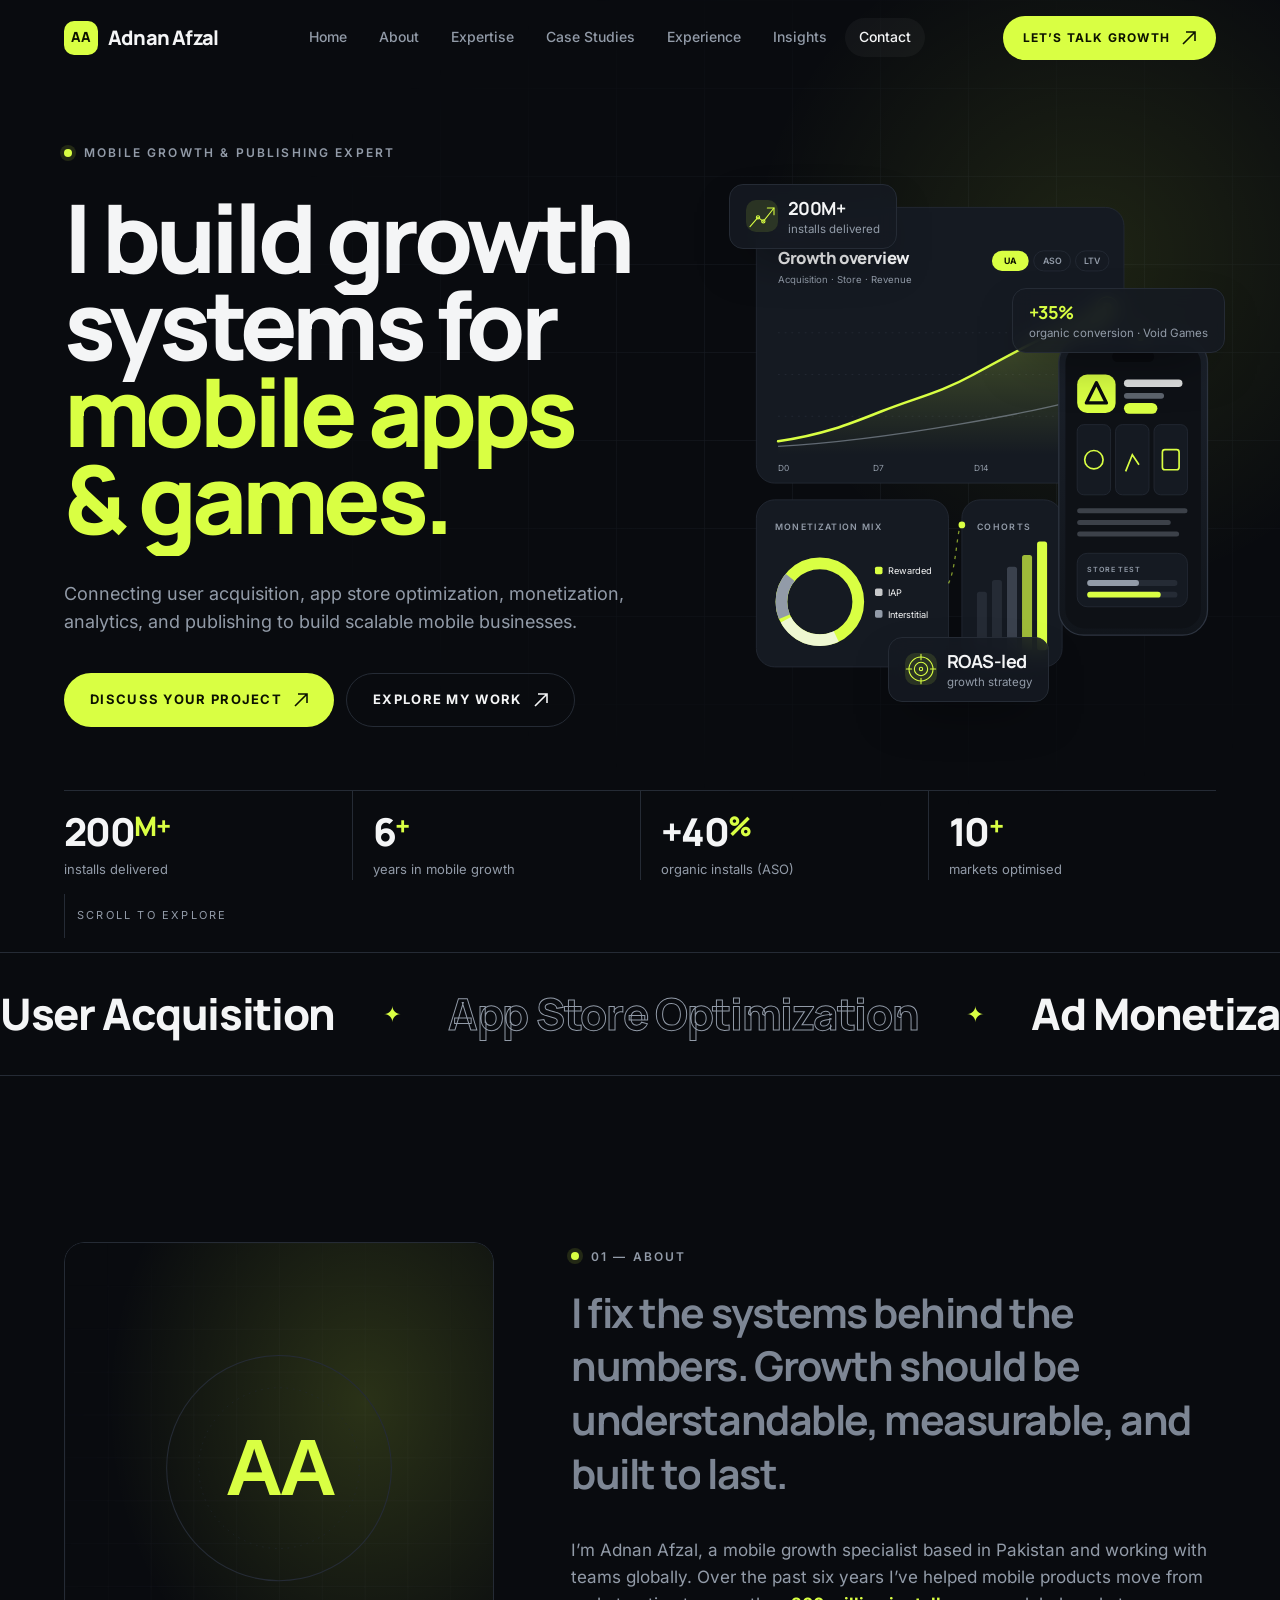
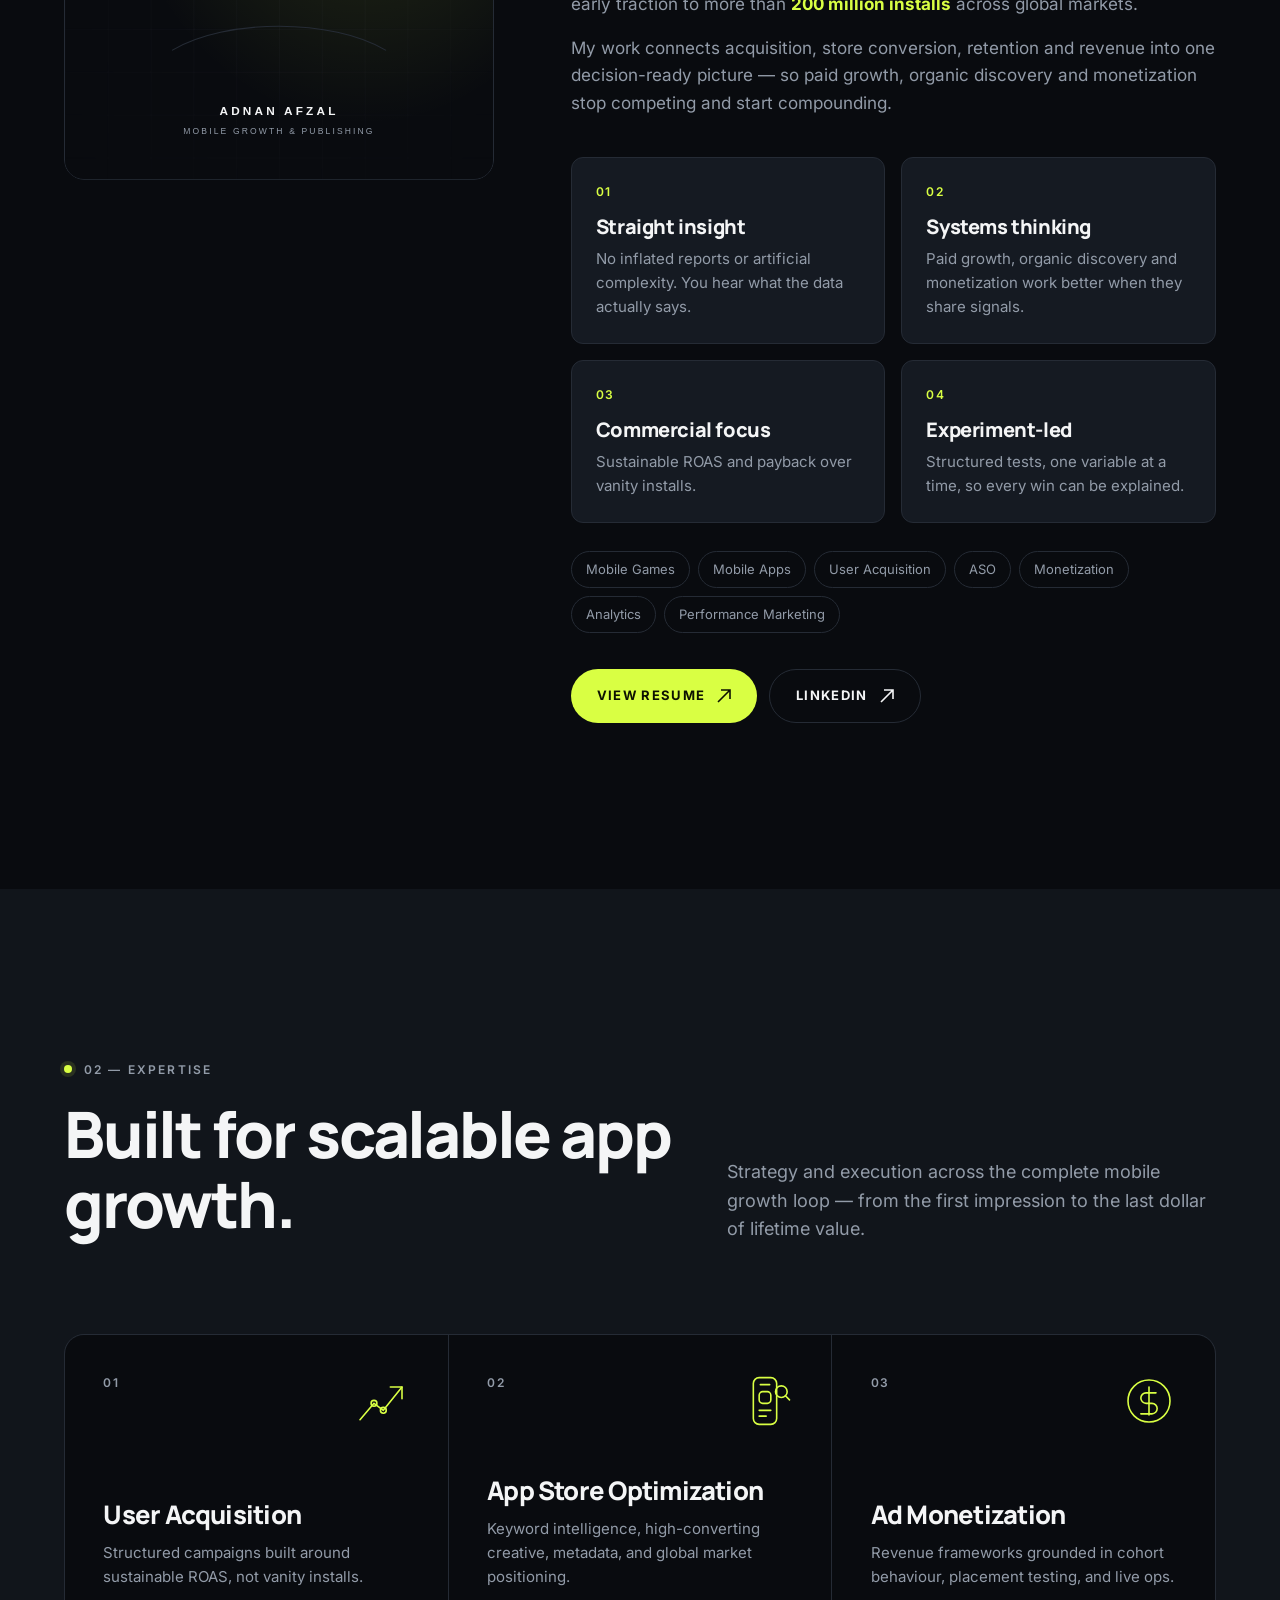
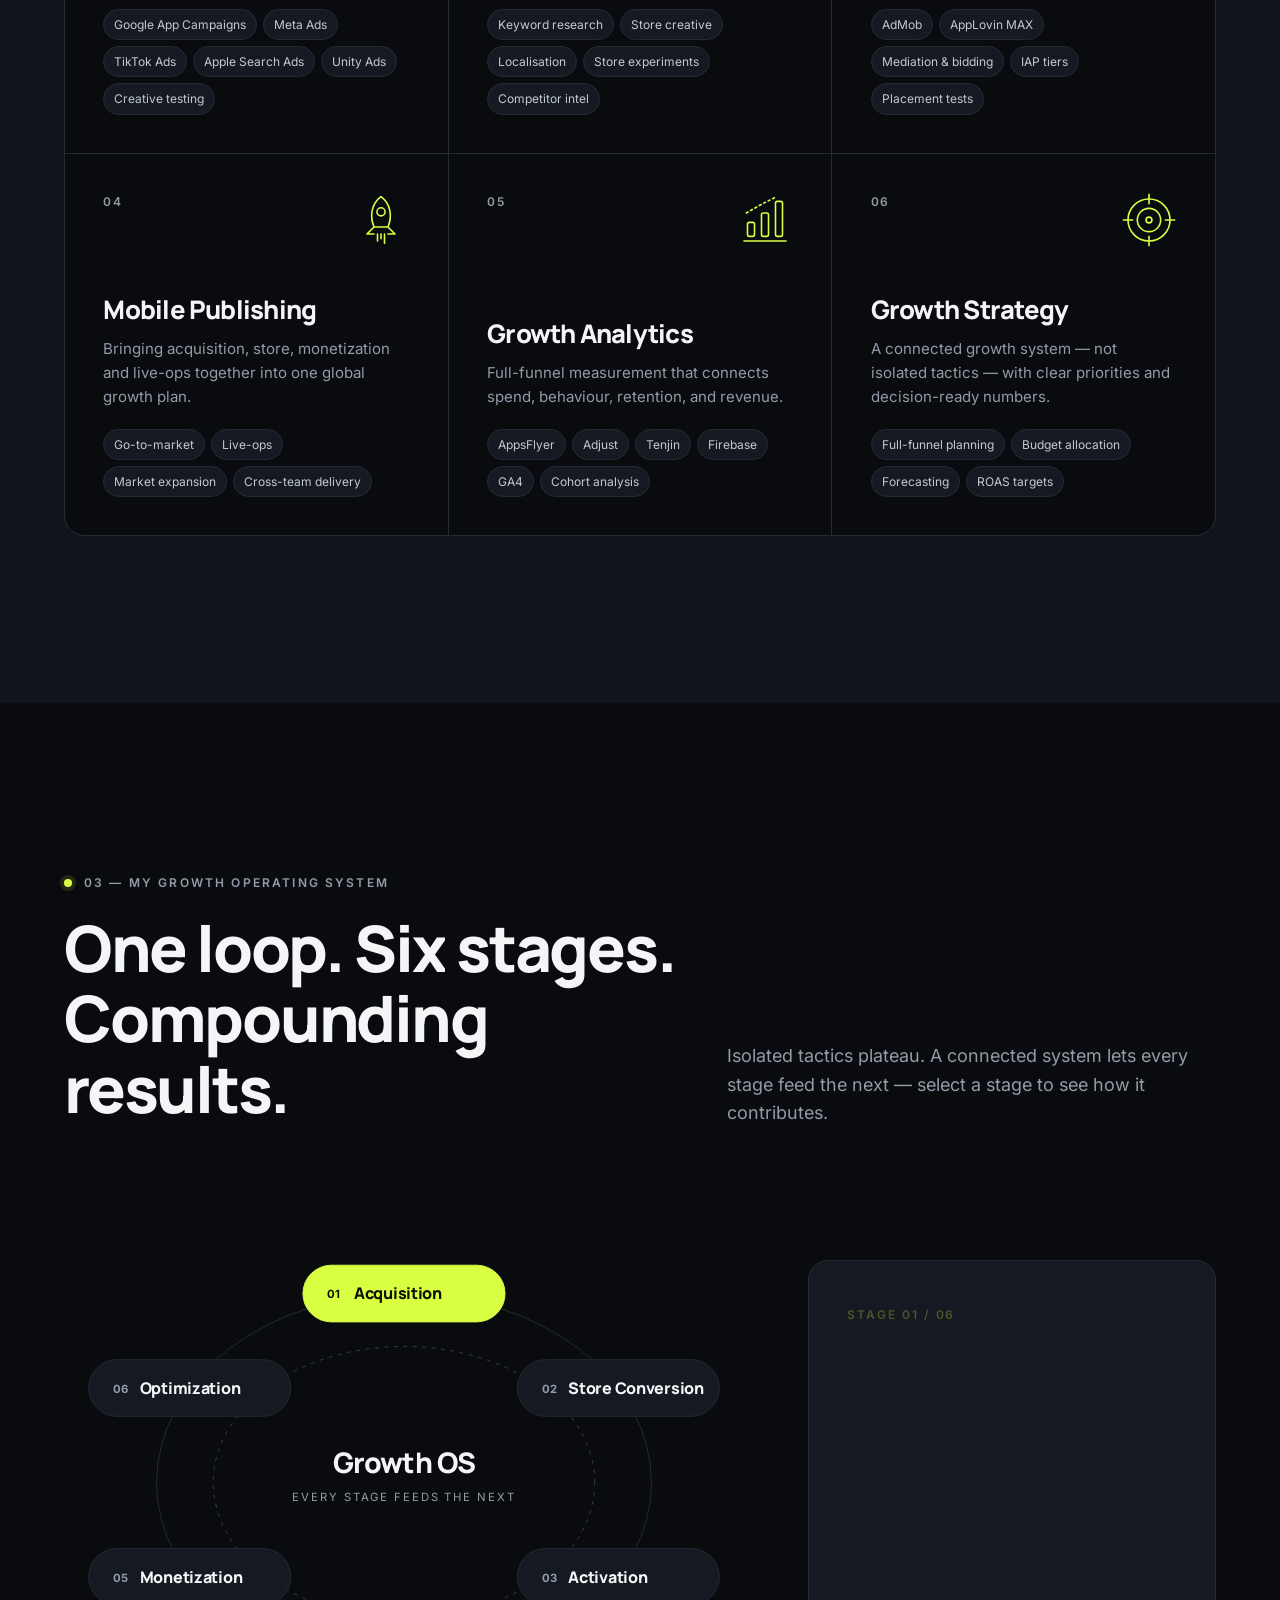
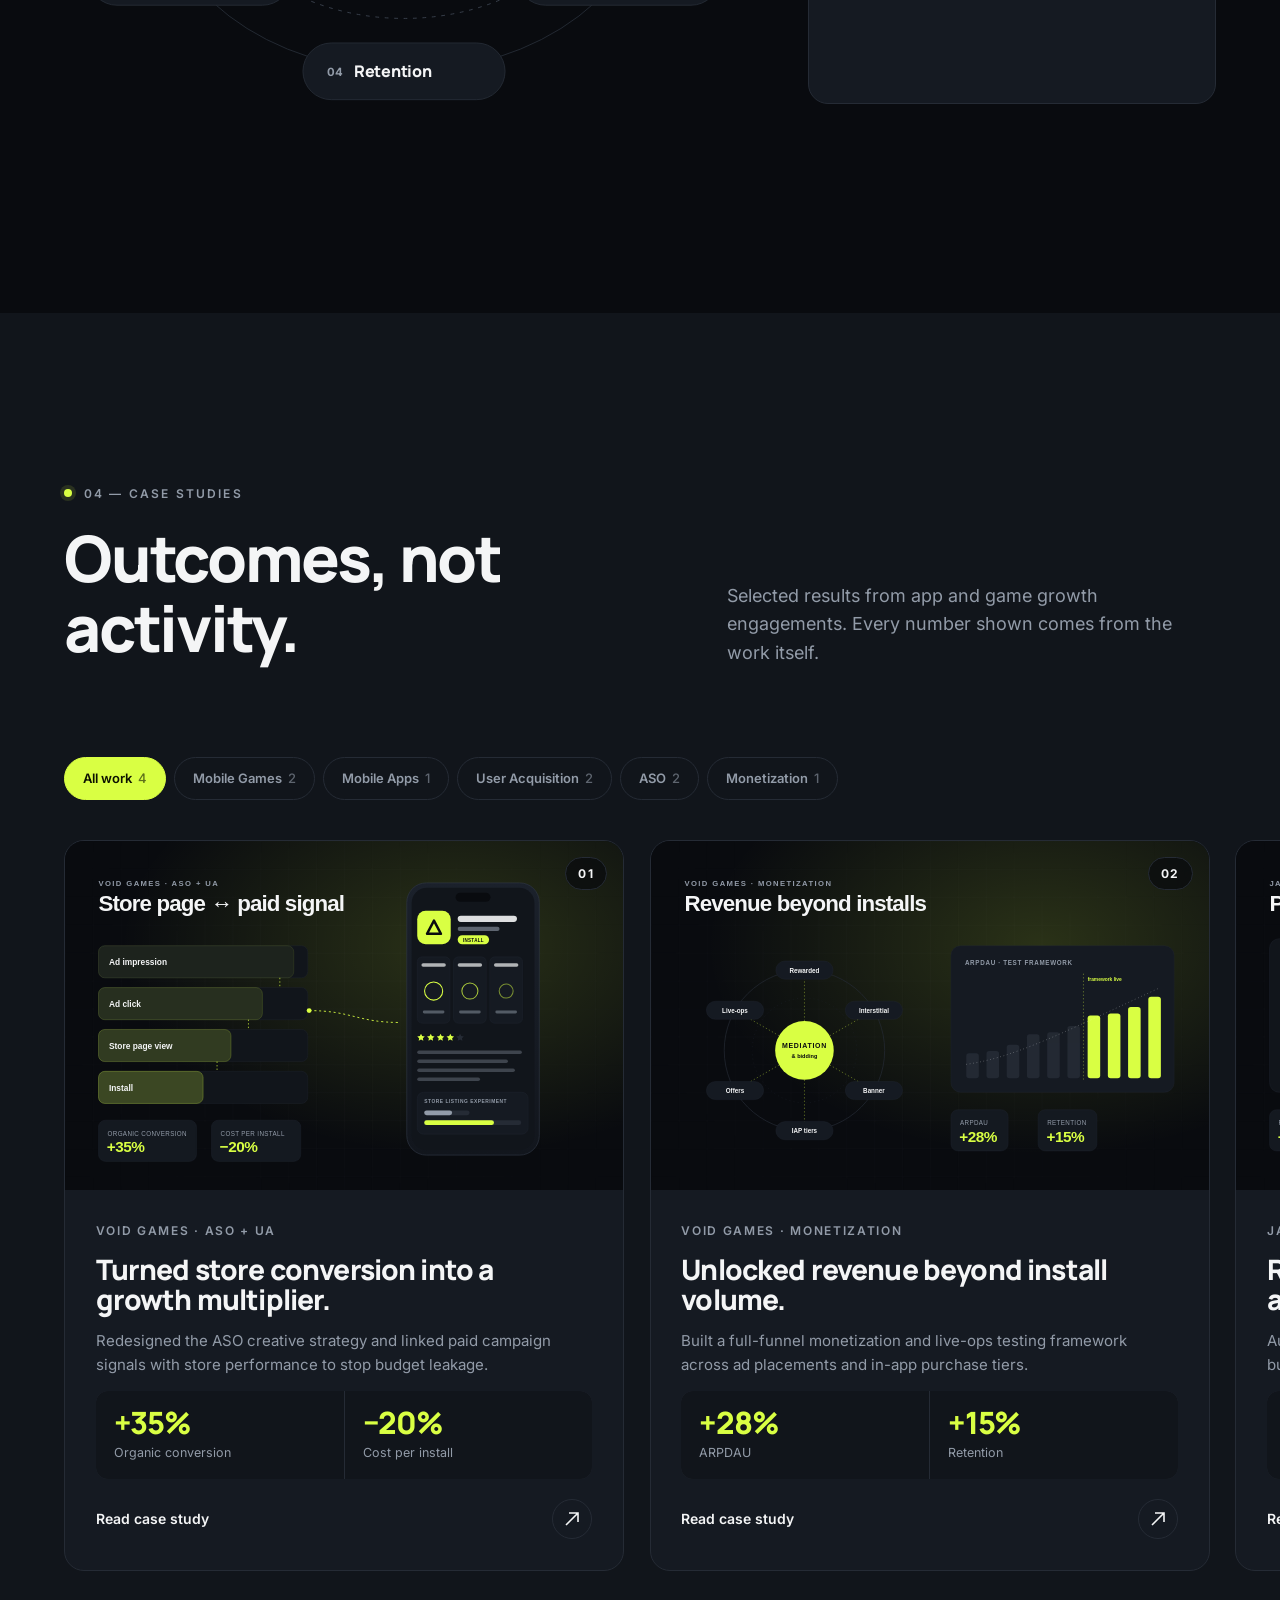
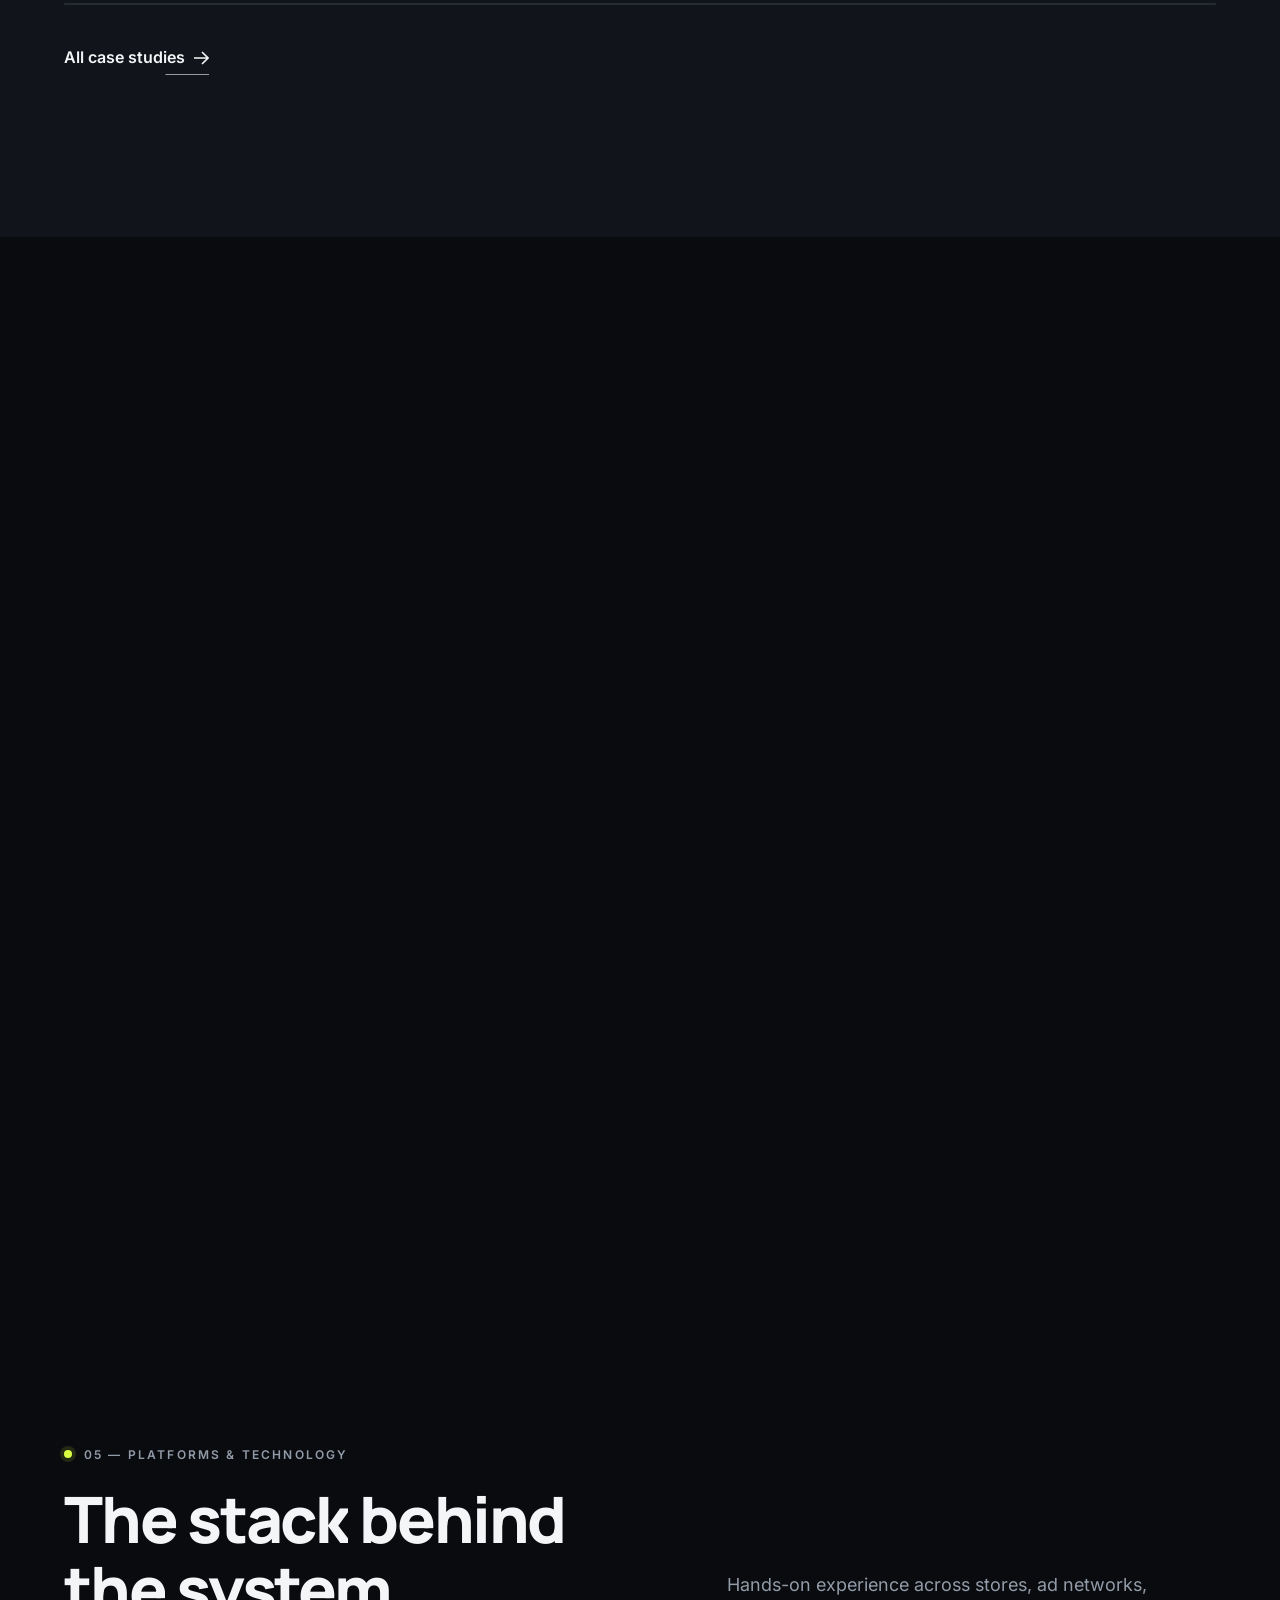
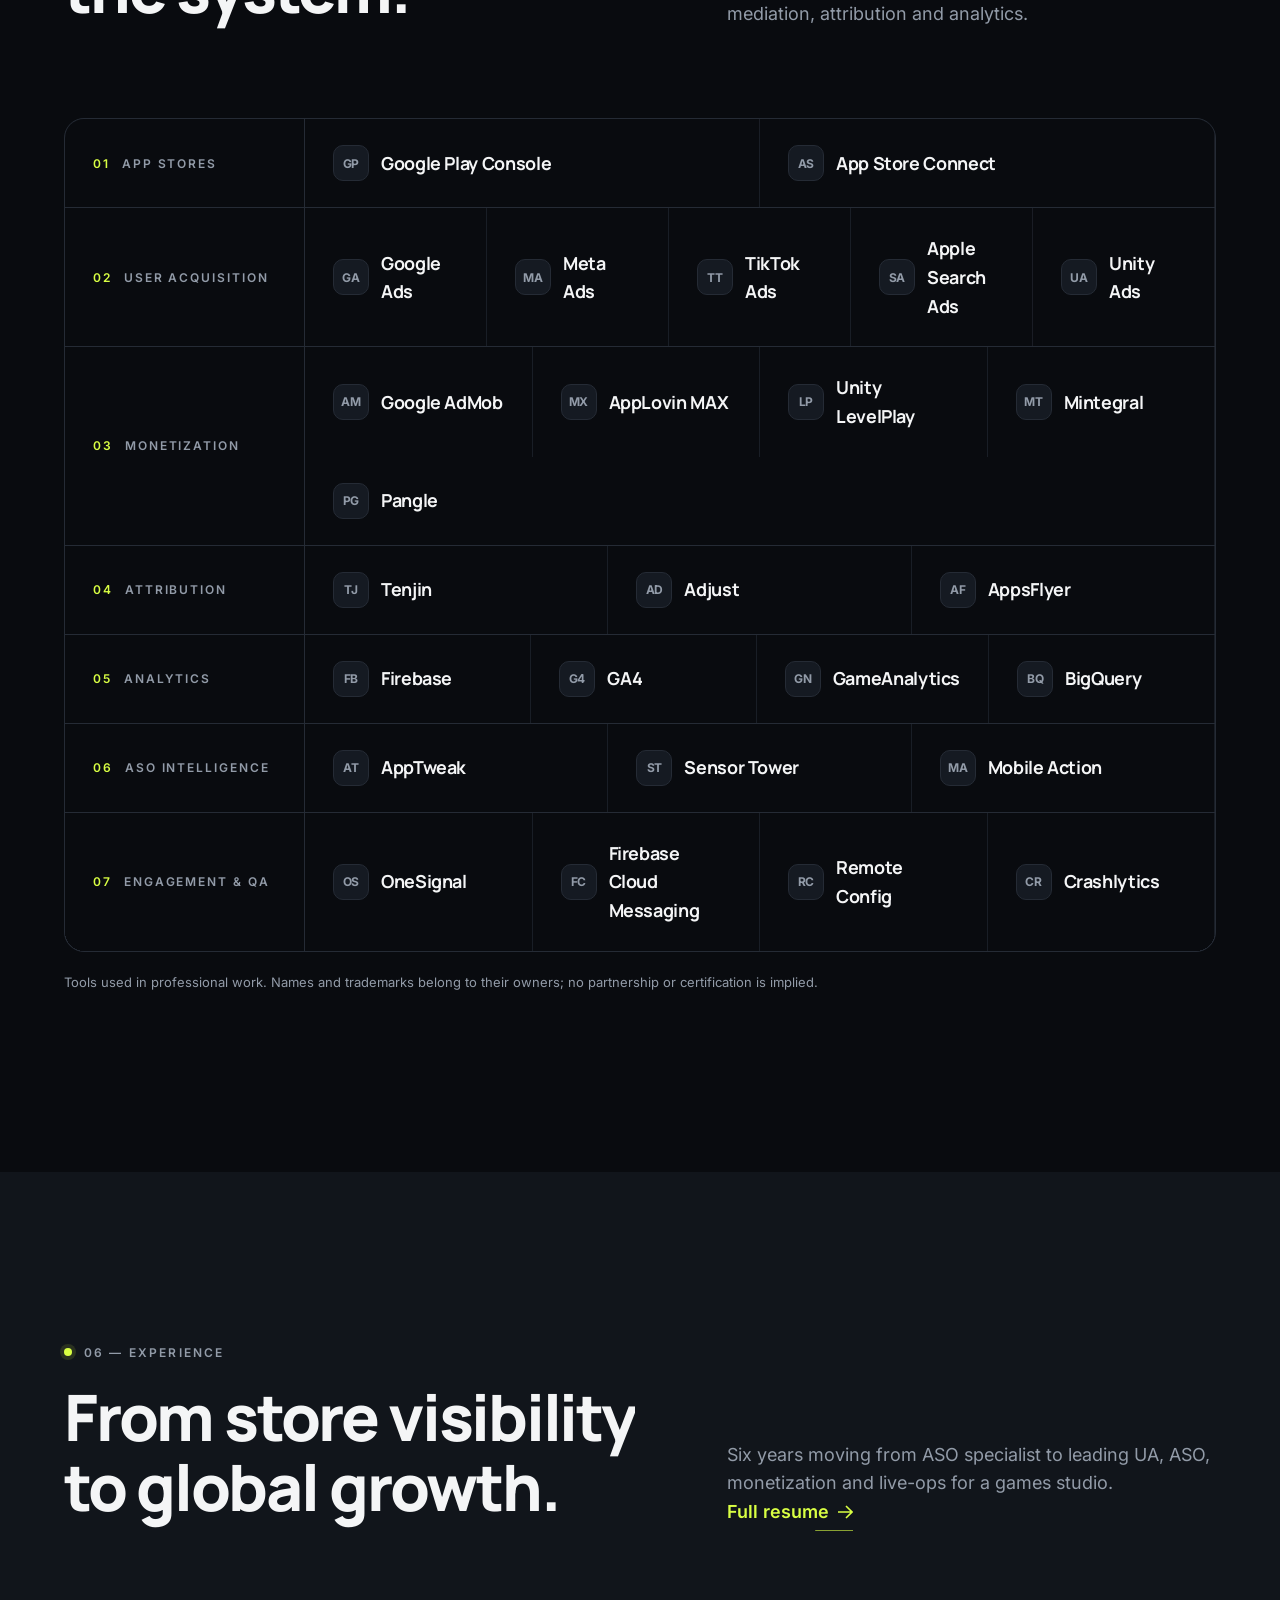
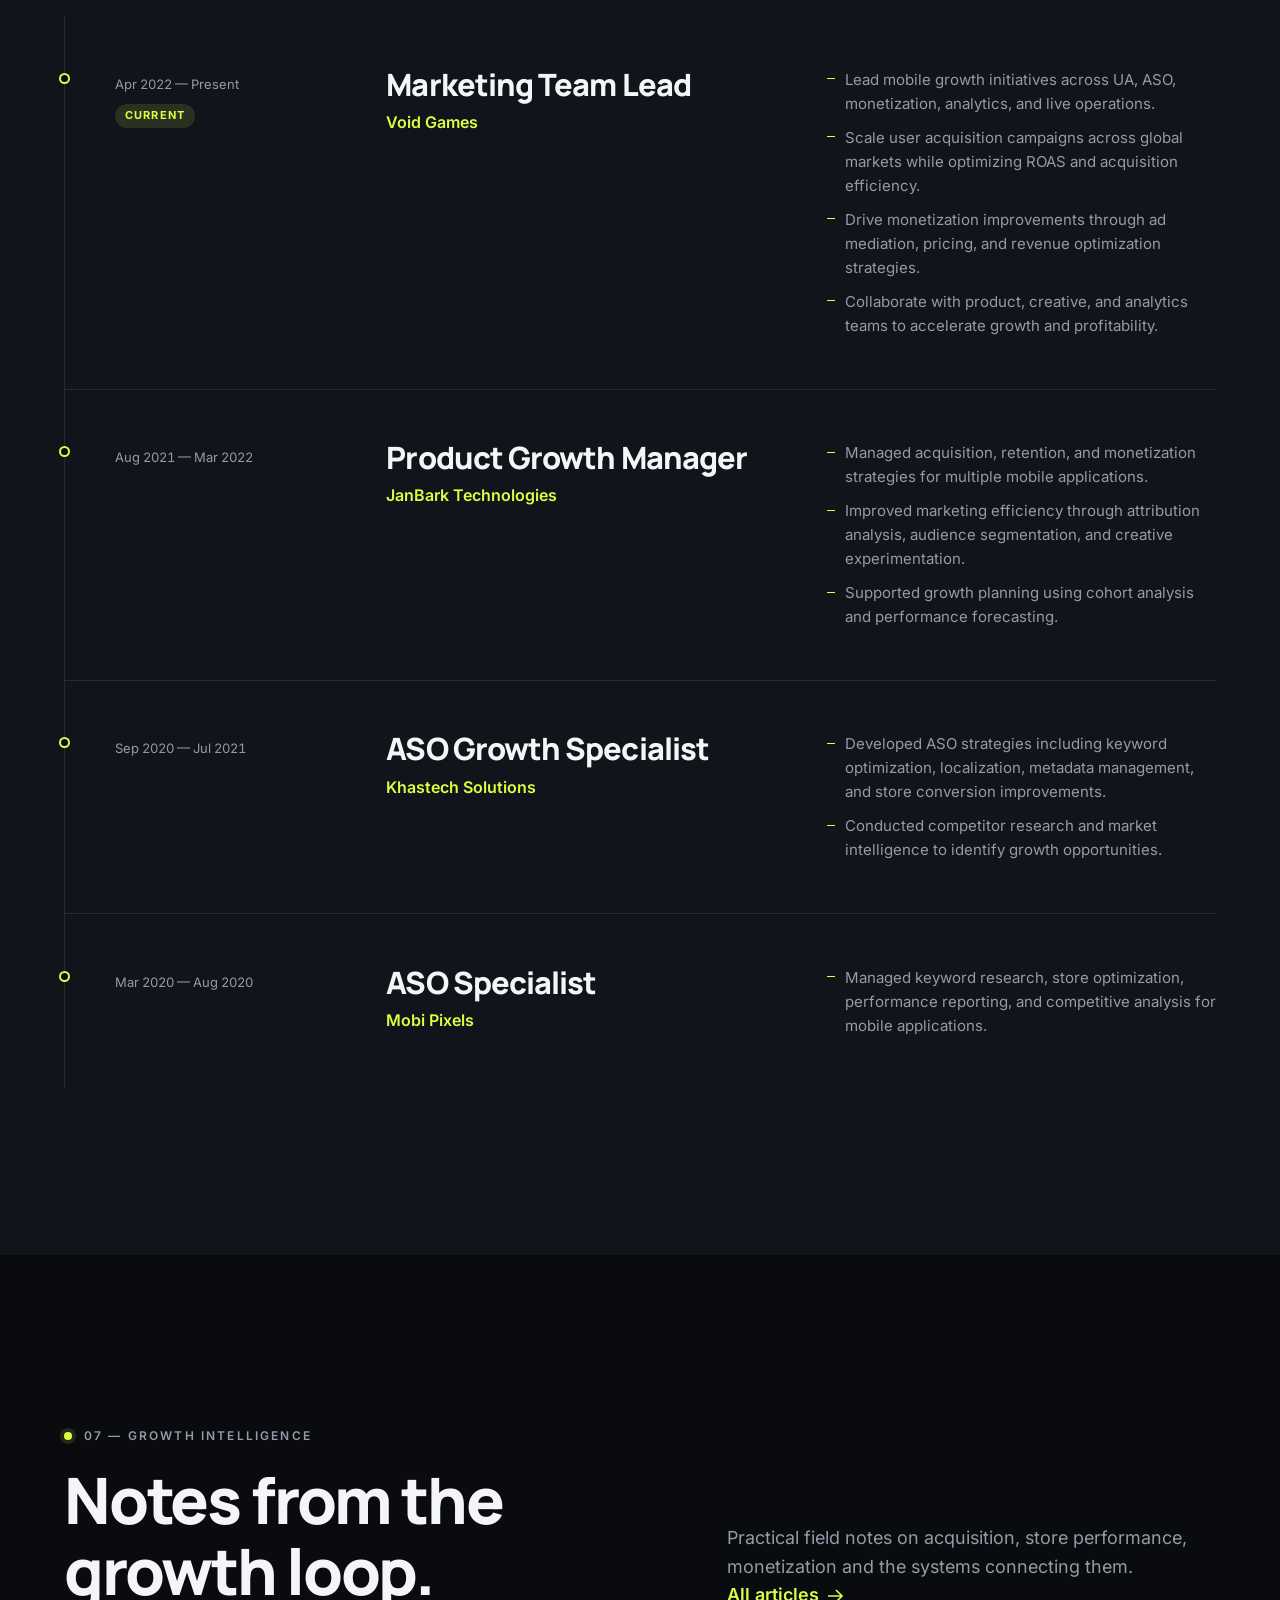
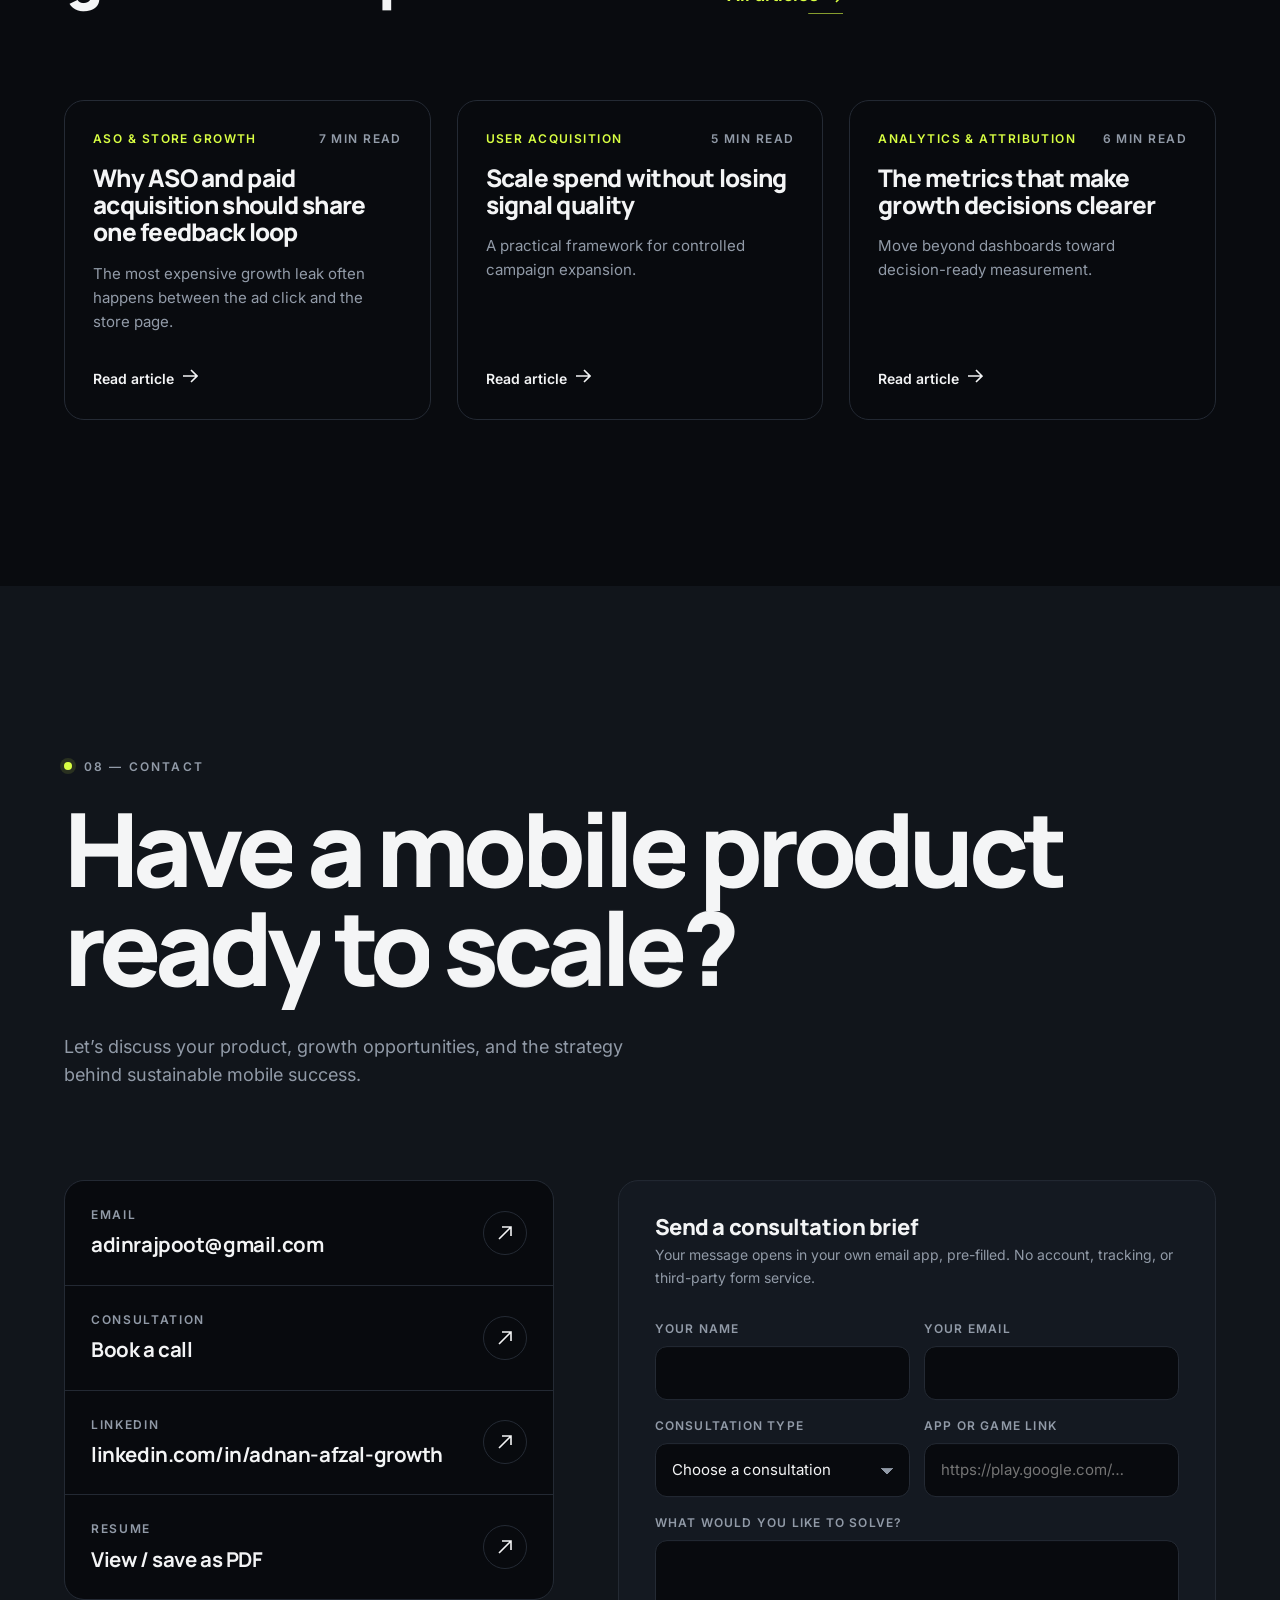
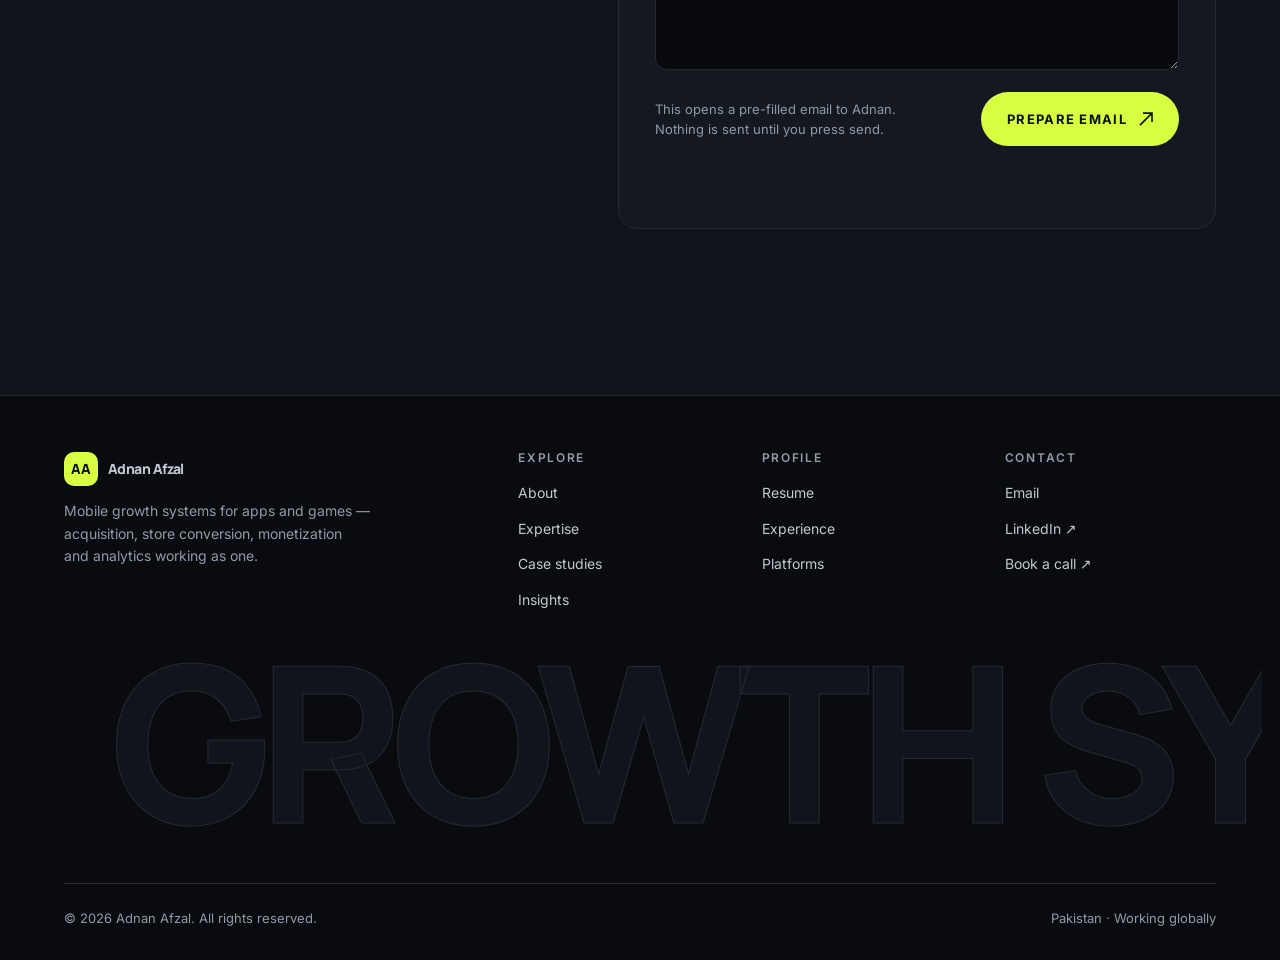
<file: index.html>
<!DOCTYPE html>
<html lang="en">
<head>
<meta charset="utf-8">
<meta name="viewport" content="width=device-width, initial-scale=1, viewport-fit=cover">
<title>Adnan Afzal — Mobile Growth &amp; Publishing Expert for Apps &amp; Games</title>
<meta name="description" content="Adnan Afzal builds growth systems for mobile apps and games — user acquisition, ASO, ad monetization, analytics and publishing. 200M+ installs delivered.">
<link rel="canonical" href="https://growthbyadnan.site/">
<meta name="author" content="Adnan Afzal">
<meta name="theme-color" content="#090B0F">
<meta name="color-scheme" content="dark">
<meta property="og:type" content="website">
<meta property="og:site_name" content="Adnan Afzal — Mobile Growth">
<meta property="og:title" content="Adnan Afzal — Mobile Growth &amp; Publishing Expert for Apps &amp; Games">
<meta property="og:description" content="Adnan Afzal builds growth systems for mobile apps and games — user acquisition, ASO, ad monetization, analytics and publishing. 200M+ installs delivered.">
<meta property="og:url" content="https://growthbyadnan.site/">
<meta property="og:image" content="https://growthbyadnan.site/assets/img/og-image.png">
<meta property="og:image:width" content="1200">
<meta property="og:image:height" content="630">
<meta name="twitter:card" content="summary_large_image">
<meta name="twitter:title" content="Adnan Afzal — Mobile Growth &amp; Publishing Expert for Apps &amp; Games">
<meta name="twitter:description" content="Adnan Afzal builds growth systems for mobile apps and games — user acquisition, ASO, ad monetization, analytics and publishing. 200M+ installs delivered.">
<meta name="twitter:image" content="https://growthbyadnan.site/assets/img/og-image.png">
<link rel="icon" href="favicon.svg" type="image/svg+xml">
<link rel="apple-touch-icon" href="apple-touch-icon.png">
<link rel="preload" href="assets/fonts/manrope-var.woff2" as="font" type="font/woff2" crossorigin>
<link rel="preload" href="assets/fonts/inter-var.woff2" as="font" type="font/woff2" crossorigin>
<link rel="stylesheet" href="assets/css/main.css">
<script>document.documentElement.classList.add('js');if(!window.matchMedia('(prefers-reduced-motion: reduce)').matches)document.documentElement.classList.add('motion');setTimeout(function(){document.documentElement.classList.add('ready-fallback')},4000);</script>
<script type="application/ld+json">{"@context": "https://schema.org", "@type": "Person", "name": "Adnan Afzal", "jobTitle": "Mobile Growth & Publishing Expert", "url": "https://growthbyadnan.site/", "email": "mailto:adinrajpoot@gmail.com", "image": "https://growthbyadnan.site/assets/img/og-image.png", "sameAs": ["https://www.linkedin.com/in/adnan-afzal-growth"], "address": {"@type": "PostalAddress", "addressCountry": "PK"}, "worksFor": {"@type": "Organization", "name": "Void Games"}, "knowsAbout": ["Mobile Growth", "User Acquisition", "App Store Optimization", "Ad Monetization", "Mobile Game Publishing", "Mobile Analytics", "ROAS Optimization"]}</script>
<script type="application/ld+json">{"@context": "https://schema.org", "@type": "WebSite", "name": "Adnan Afzal — Mobile Growth", "url": "https://growthbyadnan.site/"}</script>
</head>
<body>
<a class="skip" href="#main">Skip to content</a>
<div class="ptrans" aria-hidden="true"></div>
<header class="nav" id="top">
  <div class="wrap nav__in">
    <a class="logo" href="#top" ><span class="logo__mark" aria-hidden="true">AA</span><span>Adnan Afzal</span></a>
    <nav class="nav__links" aria-label="Primary"><a href="#top" aria-current="page">Home</a><a href="#about">About</a><a href="#expertise">Expertise</a><a href="#work">Case Studies</a><a href="#experience">Experience</a><a href="#insights">Insights</a><a href="#contact">Contact</a></nav>
    <div class="nav__cta">
      <a class="btn btn--primary btn--sm" href="#contact">Let’s talk growth <span class="arrow"><svg width="14" height="14" viewBox="0 0 14 14" fill="none" aria-hidden="true"><path d="M1 13 L13 1 M4 1 H13 V10" stroke="currentColor" stroke-width="1.6"/></svg></span></a>
      <button class="burger" type="button" aria-label="Open menu" aria-expanded="false" aria-controls="mmenu"><span></span><span></span></button>
    </div>
  </div>
  <div class="nav__progress" aria-hidden="true"></div>
</header>
<div class="mmenu" id="mmenu" aria-hidden="true">
  <nav aria-label="Mobile"><ol><li><a href="#top">Home</a></li><li><a href="#about">About</a></li><li><a href="#expertise">Expertise</a></li><li><a href="#work">Case Studies</a></li><li><a href="#experience">Experience</a></li><li><a href="#insights">Insights</a></li><li><a href="#contact">Contact</a></li></ol></nav>
  <div class="mmenu__foot">
    <a class="btn btn--primary" href="#contact">Let’s talk growth <span class="arrow"><svg width="14" height="14" viewBox="0 0 14 14" fill="none" aria-hidden="true"><path d="M1 13 L13 1 M4 1 H13 V10" stroke="currentColor" stroke-width="1.6"/></svg></span></a>
    <a href="mailto:adinrajpoot@gmail.com">adinrajpoot@gmail.com</a>
  </div>
</div>
<main id="main">
<section class="hero" aria-labelledby="hero-title">
  <div class="hero__grid-bg" aria-hidden="true"></div><div class="hero__glow" aria-hidden="true"></div>
  <div class="wrap">
    <div class="hero__layout">
      <div>
        <span class="eyebrow" data-hero="eyebrow">Mobile Growth &amp; Publishing Expert</span>
        <h1 id="hero-title" data-hero="h1"><span class="line"><span>I build growth</span></span><span class="line"><span>systems for</span></span><span class="line"><span><span class="accent">mobile apps</span></span></span><span class="line"><span><span class="accent">&amp; games.</span></span></span></h1>
        <p class="hero__lead" data-hero="fade">Connecting user acquisition, app store optimization, monetization, analytics, and publishing to build scalable mobile businesses.</p>
        <div class="hero__ctas" data-hero="fade">
          <a class="btn btn--primary" href="#contact">Discuss your project <span class="arrow"><svg width="14" height="14" viewBox="0 0 14 14" fill="none" aria-hidden="true"><path d="M1 13 L13 1 M4 1 H13 V10" stroke="currentColor" stroke-width="1.6"/></svg></span></a>
          <a class="btn btn--ghost" href="#work">Explore my work <span class="arrow"><svg width="14" height="14" viewBox="0 0 14 14" fill="none" aria-hidden="true"><path d="M1 13 L13 1 M4 1 H13 V10" stroke="currentColor" stroke-width="1.6"/></svg></span></a>
        </div>
      </div>
      <div class="hero__visual">
        <svg viewBox="0 0 560 620" role="img" aria-labelledby="hv-t" data-hero="visual">
<title id="hv-t">Illustrative mobile growth dashboard connecting acquisition, store, and monetization views</title>
<defs>
  <linearGradient id="hvA" x1="0" y1="0" x2="0" y2="1"><stop offset="0" stop-color="#D9FF43" stop-opacity=".28"/><stop offset="1" stop-color="#D9FF43" stop-opacity="0"/></linearGradient>
  <linearGradient id="hvP" x1="0" y1="0" x2="0" y2="1"><stop offset="0" stop-color="#1B212B"/><stop offset="1" stop-color="#11151B"/></linearGradient>
</defs>
<!-- main dashboard -->
<rect x="10" y="40" width="440" height="330" rx="22" fill="#151A22" stroke="#252B35"/>
<circle cx="36" cy="66" r="4.5" fill="#252B35"/><circle cx="52" cy="66" r="4.5" fill="#252B35"/><circle cx="68" cy="66" r="4.5" fill="#252B35"/>
<text x="36" y="108" font-family="Manrope, Inter, sans-serif" font-weight="800" font-size="20" fill="#F4F5F6" letter-spacing="-.5">Growth overview</text>
<text x="36" y="130" font-family="Inter, sans-serif" font-size="11.5" fill="#929BA8">Acquisition · Store · Revenue</text>
<rect x="292" y="92" width="44" height="24" rx="12" fill="#D9FF43"/><text x="314" y="108" text-anchor="middle" font-family="Inter, sans-serif" font-weight="700" font-size="10.5" fill="#0D1200">UA</text>
<rect x="342" y="92" width="44" height="24" rx="12" fill="none" stroke="#252B35"/><text x="364" y="108" text-anchor="middle" font-family="Inter, sans-serif" font-weight="600" font-size="10.5" fill="#929BA8">ASO</text>
<rect x="392" y="92" width="40" height="24" rx="12" fill="none" stroke="#252B35"/><text x="412" y="108" text-anchor="middle" font-family="Inter, sans-serif" font-weight="600" font-size="10.5" fill="#929BA8">LTV</text>
<g stroke="#252B35" stroke-dasharray="2 6"><path d="M36 190 H430"/><path d="M36 240 H430"/><path d="M36 290 H430"/></g>
<path d="M36 320 C 90 312, 120 300, 160 284 S 230 262, 270 240 S 350 196, 430 160 V 336 H 36 Z" fill="url(#hvA)"/>
<path class="hv-line" d="M36 320 C 90 312, 120 300, 160 284 S 230 262, 270 240 S 350 196, 430 160" fill="none" stroke="#D9FF43" stroke-width="3" stroke-linecap="round"/>
<path class="hv-line" d="M36 326 C 110 322, 180 312, 250 300 S 360 280, 430 262" fill="none" stroke="#929BA8" stroke-width="1.6" stroke-dasharray="3 6" opacity=".6"/>
<circle cx="430" cy="160" r="6" fill="#D9FF43"/><circle class="pulse" cx="430" cy="160" r="13" fill="none" stroke="#D9FF43"/>
<g font-family="Inter, sans-serif" font-size="10" fill="#929BA8"><text x="36" y="356">D0</text><text x="150" y="356">D7</text><text x="270" y="356">D14</text><text x="410" y="356">D30</text></g>
<!-- monetization mix card -->
<rect x="10" y="390" width="230" height="200" rx="22" fill="#151A22" stroke="#252B35"/>
<text x="32" y="426" font-family="Inter, sans-serif" font-weight="600" font-size="10.5" fill="#929BA8" letter-spacing="1.6">MONETIZATION MIX</text>
<g transform="translate(86 512) rotate(-90)">
  <circle r="46" fill="none" stroke="#252B35" stroke-width="14"/>
  <circle class="hv-line" r="46" fill="none" stroke="#D9FF43" stroke-width="14" stroke-dasharray="120 300"/>
  <circle r="46" fill="none" stroke="#F4F5F6" stroke-opacity=".8" stroke-width="14" stroke-dasharray="70 300" stroke-dashoffset="-124"/>
  <circle r="46" fill="none" stroke="#929BA8" stroke-width="14" stroke-dasharray="50 300" stroke-dashoffset="-198"/>
</g>
<g font-family="Inter, sans-serif" font-size="11" fill="#F4F5F6">
  <rect x="152" y="470" width="9" height="9" rx="2" fill="#D9FF43"/><text x="168" y="479">Rewarded</text>
  <rect x="152" y="496" width="9" height="9" rx="2" fill="#F4F5F6" fill-opacity=".8"/><text x="168" y="505">IAP</text>
  <rect x="152" y="522" width="9" height="9" rx="2" fill="#929BA8"/><text x="168" y="531">Interstitial</text>
</g>
<!-- bars card -->
<rect x="256" y="390" width="120" height="200" rx="22" fill="#151A22" stroke="#252B35"/>
<text x="274" y="426" font-family="Inter, sans-serif" font-weight="600" font-size="10.5" fill="#929BA8" letter-spacing="1.6">COHORTS</text>
<g>
  <rect class="hv-bar" x="274" y="500" width="12" height="70" rx="3" fill="#252B35"/>
  <rect class="hv-bar" x="292" y="486" width="12" height="84" rx="3" fill="#252B35"/>
  <rect class="hv-bar" x="310" y="470" width="12" height="100" rx="3" fill="#3A414D"/>
  <rect class="hv-bar" x="328" y="456" width="12" height="114" rx="3" fill="#D9FF43" fill-opacity=".7"/>
  <rect class="hv-bar" x="346" y="440" width="12" height="130" rx="3" fill="#D9FF43"/>
</g>
<!-- phone -->
<g transform="translate(372 196)">
  <rect width="178" height="356" rx="30" fill="url(#hvP)" stroke="#2E3541" stroke-width="1.5"/>
  <rect x="8" y="8" width="162" height="340" rx="23" fill="#0E1116"/>
  <rect x="64" y="16" width="50" height="13" rx="6.5" fill="#090B0F"/>
  <rect x="22" y="44" width="46" height="46" rx="12" fill="#D9FF43"/>
  <path d="M33 78 L45 54 L57 78 Z" fill="none" stroke="#090B0F" stroke-width="4" stroke-linejoin="round"/>
  <rect x="78" y="50" width="70" height="9" rx="4.5" fill="#F4F5F6" opacity=".9"/>
  <rect x="78" y="66" width="48" height="7" rx="3.5" fill="#929BA8" opacity=".6"/>
  <rect x="78" y="78" width="40" height="13" rx="6.5" fill="#D9FF43"/>
  <rect x="22" y="104" width="40" height="84" rx="8" fill="#151A22" stroke="#252B35"/>
  <rect x="68" y="104" width="40" height="84" rx="8" fill="#151A22" stroke="#252B35"/>
  <rect x="114" y="104" width="40" height="84" rx="8" fill="#151A22" stroke="#252B35"/>
  <circle cx="42" cy="146" r="11" fill="none" stroke="#D9FF43" stroke-width="2"/>
  <path d="M80 160 L88 140 L96 152" fill="none" stroke="#D9FF43" stroke-width="2"/>
  <rect x="124" y="134" width="20" height="24" rx="3" fill="none" stroke="#D9FF43" stroke-width="2"/>
  <rect x="22" y="204" width="132" height="6" rx="3" fill="#929BA8" opacity=".35"/>
  <rect x="22" y="218" width="112" height="6" rx="3" fill="#929BA8" opacity=".35"/>
  <rect x="22" y="232" width="122" height="6" rx="3" fill="#929BA8" opacity=".35"/>
  <rect x="22" y="258" width="132" height="64" rx="12" fill="#151A22" stroke="#252B35"/>
  <text x="34" y="280" font-family="Inter, sans-serif" font-size="8.5" font-weight="600" fill="#929BA8" letter-spacing="1">STORE TEST</text>
  <rect x="34" y="290" width="108" height="7" rx="3.5" fill="#252B35"/><rect x="34" y="290" width="62" height="7" rx="3.5" fill="#929BA8"/>
  <rect x="34" y="304" width="108" height="7" rx="3.5" fill="#252B35"/><rect x="34" y="304" width="88" height="7" rx="3.5" fill="#D9FF43"/>
</g>
<!-- data connections -->
<path class="flow-dash" d="M240 490 C 250 470, 250 420, 256 420" fill="none" stroke="#D9FF43" stroke-opacity=".6" stroke-width="1.5"/>
<path class="flow-dash" d="M430 160 C 470 160, 470 190, 470 196" fill="none" stroke="#D9FF43" stroke-opacity=".6" stroke-width="1.5"/>
<circle class="pulse" cx="470" cy="196" r="4" fill="#D9FF43"/>
<circle class="pulse" cx="256" cy="420" r="4" fill="#D9FF43"/>
</svg>
        <div class="hv-float" data-depth="1.4" style="left:-4%;top:2%"><div class="chip"><span class="chip__dot"><svg class="" viewBox="0 0 48 48" fill="none" stroke="currentColor" stroke-width="1.6" stroke-linecap="round" stroke-linejoin="round" aria-hidden="true"><path d="M6 40 L18 26 L26 32 L42 12"/><path d="M32 12 H42 V22"/><circle cx="18" cy="26" r="2.5"/><circle cx="26" cy="32" r="2.5"/></svg></span><div><strong>200M+</strong><small>installs delivered</small></div></div></div>
        <div class="hv-float" data-depth="-1" style="right:-2%;top:22%"><div class="chip"><div><strong class="accent">+35%</strong><small>organic conversion · Void Games</small></div></div></div>
        <div class="hv-float" data-depth="0.8" style="left:30%;bottom:-2%"><div class="chip"><span class="chip__dot"><svg class="" viewBox="0 0 48 48" fill="none" stroke="currentColor" stroke-width="1.6" stroke-linecap="round" stroke-linejoin="round" aria-hidden="true"><circle cx="24" cy="24" r="18"/><circle cx="24" cy="24" r="10"/><circle cx="24" cy="24" r="2.5"/><path d="M24 2 V10 M24 38 V46 M2 24 H10 M38 24 H46"/></svg></span><div><strong>ROAS-led</strong><small>growth strategy</small></div></div></div>
      </div>
    </div>
    <div class="hero__meta" data-hero="fade"><div class="stat"><div class="stat__num" data-count="200"><span class="n">200</span><span class="accent">M+</span></div><div class="stat__label">installs delivered</div></div><div class="stat"><div class="stat__num" data-count="6"><span class="n">6</span><span class="accent">+</span></div><div class="stat__label">years in mobile growth</div></div><div class="stat"><div class="stat__num" data-count="40">+<span class="n">40</span><span class="accent">%</span></div><div class="stat__label">organic installs (ASO)</div></div><div class="stat"><div class="stat__num" data-count="10"><span class="n">10</span><span class="accent">+</span></div><div class="stat__label">markets optimised</div></div></div>
  </div>
  <div class="scroll-cue" aria-hidden="true"><span class="scroll-cue__bar"></span>Scroll to explore</div>
</section>

<div class="marquee" aria-hidden="true"><div class="marquee__track"><span class="marquee__item">User Acquisition</span><span class="marquee__item">App Store Optimization</span><span class="marquee__item">Ad Monetization</span><span class="marquee__item">Mobile Publishing</span><span class="marquee__item">Growth Analytics</span><span class="marquee__item">ROAS Optimization</span><span class="marquee__item">Live-ops</span></div><div class="marquee__track"><span class="marquee__item">User Acquisition</span><span class="marquee__item">App Store Optimization</span><span class="marquee__item">Ad Monetization</span><span class="marquee__item">Mobile Publishing</span><span class="marquee__item">Growth Analytics</span><span class="marquee__item">ROAS Optimization</span><span class="marquee__item">Live-ops</span></div></div>

<section class="section" id="about" aria-labelledby="about-title">
  <div class="wrap about">
    <div>
      <div class="portrait" data-clip>
        <img src="assets/img/portrait-placeholder.svg" alt="Portrait placeholder for Adnan Afzal" width="800" height="1000" loading="lazy" decoding="async">
      </div>
    </div>
    <div>
      <span class="eyebrow">01 — About</span>
      <h2 id="about-title" class="about__statement" data-scrub-words>I fix the systems behind the numbers. Growth should be understandable, measurable, and built to last.</h2>
      <div class="about__body" data-reveal>
        <p>I’m Adnan Afzal, a mobile growth specialist based in Pakistan and working with teams globally. Over the past six years I’ve helped mobile products move from early traction to more than <strong class="accent">200 million installs</strong> across global markets.</p>
        <p>My work connects acquisition, store conversion, retention and revenue into one decision-ready picture — so paid growth, organic discovery and monetization stop competing and start compounding.</p>
      </div>
      <div class="principles">
        <div class="principle" data-reveal><div class="principle__n">01</div><h3>Straight insight</h3><p>No inflated reports or artificial complexity. You hear what the data actually says.</p></div>
        <div class="principle" data-reveal><div class="principle__n">02</div><h3>Systems thinking</h3><p>Paid growth, organic discovery and monetization work better when they share signals.</p></div>
        <div class="principle" data-reveal><div class="principle__n">03</div><h3>Commercial focus</h3><p>Sustainable ROAS and payback over vanity installs.</p></div>
        <div class="principle" data-reveal><div class="principle__n">04</div><h3>Experiment-led</h3><p>Structured tests, one variable at a time, so every win can be explained.</p></div>
      </div>
      <div class="tags" data-reveal><span class="tag">Mobile Games</span><span class="tag">Mobile Apps</span><span class="tag">User Acquisition</span><span class="tag">ASO</span><span class="tag">Monetization</span><span class="tag">Analytics</span><span class="tag">Performance Marketing</span></div>
      <div class="about__actions" data-reveal>
        <a class="btn btn--primary" href="resume.html">View resume <span class="arrow"><svg width="14" height="14" viewBox="0 0 14 14" fill="none" aria-hidden="true"><path d="M1 13 L13 1 M4 1 H13 V10" stroke="currentColor" stroke-width="1.6"/></svg></span></a>
        <a class="btn btn--ghost" href="https://www.linkedin.com/in/adnan-afzal-growth" target="_blank" rel="noopener">LinkedIn <span class="arrow"><svg width="14" height="14" viewBox="0 0 14 14" fill="none" aria-hidden="true"><path d="M1 13 L13 1 M4 1 H13 V10" stroke="currentColor" stroke-width="1.6"/></svg></span></a>
      </div>
    </div>
  </div>
</section>

<section class="section section--alt" id="expertise" aria-labelledby="exp-title">
  <div class="wrap">
    <div class="sec-head">
      <div><span class="eyebrow">02 — Expertise</span><h2 id="exp-title" data-split>Built for scalable app growth.</h2></div>
      <p data-reveal>Strategy and execution across the complete mobile growth loop — from the first impression to the last dollar of lifetime value.</p>
    </div>
    <div class="xgrid"><article class="xcard" data-reveal><div class="xcard__top"><span class="xcard__n">01</span><svg class="xicon" viewBox="0 0 48 48" fill="none" stroke="currentColor" stroke-width="1.6" stroke-linecap="round" stroke-linejoin="round" aria-hidden="true"><path d="M6 40 L18 26 L26 32 L42 12"/><path d="M32 12 H42 V22"/><circle cx="18" cy="26" r="2.5"/><circle cx="26" cy="32" r="2.5"/></svg></div>
<h3>User Acquisition</h3><p>Structured campaigns built around sustainable ROAS, not vanity installs.</p><ul><li>Google App Campaigns</li><li>Meta Ads</li><li>TikTok Ads</li><li>Apple Search Ads</li><li>Unity Ads</li><li>Creative testing</li></ul></article><article class="xcard" data-reveal><div class="xcard__top"><span class="xcard__n">02</span><svg class="xicon" viewBox="0 0 48 48" fill="none" stroke="currentColor" stroke-width="1.6" stroke-linecap="round" stroke-linejoin="round" aria-hidden="true"><rect x="14" y="4" width="20" height="40" rx="5"/><path d="M20 10 H28"/><rect x="19" y="16" width="10" height="10" rx="3"/><path d="M19 32 H29 M19 37 H25"/><circle cx="38" cy="16" r="5"/><path d="M41.5 19.5 L45 23"/></svg></div>
<h3>App Store Optimization</h3><p>Keyword intelligence, high-converting creative, metadata, and global market positioning.</p><ul><li>Keyword research</li><li>Store creative</li><li>Localisation</li><li>Store experiments</li><li>Competitor intel</li></ul></article><article class="xcard" data-reveal><div class="xcard__top"><span class="xcard__n">03</span><svg class="xicon" viewBox="0 0 48 48" fill="none" stroke="currentColor" stroke-width="1.6" stroke-linecap="round" stroke-linejoin="round" aria-hidden="true"><circle cx="24" cy="24" r="18"/><path d="M24 12 V36"/><path d="M30 17 H21.5 a4.5 4.5 0 0 0 0 9 h5 a4.5 4.5 0 0 1 0 9 H17"/></svg></div>
<h3>Ad Monetization</h3><p>Revenue frameworks grounded in cohort behaviour, placement testing, and live ops.</p><ul><li>AdMob</li><li>AppLovin MAX</li><li>Mediation & bidding</li><li>IAP tiers</li><li>Placement tests</li></ul></article><article class="xcard" data-reveal><div class="xcard__top"><span class="xcard__n">04</span><svg class="xicon" viewBox="0 0 48 48" fill="none" stroke="currentColor" stroke-width="1.6" stroke-linecap="round" stroke-linejoin="round" aria-hidden="true"><path d="M24 4 C32 10 34 20 30 30 H18 C14 20 16 10 24 4 Z"/><circle cx="24" cy="17" r="3.5"/><path d="M18 30 L12 36 L18 36 M30 30 L36 36 L30 36"/><path d="M21 36 V42 M27 36 V44 M24 36 V40"/></svg></div>
<h3>Mobile Publishing</h3><p>Bringing acquisition, store, monetization and live-ops together into one global growth plan.</p><ul><li>Go-to-market</li><li>Live-ops</li><li>Market expansion</li><li>Cross-team delivery</li></ul></article><article class="xcard" data-reveal><div class="xcard__top"><span class="xcard__n">05</span><svg class="xicon" viewBox="0 0 48 48" fill="none" stroke="currentColor" stroke-width="1.6" stroke-linecap="round" stroke-linejoin="round" aria-hidden="true"><path d="M6 42 H42"/><rect x="9" y="26" width="6" height="12" rx="1.5"/><rect x="21" y="18" width="6" height="20" rx="1.5"/><rect x="33" y="8" width="6" height="30" rx="1.5"/><path d="M8 18 L22 10 L34 4" stroke-dasharray="2 3"/></svg></div>
<h3>Growth Analytics</h3><p>Full-funnel measurement that connects spend, behaviour, retention, and revenue.</p><ul><li>AppsFlyer</li><li>Adjust</li><li>Tenjin</li><li>Firebase</li><li>GA4</li><li>Cohort analysis</li></ul></article><article class="xcard" data-reveal><div class="xcard__top"><span class="xcard__n">06</span><svg class="xicon" viewBox="0 0 48 48" fill="none" stroke="currentColor" stroke-width="1.6" stroke-linecap="round" stroke-linejoin="round" aria-hidden="true"><circle cx="24" cy="24" r="18"/><circle cx="24" cy="24" r="10"/><circle cx="24" cy="24" r="2.5"/><path d="M24 2 V10 M24 38 V46 M2 24 H10 M38 24 H46"/></svg></div>
<h3>Growth Strategy</h3><p>A connected growth system — not isolated tactics — with clear priorities and decision-ready numbers.</p><ul><li>Full-funnel planning</li><li>Budget allocation</li><li>Forecasting</li><li>ROAS targets</li></ul></article></div>
  </div>
</section>

<section class="section" id="system" aria-labelledby="gos-title">
  <div class="wrap">
    <div class="sec-head">
      <div><span class="eyebrow">03 — My Growth Operating System</span><h2 id="gos-title" data-split>One loop. Six stages. Compounding results.</h2></div>
      <p data-reveal>Isolated tactics plateau. A connected system lets every stage feed the next — select a stage to see how it contributes.</p>
    </div>
    <div class="gos">
      <div><svg class="gos__svg" viewBox="0 0 720 560" role="group" aria-label="Growth operating system: six connected stages">
<defs><marker id="arr" viewBox="0 0 10 10" refX="5" refY="5" markerWidth="7" markerHeight="7" orient="auto-start-reverse"><path d="M0 0 L10 5 L0 10 z" fill="#D9FF43"/></marker></defs>
<ellipse cx="360" cy="280" rx="262" ry="200" fill="none" stroke="#252B35" stroke-width="1"/>
<path class="gos__path" d="M 360 80 A 262 200 0 1 1 359 80" fill="none" stroke="#D9FF43" stroke-width="2"/>
<ellipse class="flow-dash" cx="360" cy="280" rx="202" ry="144" fill="none" stroke="#3A414D"/>
<text x="360" y="270" text-anchor="middle" font-family="Manrope, Inter, sans-serif" font-size="30" font-weight="800" fill="#F4F5F6" letter-spacing="-1">Growth OS</text>
<text x="360" y="300" text-anchor="middle" font-family="Inter, sans-serif" font-size="12" fill="#929BA8" letter-spacing="2">EVERY STAGE FEEDS THE NEXT</text>
<g class="gos__node is-active" data-stage="acquisition" tabindex="0" role="button" aria-pressed="true" aria-label="Stage 1: Acquisition">
  <rect class="n-bg" x="253.0" y="50.0" width="214" height="60" rx="30" fill="#151A22" stroke="#252B35"/>
  <text x="279.0" y="85.0" font-family="Inter, sans-serif" font-size="12" font-weight="700" fill="#929BA8">01</text>
  <text x="307.0" y="86.0" font-family="Manrope, Inter, sans-serif" font-size="17" font-weight="800" fill="#F4F5F6" letter-spacing="-.3">Acquisition</text>
</g><g class="gos__node" data-stage="conversion" tabindex="0" role="button" aria-pressed="false" aria-label="Stage 2: Store Conversion">
  <rect class="n-bg" x="479.9" y="150.0" width="214" height="60" rx="30" fill="#151A22" stroke="#252B35"/>
  <text x="505.9" y="185.0" font-family="Inter, sans-serif" font-size="12" font-weight="700" fill="#929BA8">02</text>
  <text x="533.9" y="186.0" font-family="Manrope, Inter, sans-serif" font-size="17" font-weight="800" fill="#F4F5F6" letter-spacing="-.3">Store Conversion</text>
</g><g class="gos__node" data-stage="activation" tabindex="0" role="button" aria-pressed="false" aria-label="Stage 3: Activation">
  <rect class="n-bg" x="479.9" y="350.0" width="214" height="60" rx="30" fill="#151A22" stroke="#252B35"/>
  <text x="505.9" y="385.0" font-family="Inter, sans-serif" font-size="12" font-weight="700" fill="#929BA8">03</text>
  <text x="533.9" y="386.0" font-family="Manrope, Inter, sans-serif" font-size="17" font-weight="800" fill="#F4F5F6" letter-spacing="-.3">Activation</text>
</g><g class="gos__node" data-stage="retention" tabindex="0" role="button" aria-pressed="false" aria-label="Stage 4: Retention">
  <rect class="n-bg" x="253.0" y="450.0" width="214" height="60" rx="30" fill="#151A22" stroke="#252B35"/>
  <text x="279.0" y="485.0" font-family="Inter, sans-serif" font-size="12" font-weight="700" fill="#929BA8">04</text>
  <text x="307.0" y="486.0" font-family="Manrope, Inter, sans-serif" font-size="17" font-weight="800" fill="#F4F5F6" letter-spacing="-.3">Retention</text>
</g><g class="gos__node" data-stage="monetization" tabindex="0" role="button" aria-pressed="false" aria-label="Stage 5: Monetization">
  <rect class="n-bg" x="26.1" y="350.0" width="214" height="60" rx="30" fill="#151A22" stroke="#252B35"/>
  <text x="52.1" y="385.0" font-family="Inter, sans-serif" font-size="12" font-weight="700" fill="#929BA8">05</text>
  <text x="80.1" y="386.0" font-family="Manrope, Inter, sans-serif" font-size="17" font-weight="800" fill="#F4F5F6" letter-spacing="-.3">Monetization</text>
</g><g class="gos__node" data-stage="optimization" tabindex="0" role="button" aria-pressed="false" aria-label="Stage 6: Optimization">
  <rect class="n-bg" x="26.1" y="150.0" width="214" height="60" rx="30" fill="#151A22" stroke="#252B35"/>
  <text x="52.1" y="185.0" font-family="Inter, sans-serif" font-size="12" font-weight="700" fill="#929BA8">06</text>
  <text x="80.1" y="186.0" font-family="Manrope, Inter, sans-serif" font-size="17" font-weight="800" fill="#F4F5F6" letter-spacing="-.3">Optimization</text>
</g>
</svg><div class="gos__list" role="group" aria-label="Growth stages"><button type="button" class="gos__node is-active" data-stage="acquisition" aria-pressed="true"><span>01</span>Acquisition</button><button type="button" class="gos__node" data-stage="conversion" aria-pressed="false"><span>02</span>Store Conversion</button><button type="button" class="gos__node" data-stage="activation" aria-pressed="false"><span>03</span>Activation</button><button type="button" class="gos__node" data-stage="retention" aria-pressed="false"><span>04</span>Retention</button><button type="button" class="gos__node" data-stage="monetization" aria-pressed="false"><span>05</span>Monetization</button><button type="button" class="gos__node" data-stage="optimization" aria-pressed="false"><span>06</span>Optimization</button></div></div>
      <div class="gos__panel" aria-live="polite">
        <div class="gos__step">STAGE 01 / 06</div>
        <h3>Acquisition</h3>
        <p>Buy and earn the right users, not just the cheapest installs. Campaign structure, bidding and creative are judged on downstream value — retention and revenue — so spend scales without diluting quality.</p>
        <dl><div><dt>Levers</dt><dd data-lever>Campaign structure, bid strategy, creative testing, channel mix</dd></div>
        <div><dt>Signals I watch</dt><dd data-signal>CPI, install-to-D1 quality, cohort ROAS</dd></div></dl>
      </div>
    </div>
  </div>
</section>

<section class="section section--alt" id="work" aria-labelledby="work-title" data-filter-scope>
  <div class="wrap">
    <div class="sec-head">
      <div><span class="eyebrow">04 — Case Studies</span><h2 id="work-title" data-split>Outcomes, not activity.</h2></div>
      <p data-reveal>Selected results from app and game growth engagements. Every number shown comes from the work itself.</p>
    </div>
    <div class="filters" role="group" aria-label="Filter case studies"><button type="button" class="filter" data-filter="all" aria-pressed="true">All work<span class="filter__count"></span></button><button type="button" class="filter" data-filter="games" aria-pressed="false">Mobile Games<span class="filter__count"></span></button><button type="button" class="filter" data-filter="apps" aria-pressed="false">Mobile Apps<span class="filter__count"></span></button><button type="button" class="filter" data-filter="ua" aria-pressed="false">User Acquisition<span class="filter__count"></span></button><button type="button" class="filter" data-filter="aso" aria-pressed="false">ASO<span class="filter__count"></span></button><button type="button" class="filter" data-filter="monetization" aria-pressed="false">Monetization<span class="filter__count"></span></button></div><p class="sr-only" aria-live="polite" data-filter-live></p>
  </div>
  <div class="hscroll" data-pin>
    <div class="wrap"><div class="hscroll__track"><article class="case" data-cats="games aso ua" data-cursor="View">
  <div class="case__media"><span class="case__idx">01</span><img src="assets/img/cases/void-games-aso-ua.svg" alt="Illustration for the Void Games ASO + UA case study" width="1600" height="1000" loading="lazy" decoding="async"></div>
  <div class="case__body">
    <div class="case__client">Void Games · ASO + UA</div>
    <h3><a class="case__stretch" href="case-studies/void-games-aso-ua.html">Turned store conversion into a growth multiplier.</a></h3>
    <p class="case__summary">Redesigned the ASO creative strategy and linked paid campaign signals with store performance to stop budget leakage.</p>
    <div class="case__metrics"><div class="metric"><div class="metric__v">+35%</div><div class="metric__l">Organic conversion</div></div><div class="metric"><div class="metric__v">−20%</div><div class="metric__l">Cost per install</div></div></div>
    <div class="case__link" aria-hidden="true"><span>Read case study</span><span class="circ"><svg width="14" height="14" viewBox="0 0 14 14" fill="none" aria-hidden="true"><path d="M1 13 L13 1 M4 1 H13 V10" stroke="currentColor" stroke-width="1.6"/></svg></span></div>
  </div>
</article><article class="case" data-cats="games monetization" data-cursor="View">
  <div class="case__media"><span class="case__idx">02</span><img src="assets/img/cases/void-games-monetization.svg" alt="Illustration for the Void Games Monetization case study" width="1600" height="1000" loading="lazy" decoding="async"></div>
  <div class="case__body">
    <div class="case__client">Void Games · Monetization</div>
    <h3><a class="case__stretch" href="case-studies/void-games-monetization.html">Unlocked revenue beyond install volume.</a></h3>
    <p class="case__summary">Built a full-funnel monetization and live-ops testing framework across ad placements and in-app purchase tiers.</p>
    <div class="case__metrics"><div class="metric"><div class="metric__v">+28%</div><div class="metric__l">ARPDAU</div></div><div class="metric"><div class="metric__v">+15%</div><div class="metric__l">Retention</div></div></div>
    <div class="case__link" aria-hidden="true"><span>Read case study</span><span class="circ"><svg width="14" height="14" viewBox="0 0 14 14" fill="none" aria-hidden="true"><path d="M1 13 L13 1 M4 1 H13 V10" stroke="currentColor" stroke-width="1.6"/></svg></span></div>
  </div>
</article><article class="case" data-cats="apps ua" data-cursor="View">
  <div class="case__media"><span class="case__idx">03</span><img src="assets/img/cases/janbark-uac.svg" alt="Illustration for the JanBark Technologies UAC case study" width="1600" height="1000" loading="lazy" decoding="async"></div>
  <div class="case__body">
    <div class="case__client">JanBark Technologies · UAC</div>
    <h3><a class="case__stretch" href="case-studies/janbark-uac.html">Recovered ROAS while scaling three apps.</a></h3>
    <p class="case__summary">Audited campaign structure, introduced phased scaling, and aligned budgets with stronger store performance signals.</p>
    <div class="case__metrics"><div class="metric"><div class="metric__v">+12%</div><div class="metric__l">ROAS recovery</div></div><div class="metric"><div class="metric__v">Stable</div><div class="metric__l">CPI control</div></div></div>
    <div class="case__link" aria-hidden="true"><span>Read case study</span><span class="circ"><svg width="14" height="14" viewBox="0 0 14 14" fill="none" aria-hidden="true"><path d="M1 13 L13 1 M4 1 H13 V10" stroke="currentColor" stroke-width="1.6"/></svg></span></div>
  </div>
</article><article class="case" data-cats="aso" data-cursor="View">
  <div class="case__media"><span class="case__idx">04</span><img src="assets/img/cases/khastech-aso.svg" alt="Illustration for the Khastech Solutions ASO case study" width="1600" height="1000" loading="lazy" decoding="async"></div>
  <div class="case__body">
    <div class="case__client">Khastech Solutions · ASO</div>
    <h3><a class="case__stretch" href="case-studies/khastech-aso.html">Rebuilt organic discovery across 10+ markets.</a></h3>
    <p class="case__summary">Overhauled keyword architecture, metadata, icons, screenshots, and copy through structured experimentation.</p>
    <div class="case__metrics"><div class="metric"><div class="metric__v">+40%</div><div class="metric__l">Organic installs</div></div><div class="metric"><div class="metric__v">10+</div><div class="metric__l">Markets improved</div></div></div>
    <div class="case__link" aria-hidden="true"><span>Read case study</span><span class="circ"><svg width="14" height="14" viewBox="0 0 14 14" fill="none" aria-hidden="true"><path d="M1 13 L13 1 M4 1 H13 V10" stroke="currentColor" stroke-width="1.6"/></svg></span></div>
  </div>
</article></div><div class="hs-progress" aria-hidden="true"><span></span></div></div>
  </div>
  <div class="wrap" style="margin-top:40px"><a class="link-u" href="case-studies/">All case studies <svg width="16" height="16" viewBox="0 0 16 16" fill="none" aria-hidden="true"><path d="M1 8 H15 M9 2 L15 8 L9 14" stroke="currentColor" stroke-width="1.6"/></svg></a></div>
</section>

<section class="section" id="platforms" aria-labelledby="plat-title">
  <div class="wrap">
    <div class="sec-head">
      <div><span class="eyebrow">05 — Platforms &amp; Technology</span><h2 id="plat-title" data-split>The stack behind the system.</h2></div>
      <p data-reveal>Hands-on experience across stores, ad networks, mediation, attribution and analytics.</p>
    </div>
    <div class="pgroups"><div class="pgroup" data-reveal><div class="pgroup__name"><span>01</span>App Stores</div><div class="pgroup__items"><div class="ptile"><span class="ptile__mono" aria-hidden="true">GP</span>Google Play Console</div><div class="ptile"><span class="ptile__mono" aria-hidden="true">AS</span>App Store Connect</div></div></div><div class="pgroup" data-reveal><div class="pgroup__name"><span>02</span>User Acquisition</div><div class="pgroup__items"><div class="ptile"><span class="ptile__mono" aria-hidden="true">GA</span>Google Ads</div><div class="ptile"><span class="ptile__mono" aria-hidden="true">MA</span>Meta Ads</div><div class="ptile"><span class="ptile__mono" aria-hidden="true">TT</span>TikTok Ads</div><div class="ptile"><span class="ptile__mono" aria-hidden="true">SA</span>Apple Search Ads</div><div class="ptile"><span class="ptile__mono" aria-hidden="true">UA</span>Unity Ads</div></div></div><div class="pgroup" data-reveal><div class="pgroup__name"><span>03</span>Monetization</div><div class="pgroup__items"><div class="ptile"><span class="ptile__mono" aria-hidden="true">AM</span>Google AdMob</div><div class="ptile"><span class="ptile__mono" aria-hidden="true">MX</span>AppLovin MAX</div><div class="ptile"><span class="ptile__mono" aria-hidden="true">LP</span>Unity LevelPlay</div><div class="ptile"><span class="ptile__mono" aria-hidden="true">MT</span>Mintegral</div><div class="ptile"><span class="ptile__mono" aria-hidden="true">PG</span>Pangle</div></div></div><div class="pgroup" data-reveal><div class="pgroup__name"><span>04</span>Attribution</div><div class="pgroup__items"><div class="ptile"><span class="ptile__mono" aria-hidden="true">TJ</span>Tenjin</div><div class="ptile"><span class="ptile__mono" aria-hidden="true">AD</span>Adjust</div><div class="ptile"><span class="ptile__mono" aria-hidden="true">AF</span>AppsFlyer</div></div></div><div class="pgroup" data-reveal><div class="pgroup__name"><span>05</span>Analytics</div><div class="pgroup__items"><div class="ptile"><span class="ptile__mono" aria-hidden="true">FB</span>Firebase</div><div class="ptile"><span class="ptile__mono" aria-hidden="true">G4</span>GA4</div><div class="ptile"><span class="ptile__mono" aria-hidden="true">GN</span>GameAnalytics</div><div class="ptile"><span class="ptile__mono" aria-hidden="true">BQ</span>BigQuery</div></div></div><div class="pgroup" data-reveal><div class="pgroup__name"><span>06</span>ASO Intelligence</div><div class="pgroup__items"><div class="ptile"><span class="ptile__mono" aria-hidden="true">AT</span>AppTweak</div><div class="ptile"><span class="ptile__mono" aria-hidden="true">ST</span>Sensor Tower</div><div class="ptile"><span class="ptile__mono" aria-hidden="true">MA</span>Mobile Action</div></div></div><div class="pgroup" data-reveal><div class="pgroup__name"><span>07</span>Engagement & QA</div><div class="pgroup__items"><div class="ptile"><span class="ptile__mono" aria-hidden="true">OS</span>OneSignal</div><div class="ptile"><span class="ptile__mono" aria-hidden="true">FC</span>Firebase Cloud Messaging</div><div class="ptile"><span class="ptile__mono" aria-hidden="true">RC</span>Remote Config</div><div class="ptile"><span class="ptile__mono" aria-hidden="true">CR</span>Crashlytics</div></div></div></div>
    <p class="pnote">Tools used in professional work. Names and trademarks belong to their owners; no partnership or certification is implied.</p>
  </div>
</section>

<section class="section section--alt" id="experience" aria-labelledby="xp-title">
  <div class="wrap">
    <div class="sec-head">
      <div><span class="eyebrow">06 — Experience</span><h2 id="xp-title" data-split>From store visibility to global growth.</h2></div>
      <p data-reveal>Six years moving from ASO specialist to leading UA, ASO, monetization and live-ops for a games studio. <a class="link-u accent" href="resume.html">Full resume <svg width="16" height="16" viewBox="0 0 16 16" fill="none" aria-hidden="true"><path d="M1 8 H15 M9 2 L15 8 L9 14" stroke="currentColor" stroke-width="1.6"/></svg></a></p>
    </div>
    <div class="timeline"><div class="timeline__rail" aria-hidden="true"><div class="timeline__fill"></div></div><article class="job" data-reveal>
  <div class="job__when">Apr 2022 — Present<br><span class="now">Current</span></div>
  <div><h3>Marketing Team Lead</h3><div class="job__co">Void Games</div></div>
  <ul><li>Lead mobile growth initiatives across UA, ASO, monetization, analytics, and live operations.</li><li>Scale user acquisition campaigns across global markets while optimizing ROAS and acquisition efficiency.</li><li>Drive monetization improvements through ad mediation, pricing, and revenue optimization strategies.</li><li>Collaborate with product, creative, and analytics teams to accelerate growth and profitability.</li></ul>
</article><article class="job" data-reveal>
  <div class="job__when">Aug 2021 — Mar 2022</div>
  <div><h3>Product Growth Manager</h3><div class="job__co">JanBark Technologies</div></div>
  <ul><li>Managed acquisition, retention, and monetization strategies for multiple mobile applications.</li><li>Improved marketing efficiency through attribution analysis, audience segmentation, and creative experimentation.</li><li>Supported growth planning using cohort analysis and performance forecasting.</li></ul>
</article><article class="job" data-reveal>
  <div class="job__when">Sep 2020 — Jul 2021</div>
  <div><h3>ASO Growth Specialist</h3><div class="job__co">Khastech Solutions</div></div>
  <ul><li>Developed ASO strategies including keyword optimization, localization, metadata management, and store conversion improvements.</li><li>Conducted competitor research and market intelligence to identify growth opportunities.</li></ul>
</article><article class="job" data-reveal>
  <div class="job__when">Mar 2020 — Aug 2020</div>
  <div><h3>ASO Specialist</h3><div class="job__co">Mobi Pixels</div></div>
  <ul><li>Managed keyword research, store optimization, performance reporting, and competitive analysis for mobile applications.</li></ul>
</article></div>
  </div>
</section>

<section class="section" id="insights" aria-labelledby="ins-title">
  <div class="wrap">
    <div class="sec-head">
      <div><span class="eyebrow">07 — Growth Intelligence</span><h2 id="ins-title" data-split>Notes from the growth loop.</h2></div>
      <p data-reveal>Practical field notes on acquisition, store performance, monetization and the systems connecting them. <a class="link-u accent" href="blog.html">All articles <svg width="16" height="16" viewBox="0 0 16 16" fill="none" aria-hidden="true"><path d="M1 8 H15 M9 2 L15 8 L9 14" stroke="currentColor" stroke-width="1.6"/></svg></a></p>
    </div>
    <div class="igrid"><a class="icard" href="insights/aso-ua-feedback-loop.html" data-reveal>
  <div class="icard__meta"><span class="cat">ASO & Store Growth</span><span>7 min read</span></div>
  <h3>Why ASO and paid acquisition should share one feedback loop</h3><p>The most expensive growth leak often happens between the ad click and the store page.</p>
  <span class="icard__more">Read article <span><svg width="16" height="16" viewBox="0 0 16 16" fill="none" aria-hidden="true"><path d="M1 8 H15 M9 2 L15 8 L9 14" stroke="currentColor" stroke-width="1.6"/></svg></span></span>
</a><a class="icard" href="insights/scale-without-losing-signal.html" data-reveal>
  <div class="icard__meta"><span class="cat">User Acquisition</span><span>5 min read</span></div>
  <h3>Scale spend without losing signal quality</h3><p>A practical framework for controlled campaign expansion.</p>
  <span class="icard__more">Read article <span><svg width="16" height="16" viewBox="0 0 16 16" fill="none" aria-hidden="true"><path d="M1 8 H15 M9 2 L15 8 L9 14" stroke="currentColor" stroke-width="1.6"/></svg></span></span>
</a><a class="icard" href="insights/metrics-for-growth-decisions.html" data-reveal>
  <div class="icard__meta"><span class="cat">Analytics & Attribution</span><span>6 min read</span></div>
  <h3>The metrics that make growth decisions clearer</h3><p>Move beyond dashboards toward decision-ready measurement.</p>
  <span class="icard__more">Read article <span><svg width="16" height="16" viewBox="0 0 16 16" fill="none" aria-hidden="true"><path d="M1 8 H15 M9 2 L15 8 L9 14" stroke="currentColor" stroke-width="1.6"/></svg></span></span>
</a></div>
  </div>
</section>

<section class="section contact section--alt" id="contact" aria-labelledby="contact-title">
  <div class="wrap">
    <span class="eyebrow">08 — Contact</span>
    <h2 id="contact-title" class="contact__big" style="margin-top:24px" data-split>Have a mobile product ready to scale?</h2>
    <p class="contact__lead" data-reveal>Let’s discuss your product, growth opportunities, and the strategy behind sustainable mobile success.</p>
    <div class="contact__grid">
      <div class="cmethods" data-reveal>
        <a class="cmethod" href="mailto:adinrajpoot@gmail.com"><div><div class="cmethod__k">Email</div><div class="cmethod__v">adinrajpoot@gmail.com</div></div><span class="circ"><svg width="14" height="14" viewBox="0 0 14 14" fill="none" aria-hidden="true"><path d="M1 13 L13 1 M4 1 H13 V10" stroke="currentColor" stroke-width="1.6"/></svg></span></a>
        <a class="cmethod" href="https://calendly.com/scalewithadnan/new-meeting" target="_blank" rel="noopener"><div><div class="cmethod__k">Consultation</div><div class="cmethod__v">Book a call</div></div><span class="circ"><svg width="14" height="14" viewBox="0 0 14 14" fill="none" aria-hidden="true"><path d="M1 13 L13 1 M4 1 H13 V10" stroke="currentColor" stroke-width="1.6"/></svg></span></a>
        <a class="cmethod" href="https://www.linkedin.com/in/adnan-afzal-growth" target="_blank" rel="noopener"><div><div class="cmethod__k">LinkedIn</div><div class="cmethod__v">linkedin.com/in/adnan-afzal-growth</div></div><span class="circ"><svg width="14" height="14" viewBox="0 0 14 14" fill="none" aria-hidden="true"><path d="M1 13 L13 1 M4 1 H13 V10" stroke="currentColor" stroke-width="1.6"/></svg></span></a>
        <a class="cmethod" href="resume.html"><div><div class="cmethod__k">Resume</div><div class="cmethod__v">View / save as PDF</div></div><span class="circ"><svg width="14" height="14" viewBox="0 0 14 14" fill="none" aria-hidden="true"><path d="M1 13 L13 1 M4 1 H13 V10" stroke="currentColor" stroke-width="1.6"/></svg></span></a>
      </div>
      <form class="form" id="brief" data-to="adinrajpoot@gmail.com" novalidate data-reveal>
        <h3>Send a consultation brief</h3>
        <p>Your message opens in your own email app, pre-filled. No account, tracking, or third-party form service.</p>
        <div class="frow">
          <div class="field"><label for="f-name">Your name</label><input id="f-name" name="name" autocomplete="name" required></div>
          <div class="field"><label for="f-email">Your email</label><input id="f-email" name="email" type="email" autocomplete="email" required></div>
        </div>
        <div class="frow">
          <div class="field"><label for="f-type">Consultation type</label>
            <select id="f-type" name="type" required><option value="">Choose a consultation</option><option>ASO Consultation</option><option>UAC &amp; Paid Growth</option><option>Monetization Review</option><option>Overall Growth Audit</option></select></div>
          <div class="field"><label for="f-link">App or game link</label><input id="f-link" name="link" type="url" inputmode="url" placeholder="https://play.google.com/…"></div>
        </div>
        <div class="field"><label for="f-msg">What would you like to solve?</label><textarea id="f-msg" name="message" required></textarea></div>
        <div class="form__foot">
          <p class="form__note">This opens a pre-filled email to Adnan. Nothing is sent until you press send.</p>
          <button class="btn btn--primary" type="submit">Prepare email <span class="arrow"><svg width="14" height="14" viewBox="0 0 14 14" fill="none" aria-hidden="true"><path d="M1 13 L13 1 M4 1 H13 V10" stroke="currentColor" stroke-width="1.6"/></svg></span></button>
        </div>
        <p class="form__status" role="status"></p>
      </form>
    </div>
  </div>
</section>
</main>
<footer class="footer">
  <div class="wrap">
    <div class="footer__top">
      <div>
        <a class="logo" href="./"><span class="logo__mark" aria-hidden="true">AA</span><span>Adnan Afzal</span></a>
        <p class="footer__tag">Mobile growth systems for apps and games — acquisition, store conversion, monetization and analytics working as one.</p>
      </div>
      <div><h4>Explore</h4><ul>
        <li><a href="./#about">About</a></li><li><a href="./#expertise">Expertise</a></li>
        <li><a href="case-studies/">Case studies</a></li><li><a href="blog.html">Insights</a></li></ul></div>
      <div><h4>Profile</h4><ul>
        <li><a href="resume.html">Resume</a></li><li><a href="./#experience">Experience</a></li>
        <li><a href="./#platforms">Platforms</a></li></ul></div>
      <div><h4>Contact</h4><ul>
        <li><a href="mailto:adinrajpoot@gmail.com">Email</a></li>
        <li><a href="https://www.linkedin.com/in/adnan-afzal-growth" target="_blank" rel="noopener">LinkedIn ↗</a></li>
        <li><a href="https://calendly.com/scalewithadnan/new-meeting" target="_blank" rel="noopener">Book a call ↗</a></li></ul></div>
    </div>
    <div class="footer__word" aria-hidden="true" data-word="GROWTH SYSTEMS"></div>
    <div class="footer__bottom"><span>© <span data-year>2026</span> Adnan Afzal. All rights reserved.</span><span>Pakistan · Working globally</span></div>
  </div>
</footer>
<script src="assets/js/vendor/gsap.min.js" defer></script>
<script src="assets/js/vendor/ScrollTrigger.min.js" defer></script>
<script src="assets/js/main.js" defer></script>
</body>
</html>
</file>
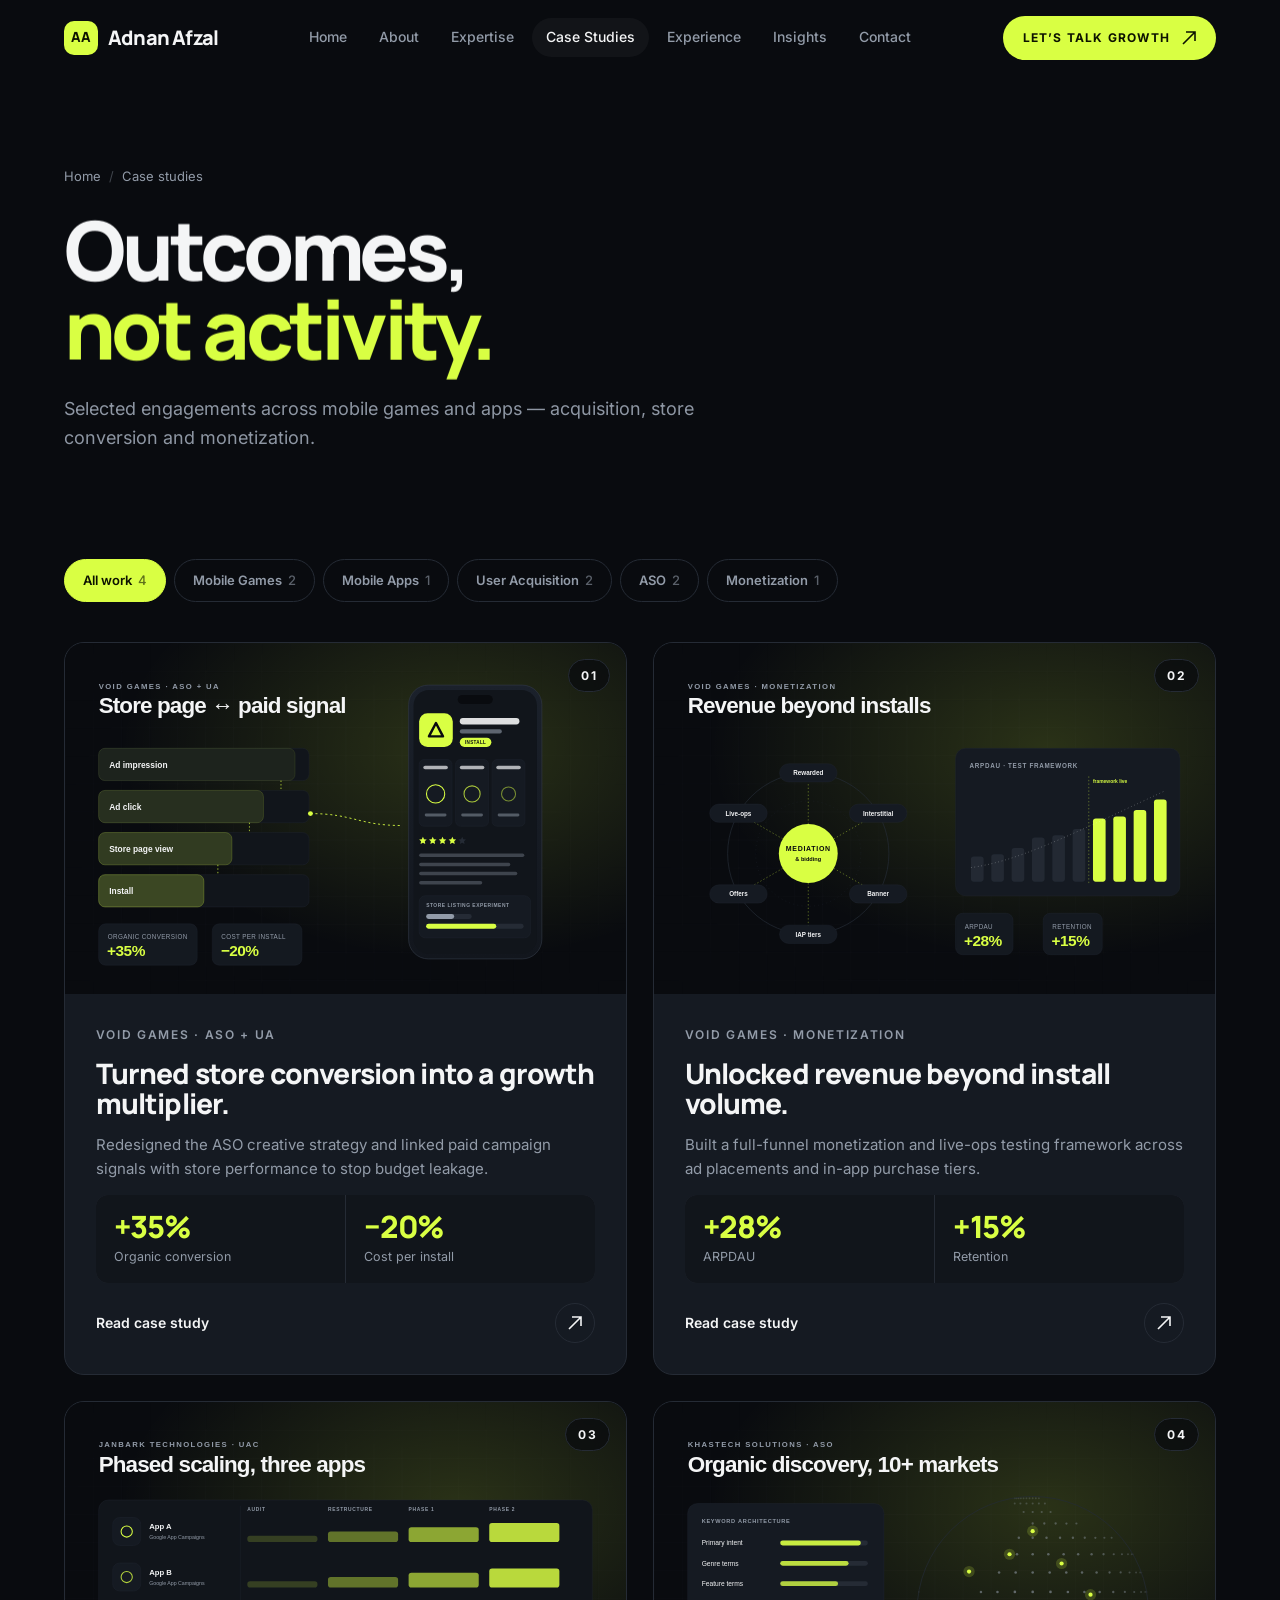
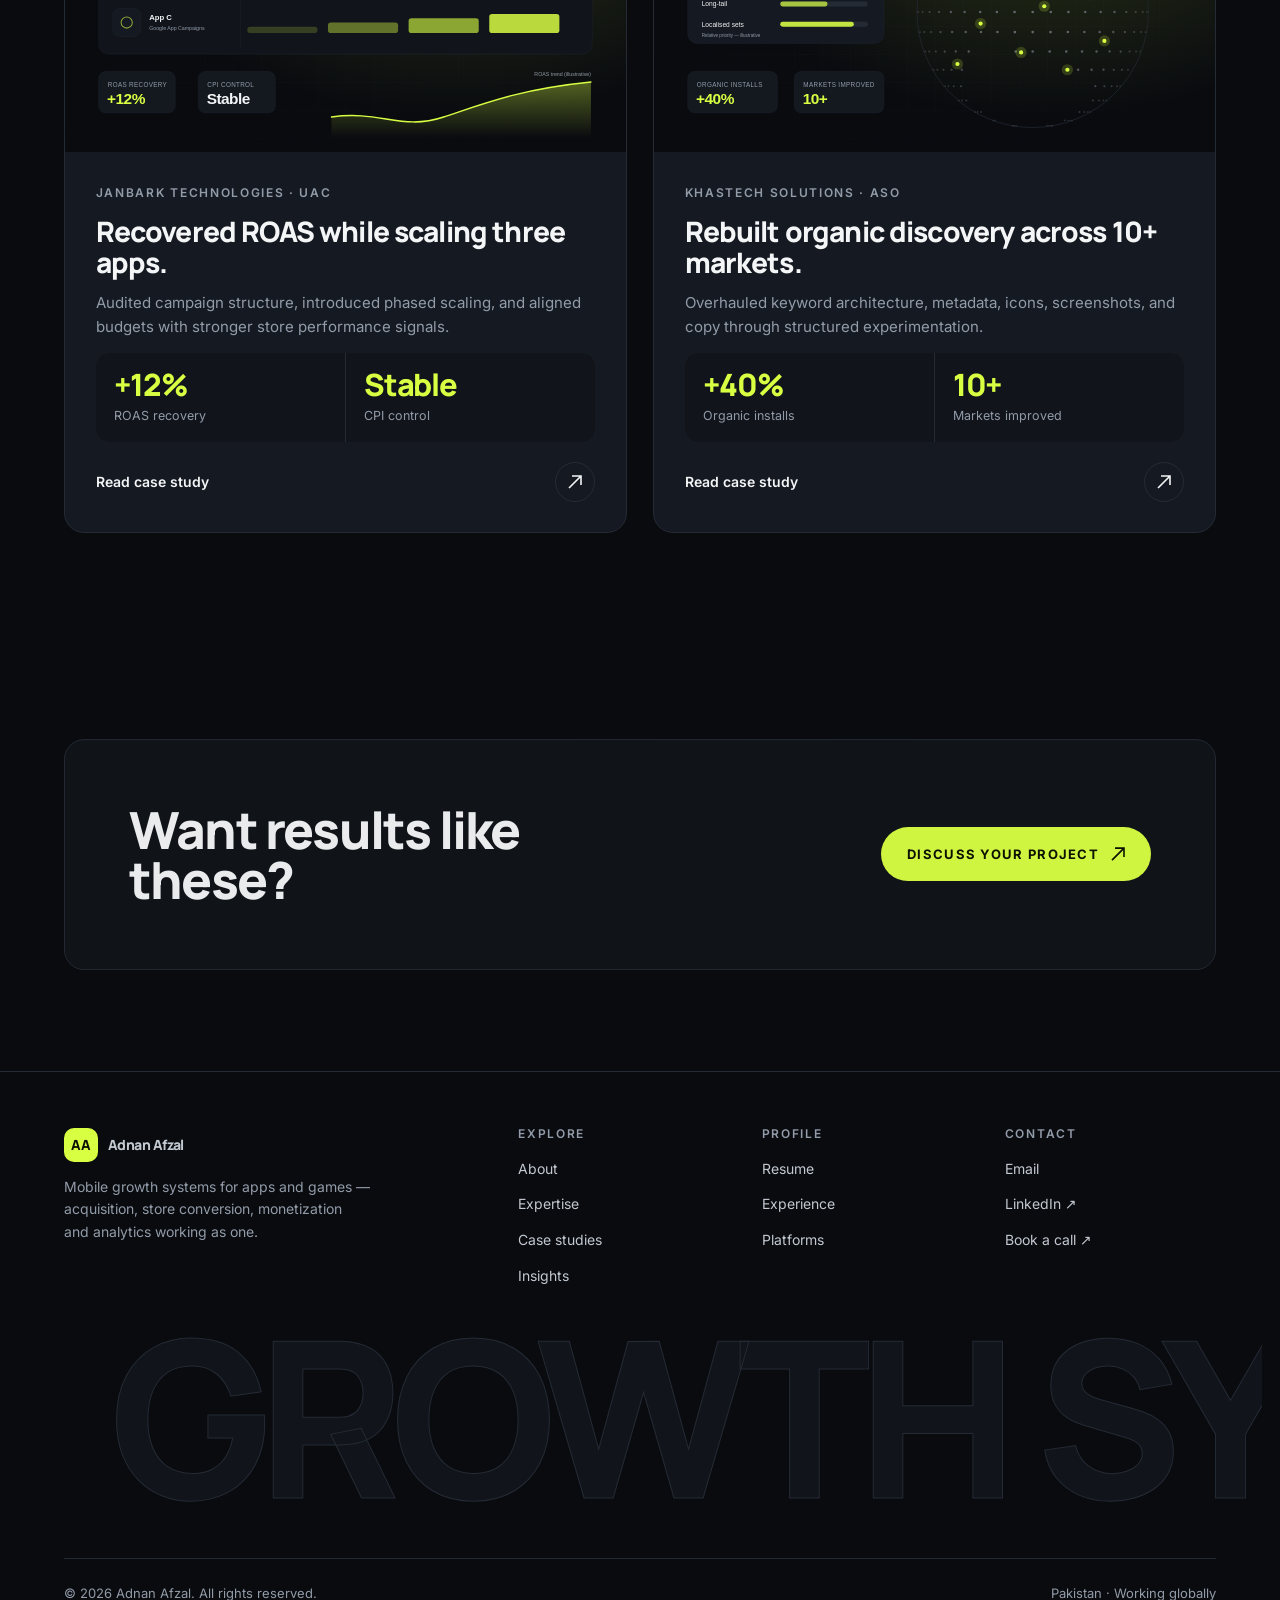
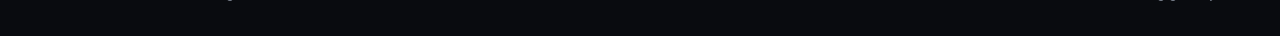
<file: case-studies/index.html>
<!DOCTYPE html>
<html lang="en">
<head>
<meta charset="utf-8">
<meta name="viewport" content="width=device-width, initial-scale=1, viewport-fit=cover">
<title>Case Studies — Adnan Afzal | Mobile Growth</title>
<meta name="description" content="Mobile growth case studies: ASO, user acquisition, app campaigns and monetization for mobile games and apps.">
<link rel="canonical" href="https://growthbyadnan.site/case-studies/">
<meta name="author" content="Adnan Afzal">
<meta name="theme-color" content="#090B0F">
<meta name="color-scheme" content="dark">
<meta property="og:type" content="website">
<meta property="og:site_name" content="Adnan Afzal — Mobile Growth">
<meta property="og:title" content="Case Studies — Adnan Afzal | Mobile Growth">
<meta property="og:description" content="Mobile growth case studies: ASO, user acquisition, app campaigns and monetization for mobile games and apps.">
<meta property="og:url" content="https://growthbyadnan.site/case-studies/">
<meta property="og:image" content="https://growthbyadnan.site/assets/img/og-image.png">
<meta property="og:image:width" content="1200">
<meta property="og:image:height" content="630">
<meta name="twitter:card" content="summary_large_image">
<meta name="twitter:title" content="Case Studies — Adnan Afzal | Mobile Growth">
<meta name="twitter:description" content="Mobile growth case studies: ASO, user acquisition, app campaigns and monetization for mobile games and apps.">
<meta name="twitter:image" content="https://growthbyadnan.site/assets/img/og-image.png">
<link rel="icon" href="../favicon.svg" type="image/svg+xml">
<link rel="apple-touch-icon" href="../apple-touch-icon.png">
<link rel="preload" href="../assets/fonts/manrope-var.woff2" as="font" type="font/woff2" crossorigin>
<link rel="preload" href="../assets/fonts/inter-var.woff2" as="font" type="font/woff2" crossorigin>
<link rel="stylesheet" href="../assets/css/main.css">
<script>document.documentElement.classList.add('js');if(!window.matchMedia('(prefers-reduced-motion: reduce)').matches)document.documentElement.classList.add('motion');setTimeout(function(){document.documentElement.classList.add('ready-fallback')},4000);</script>
<script type="application/ld+json">{"@context": "https://schema.org", "@type": "CollectionPage", "name": "Case studies", "url": "https://growthbyadnan.site/case-studies/"}</script>
</head>
<body>
<a class="skip" href="#main">Skip to content</a>
<div class="ptrans" aria-hidden="true"></div>
<header class="nav" id="top">
  <div class="wrap nav__in">
    <a class="logo" href="../" ><span class="logo__mark" aria-hidden="true">AA</span><span>Adnan Afzal</span></a>
    <nav class="nav__links" aria-label="Primary"><a href="../">Home</a><a href="../#about">About</a><a href="../#expertise">Expertise</a><a href="../case-studies/" aria-current="page">Case Studies</a><a href="../resume.html">Experience</a><a href="../blog.html">Insights</a><a href="../#contact">Contact</a></nav>
    <div class="nav__cta">
      <a class="btn btn--primary btn--sm" href="../#contact">Let’s talk growth <span class="arrow"><svg width="14" height="14" viewBox="0 0 14 14" fill="none" aria-hidden="true"><path d="M1 13 L13 1 M4 1 H13 V10" stroke="currentColor" stroke-width="1.6"/></svg></span></a>
      <button class="burger" type="button" aria-label="Open menu" aria-expanded="false" aria-controls="mmenu"><span></span><span></span></button>
    </div>
  </div>
  <div class="nav__progress" aria-hidden="true"></div>
</header>
<div class="mmenu" id="mmenu" aria-hidden="true">
  <nav aria-label="Mobile"><ol><li><a href="../">Home</a></li><li><a href="../#about">About</a></li><li><a href="../#expertise">Expertise</a></li><li><a href="../case-studies/">Case Studies</a></li><li><a href="../resume.html">Experience</a></li><li><a href="../blog.html">Insights</a></li><li><a href="../#contact">Contact</a></li></ol></nav>
  <div class="mmenu__foot">
    <a class="btn btn--primary" href="../#contact">Let’s talk growth <span class="arrow"><svg width="14" height="14" viewBox="0 0 14 14" fill="none" aria-hidden="true"><path d="M1 13 L13 1 M4 1 H13 V10" stroke="currentColor" stroke-width="1.6"/></svg></span></a>
    <a href="mailto:adinrajpoot@gmail.com">adinrajpoot@gmail.com</a>
  </div>
</div>
<main id="main">
<section class="phero"><div class="wrap">
  <nav class="crumbs" aria-label="Breadcrumb" data-hero="eyebrow"><a href="../">Home</a><span aria-hidden="true">/</span><span>Case studies</span></nav>
  <h1 data-hero="h1"><span class="line"><span>Outcomes,</span></span><span class="line"><span><span class="accent">not activity.</span></span></span></h1>
  <p class="phero__lead" data-hero="fade">Selected engagements across mobile games and apps — acquisition, store conversion and monetization.</p>
</div></section>
<section class="section--tight" data-filter-scope style="padding-top:0"><div class="wrap">
  <div class="filters" role="group" aria-label="Filter case studies"><button type="button" class="filter" data-filter="all" aria-pressed="true">All work<span class="filter__count"></span></button><button type="button" class="filter" data-filter="games" aria-pressed="false">Mobile Games<span class="filter__count"></span></button><button type="button" class="filter" data-filter="apps" aria-pressed="false">Mobile Apps<span class="filter__count"></span></button><button type="button" class="filter" data-filter="ua" aria-pressed="false">User Acquisition<span class="filter__count"></span></button><button type="button" class="filter" data-filter="aso" aria-pressed="false">ASO<span class="filter__count"></span></button><button type="button" class="filter" data-filter="monetization" aria-pressed="false">Monetization<span class="filter__count"></span></button></div><p class="sr-only" aria-live="polite" data-filter-live></p>
  <div class="hscroll"><div class="hscroll__track"><article class="case" data-cats="games aso ua" data-cursor="View">
  <div class="case__media"><span class="case__idx">01</span><img src="../assets/img/cases/void-games-aso-ua.svg" alt="Illustration for the Void Games ASO + UA case study" width="1600" height="1000" loading="lazy" decoding="async"></div>
  <div class="case__body">
    <div class="case__client">Void Games · ASO + UA</div>
    <h3><a class="case__stretch" href="../case-studies/void-games-aso-ua.html">Turned store conversion into a growth multiplier.</a></h3>
    <p class="case__summary">Redesigned the ASO creative strategy and linked paid campaign signals with store performance to stop budget leakage.</p>
    <div class="case__metrics"><div class="metric"><div class="metric__v">+35%</div><div class="metric__l">Organic conversion</div></div><div class="metric"><div class="metric__v">−20%</div><div class="metric__l">Cost per install</div></div></div>
    <div class="case__link" aria-hidden="true"><span>Read case study</span><span class="circ"><svg width="14" height="14" viewBox="0 0 14 14" fill="none" aria-hidden="true"><path d="M1 13 L13 1 M4 1 H13 V10" stroke="currentColor" stroke-width="1.6"/></svg></span></div>
  </div>
</article><article class="case" data-cats="games monetization" data-cursor="View">
  <div class="case__media"><span class="case__idx">02</span><img src="../assets/img/cases/void-games-monetization.svg" alt="Illustration for the Void Games Monetization case study" width="1600" height="1000" loading="lazy" decoding="async"></div>
  <div class="case__body">
    <div class="case__client">Void Games · Monetization</div>
    <h3><a class="case__stretch" href="../case-studies/void-games-monetization.html">Unlocked revenue beyond install volume.</a></h3>
    <p class="case__summary">Built a full-funnel monetization and live-ops testing framework across ad placements and in-app purchase tiers.</p>
    <div class="case__metrics"><div class="metric"><div class="metric__v">+28%</div><div class="metric__l">ARPDAU</div></div><div class="metric"><div class="metric__v">+15%</div><div class="metric__l">Retention</div></div></div>
    <div class="case__link" aria-hidden="true"><span>Read case study</span><span class="circ"><svg width="14" height="14" viewBox="0 0 14 14" fill="none" aria-hidden="true"><path d="M1 13 L13 1 M4 1 H13 V10" stroke="currentColor" stroke-width="1.6"/></svg></span></div>
  </div>
</article><article class="case" data-cats="apps ua" data-cursor="View">
  <div class="case__media"><span class="case__idx">03</span><img src="../assets/img/cases/janbark-uac.svg" alt="Illustration for the JanBark Technologies UAC case study" width="1600" height="1000" loading="lazy" decoding="async"></div>
  <div class="case__body">
    <div class="case__client">JanBark Technologies · UAC</div>
    <h3><a class="case__stretch" href="../case-studies/janbark-uac.html">Recovered ROAS while scaling three apps.</a></h3>
    <p class="case__summary">Audited campaign structure, introduced phased scaling, and aligned budgets with stronger store performance signals.</p>
    <div class="case__metrics"><div class="metric"><div class="metric__v">+12%</div><div class="metric__l">ROAS recovery</div></div><div class="metric"><div class="metric__v">Stable</div><div class="metric__l">CPI control</div></div></div>
    <div class="case__link" aria-hidden="true"><span>Read case study</span><span class="circ"><svg width="14" height="14" viewBox="0 0 14 14" fill="none" aria-hidden="true"><path d="M1 13 L13 1 M4 1 H13 V10" stroke="currentColor" stroke-width="1.6"/></svg></span></div>
  </div>
</article><article class="case" data-cats="aso" data-cursor="View">
  <div class="case__media"><span class="case__idx">04</span><img src="../assets/img/cases/khastech-aso.svg" alt="Illustration for the Khastech Solutions ASO case study" width="1600" height="1000" loading="lazy" decoding="async"></div>
  <div class="case__body">
    <div class="case__client">Khastech Solutions · ASO</div>
    <h3><a class="case__stretch" href="../case-studies/khastech-aso.html">Rebuilt organic discovery across 10+ markets.</a></h3>
    <p class="case__summary">Overhauled keyword architecture, metadata, icons, screenshots, and copy through structured experimentation.</p>
    <div class="case__metrics"><div class="metric"><div class="metric__v">+40%</div><div class="metric__l">Organic installs</div></div><div class="metric"><div class="metric__v">10+</div><div class="metric__l">Markets improved</div></div></div>
    <div class="case__link" aria-hidden="true"><span>Read case study</span><span class="circ"><svg width="14" height="14" viewBox="0 0 14 14" fill="none" aria-hidden="true"><path d="M1 13 L13 1 M4 1 H13 V10" stroke="currentColor" stroke-width="1.6"/></svg></span></div>
  </div>
</article></div></div>
</div></section>
<section class="section--tight"><div class="wrap"><div class="cta-band" data-reveal><h2>Want results like these?</h2><a class="btn btn--primary" href="../#contact">Discuss your project <span class="arrow"><svg width="14" height="14" viewBox="0 0 14 14" fill="none" aria-hidden="true"><path d="M1 13 L13 1 M4 1 H13 V10" stroke="currentColor" stroke-width="1.6"/></svg></span></a></div></div></section>
</main>
<footer class="footer">
  <div class="wrap">
    <div class="footer__top">
      <div>
        <a class="logo" href="../"><span class="logo__mark" aria-hidden="true">AA</span><span>Adnan Afzal</span></a>
        <p class="footer__tag">Mobile growth systems for apps and games — acquisition, store conversion, monetization and analytics working as one.</p>
      </div>
      <div><h4>Explore</h4><ul>
        <li><a href="../#about">About</a></li><li><a href="../#expertise">Expertise</a></li>
        <li><a href="../case-studies/">Case studies</a></li><li><a href="../blog.html">Insights</a></li></ul></div>
      <div><h4>Profile</h4><ul>
        <li><a href="../resume.html">Resume</a></li><li><a href="../#experience">Experience</a></li>
        <li><a href="../#platforms">Platforms</a></li></ul></div>
      <div><h4>Contact</h4><ul>
        <li><a href="mailto:adinrajpoot@gmail.com">Email</a></li>
        <li><a href="https://www.linkedin.com/in/adnan-afzal-growth" target="_blank" rel="noopener">LinkedIn ↗</a></li>
        <li><a href="https://calendly.com/scalewithadnan/new-meeting" target="_blank" rel="noopener">Book a call ↗</a></li></ul></div>
    </div>
    <div class="footer__word" aria-hidden="true" data-word="GROWTH SYSTEMS"></div>
    <div class="footer__bottom"><span>© <span data-year>2026</span> Adnan Afzal. All rights reserved.</span><span>Pakistan · Working globally</span></div>
  </div>
</footer>
<script src="../assets/js/vendor/gsap.min.js" defer></script>
<script src="../assets/js/vendor/ScrollTrigger.min.js" defer></script>
<script src="../assets/js/main.js" defer></script>
</body>
</html>
</file>
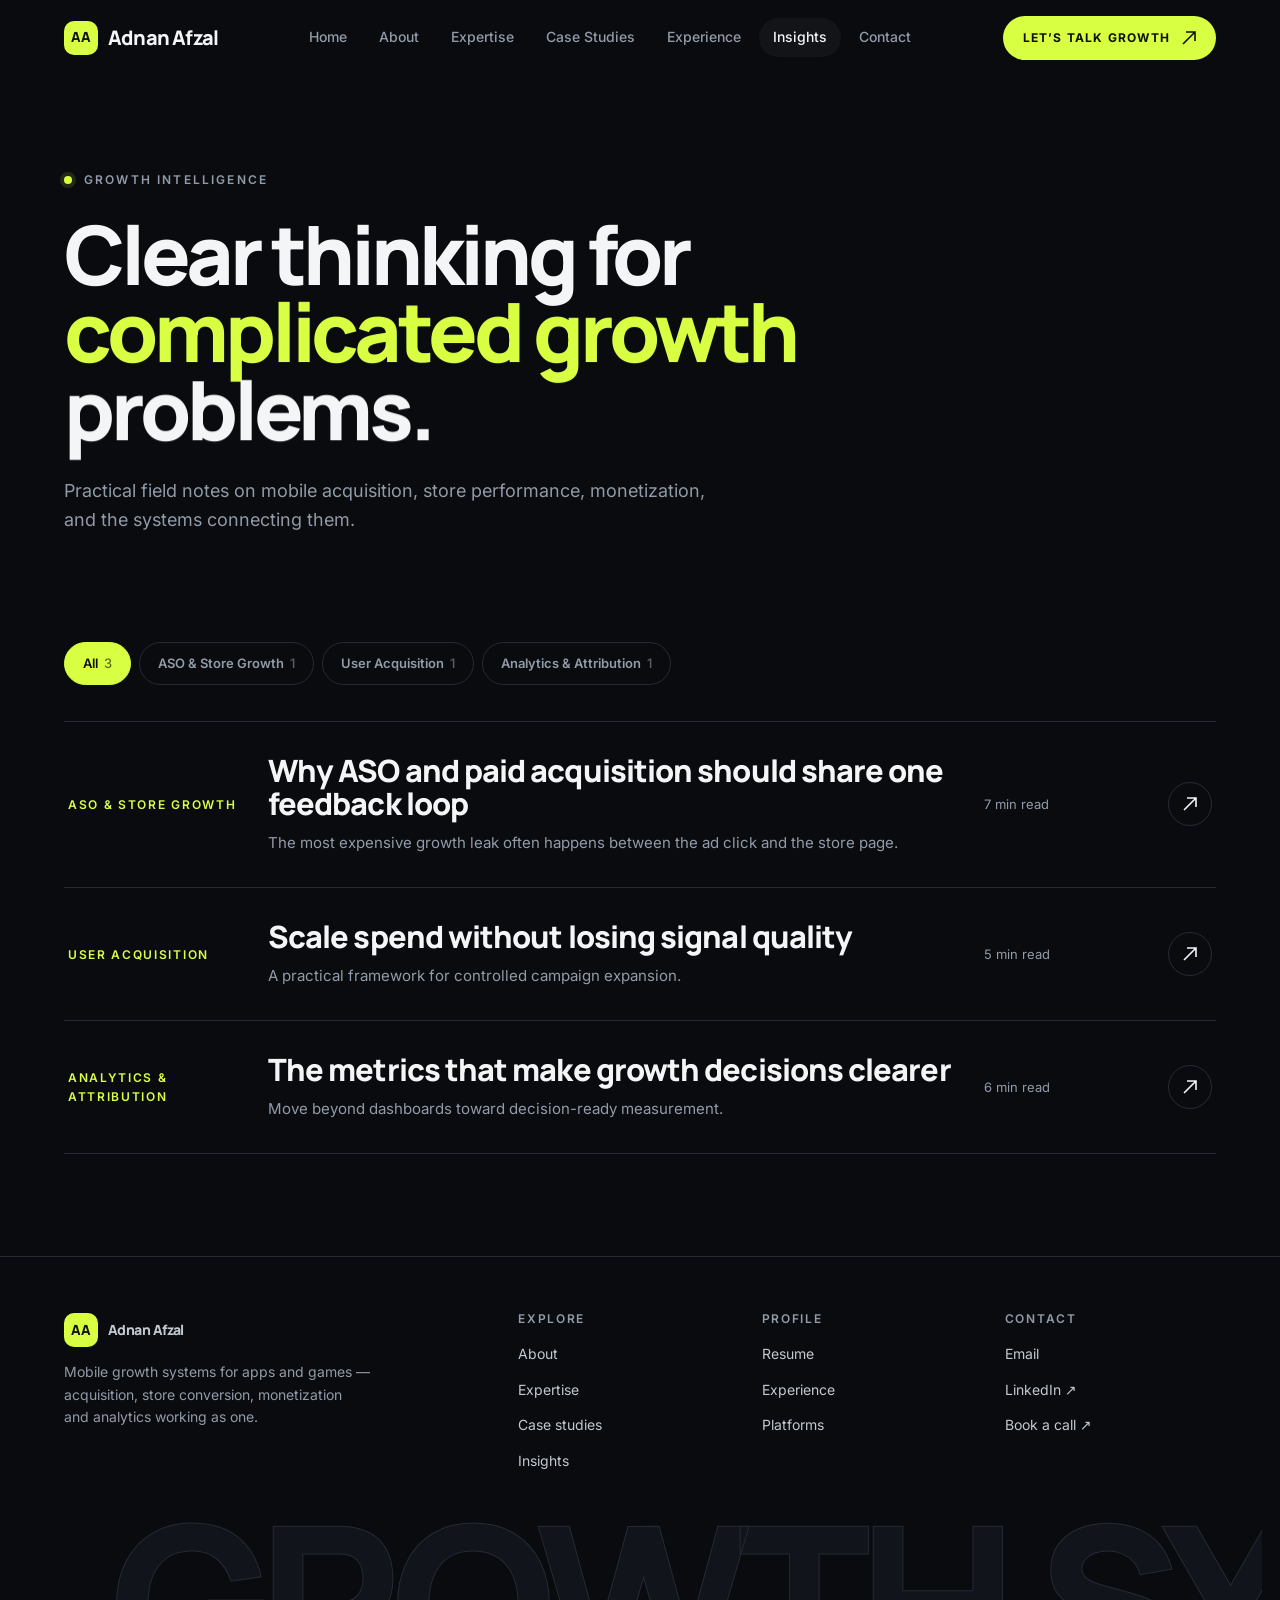
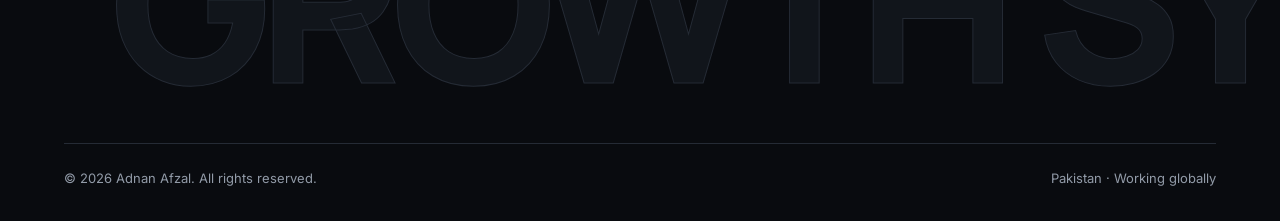
<file: blog.html>
<!DOCTYPE html>
<html lang="en">
<head>
<meta charset="utf-8">
<meta name="viewport" content="width=device-width, initial-scale=1, viewport-fit=cover">
<title>Growth Notes — Adnan Afzal | Mobile Growth Insights</title>
<meta name="description" content="Practical field notes on mobile user acquisition, ASO, monetization, analytics and attribution.">
<link rel="canonical" href="https://growthbyadnan.site/blog.html">
<meta name="author" content="Adnan Afzal">
<meta name="theme-color" content="#090B0F">
<meta name="color-scheme" content="dark">
<meta property="og:type" content="website">
<meta property="og:site_name" content="Adnan Afzal — Mobile Growth">
<meta property="og:title" content="Growth Notes — Adnan Afzal | Mobile Growth Insights">
<meta property="og:description" content="Practical field notes on mobile user acquisition, ASO, monetization, analytics and attribution.">
<meta property="og:url" content="https://growthbyadnan.site/blog.html">
<meta property="og:image" content="https://growthbyadnan.site/assets/img/og-image.png">
<meta property="og:image:width" content="1200">
<meta property="og:image:height" content="630">
<meta name="twitter:card" content="summary_large_image">
<meta name="twitter:title" content="Growth Notes — Adnan Afzal | Mobile Growth Insights">
<meta name="twitter:description" content="Practical field notes on mobile user acquisition, ASO, monetization, analytics and attribution.">
<meta name="twitter:image" content="https://growthbyadnan.site/assets/img/og-image.png">
<link rel="icon" href="favicon.svg" type="image/svg+xml">
<link rel="apple-touch-icon" href="apple-touch-icon.png">
<link rel="preload" href="assets/fonts/manrope-var.woff2" as="font" type="font/woff2" crossorigin>
<link rel="preload" href="assets/fonts/inter-var.woff2" as="font" type="font/woff2" crossorigin>
<link rel="stylesheet" href="assets/css/main.css">
<script>document.documentElement.classList.add('js');if(!window.matchMedia('(prefers-reduced-motion: reduce)').matches)document.documentElement.classList.add('motion');setTimeout(function(){document.documentElement.classList.add('ready-fallback')},4000);</script>
<script type="application/ld+json">{"@context": "https://schema.org", "@type": "Blog", "name": "Growth Notes", "url": "https://growthbyadnan.site/blog.html", "author": {"@type": "Person", "name": "Adnan Afzal"}}</script>
</head>
<body>
<a class="skip" href="#main">Skip to content</a>
<div class="ptrans" aria-hidden="true"></div>
<header class="nav" id="top">
  <div class="wrap nav__in">
    <a class="logo" href="#top" ><span class="logo__mark" aria-hidden="true">AA</span><span>Adnan Afzal</span></a>
    <nav class="nav__links" aria-label="Primary"><a href="#top">Home</a><a href="#about">About</a><a href="#expertise">Expertise</a><a href="#work">Case Studies</a><a href="#experience">Experience</a><a href="#insights" aria-current="page">Insights</a><a href="#contact">Contact</a></nav>
    <div class="nav__cta">
      <a class="btn btn--primary btn--sm" href="#contact">Let’s talk growth <span class="arrow"><svg width="14" height="14" viewBox="0 0 14 14" fill="none" aria-hidden="true"><path d="M1 13 L13 1 M4 1 H13 V10" stroke="currentColor" stroke-width="1.6"/></svg></span></a>
      <button class="burger" type="button" aria-label="Open menu" aria-expanded="false" aria-controls="mmenu"><span></span><span></span></button>
    </div>
  </div>
  <div class="nav__progress" aria-hidden="true"></div>
</header>
<div class="mmenu" id="mmenu" aria-hidden="true">
  <nav aria-label="Mobile"><ol><li><a href="#top">Home</a></li><li><a href="#about">About</a></li><li><a href="#expertise">Expertise</a></li><li><a href="#work">Case Studies</a></li><li><a href="#experience">Experience</a></li><li><a href="#insights">Insights</a></li><li><a href="#contact">Contact</a></li></ol></nav>
  <div class="mmenu__foot">
    <a class="btn btn--primary" href="#contact">Let’s talk growth <span class="arrow"><svg width="14" height="14" viewBox="0 0 14 14" fill="none" aria-hidden="true"><path d="M1 13 L13 1 M4 1 H13 V10" stroke="currentColor" stroke-width="1.6"/></svg></span></a>
    <a href="mailto:adinrajpoot@gmail.com">adinrajpoot@gmail.com</a>
  </div>
</div>
<main id="main">
<section class="phero"><div class="wrap">
  <span class="eyebrow" data-hero="eyebrow">Growth Intelligence</span>
  <h1 data-hero="h1"><span class="line"><span>Clear thinking for</span></span><span class="line"><span><span class="accent">complicated growth</span></span></span><span class="line"><span>problems.</span></span></h1>
  <p class="phero__lead" data-hero="fade">Practical field notes on mobile acquisition, store performance, monetization, and the systems connecting them.</p>
</div></section>
<section class="section--tight" style="padding-top:0" data-filter-scope><div class="wrap"><div class="filters bfilters" role="group" aria-label="Filter articles"><button type="button" class="filter" data-filter="all" aria-pressed="true">All<span class="filter__count"></span></button><button type="button" class="filter" data-filter="aso" aria-pressed="false">ASO & Store Growth<span class="filter__count"></span></button><button type="button" class="filter" data-filter="ua" aria-pressed="false">User Acquisition<span class="filter__count"></span></button><button type="button" class="filter" data-filter="analytics" aria-pressed="false">Analytics & Attribution<span class="filter__count"></span></button></div><p class="sr-only" aria-live="polite" data-filter-live></p><div class="blist"><a class="bitem" id="aso-ua" data-cats="aso" href="insights/aso-ua-feedback-loop.html">
  <span class="bitem__cat">ASO & Store Growth</span>
  <div><h2>Why ASO and paid acquisition should share one feedback loop</h2><p>The most expensive growth leak often happens between the ad click and the store page.</p></div>
  <span class="bitem__time">7 min read</span>
  <span class="circ" aria-hidden="true"><svg width="14" height="14" viewBox="0 0 14 14" fill="none" aria-hidden="true"><path d="M1 13 L13 1 M4 1 H13 V10" stroke="currentColor" stroke-width="1.6"/></svg></span>
</a><a class="bitem" id="scale" data-cats="ua" href="insights/scale-without-losing-signal.html">
  <span class="bitem__cat">User Acquisition</span>
  <div><h2>Scale spend without losing signal quality</h2><p>A practical framework for controlled campaign expansion.</p></div>
  <span class="bitem__time">5 min read</span>
  <span class="circ" aria-hidden="true"><svg width="14" height="14" viewBox="0 0 14 14" fill="none" aria-hidden="true"><path d="M1 13 L13 1 M4 1 H13 V10" stroke="currentColor" stroke-width="1.6"/></svg></span>
</a><a class="bitem" id="metrics" data-cats="analytics" href="insights/metrics-for-growth-decisions.html">
  <span class="bitem__cat">Analytics & Attribution</span>
  <div><h2>The metrics that make growth decisions clearer</h2><p>Move beyond dashboards toward decision-ready measurement.</p></div>
  <span class="bitem__time">6 min read</span>
  <span class="circ" aria-hidden="true"><svg width="14" height="14" viewBox="0 0 14 14" fill="none" aria-hidden="true"><path d="M1 13 L13 1 M4 1 H13 V10" stroke="currentColor" stroke-width="1.6"/></svg></span>
</a></div></div></section>
</main>
<footer class="footer">
  <div class="wrap">
    <div class="footer__top">
      <div>
        <a class="logo" href="./"><span class="logo__mark" aria-hidden="true">AA</span><span>Adnan Afzal</span></a>
        <p class="footer__tag">Mobile growth systems for apps and games — acquisition, store conversion, monetization and analytics working as one.</p>
      </div>
      <div><h4>Explore</h4><ul>
        <li><a href="./#about">About</a></li><li><a href="./#expertise">Expertise</a></li>
        <li><a href="case-studies/">Case studies</a></li><li><a href="blog.html">Insights</a></li></ul></div>
      <div><h4>Profile</h4><ul>
        <li><a href="resume.html">Resume</a></li><li><a href="./#experience">Experience</a></li>
        <li><a href="./#platforms">Platforms</a></li></ul></div>
      <div><h4>Contact</h4><ul>
        <li><a href="mailto:adinrajpoot@gmail.com">Email</a></li>
        <li><a href="https://www.linkedin.com/in/adnan-afzal-growth" target="_blank" rel="noopener">LinkedIn ↗</a></li>
        <li><a href="https://calendly.com/scalewithadnan/new-meeting" target="_blank" rel="noopener">Book a call ↗</a></li></ul></div>
    </div>
    <div class="footer__word" aria-hidden="true" data-word="GROWTH SYSTEMS"></div>
    <div class="footer__bottom"><span>© <span data-year>2026</span> Adnan Afzal. All rights reserved.</span><span>Pakistan · Working globally</span></div>
  </div>
</footer>
<script src="assets/js/vendor/gsap.min.js" defer></script>
<script src="assets/js/vendor/ScrollTrigger.min.js" defer></script>
<script src="assets/js/main.js" defer></script>
</body>
</html>
</file>
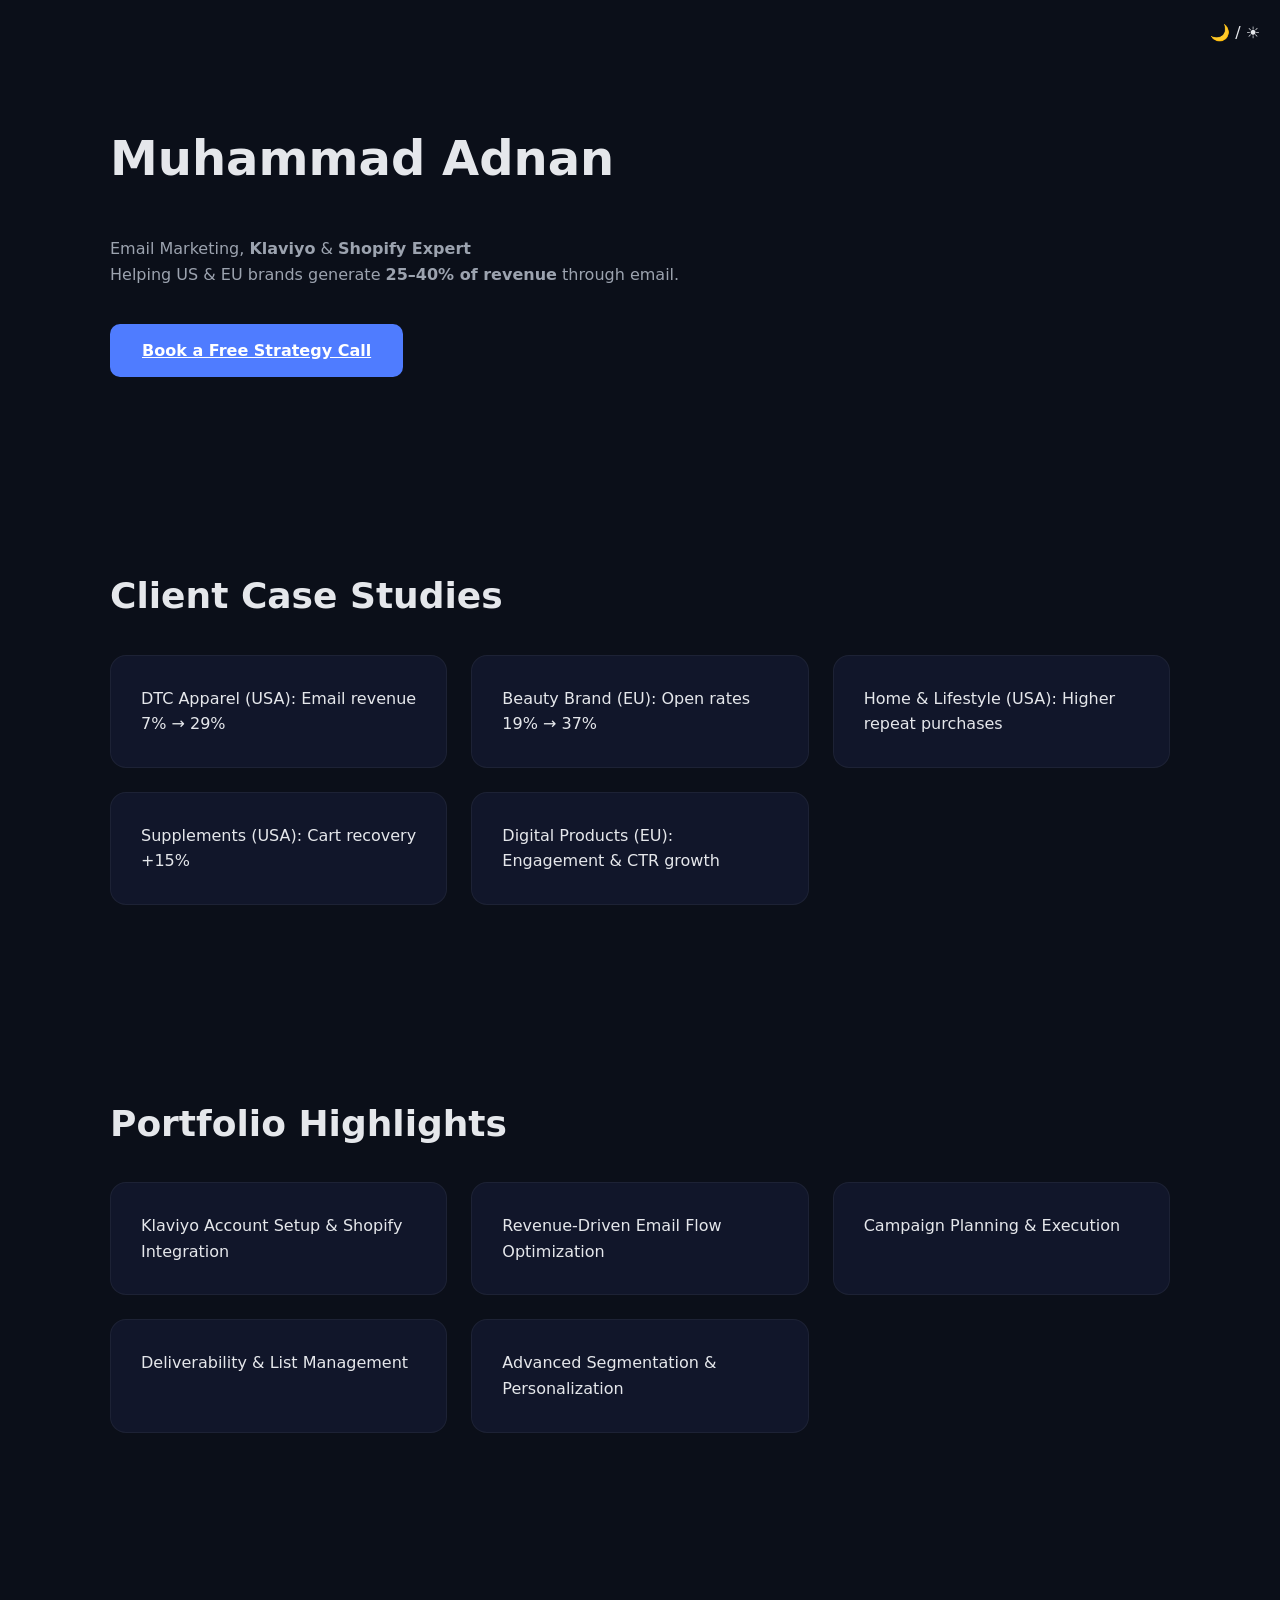
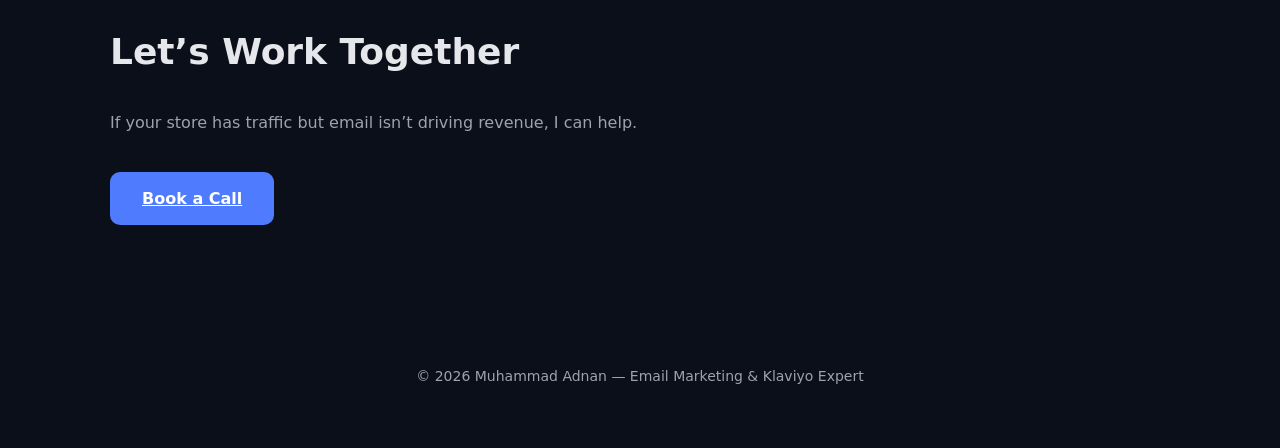
<file: index.html.html>
<!DOCTYPE html>
<html lang="en">
<head>
<meta charset="UTF-8">
<meta name="viewport" content="width=device-width, initial-scale=1.0">

<title>Muhammad Adnan | Email Marketing & Klaviyo Expert for Shopify</title>

<meta name="description" content="Muhammad Adnan helps US & EU Shopify brands generate predictable revenue through Email Marketing & Klaviyo." />

<style>
:root {
  --bg:#0b0f19;
  --card:#11162a;
  --text:#e5e7eb;
  --muted:#9ca3af;
  --accent:#4f7cff;
}

[data-theme="light"] {
  --bg:#f9fafb;
  --card:#ffffff;
  --text:#111827;
  --muted:#6b7280;
  --accent:#2563eb;
}

*{box-sizing:border-box;font-family:system-ui,-apple-system;}

body{
  margin:0;
  background:var(--bg);
  color:var(--text);
  line-height:1.6;
}

.container{
  max-width:1100px;
  margin:auto;
  padding:80px 20px;
}

h1{font-size:48px;}
h2{font-size:36px;}
p{color:var(--muted);}

.grid{
  display:grid;
  grid-template-columns:repeat(auto-fit,minmax(260px,1fr));
  gap:24px;
}

.card{
  background:var(--card);
  padding:30px;
  border-radius:16px;
  border:1px solid rgba(255,255,255,0.05);
}

a.button{
  display:inline-block;
  background:var(--accent);
  color:#fff;
  padding:14px 32px;
  border-radius:10px;
  font-weight:600;
  margin-top:20px;
}

.toggle{
  position:fixed;
  top:20px;
  right:20px;
  cursor:pointer;
}

footer{
  text-align:center;
  padding:60px 20px;
  color:var(--muted);
  font-size:14px;
}
</style>
</head>

<body>

<div class="toggle" onclick="toggleTheme()">🌙 / ☀️</div>

<section class="container">
  <h1>Muhammad Adnan</h1>
  <p>
    Email Marketing, <strong>Klaviyo</strong> & <strong>Shopify Expert</strong><br>
    Helping US & EU brands generate <strong>25–40% of revenue</strong> through email.
  </p>

  <a class="button" href="https://calendly.com/YOUR-CALENDLY" target="_blank">
    Book a Free Strategy Call
  </a>
</section>

<section class="container">
  <h2>Client Case Studies</h2>
  <div class="grid">
    <div class="card">DTC Apparel (USA): Email revenue 7% → 29%</div>
    <div class="card">Beauty Brand (EU): Open rates 19% → 37%</div>
    <div class="card">Home & Lifestyle (USA): Higher repeat purchases</div>
    <div class="card">Supplements (USA): Cart recovery +15%</div>
    <div class="card">Digital Products (EU): Engagement & CTR growth</div>
  </div>
</section>

<section class="container">
  <h2>Portfolio Highlights</h2>
  <div class="grid">
    <div class="card">Klaviyo Account Setup & Shopify Integration</div>
    <div class="card">Revenue-Driven Email Flow Optimization</div>
    <div class="card">Campaign Planning & Execution</div>
    <div class="card">Deliverability & List Management</div>
    <div class="card">Advanced Segmentation & Personalization</div>
  </div>
</section>

<section class="container">
  <h2>Let’s Work Together</h2>
  <p>If your store has traffic but email isn’t driving revenue, I can help.</p>

  <a class="button" href="https://calendly.com/YOUR-CALENDLY" target="_blank">
    Book a Call
  </a>
</section>

<footer>
© 2026 Muhammad Adnan — Email Marketing & Klaviyo Expert
</footer>

<script>
function toggleTheme(){
  document.body.dataset.theme =
    document.body.dataset.theme === "light" ? "" : "light";
}
</script>

</body>
</html>
</file>
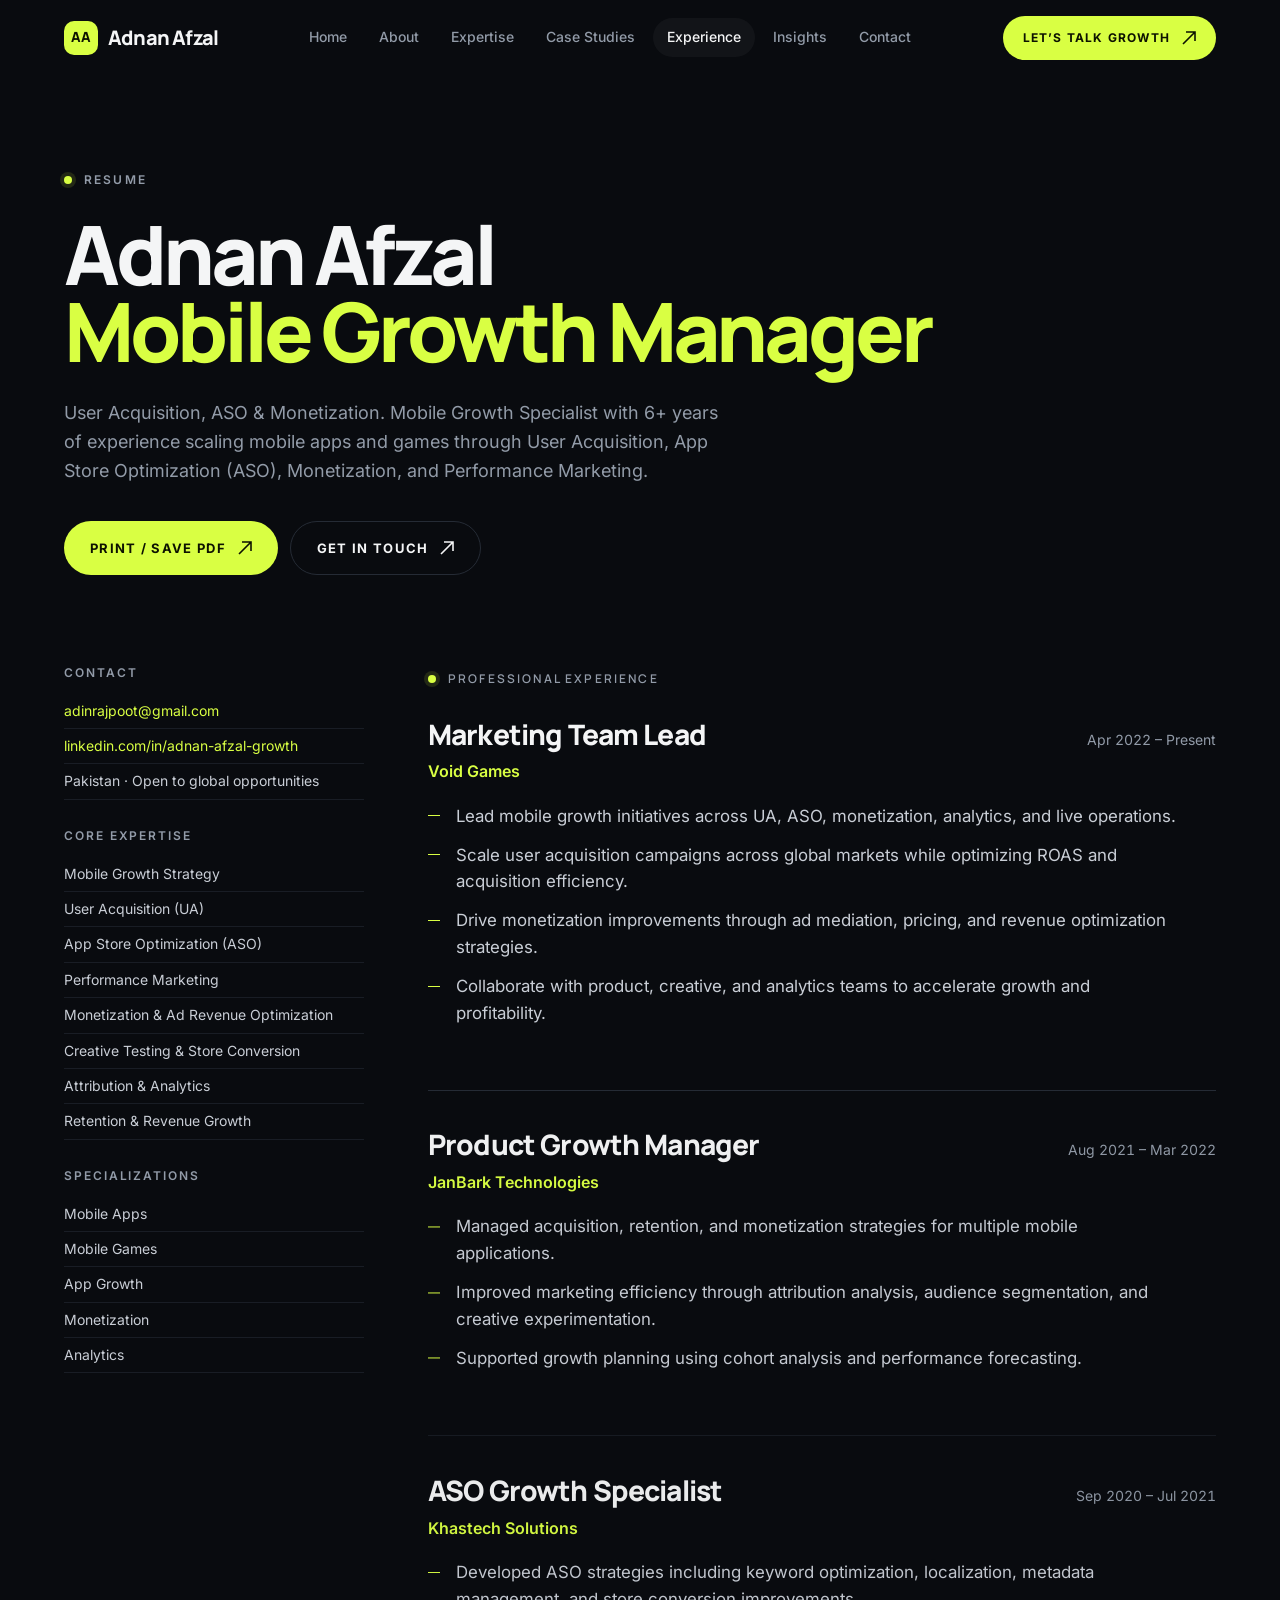
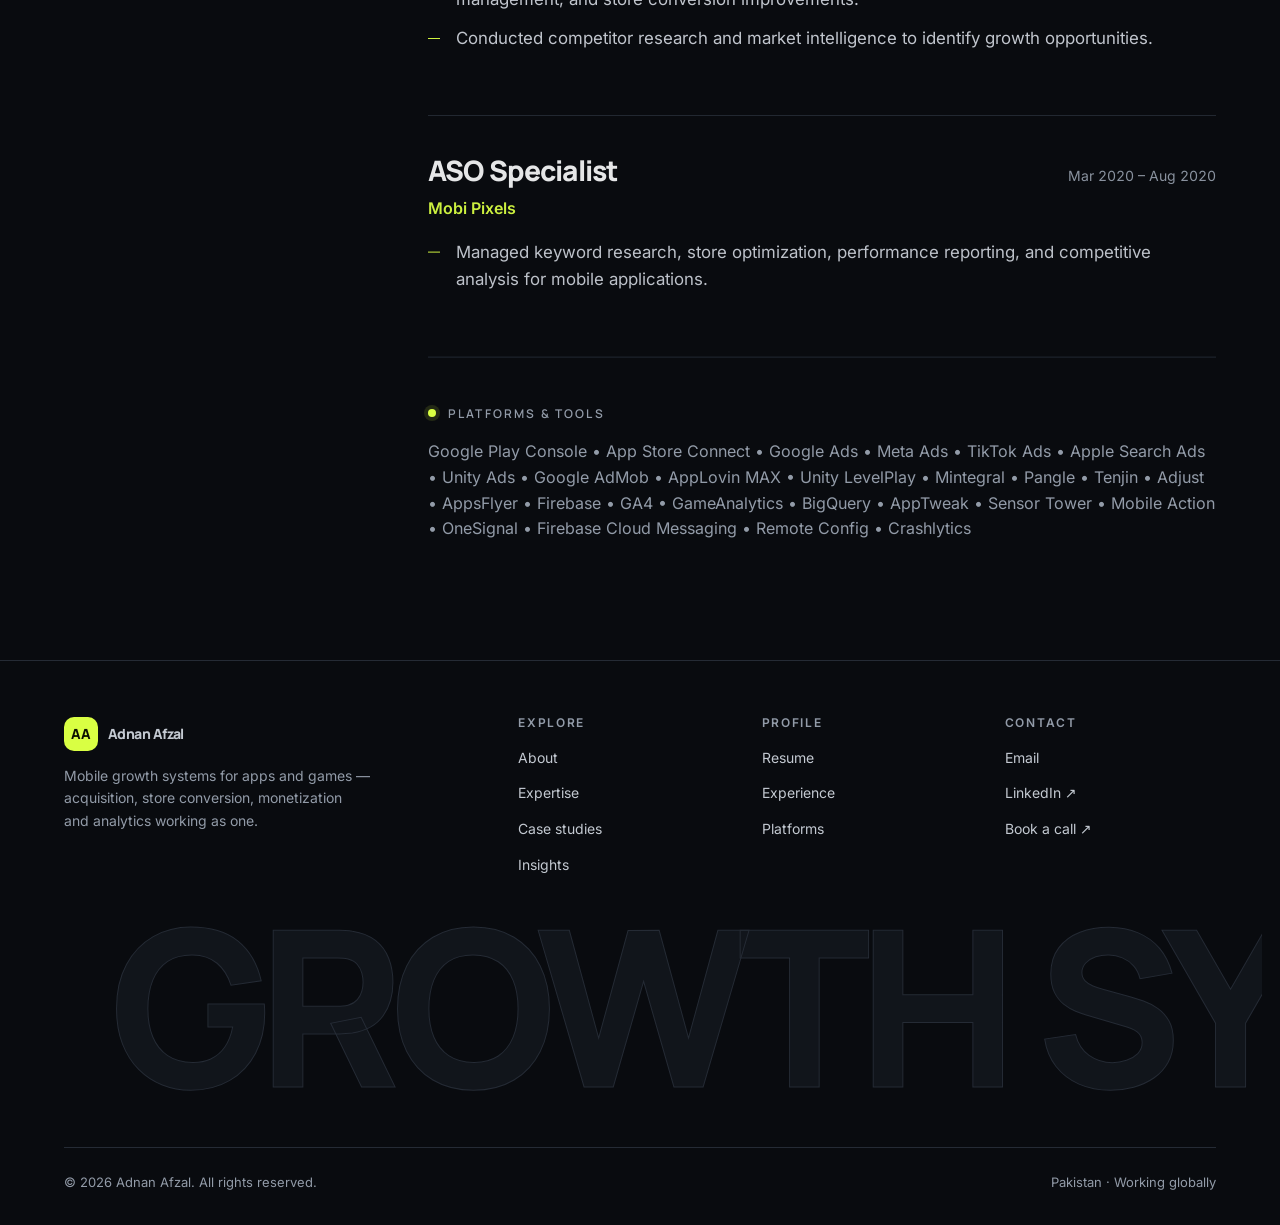
<file: resume.html>
<!DOCTYPE html>
<html lang="en">
<head>
<meta charset="utf-8">
<meta name="viewport" content="width=device-width, initial-scale=1, viewport-fit=cover">
<title>Resume — Adnan Afzal | Mobile Growth Manager</title>
<meta name="description" content="Resume of Adnan Afzal, Mobile Growth Manager: user acquisition, ASO and monetization for mobile apps and games.">
<link rel="canonical" href="https://growthbyadnan.site/resume.html">
<meta name="author" content="Adnan Afzal">
<meta name="theme-color" content="#090B0F">
<meta name="color-scheme" content="dark">
<meta property="og:type" content="website">
<meta property="og:site_name" content="Adnan Afzal — Mobile Growth">
<meta property="og:title" content="Resume — Adnan Afzal | Mobile Growth Manager">
<meta property="og:description" content="Resume of Adnan Afzal, Mobile Growth Manager: user acquisition, ASO and monetization for mobile apps and games.">
<meta property="og:url" content="https://growthbyadnan.site/resume.html">
<meta property="og:image" content="https://growthbyadnan.site/assets/img/og-image.png">
<meta property="og:image:width" content="1200">
<meta property="og:image:height" content="630">
<meta name="twitter:card" content="summary_large_image">
<meta name="twitter:title" content="Resume — Adnan Afzal | Mobile Growth Manager">
<meta name="twitter:description" content="Resume of Adnan Afzal, Mobile Growth Manager: user acquisition, ASO and monetization for mobile apps and games.">
<meta name="twitter:image" content="https://growthbyadnan.site/assets/img/og-image.png">
<link rel="icon" href="favicon.svg" type="image/svg+xml">
<link rel="apple-touch-icon" href="apple-touch-icon.png">
<link rel="preload" href="assets/fonts/manrope-var.woff2" as="font" type="font/woff2" crossorigin>
<link rel="preload" href="assets/fonts/inter-var.woff2" as="font" type="font/woff2" crossorigin>
<link rel="stylesheet" href="assets/css/main.css">
<script>document.documentElement.classList.add('js');if(!window.matchMedia('(prefers-reduced-motion: reduce)').matches)document.documentElement.classList.add('motion');setTimeout(function(){document.documentElement.classList.add('ready-fallback')},4000);</script>
<script type="application/ld+json">{"@context": "https://schema.org", "@type": "Person", "name": "Adnan Afzal", "jobTitle": "Mobile Growth & Publishing Expert", "url": "https://growthbyadnan.site/", "email": "mailto:adinrajpoot@gmail.com", "image": "https://growthbyadnan.site/assets/img/og-image.png", "sameAs": ["https://www.linkedin.com/in/adnan-afzal-growth"], "address": {"@type": "PostalAddress", "addressCountry": "PK"}, "worksFor": {"@type": "Organization", "name": "Void Games"}, "knowsAbout": ["Mobile Growth", "User Acquisition", "App Store Optimization", "Ad Monetization", "Mobile Game Publishing", "Mobile Analytics", "ROAS Optimization"]}</script>
</head>
<body>
<a class="skip" href="#main">Skip to content</a>
<div class="ptrans" aria-hidden="true"></div>
<header class="nav" id="top">
  <div class="wrap nav__in">
    <a class="logo" href="#top" ><span class="logo__mark" aria-hidden="true">AA</span><span>Adnan Afzal</span></a>
    <nav class="nav__links" aria-label="Primary"><a href="#top">Home</a><a href="#about">About</a><a href="#expertise">Expertise</a><a href="#work">Case Studies</a><a href="#experience" aria-current="page">Experience</a><a href="#insights">Insights</a><a href="#contact">Contact</a></nav>
    <div class="nav__cta">
      <a class="btn btn--primary btn--sm" href="#contact">Let’s talk growth <span class="arrow"><svg width="14" height="14" viewBox="0 0 14 14" fill="none" aria-hidden="true"><path d="M1 13 L13 1 M4 1 H13 V10" stroke="currentColor" stroke-width="1.6"/></svg></span></a>
      <button class="burger" type="button" aria-label="Open menu" aria-expanded="false" aria-controls="mmenu"><span></span><span></span></button>
    </div>
  </div>
  <div class="nav__progress" aria-hidden="true"></div>
</header>
<div class="mmenu" id="mmenu" aria-hidden="true">
  <nav aria-label="Mobile"><ol><li><a href="#top">Home</a></li><li><a href="#about">About</a></li><li><a href="#expertise">Expertise</a></li><li><a href="#work">Case Studies</a></li><li><a href="#experience">Experience</a></li><li><a href="#insights">Insights</a></li><li><a href="#contact">Contact</a></li></ol></nav>
  <div class="mmenu__foot">
    <a class="btn btn--primary" href="#contact">Let’s talk growth <span class="arrow"><svg width="14" height="14" viewBox="0 0 14 14" fill="none" aria-hidden="true"><path d="M1 13 L13 1 M4 1 H13 V10" stroke="currentColor" stroke-width="1.6"/></svg></span></a>
    <a href="mailto:adinrajpoot@gmail.com">adinrajpoot@gmail.com</a>
  </div>
</div>
<main id="main">
<section class="phero"><div class="wrap">
  <span class="eyebrow" data-hero="eyebrow">Resume</span>
  <h1 data-hero="h1"><span class="line"><span>Adnan Afzal</span></span><span class="line"><span><span class="accent">Mobile Growth Manager</span></span></span></h1>
  <p class="phero__lead" data-hero="fade">User Acquisition, ASO &amp; Monetization. Mobile Growth Specialist with 6+ years of experience scaling mobile apps and games through User Acquisition, App Store Optimization (ASO), Monetization, and Performance Marketing.</p>
  <div class="hero__ctas no-print" data-hero="fade">
    <button class="btn btn--primary" type="button" onclick="window.print()">Print / Save PDF <span class="arrow"><svg width="14" height="14" viewBox="0 0 14 14" fill="none" aria-hidden="true"><path d="M1 13 L13 1 M4 1 H13 V10" stroke="currentColor" stroke-width="1.6"/></svg></span></button>
    <a class="btn btn--ghost" href="./#contact">Get in touch <span class="arrow"><svg width="14" height="14" viewBox="0 0 14 14" fill="none" aria-hidden="true"><path d="M1 13 L13 1 M4 1 H13 V10" stroke="currentColor" stroke-width="1.6"/></svg></span></a>
  </div>
</div></section>
<section class="section--tight" style="padding-top:0"><div class="wrap resume">
  <aside>
    <div><h2>Contact</h2><ul>
      <li><a href="mailto:adinrajpoot@gmail.com">adinrajpoot@gmail.com</a></li>
      <li><a href="https://www.linkedin.com/in/adnan-afzal-growth" target="_blank" rel="noopener">linkedin.com/in/adnan-afzal-growth</a></li>
      <li>Pakistan · Open to global opportunities</li></ul></div>
    <div><h2>Core expertise</h2><ul><li>Mobile Growth Strategy</li><li>User Acquisition (UA)</li><li>App Store Optimization (ASO)</li><li>Performance Marketing</li><li>Monetization &amp; Ad Revenue Optimization</li><li>Creative Testing &amp; Store Conversion</li><li>Attribution &amp; Analytics</li><li>Retention &amp; Revenue Growth</li></ul></div>
    <div><h2>Specializations</h2><ul><li>Mobile Apps</li><li>Mobile Games</li><li>App Growth</li><li>Monetization</li><li>Analytics</li></ul></div>
  </aside>
  <div>
    <h2 class="eyebrow" style="margin-bottom:36px">Professional experience</h2>
    <article class="rjob" data-reveal>
  <div class="rjob__h"><h3>Marketing Team Lead</h3><span class="rjob__d">Apr 2022 – Present</span></div>
  <div class="rjob__co">Void Games</div>
  <div class="prose"><ul><li>Lead mobile growth initiatives across UA, ASO, monetization, analytics, and live operations.</li><li>Scale user acquisition campaigns across global markets while optimizing ROAS and acquisition efficiency.</li><li>Drive monetization improvements through ad mediation, pricing, and revenue optimization strategies.</li><li>Collaborate with product, creative, and analytics teams to accelerate growth and profitability.</li></ul></div>
</article><article class="rjob" data-reveal>
  <div class="rjob__h"><h3>Product Growth Manager</h3><span class="rjob__d">Aug 2021 – Mar 2022</span></div>
  <div class="rjob__co">JanBark Technologies</div>
  <div class="prose"><ul><li>Managed acquisition, retention, and monetization strategies for multiple mobile applications.</li><li>Improved marketing efficiency through attribution analysis, audience segmentation, and creative experimentation.</li><li>Supported growth planning using cohort analysis and performance forecasting.</li></ul></div>
</article><article class="rjob" data-reveal>
  <div class="rjob__h"><h3>ASO Growth Specialist</h3><span class="rjob__d">Sep 2020 – Jul 2021</span></div>
  <div class="rjob__co">Khastech Solutions</div>
  <div class="prose"><ul><li>Developed ASO strategies including keyword optimization, localization, metadata management, and store conversion improvements.</li><li>Conducted competitor research and market intelligence to identify growth opportunities.</li></ul></div>
</article><article class="rjob" data-reveal>
  <div class="rjob__h"><h3>ASO Specialist</h3><span class="rjob__d">Mar 2020 – Aug 2020</span></div>
  <div class="rjob__co">Mobi Pixels</div>
  <div class="prose"><ul><li>Managed keyword research, store optimization, performance reporting, and competitive analysis for mobile applications.</li></ul></div>
</article>
    <h2 class="eyebrow" style="margin:12px 0 20px">Platforms &amp; tools</h2>
    <p class="muted">Google Play Console • App Store Connect • Google Ads • Meta Ads • TikTok Ads • Apple Search Ads • Unity Ads • Google AdMob • AppLovin MAX • Unity LevelPlay • Mintegral • Pangle • Tenjin • Adjust • AppsFlyer • Firebase • GA4 • GameAnalytics • BigQuery • AppTweak • Sensor Tower • Mobile Action • OneSignal • Firebase Cloud Messaging • Remote Config • Crashlytics</p>
  </div>
</div></section>
</main>
<footer class="footer">
  <div class="wrap">
    <div class="footer__top">
      <div>
        <a class="logo" href="./"><span class="logo__mark" aria-hidden="true">AA</span><span>Adnan Afzal</span></a>
        <p class="footer__tag">Mobile growth systems for apps and games — acquisition, store conversion, monetization and analytics working as one.</p>
      </div>
      <div><h4>Explore</h4><ul>
        <li><a href="./#about">About</a></li><li><a href="./#expertise">Expertise</a></li>
        <li><a href="case-studies/">Case studies</a></li><li><a href="blog.html">Insights</a></li></ul></div>
      <div><h4>Profile</h4><ul>
        <li><a href="resume.html">Resume</a></li><li><a href="./#experience">Experience</a></li>
        <li><a href="./#platforms">Platforms</a></li></ul></div>
      <div><h4>Contact</h4><ul>
        <li><a href="mailto:adinrajpoot@gmail.com">Email</a></li>
        <li><a href="https://www.linkedin.com/in/adnan-afzal-growth" target="_blank" rel="noopener">LinkedIn ↗</a></li>
        <li><a href="https://calendly.com/scalewithadnan/new-meeting" target="_blank" rel="noopener">Book a call ↗</a></li></ul></div>
    </div>
    <div class="footer__word" aria-hidden="true" data-word="GROWTH SYSTEMS"></div>
    <div class="footer__bottom"><span>© <span data-year>2026</span> Adnan Afzal. All rights reserved.</span><span>Pakistan · Working globally</span></div>
  </div>
</footer>
<script src="assets/js/vendor/gsap.min.js" defer></script>
<script src="assets/js/vendor/ScrollTrigger.min.js" defer></script>
<script src="assets/js/main.js" defer></script>
</body>
</html>
</file>
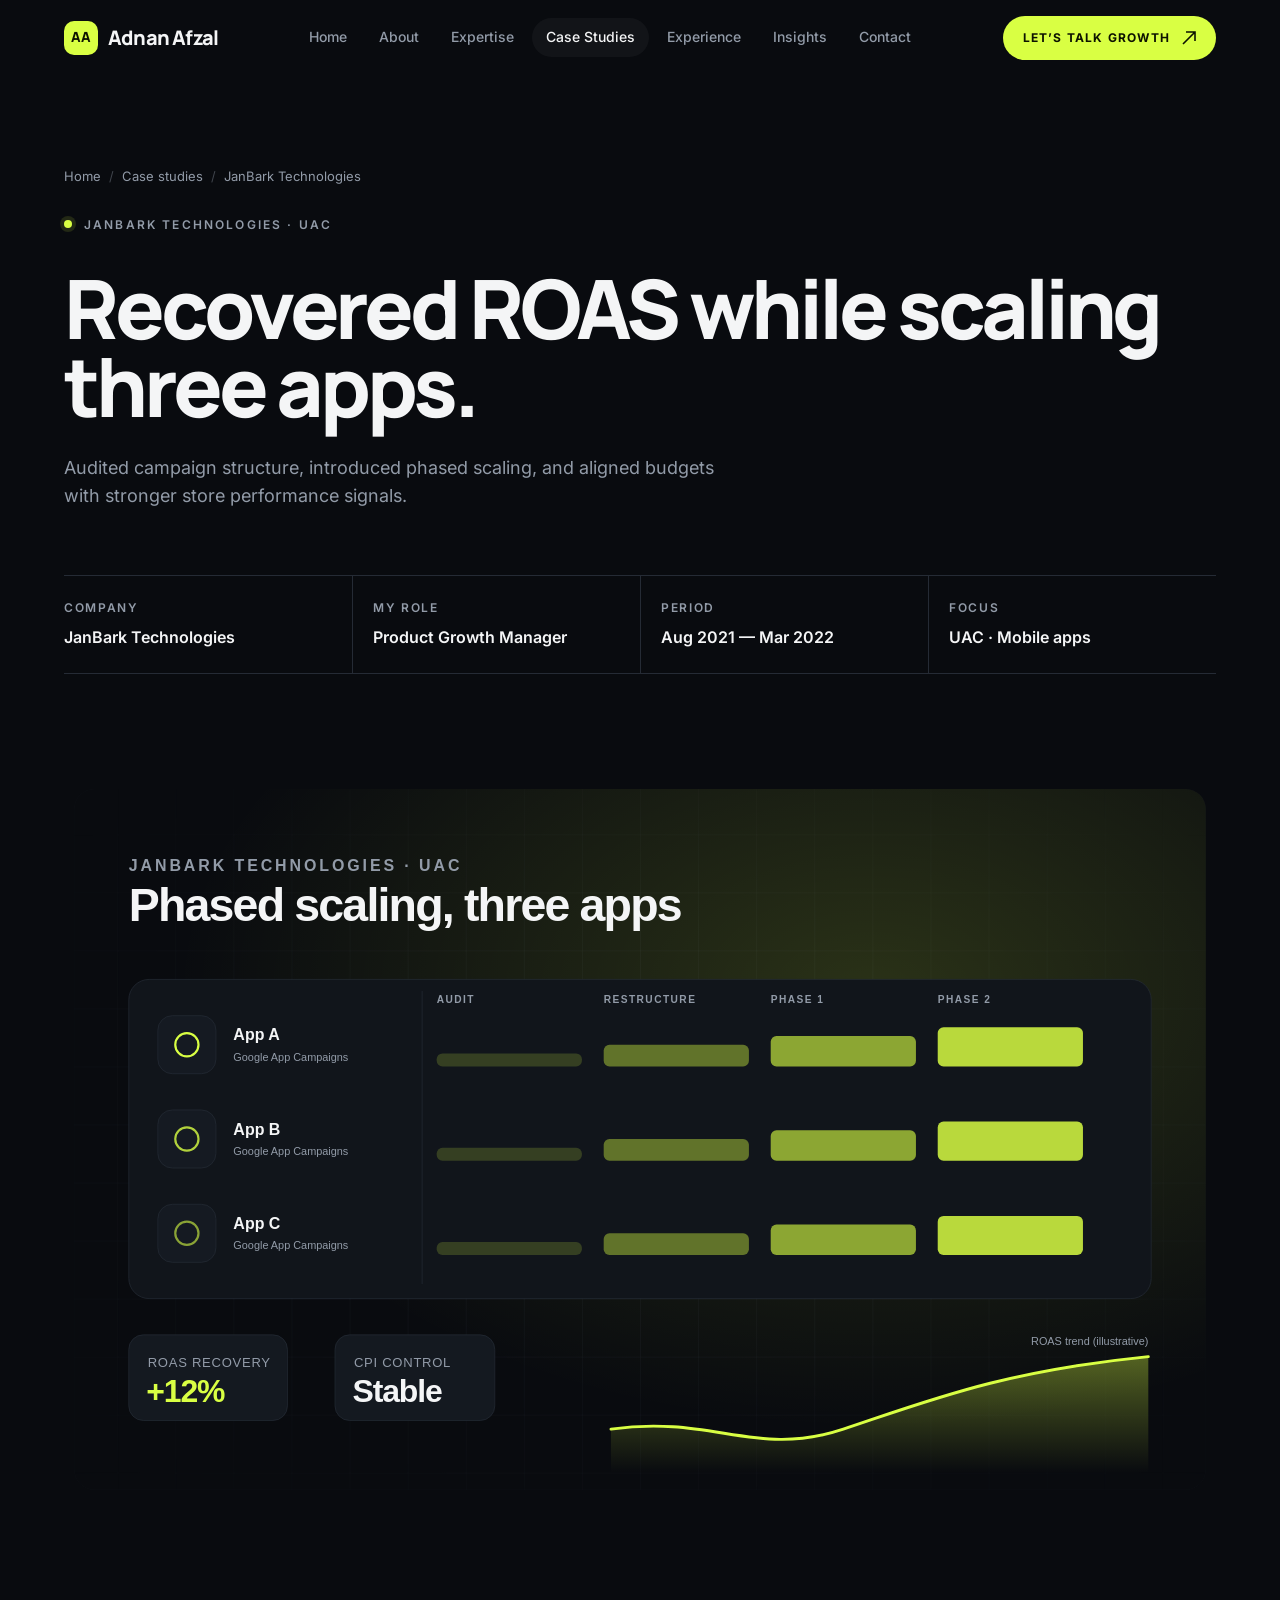
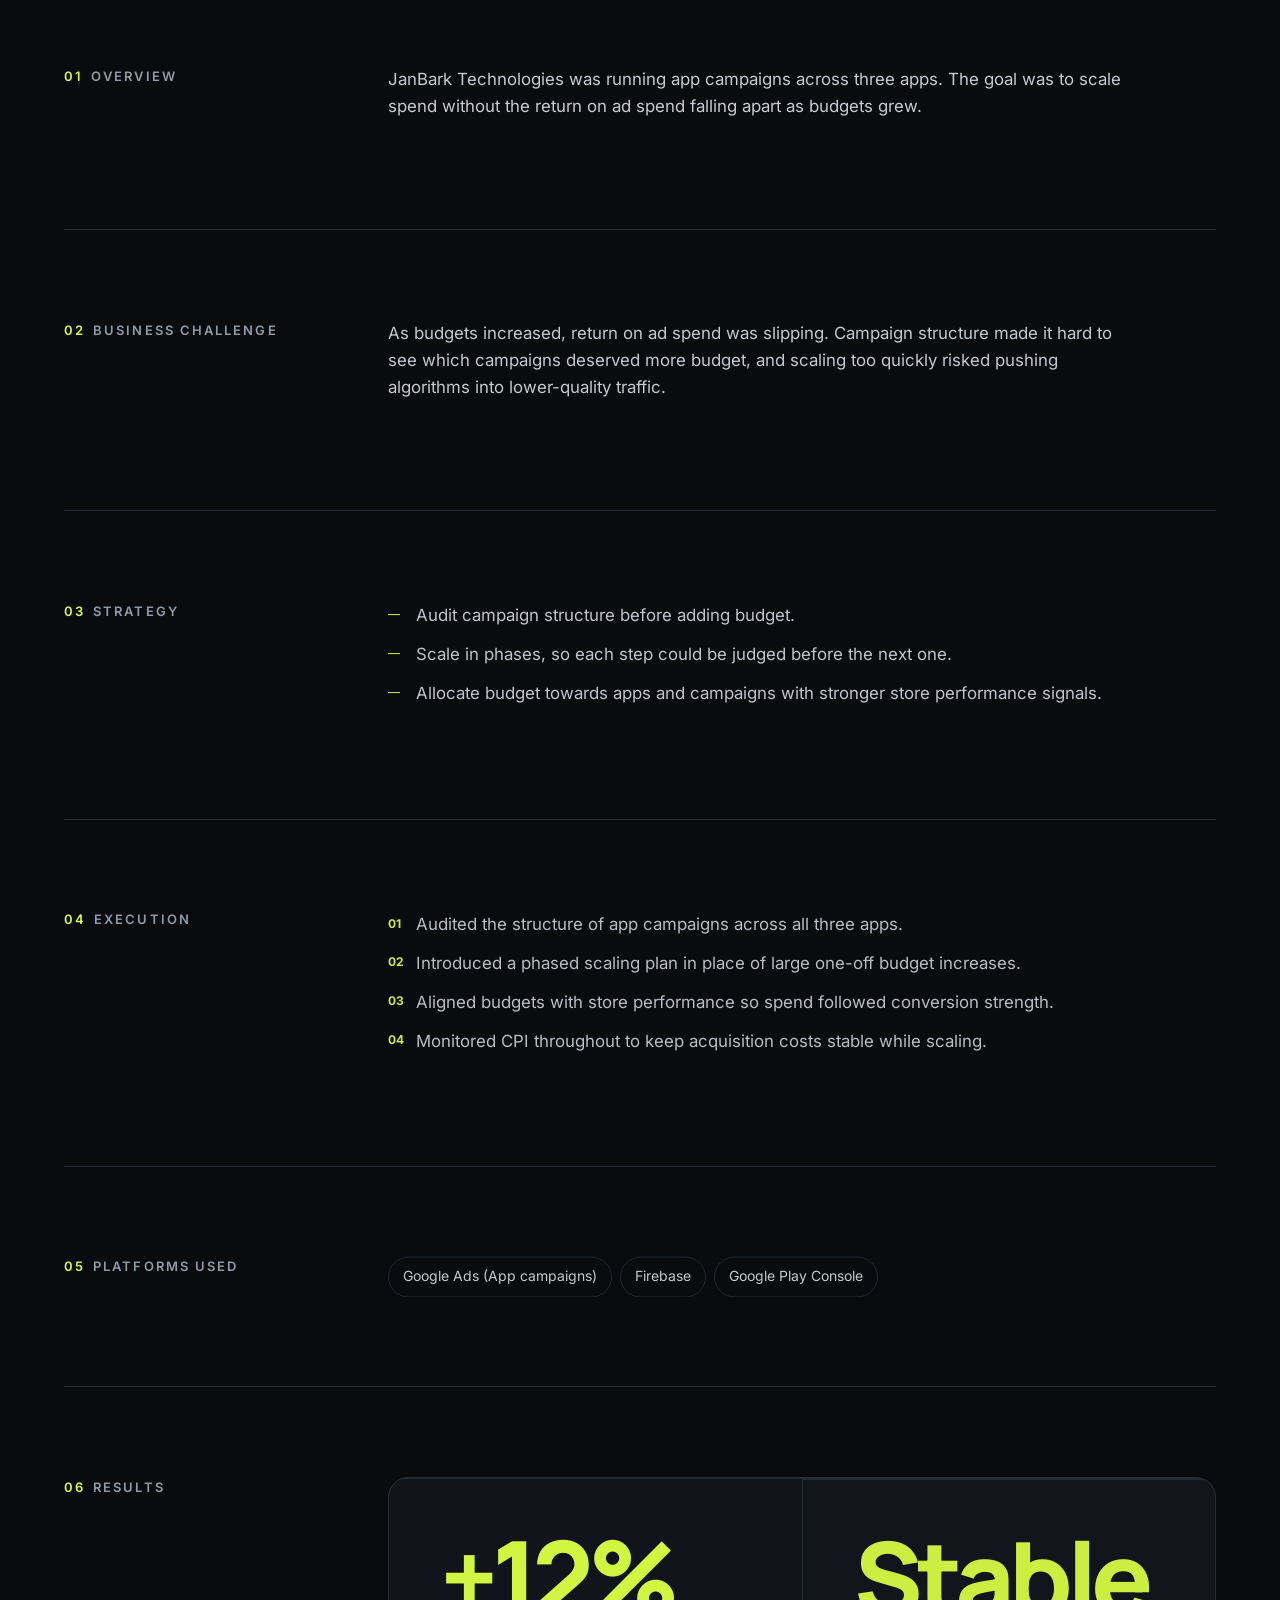
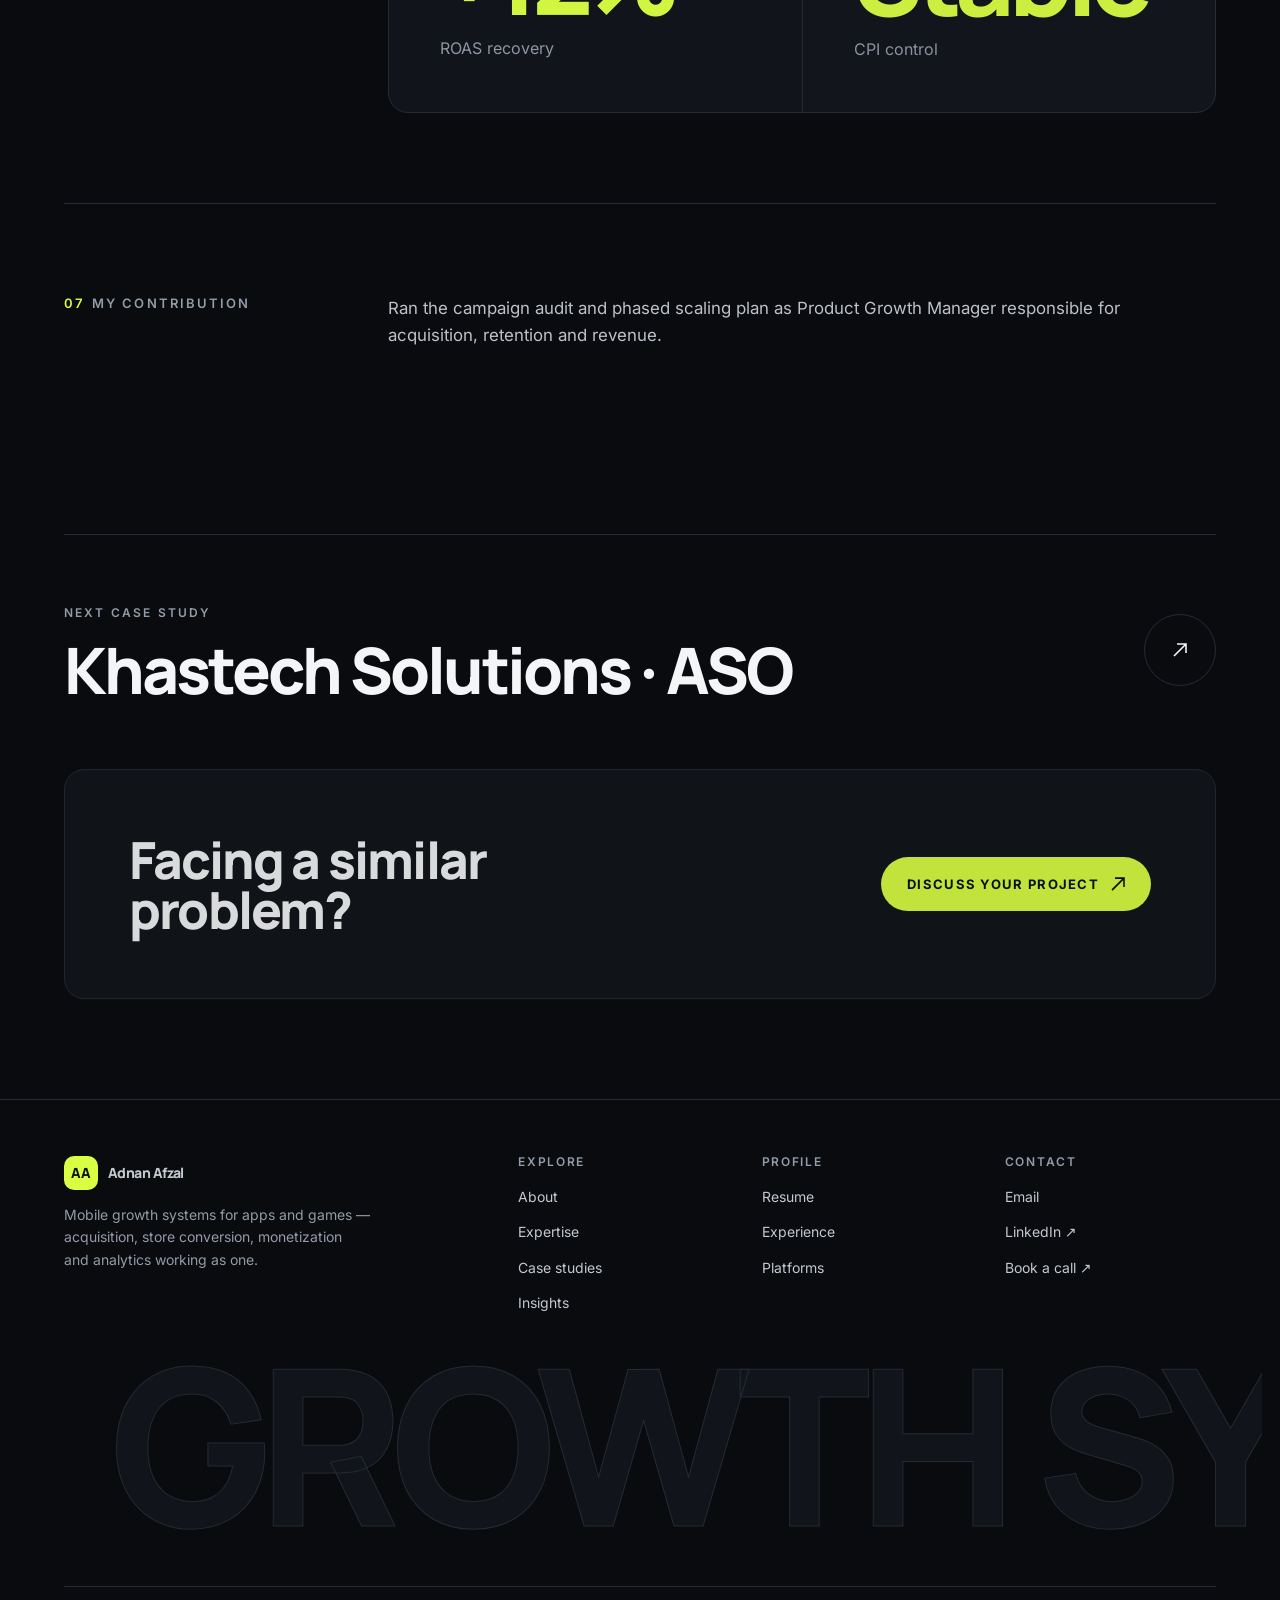
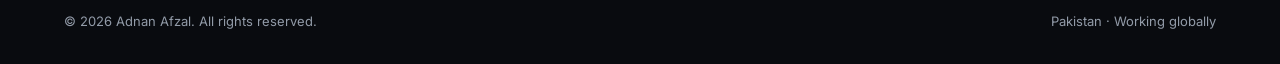
<file: case-studies/janbark-uac.html>
<!DOCTYPE html>
<html lang="en">
<head>
<meta charset="utf-8">
<meta name="viewport" content="width=device-width, initial-scale=1, viewport-fit=cover">
<title>JanBark Technologies · UAC — Case Study | Adnan Afzal</title>
<meta name="description" content="Recovered ROAS while scaling three apps. Audited campaign structure, introduced phased scaling, and aligned budgets with stronger store performance signals.">
<link rel="canonical" href="https://growthbyadnan.site/case-studies/janbark-uac.html">
<meta name="author" content="Adnan Afzal">
<meta name="theme-color" content="#090B0F">
<meta name="color-scheme" content="dark">
<meta property="og:type" content="article">
<meta property="og:site_name" content="Adnan Afzal — Mobile Growth">
<meta property="og:title" content="JanBark Technologies · UAC — Case Study | Adnan Afzal">
<meta property="og:description" content="Recovered ROAS while scaling three apps. Audited campaign structure, introduced phased scaling, and aligned budgets with stronger store performance signals.">
<meta property="og:url" content="https://growthbyadnan.site/case-studies/janbark-uac.html">
<meta property="og:image" content="https://growthbyadnan.site/assets/img/og-image.png">
<meta property="og:image:width" content="1200">
<meta property="og:image:height" content="630">
<meta name="twitter:card" content="summary_large_image">
<meta name="twitter:title" content="JanBark Technologies · UAC — Case Study | Adnan Afzal">
<meta name="twitter:description" content="Recovered ROAS while scaling three apps. Audited campaign structure, introduced phased scaling, and aligned budgets with stronger store performance signals.">
<meta name="twitter:image" content="https://growthbyadnan.site/assets/img/og-image.png">
<link rel="icon" href="../favicon.svg" type="image/svg+xml">
<link rel="apple-touch-icon" href="../apple-touch-icon.png">
<link rel="preload" href="../assets/fonts/manrope-var.woff2" as="font" type="font/woff2" crossorigin>
<link rel="preload" href="../assets/fonts/inter-var.woff2" as="font" type="font/woff2" crossorigin>
<link rel="stylesheet" href="../assets/css/main.css">
<script>document.documentElement.classList.add('js');if(!window.matchMedia('(prefers-reduced-motion: reduce)').matches)document.documentElement.classList.add('motion');setTimeout(function(){document.documentElement.classList.add('ready-fallback')},4000);</script>
<script type="application/ld+json">{"@context": "https://schema.org", "@type": "Article", "headline": "Recovered ROAS while scaling three apps.", "description": "Audited campaign structure, introduced phased scaling, and aligned budgets with stronger store performance signals.", "author": {"@type": "Person", "name": "Adnan Afzal", "url": "https://growthbyadnan.site/"}, "image": "https://growthbyadnan.site/assets/img/og-image.png", "url": "https://growthbyadnan.site/case-studies/janbark-uac.html", "about": "JanBark Technologies — UAC"}</script>
</head>
<body>
<a class="skip" href="#main">Skip to content</a>
<div class="ptrans" aria-hidden="true"></div>
<header class="nav" id="top">
  <div class="wrap nav__in">
    <a class="logo" href="../" ><span class="logo__mark" aria-hidden="true">AA</span><span>Adnan Afzal</span></a>
    <nav class="nav__links" aria-label="Primary"><a href="../">Home</a><a href="../#about">About</a><a href="../#expertise">Expertise</a><a href="../case-studies/" aria-current="page">Case Studies</a><a href="../resume.html">Experience</a><a href="../blog.html">Insights</a><a href="../#contact">Contact</a></nav>
    <div class="nav__cta">
      <a class="btn btn--primary btn--sm" href="../#contact">Let’s talk growth <span class="arrow"><svg width="14" height="14" viewBox="0 0 14 14" fill="none" aria-hidden="true"><path d="M1 13 L13 1 M4 1 H13 V10" stroke="currentColor" stroke-width="1.6"/></svg></span></a>
      <button class="burger" type="button" aria-label="Open menu" aria-expanded="false" aria-controls="mmenu"><span></span><span></span></button>
    </div>
  </div>
  <div class="nav__progress" aria-hidden="true"></div>
</header>
<div class="mmenu" id="mmenu" aria-hidden="true">
  <nav aria-label="Mobile"><ol><li><a href="../">Home</a></li><li><a href="../#about">About</a></li><li><a href="../#expertise">Expertise</a></li><li><a href="../case-studies/">Case Studies</a></li><li><a href="../resume.html">Experience</a></li><li><a href="../blog.html">Insights</a></li><li><a href="../#contact">Contact</a></li></ol></nav>
  <div class="mmenu__foot">
    <a class="btn btn--primary" href="../#contact">Let’s talk growth <span class="arrow"><svg width="14" height="14" viewBox="0 0 14 14" fill="none" aria-hidden="true"><path d="M1 13 L13 1 M4 1 H13 V10" stroke="currentColor" stroke-width="1.6"/></svg></span></a>
    <a href="mailto:adinrajpoot@gmail.com">adinrajpoot@gmail.com</a>
  </div>
</div>
<main id="main">
<article>
<section class="phero"><div class="wrap">
  <nav class="crumbs" aria-label="Breadcrumb" data-hero="eyebrow"><a href="../">Home</a><span aria-hidden="true">/</span><a href="./">Case studies</a><span aria-hidden="true">/</span><span>JanBark Technologies</span></nav>
  <p class="eyebrow" style="margin-top:28px" data-hero="fade">JanBark Technologies · UAC</p>
  <h1 data-hero="h1" style="max-width:20ch"><span class="line"><span>Recovered ROAS while scaling three apps.</span></span></h1>
  <p class="phero__lead" data-hero="fade">Audited campaign structure, introduced phased scaling, and aligned budgets with stronger store performance signals.</p>
  <dl class="facts" data-hero="fade">
    <div class="fact"><dt>Company</dt><dd>JanBark Technologies</dd></div>
    <div class="fact"><dt>My role</dt><dd>Product Growth Manager</dd></div>
    <div class="fact"><dt>Period</dt><dd>Aug 2021 — Mar 2022</dd></div>
    <div class="fact"><dt>Focus</dt><dd>UAC · Mobile apps</dd></div>
  </dl>
</div></section>
<section><div class="wrap"><div class="cover" data-clip><img src="../assets/img/cases/janbark-uac.svg" alt="Illustration for the JanBark Technologies UAC case study" width="1600" height="1000" decoding="async"></div></div></section>
<section class="section"><div class="wrap">
  <div class="prose-grid"><h2><span>01</span>Overview</h2><div class="prose" data-reveal><p>JanBark Technologies was running app campaigns across three apps. The goal was to scale spend without the return on ad spend falling apart as budgets grew.</p></div></div>
  <div class="prose-grid"><h2><span>02</span>Business challenge</h2><div class="prose" data-reveal><p>As budgets increased, return on ad spend was slipping. Campaign structure made it hard to see which campaigns deserved more budget, and scaling too quickly risked pushing algorithms into lower-quality traffic.</p></div></div>
  <div class="prose-grid"><h2><span>03</span>Strategy</h2><div class="prose" data-reveal><ul><li>Audit campaign structure before adding budget.</li><li>Scale in phases, so each step could be judged before the next one.</li><li>Allocate budget towards apps and campaigns with stronger store performance signals.</li></ul></div></div>
  <div class="prose-grid"><h2><span>04</span>Execution</h2><div class="prose" data-reveal><ol><li>Audited the structure of app campaigns across all three apps.</li><li>Introduced a phased scaling plan in place of large one-off budget increases.</li><li>Aligned budgets with store performance so spend followed conversion strength.</li><li>Monitored CPI throughout to keep acquisition costs stable while scaling.</li></ol></div></div>
  <div class="prose-grid"><h2><span>05</span>Platforms used</h2><div data-reveal><ul class="pill-list"><li>Google Ads (App campaigns)</li><li>Firebase</li><li>Google Play Console</li></ul></div></div>
  <div class="prose-grid"><h2><span>06</span>Results</h2><div><div class="results"><div class="result" data-reveal><div class="result__v">+12%</div><div class="result__l">ROAS recovery</div></div><div class="result" data-reveal><div class="result__v">Stable</div><div class="result__l">CPI control</div></div></div></div></div>
  <div class="prose-grid"><h2><span>07</span>My contribution</h2><div class="prose" data-reveal><p>Ran the campaign audit and phased scaling plan as Product Growth Manager responsible for acquisition, retention and revenue.</p></div></div>
</div></section>
</article>
<section><div class="wrap">
  <a class="next-case" href="khastech-aso.html"><div><span class="eyebrow eyebrow--plain">Next case study</span><div class="next-case__t" style="margin-top:14px">Khastech Solutions · ASO</div></div><span class="circ"><svg width="14" height="14" viewBox="0 0 14 14" fill="none" aria-hidden="true"><path d="M1 13 L13 1 M4 1 H13 V10" stroke="currentColor" stroke-width="1.6"/></svg></span></a>
</div></section>
<section class="section--tight" style="padding-top:0"><div class="wrap"><div class="cta-band" data-reveal><h2>Facing a similar problem?</h2><a class="btn btn--primary" href="../#contact">Discuss your project <span class="arrow"><svg width="14" height="14" viewBox="0 0 14 14" fill="none" aria-hidden="true"><path d="M1 13 L13 1 M4 1 H13 V10" stroke="currentColor" stroke-width="1.6"/></svg></span></a></div></div></section>
</main>
<footer class="footer">
  <div class="wrap">
    <div class="footer__top">
      <div>
        <a class="logo" href="../"><span class="logo__mark" aria-hidden="true">AA</span><span>Adnan Afzal</span></a>
        <p class="footer__tag">Mobile growth systems for apps and games — acquisition, store conversion, monetization and analytics working as one.</p>
      </div>
      <div><h4>Explore</h4><ul>
        <li><a href="../#about">About</a></li><li><a href="../#expertise">Expertise</a></li>
        <li><a href="../case-studies/">Case studies</a></li><li><a href="../blog.html">Insights</a></li></ul></div>
      <div><h4>Profile</h4><ul>
        <li><a href="../resume.html">Resume</a></li><li><a href="../#experience">Experience</a></li>
        <li><a href="../#platforms">Platforms</a></li></ul></div>
      <div><h4>Contact</h4><ul>
        <li><a href="mailto:adinrajpoot@gmail.com">Email</a></li>
        <li><a href="https://www.linkedin.com/in/adnan-afzal-growth" target="_blank" rel="noopener">LinkedIn ↗</a></li>
        <li><a href="https://calendly.com/scalewithadnan/new-meeting" target="_blank" rel="noopener">Book a call ↗</a></li></ul></div>
    </div>
    <div class="footer__word" aria-hidden="true" data-word="GROWTH SYSTEMS"></div>
    <div class="footer__bottom"><span>© <span data-year>2026</span> Adnan Afzal. All rights reserved.</span><span>Pakistan · Working globally</span></div>
  </div>
</footer>
<script src="../assets/js/vendor/gsap.min.js" defer></script>
<script src="../assets/js/vendor/ScrollTrigger.min.js" defer></script>
<script src="../assets/js/main.js" defer></script>
</body>
</html>
</file>
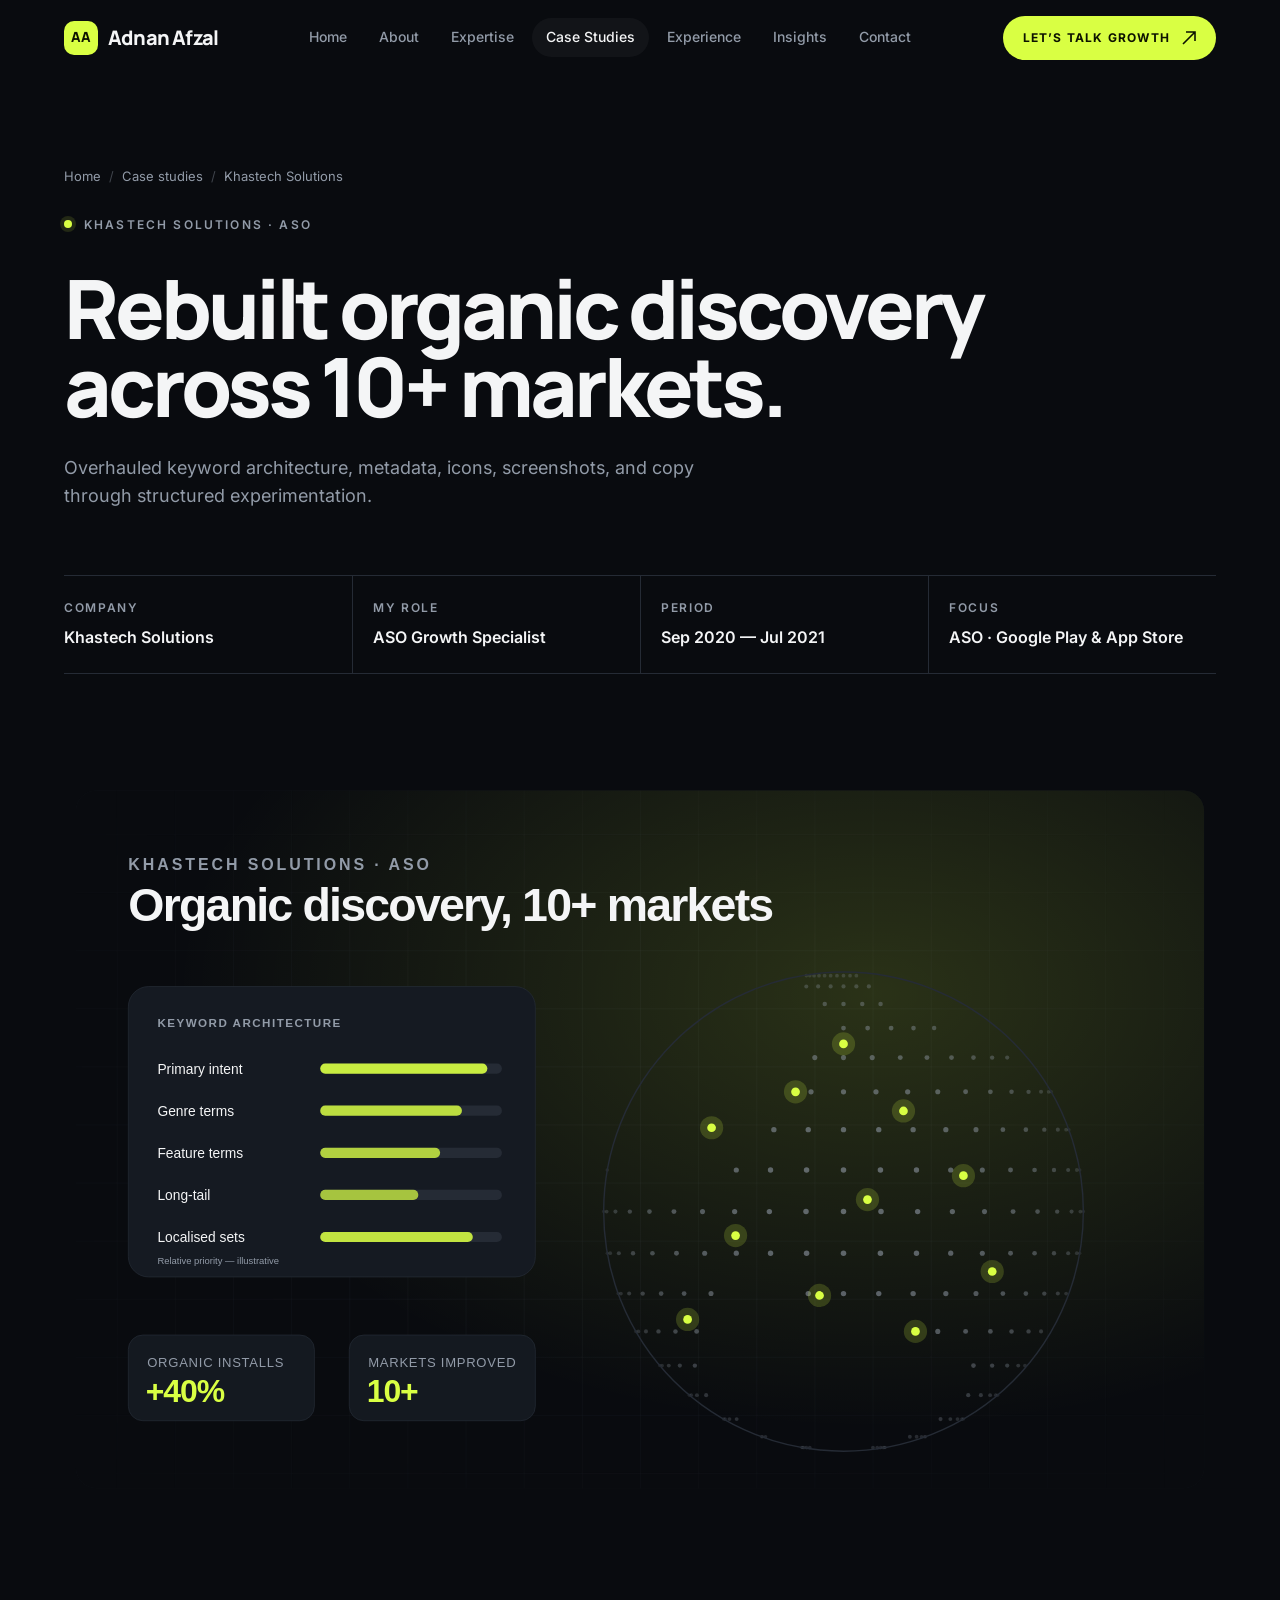
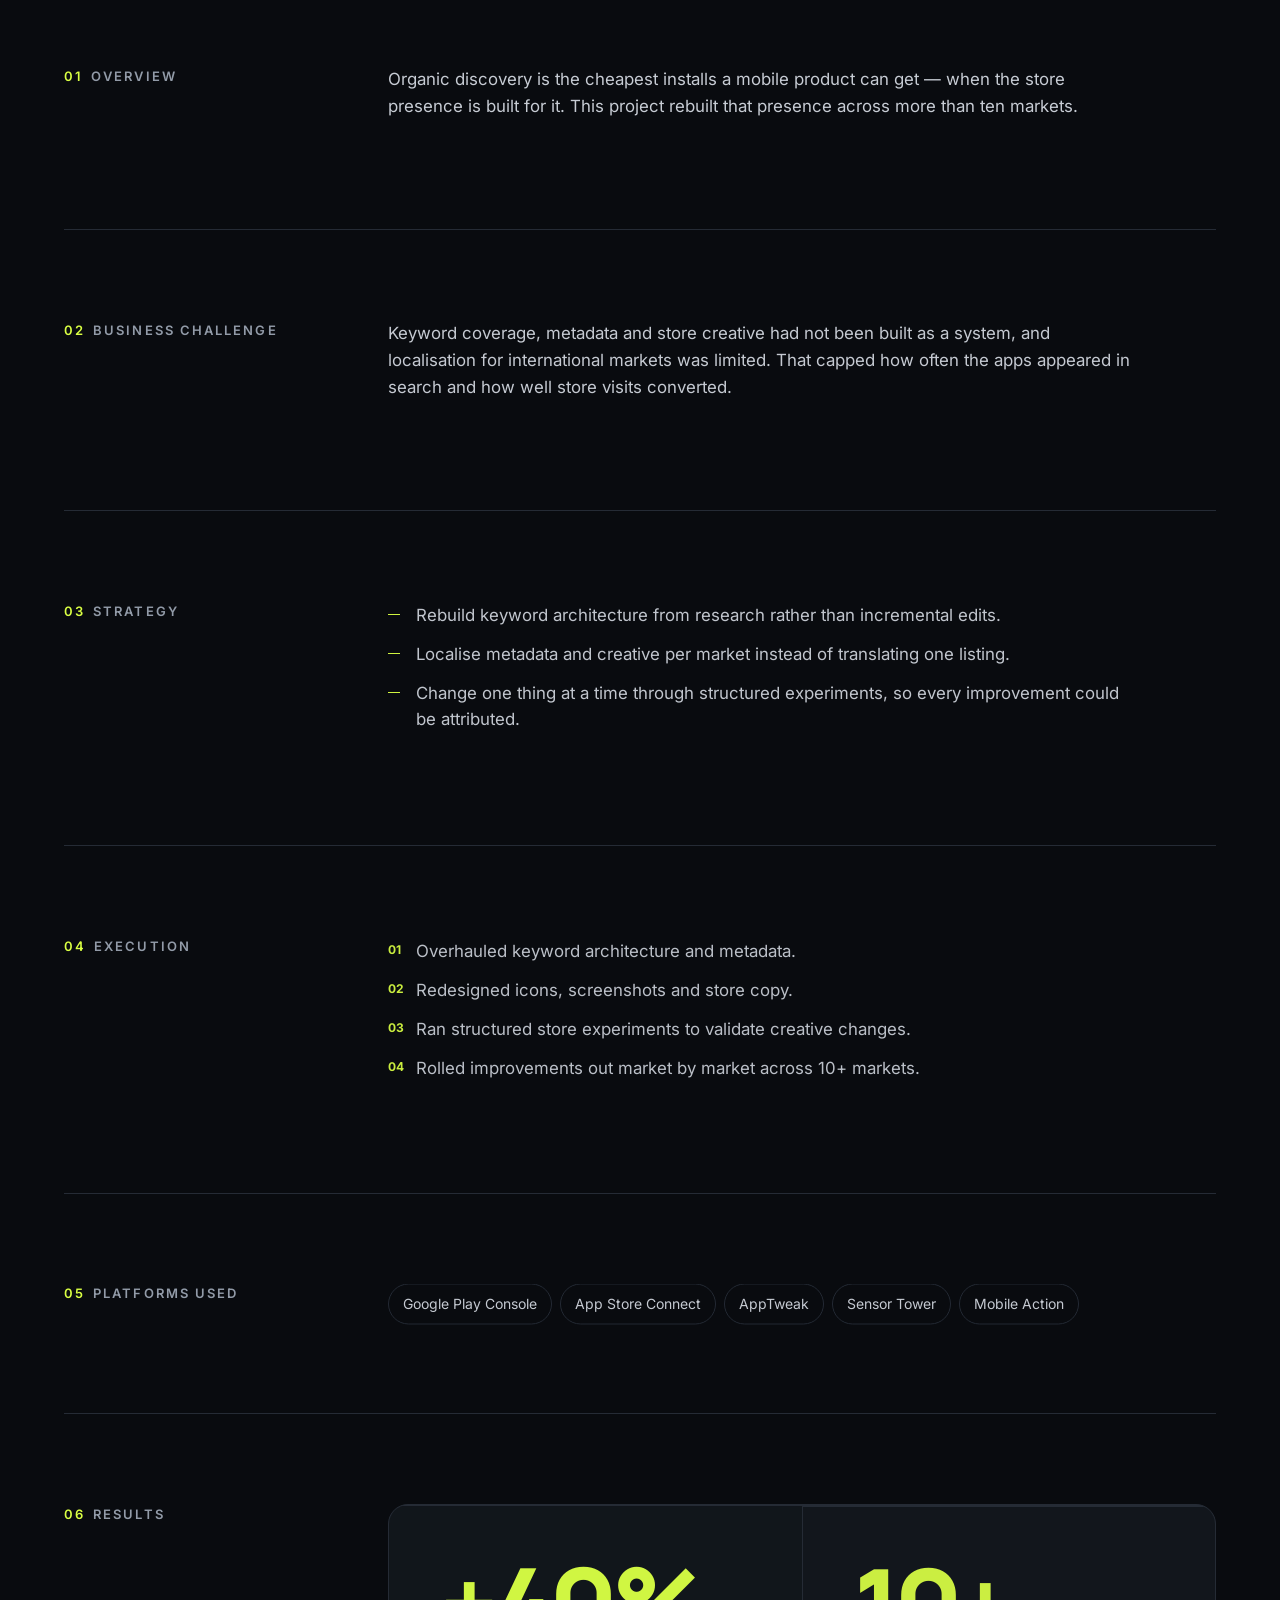
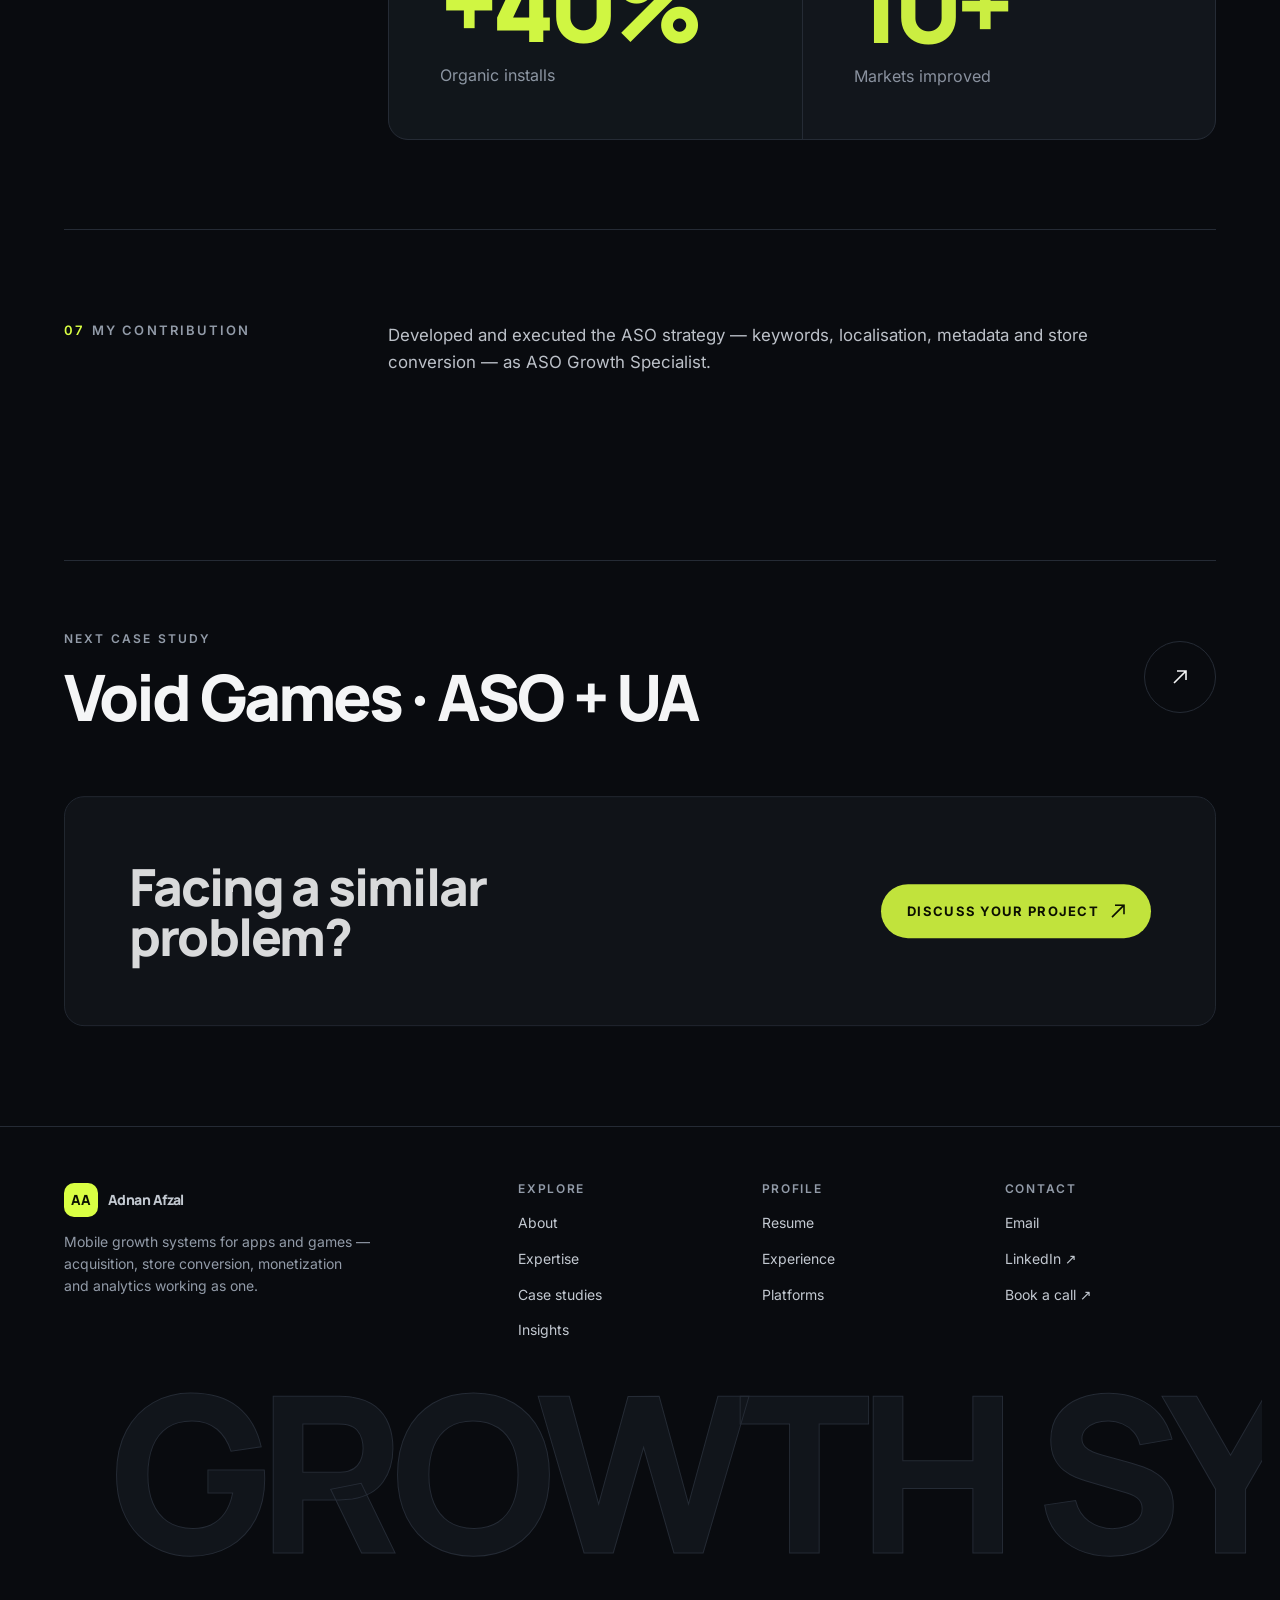
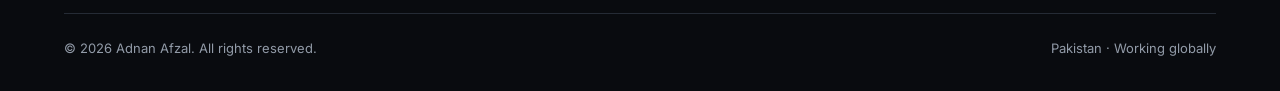
<file: case-studies/khastech-aso.html>
<!DOCTYPE html>
<html lang="en">
<head>
<meta charset="utf-8">
<meta name="viewport" content="width=device-width, initial-scale=1, viewport-fit=cover">
<title>Khastech Solutions · ASO — Case Study | Adnan Afzal</title>
<meta name="description" content="Rebuilt organic discovery across 10+ markets. Overhauled keyword architecture, metadata, icons, screenshots, and copy through structured experimentation.">
<link rel="canonical" href="https://growthbyadnan.site/case-studies/khastech-aso.html">
<meta name="author" content="Adnan Afzal">
<meta name="theme-color" content="#090B0F">
<meta name="color-scheme" content="dark">
<meta property="og:type" content="article">
<meta property="og:site_name" content="Adnan Afzal — Mobile Growth">
<meta property="og:title" content="Khastech Solutions · ASO — Case Study | Adnan Afzal">
<meta property="og:description" content="Rebuilt organic discovery across 10+ markets. Overhauled keyword architecture, metadata, icons, screenshots, and copy through structured experimentation.">
<meta property="og:url" content="https://growthbyadnan.site/case-studies/khastech-aso.html">
<meta property="og:image" content="https://growthbyadnan.site/assets/img/og-image.png">
<meta property="og:image:width" content="1200">
<meta property="og:image:height" content="630">
<meta name="twitter:card" content="summary_large_image">
<meta name="twitter:title" content="Khastech Solutions · ASO — Case Study | Adnan Afzal">
<meta name="twitter:description" content="Rebuilt organic discovery across 10+ markets. Overhauled keyword architecture, metadata, icons, screenshots, and copy through structured experimentation.">
<meta name="twitter:image" content="https://growthbyadnan.site/assets/img/og-image.png">
<link rel="icon" href="../favicon.svg" type="image/svg+xml">
<link rel="apple-touch-icon" href="../apple-touch-icon.png">
<link rel="preload" href="../assets/fonts/manrope-var.woff2" as="font" type="font/woff2" crossorigin>
<link rel="preload" href="../assets/fonts/inter-var.woff2" as="font" type="font/woff2" crossorigin>
<link rel="stylesheet" href="../assets/css/main.css">
<script>document.documentElement.classList.add('js');if(!window.matchMedia('(prefers-reduced-motion: reduce)').matches)document.documentElement.classList.add('motion');setTimeout(function(){document.documentElement.classList.add('ready-fallback')},4000);</script>
<script type="application/ld+json">{"@context": "https://schema.org", "@type": "Article", "headline": "Rebuilt organic discovery across 10+ markets.", "description": "Overhauled keyword architecture, metadata, icons, screenshots, and copy through structured experimentation.", "author": {"@type": "Person", "name": "Adnan Afzal", "url": "https://growthbyadnan.site/"}, "image": "https://growthbyadnan.site/assets/img/og-image.png", "url": "https://growthbyadnan.site/case-studies/khastech-aso.html", "about": "Khastech Solutions — ASO"}</script>
</head>
<body>
<a class="skip" href="#main">Skip to content</a>
<div class="ptrans" aria-hidden="true"></div>
<header class="nav" id="top">
  <div class="wrap nav__in">
    <a class="logo" href="../" ><span class="logo__mark" aria-hidden="true">AA</span><span>Adnan Afzal</span></a>
    <nav class="nav__links" aria-label="Primary"><a href="../">Home</a><a href="../#about">About</a><a href="../#expertise">Expertise</a><a href="../case-studies/" aria-current="page">Case Studies</a><a href="../resume.html">Experience</a><a href="../blog.html">Insights</a><a href="../#contact">Contact</a></nav>
    <div class="nav__cta">
      <a class="btn btn--primary btn--sm" href="../#contact">Let’s talk growth <span class="arrow"><svg width="14" height="14" viewBox="0 0 14 14" fill="none" aria-hidden="true"><path d="M1 13 L13 1 M4 1 H13 V10" stroke="currentColor" stroke-width="1.6"/></svg></span></a>
      <button class="burger" type="button" aria-label="Open menu" aria-expanded="false" aria-controls="mmenu"><span></span><span></span></button>
    </div>
  </div>
  <div class="nav__progress" aria-hidden="true"></div>
</header>
<div class="mmenu" id="mmenu" aria-hidden="true">
  <nav aria-label="Mobile"><ol><li><a href="../">Home</a></li><li><a href="../#about">About</a></li><li><a href="../#expertise">Expertise</a></li><li><a href="../case-studies/">Case Studies</a></li><li><a href="../resume.html">Experience</a></li><li><a href="../blog.html">Insights</a></li><li><a href="../#contact">Contact</a></li></ol></nav>
  <div class="mmenu__foot">
    <a class="btn btn--primary" href="../#contact">Let’s talk growth <span class="arrow"><svg width="14" height="14" viewBox="0 0 14 14" fill="none" aria-hidden="true"><path d="M1 13 L13 1 M4 1 H13 V10" stroke="currentColor" stroke-width="1.6"/></svg></span></a>
    <a href="mailto:adinrajpoot@gmail.com">adinrajpoot@gmail.com</a>
  </div>
</div>
<main id="main">
<article>
<section class="phero"><div class="wrap">
  <nav class="crumbs" aria-label="Breadcrumb" data-hero="eyebrow"><a href="../">Home</a><span aria-hidden="true">/</span><a href="./">Case studies</a><span aria-hidden="true">/</span><span>Khastech Solutions</span></nav>
  <p class="eyebrow" style="margin-top:28px" data-hero="fade">Khastech Solutions · ASO</p>
  <h1 data-hero="h1" style="max-width:20ch"><span class="line"><span>Rebuilt organic discovery across 10+ markets.</span></span></h1>
  <p class="phero__lead" data-hero="fade">Overhauled keyword architecture, metadata, icons, screenshots, and copy through structured experimentation.</p>
  <dl class="facts" data-hero="fade">
    <div class="fact"><dt>Company</dt><dd>Khastech Solutions</dd></div>
    <div class="fact"><dt>My role</dt><dd>ASO Growth Specialist</dd></div>
    <div class="fact"><dt>Period</dt><dd>Sep 2020 — Jul 2021</dd></div>
    <div class="fact"><dt>Focus</dt><dd>ASO · Google Play &amp; App Store</dd></div>
  </dl>
</div></section>
<section><div class="wrap"><div class="cover" data-clip><img src="../assets/img/cases/khastech-aso.svg" alt="Illustration for the Khastech Solutions ASO case study" width="1600" height="1000" decoding="async"></div></div></section>
<section class="section"><div class="wrap">
  <div class="prose-grid"><h2><span>01</span>Overview</h2><div class="prose" data-reveal><p>Organic discovery is the cheapest installs a mobile product can get — when the store presence is built for it. This project rebuilt that presence across more than ten markets.</p></div></div>
  <div class="prose-grid"><h2><span>02</span>Business challenge</h2><div class="prose" data-reveal><p>Keyword coverage, metadata and store creative had not been built as a system, and localisation for international markets was limited. That capped how often the apps appeared in search and how well store visits converted.</p></div></div>
  <div class="prose-grid"><h2><span>03</span>Strategy</h2><div class="prose" data-reveal><ul><li>Rebuild keyword architecture from research rather than incremental edits.</li><li>Localise metadata and creative per market instead of translating one listing.</li><li>Change one thing at a time through structured experiments, so every improvement could be attributed.</li></ul></div></div>
  <div class="prose-grid"><h2><span>04</span>Execution</h2><div class="prose" data-reveal><ol><li>Overhauled keyword architecture and metadata.</li><li>Redesigned icons, screenshots and store copy.</li><li>Ran structured store experiments to validate creative changes.</li><li>Rolled improvements out market by market across 10+ markets.</li></ol></div></div>
  <div class="prose-grid"><h2><span>05</span>Platforms used</h2><div data-reveal><ul class="pill-list"><li>Google Play Console</li><li>App Store Connect</li><li>AppTweak</li><li>Sensor Tower</li><li>Mobile Action</li></ul></div></div>
  <div class="prose-grid"><h2><span>06</span>Results</h2><div><div class="results"><div class="result" data-reveal><div class="result__v">+40%</div><div class="result__l">Organic installs</div></div><div class="result" data-reveal><div class="result__v">10+</div><div class="result__l">Markets improved</div></div></div></div></div>
  <div class="prose-grid"><h2><span>07</span>My contribution</h2><div class="prose" data-reveal><p>Developed and executed the ASO strategy — keywords, localisation, metadata and store conversion — as ASO Growth Specialist.</p></div></div>
</div></section>
</article>
<section><div class="wrap">
  <a class="next-case" href="void-games-aso-ua.html"><div><span class="eyebrow eyebrow--plain">Next case study</span><div class="next-case__t" style="margin-top:14px">Void Games · ASO + UA</div></div><span class="circ"><svg width="14" height="14" viewBox="0 0 14 14" fill="none" aria-hidden="true"><path d="M1 13 L13 1 M4 1 H13 V10" stroke="currentColor" stroke-width="1.6"/></svg></span></a>
</div></section>
<section class="section--tight" style="padding-top:0"><div class="wrap"><div class="cta-band" data-reveal><h2>Facing a similar problem?</h2><a class="btn btn--primary" href="../#contact">Discuss your project <span class="arrow"><svg width="14" height="14" viewBox="0 0 14 14" fill="none" aria-hidden="true"><path d="M1 13 L13 1 M4 1 H13 V10" stroke="currentColor" stroke-width="1.6"/></svg></span></a></div></div></section>
</main>
<footer class="footer">
  <div class="wrap">
    <div class="footer__top">
      <div>
        <a class="logo" href="../"><span class="logo__mark" aria-hidden="true">AA</span><span>Adnan Afzal</span></a>
        <p class="footer__tag">Mobile growth systems for apps and games — acquisition, store conversion, monetization and analytics working as one.</p>
      </div>
      <div><h4>Explore</h4><ul>
        <li><a href="../#about">About</a></li><li><a href="../#expertise">Expertise</a></li>
        <li><a href="../case-studies/">Case studies</a></li><li><a href="../blog.html">Insights</a></li></ul></div>
      <div><h4>Profile</h4><ul>
        <li><a href="../resume.html">Resume</a></li><li><a href="../#experience">Experience</a></li>
        <li><a href="../#platforms">Platforms</a></li></ul></div>
      <div><h4>Contact</h4><ul>
        <li><a href="mailto:adinrajpoot@gmail.com">Email</a></li>
        <li><a href="https://www.linkedin.com/in/adnan-afzal-growth" target="_blank" rel="noopener">LinkedIn ↗</a></li>
        <li><a href="https://calendly.com/scalewithadnan/new-meeting" target="_blank" rel="noopener">Book a call ↗</a></li></ul></div>
    </div>
    <div class="footer__word" aria-hidden="true" data-word="GROWTH SYSTEMS"></div>
    <div class="footer__bottom"><span>© <span data-year>2026</span> Adnan Afzal. All rights reserved.</span><span>Pakistan · Working globally</span></div>
  </div>
</footer>
<script src="../assets/js/vendor/gsap.min.js" defer></script>
<script src="../assets/js/vendor/ScrollTrigger.min.js" defer></script>
<script src="../assets/js/main.js" defer></script>
</body>
</html>
</file>
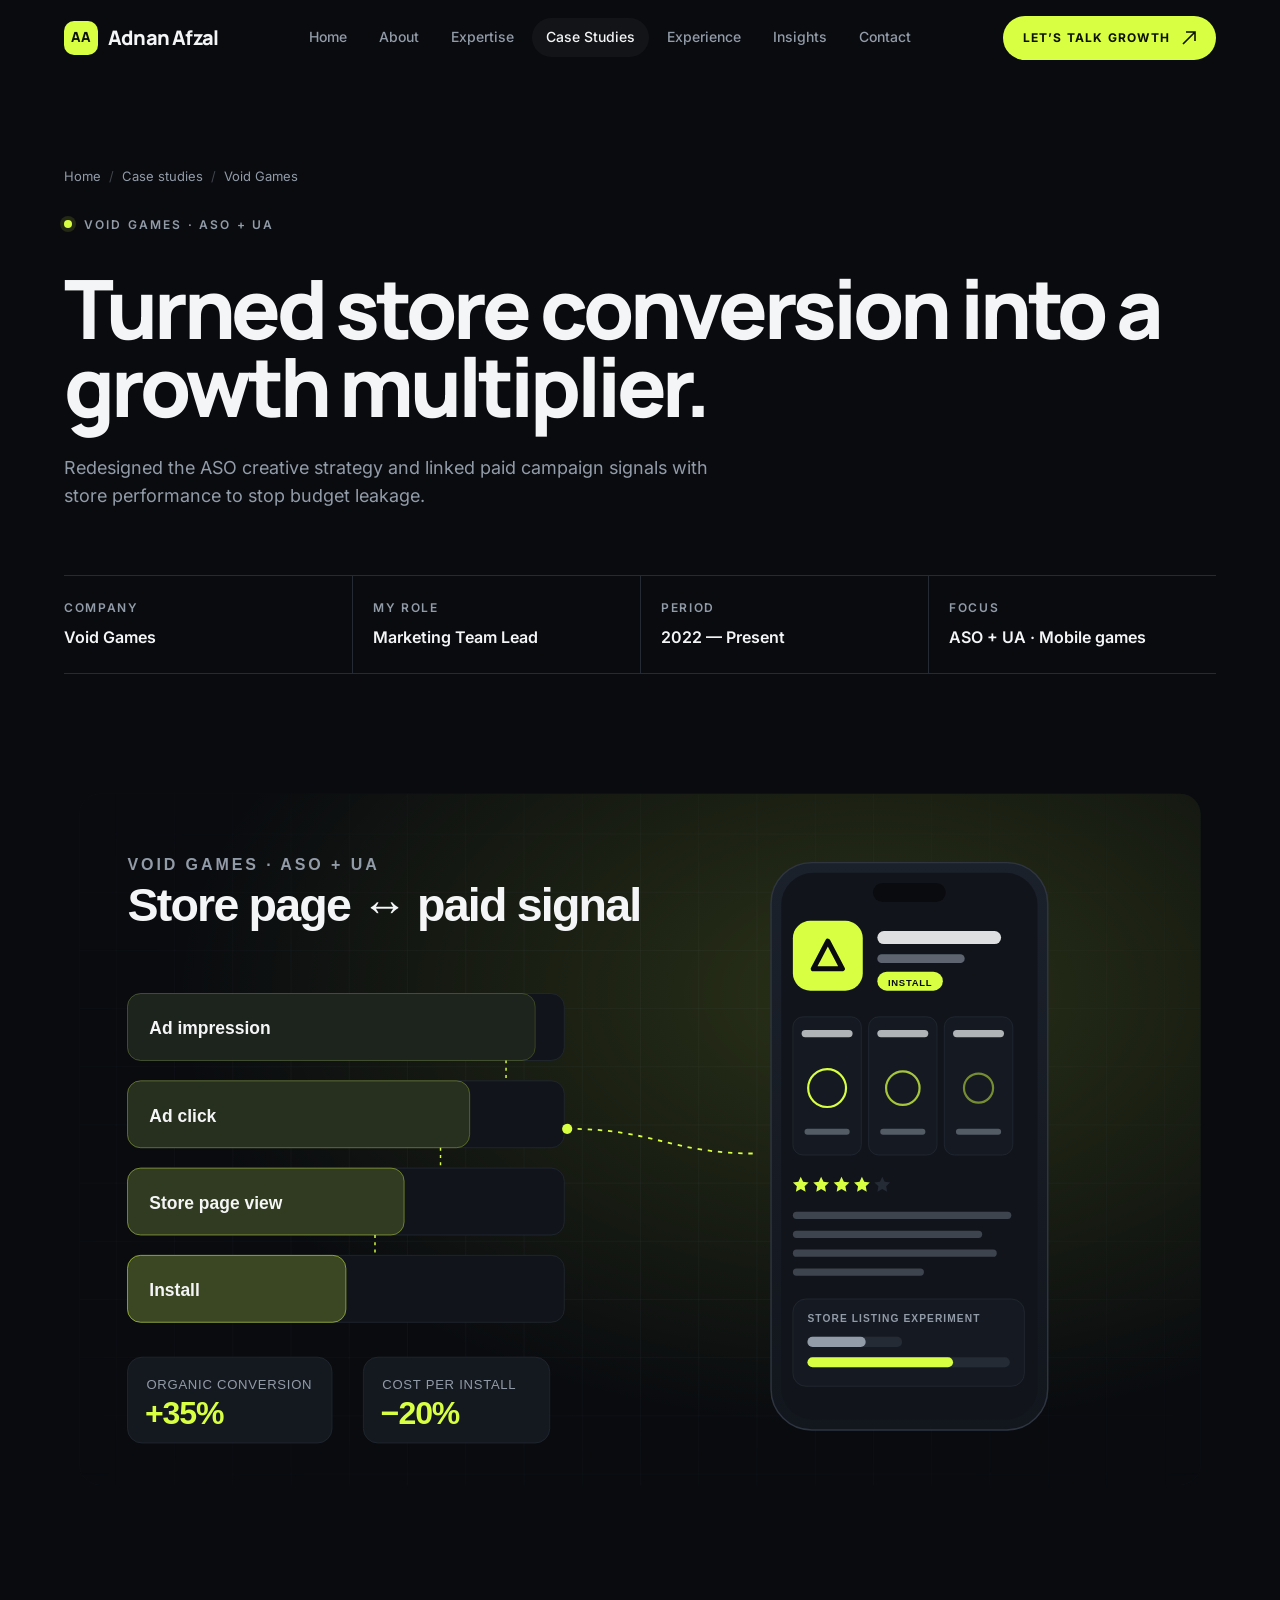
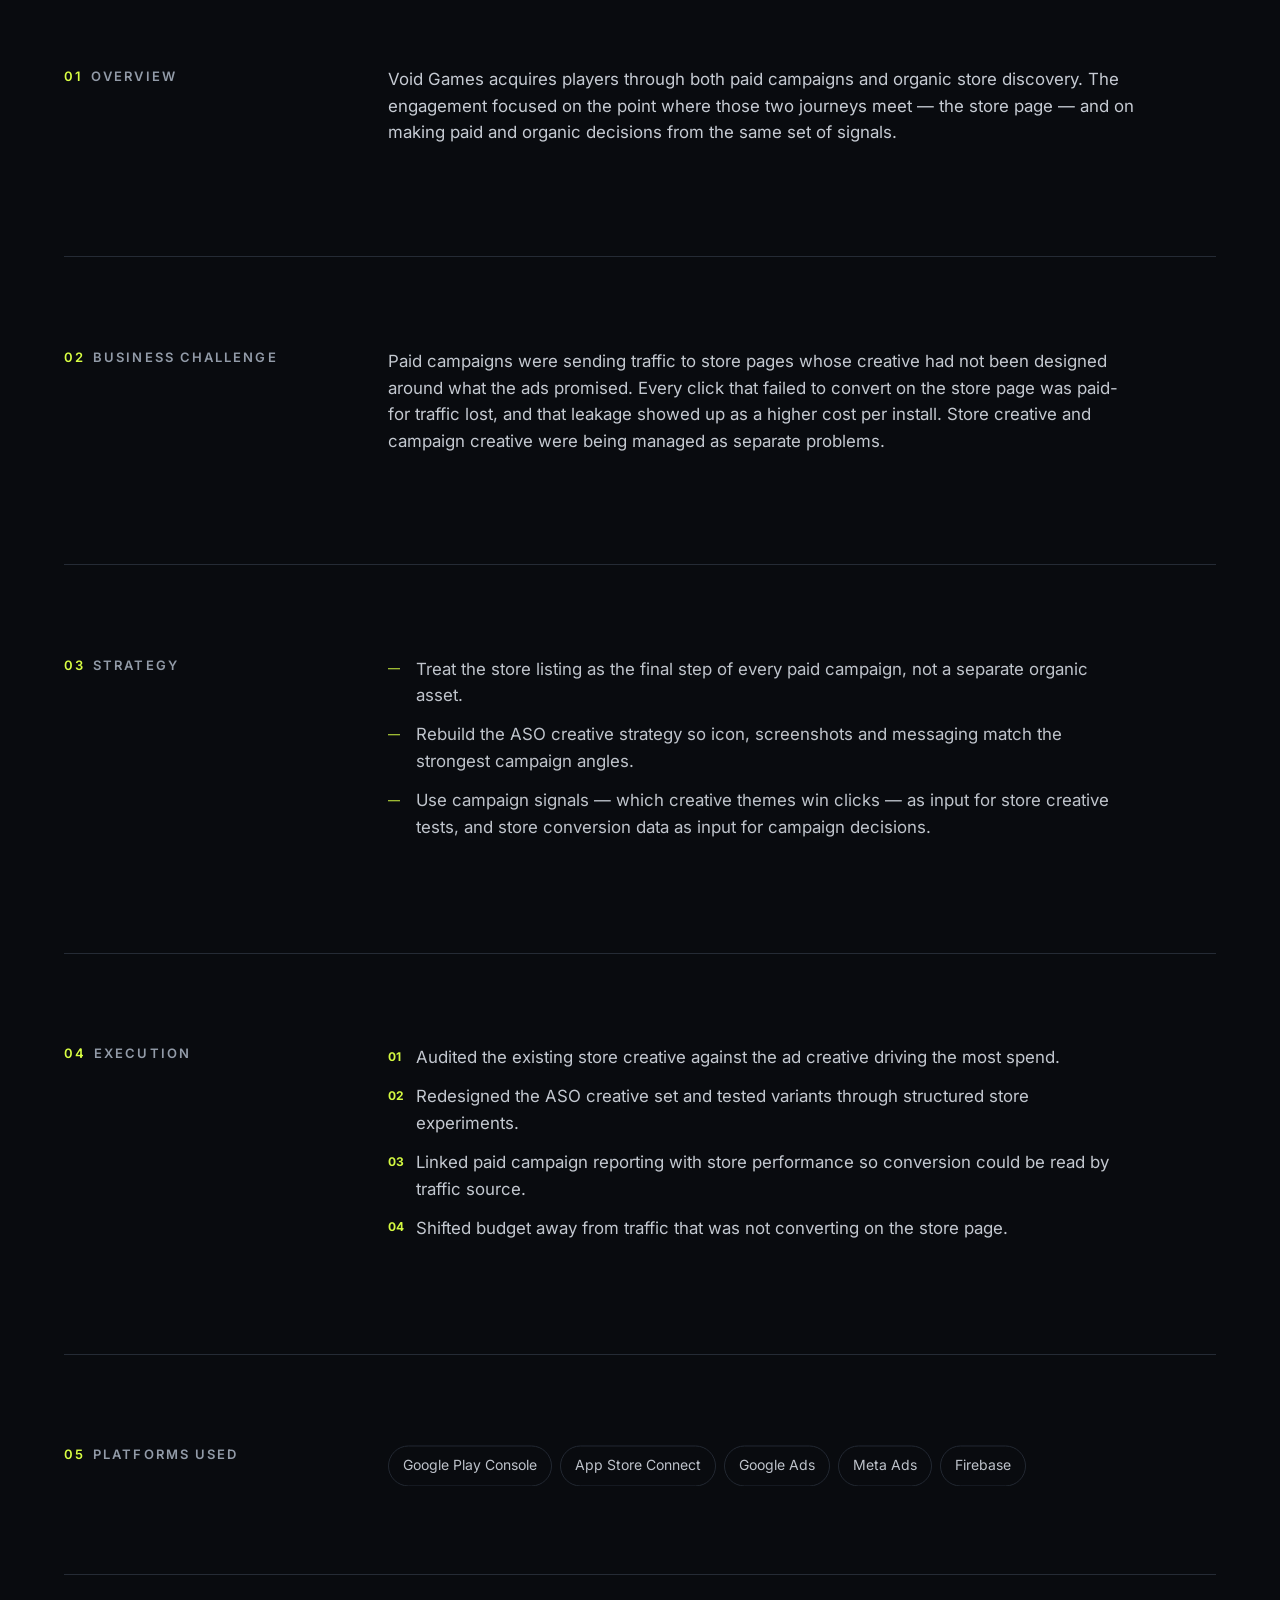
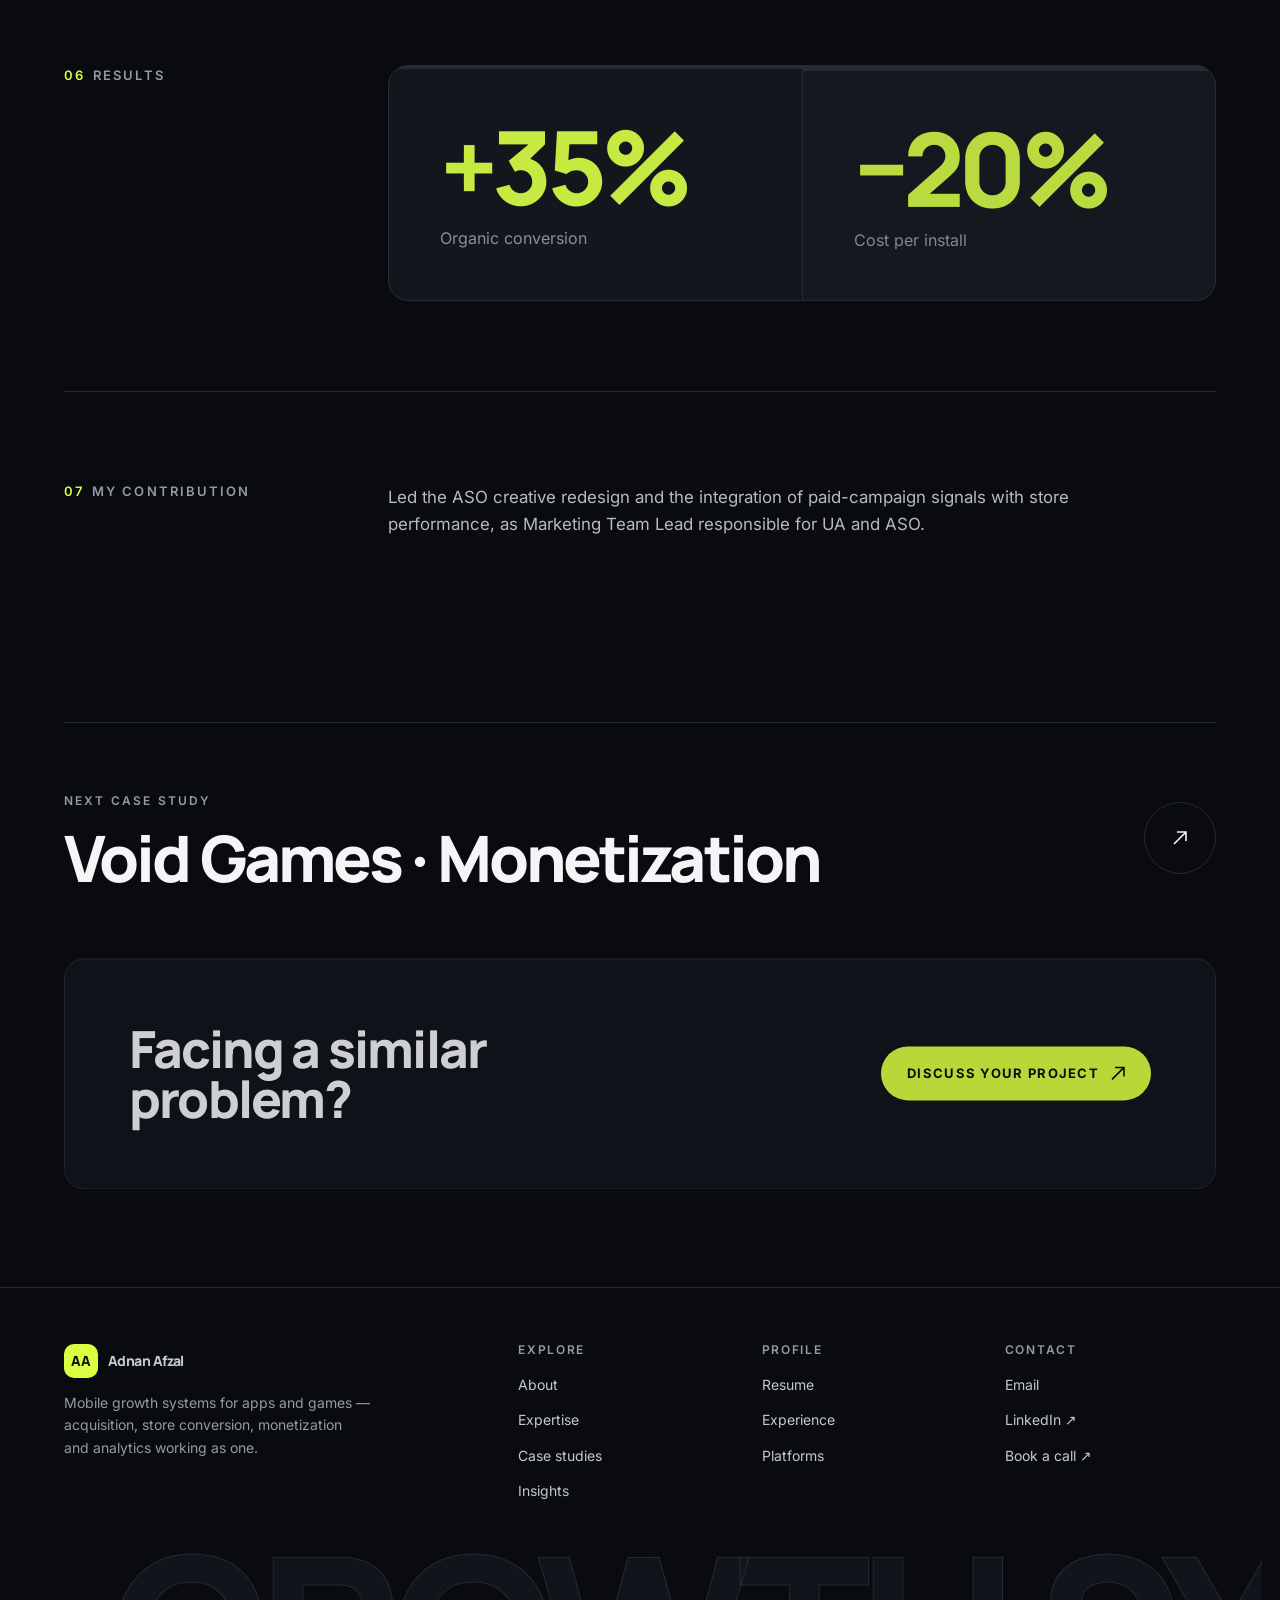
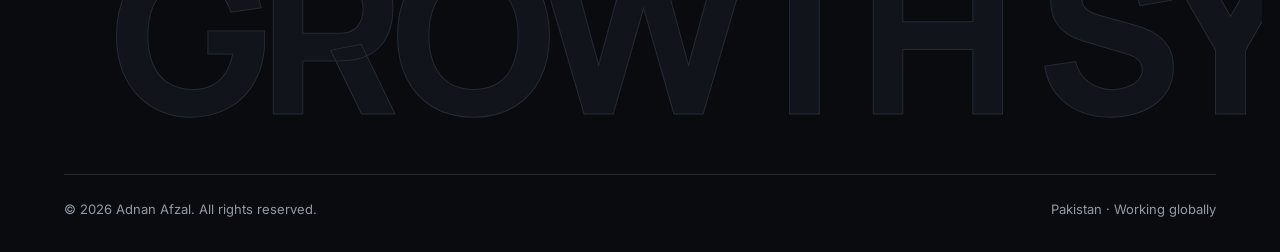
<file: case-studies/void-games-aso-ua.html>
<!DOCTYPE html>
<html lang="en">
<head>
<meta charset="utf-8">
<meta name="viewport" content="width=device-width, initial-scale=1, viewport-fit=cover">
<title>Void Games · ASO + UA — Case Study | Adnan Afzal</title>
<meta name="description" content="Turned store conversion into a growth multiplier. Redesigned the ASO creative strategy and linked paid campaign signals with store performance to stop budget leakage.">
<link rel="canonical" href="https://growthbyadnan.site/case-studies/void-games-aso-ua.html">
<meta name="author" content="Adnan Afzal">
<meta name="theme-color" content="#090B0F">
<meta name="color-scheme" content="dark">
<meta property="og:type" content="article">
<meta property="og:site_name" content="Adnan Afzal — Mobile Growth">
<meta property="og:title" content="Void Games · ASO + UA — Case Study | Adnan Afzal">
<meta property="og:description" content="Turned store conversion into a growth multiplier. Redesigned the ASO creative strategy and linked paid campaign signals with store performance to stop budget leakage.">
<meta property="og:url" content="https://growthbyadnan.site/case-studies/void-games-aso-ua.html">
<meta property="og:image" content="https://growthbyadnan.site/assets/img/og-image.png">
<meta property="og:image:width" content="1200">
<meta property="og:image:height" content="630">
<meta name="twitter:card" content="summary_large_image">
<meta name="twitter:title" content="Void Games · ASO + UA — Case Study | Adnan Afzal">
<meta name="twitter:description" content="Turned store conversion into a growth multiplier. Redesigned the ASO creative strategy and linked paid campaign signals with store performance to stop budget leakage.">
<meta name="twitter:image" content="https://growthbyadnan.site/assets/img/og-image.png">
<link rel="icon" href="../favicon.svg" type="image/svg+xml">
<link rel="apple-touch-icon" href="../apple-touch-icon.png">
<link rel="preload" href="../assets/fonts/manrope-var.woff2" as="font" type="font/woff2" crossorigin>
<link rel="preload" href="../assets/fonts/inter-var.woff2" as="font" type="font/woff2" crossorigin>
<link rel="stylesheet" href="../assets/css/main.css">
<script>document.documentElement.classList.add('js');if(!window.matchMedia('(prefers-reduced-motion: reduce)').matches)document.documentElement.classList.add('motion');setTimeout(function(){document.documentElement.classList.add('ready-fallback')},4000);</script>
<script type="application/ld+json">{"@context": "https://schema.org", "@type": "Article", "headline": "Turned store conversion into a growth multiplier.", "description": "Redesigned the ASO creative strategy and linked paid campaign signals with store performance to stop budget leakage.", "author": {"@type": "Person", "name": "Adnan Afzal", "url": "https://growthbyadnan.site/"}, "image": "https://growthbyadnan.site/assets/img/og-image.png", "url": "https://growthbyadnan.site/case-studies/void-games-aso-ua.html", "about": "Void Games — ASO + UA"}</script>
</head>
<body>
<a class="skip" href="#main">Skip to content</a>
<div class="ptrans" aria-hidden="true"></div>
<header class="nav" id="top">
  <div class="wrap nav__in">
    <a class="logo" href="../" ><span class="logo__mark" aria-hidden="true">AA</span><span>Adnan Afzal</span></a>
    <nav class="nav__links" aria-label="Primary"><a href="../">Home</a><a href="../#about">About</a><a href="../#expertise">Expertise</a><a href="../case-studies/" aria-current="page">Case Studies</a><a href="../resume.html">Experience</a><a href="../blog.html">Insights</a><a href="../#contact">Contact</a></nav>
    <div class="nav__cta">
      <a class="btn btn--primary btn--sm" href="../#contact">Let’s talk growth <span class="arrow"><svg width="14" height="14" viewBox="0 0 14 14" fill="none" aria-hidden="true"><path d="M1 13 L13 1 M4 1 H13 V10" stroke="currentColor" stroke-width="1.6"/></svg></span></a>
      <button class="burger" type="button" aria-label="Open menu" aria-expanded="false" aria-controls="mmenu"><span></span><span></span></button>
    </div>
  </div>
  <div class="nav__progress" aria-hidden="true"></div>
</header>
<div class="mmenu" id="mmenu" aria-hidden="true">
  <nav aria-label="Mobile"><ol><li><a href="../">Home</a></li><li><a href="../#about">About</a></li><li><a href="../#expertise">Expertise</a></li><li><a href="../case-studies/">Case Studies</a></li><li><a href="../resume.html">Experience</a></li><li><a href="../blog.html">Insights</a></li><li><a href="../#contact">Contact</a></li></ol></nav>
  <div class="mmenu__foot">
    <a class="btn btn--primary" href="../#contact">Let’s talk growth <span class="arrow"><svg width="14" height="14" viewBox="0 0 14 14" fill="none" aria-hidden="true"><path d="M1 13 L13 1 M4 1 H13 V10" stroke="currentColor" stroke-width="1.6"/></svg></span></a>
    <a href="mailto:adinrajpoot@gmail.com">adinrajpoot@gmail.com</a>
  </div>
</div>
<main id="main">
<article>
<section class="phero"><div class="wrap">
  <nav class="crumbs" aria-label="Breadcrumb" data-hero="eyebrow"><a href="../">Home</a><span aria-hidden="true">/</span><a href="./">Case studies</a><span aria-hidden="true">/</span><span>Void Games</span></nav>
  <p class="eyebrow" style="margin-top:28px" data-hero="fade">Void Games · ASO + UA</p>
  <h1 data-hero="h1" style="max-width:20ch"><span class="line"><span>Turned store conversion into a growth multiplier.</span></span></h1>
  <p class="phero__lead" data-hero="fade">Redesigned the ASO creative strategy and linked paid campaign signals with store performance to stop budget leakage.</p>
  <dl class="facts" data-hero="fade">
    <div class="fact"><dt>Company</dt><dd>Void Games</dd></div>
    <div class="fact"><dt>My role</dt><dd>Marketing Team Lead</dd></div>
    <div class="fact"><dt>Period</dt><dd>2022 — Present</dd></div>
    <div class="fact"><dt>Focus</dt><dd>ASO + UA · Mobile games</dd></div>
  </dl>
</div></section>
<section><div class="wrap"><div class="cover" data-clip><img src="../assets/img/cases/void-games-aso-ua.svg" alt="Illustration for the Void Games ASO + UA case study" width="1600" height="1000" decoding="async"></div></div></section>
<section class="section"><div class="wrap">
  <div class="prose-grid"><h2><span>01</span>Overview</h2><div class="prose" data-reveal><p>Void Games acquires players through both paid campaigns and organic store discovery. The engagement focused on the point where those two journeys meet — the store page — and on making paid and organic decisions from the same set of signals.</p></div></div>
  <div class="prose-grid"><h2><span>02</span>Business challenge</h2><div class="prose" data-reveal><p>Paid campaigns were sending traffic to store pages whose creative had not been designed around what the ads promised. Every click that failed to convert on the store page was paid-for traffic lost, and that leakage showed up as a higher cost per install. Store creative and campaign creative were being managed as separate problems.</p></div></div>
  <div class="prose-grid"><h2><span>03</span>Strategy</h2><div class="prose" data-reveal><ul><li>Treat the store listing as the final step of every paid campaign, not a separate organic asset.</li><li>Rebuild the ASO creative strategy so icon, screenshots and messaging match the strongest campaign angles.</li><li>Use campaign signals — which creative themes win clicks — as input for store creative tests, and store conversion data as input for campaign decisions.</li></ul></div></div>
  <div class="prose-grid"><h2><span>04</span>Execution</h2><div class="prose" data-reveal><ol><li>Audited the existing store creative against the ad creative driving the most spend.</li><li>Redesigned the ASO creative set and tested variants through structured store experiments.</li><li>Linked paid campaign reporting with store performance so conversion could be read by traffic source.</li><li>Shifted budget away from traffic that was not converting on the store page.</li></ol></div></div>
  <div class="prose-grid"><h2><span>05</span>Platforms used</h2><div data-reveal><ul class="pill-list"><li>Google Play Console</li><li>App Store Connect</li><li>Google Ads</li><li>Meta Ads</li><li>Firebase</li></ul></div></div>
  <div class="prose-grid"><h2><span>06</span>Results</h2><div><div class="results"><div class="result" data-reveal><div class="result__v">+35%</div><div class="result__l">Organic conversion</div></div><div class="result" data-reveal><div class="result__v">−20%</div><div class="result__l">Cost per install</div></div></div></div></div>
  <div class="prose-grid"><h2><span>07</span>My contribution</h2><div class="prose" data-reveal><p>Led the ASO creative redesign and the integration of paid-campaign signals with store performance, as Marketing Team Lead responsible for UA and ASO.</p></div></div>
</div></section>
</article>
<section><div class="wrap">
  <a class="next-case" href="void-games-monetization.html"><div><span class="eyebrow eyebrow--plain">Next case study</span><div class="next-case__t" style="margin-top:14px">Void Games · Monetization</div></div><span class="circ"><svg width="14" height="14" viewBox="0 0 14 14" fill="none" aria-hidden="true"><path d="M1 13 L13 1 M4 1 H13 V10" stroke="currentColor" stroke-width="1.6"/></svg></span></a>
</div></section>
<section class="section--tight" style="padding-top:0"><div class="wrap"><div class="cta-band" data-reveal><h2>Facing a similar problem?</h2><a class="btn btn--primary" href="../#contact">Discuss your project <span class="arrow"><svg width="14" height="14" viewBox="0 0 14 14" fill="none" aria-hidden="true"><path d="M1 13 L13 1 M4 1 H13 V10" stroke="currentColor" stroke-width="1.6"/></svg></span></a></div></div></section>
</main>
<footer class="footer">
  <div class="wrap">
    <div class="footer__top">
      <div>
        <a class="logo" href="../"><span class="logo__mark" aria-hidden="true">AA</span><span>Adnan Afzal</span></a>
        <p class="footer__tag">Mobile growth systems for apps and games — acquisition, store conversion, monetization and analytics working as one.</p>
      </div>
      <div><h4>Explore</h4><ul>
        <li><a href="../#about">About</a></li><li><a href="../#expertise">Expertise</a></li>
        <li><a href="../case-studies/">Case studies</a></li><li><a href="../blog.html">Insights</a></li></ul></div>
      <div><h4>Profile</h4><ul>
        <li><a href="../resume.html">Resume</a></li><li><a href="../#experience">Experience</a></li>
        <li><a href="../#platforms">Platforms</a></li></ul></div>
      <div><h4>Contact</h4><ul>
        <li><a href="mailto:adinrajpoot@gmail.com">Email</a></li>
        <li><a href="https://www.linkedin.com/in/adnan-afzal-growth" target="_blank" rel="noopener">LinkedIn ↗</a></li>
        <li><a href="https://calendly.com/scalewithadnan/new-meeting" target="_blank" rel="noopener">Book a call ↗</a></li></ul></div>
    </div>
    <div class="footer__word" aria-hidden="true" data-word="GROWTH SYSTEMS"></div>
    <div class="footer__bottom"><span>© <span data-year>2026</span> Adnan Afzal. All rights reserved.</span><span>Pakistan · Working globally</span></div>
  </div>
</footer>
<script src="../assets/js/vendor/gsap.min.js" defer></script>
<script src="../assets/js/vendor/ScrollTrigger.min.js" defer></script>
<script src="../assets/js/main.js" defer></script>
</body>
</html>
</file>
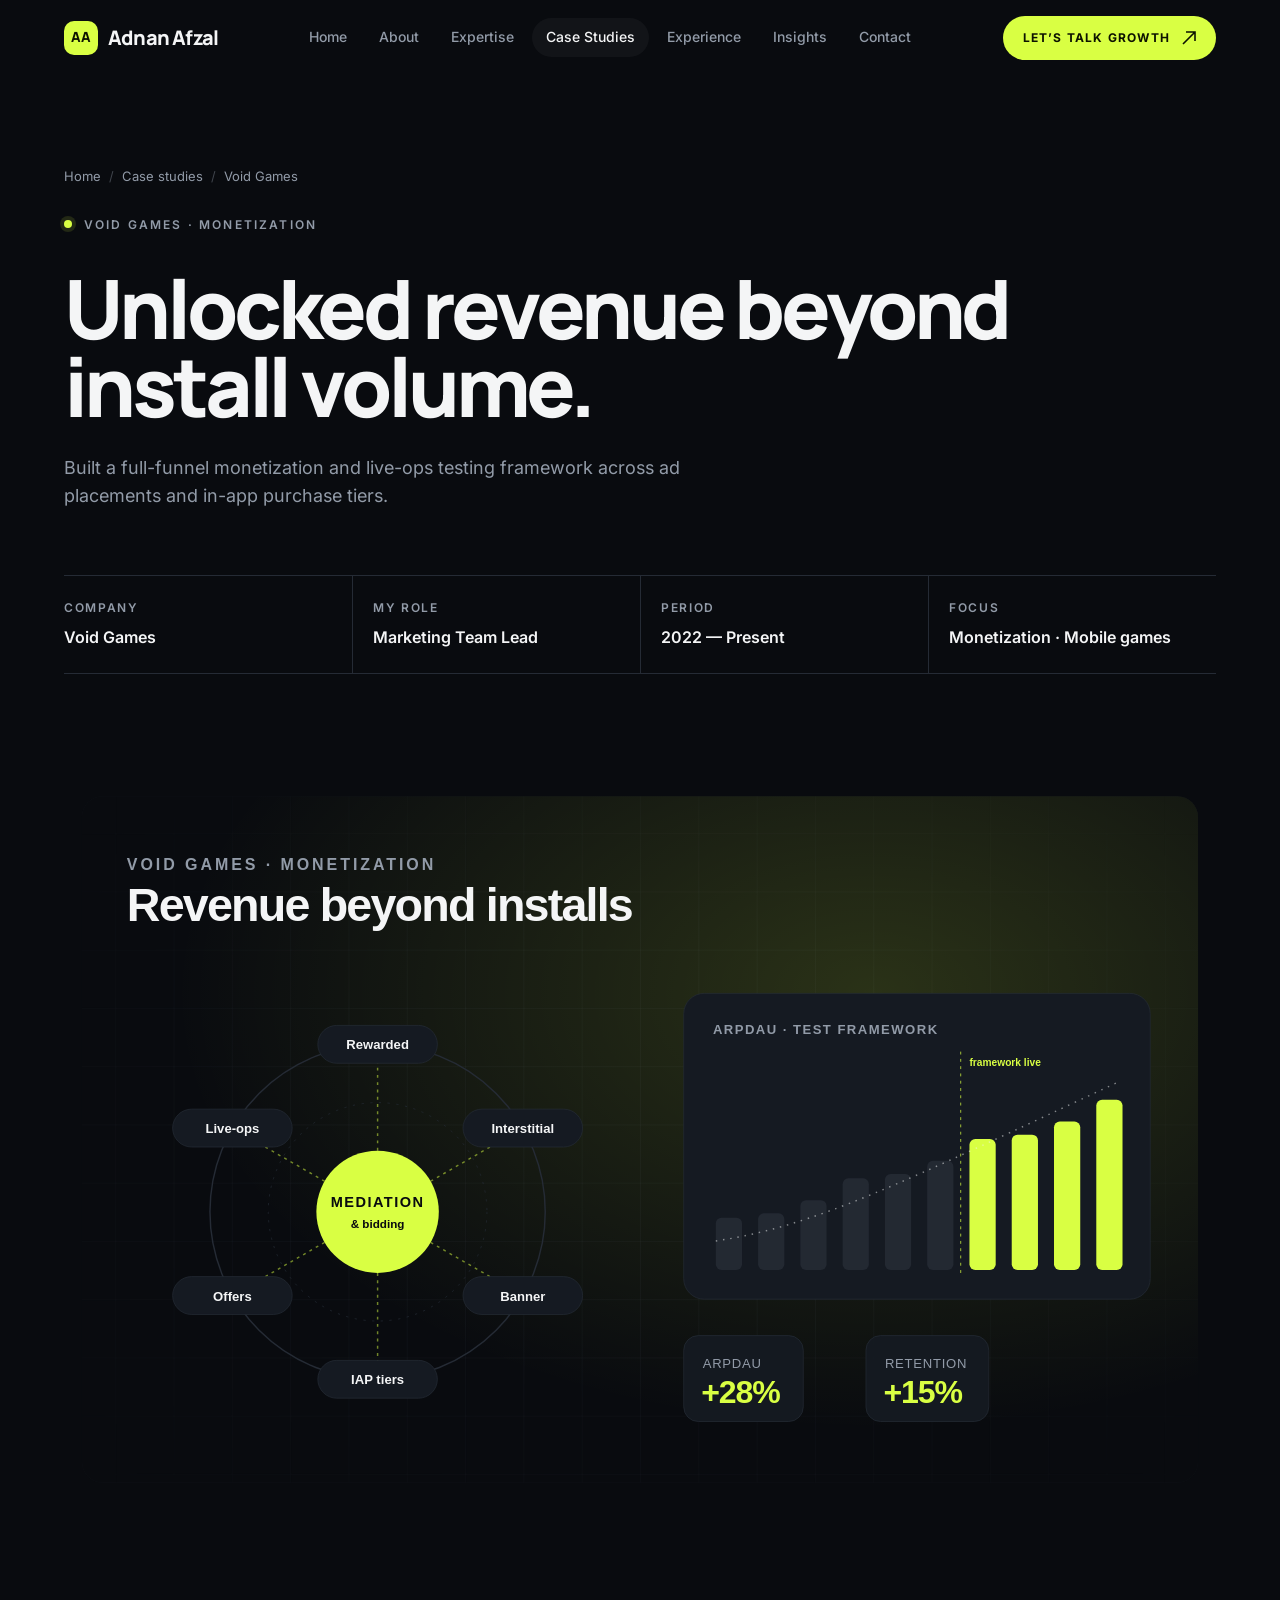
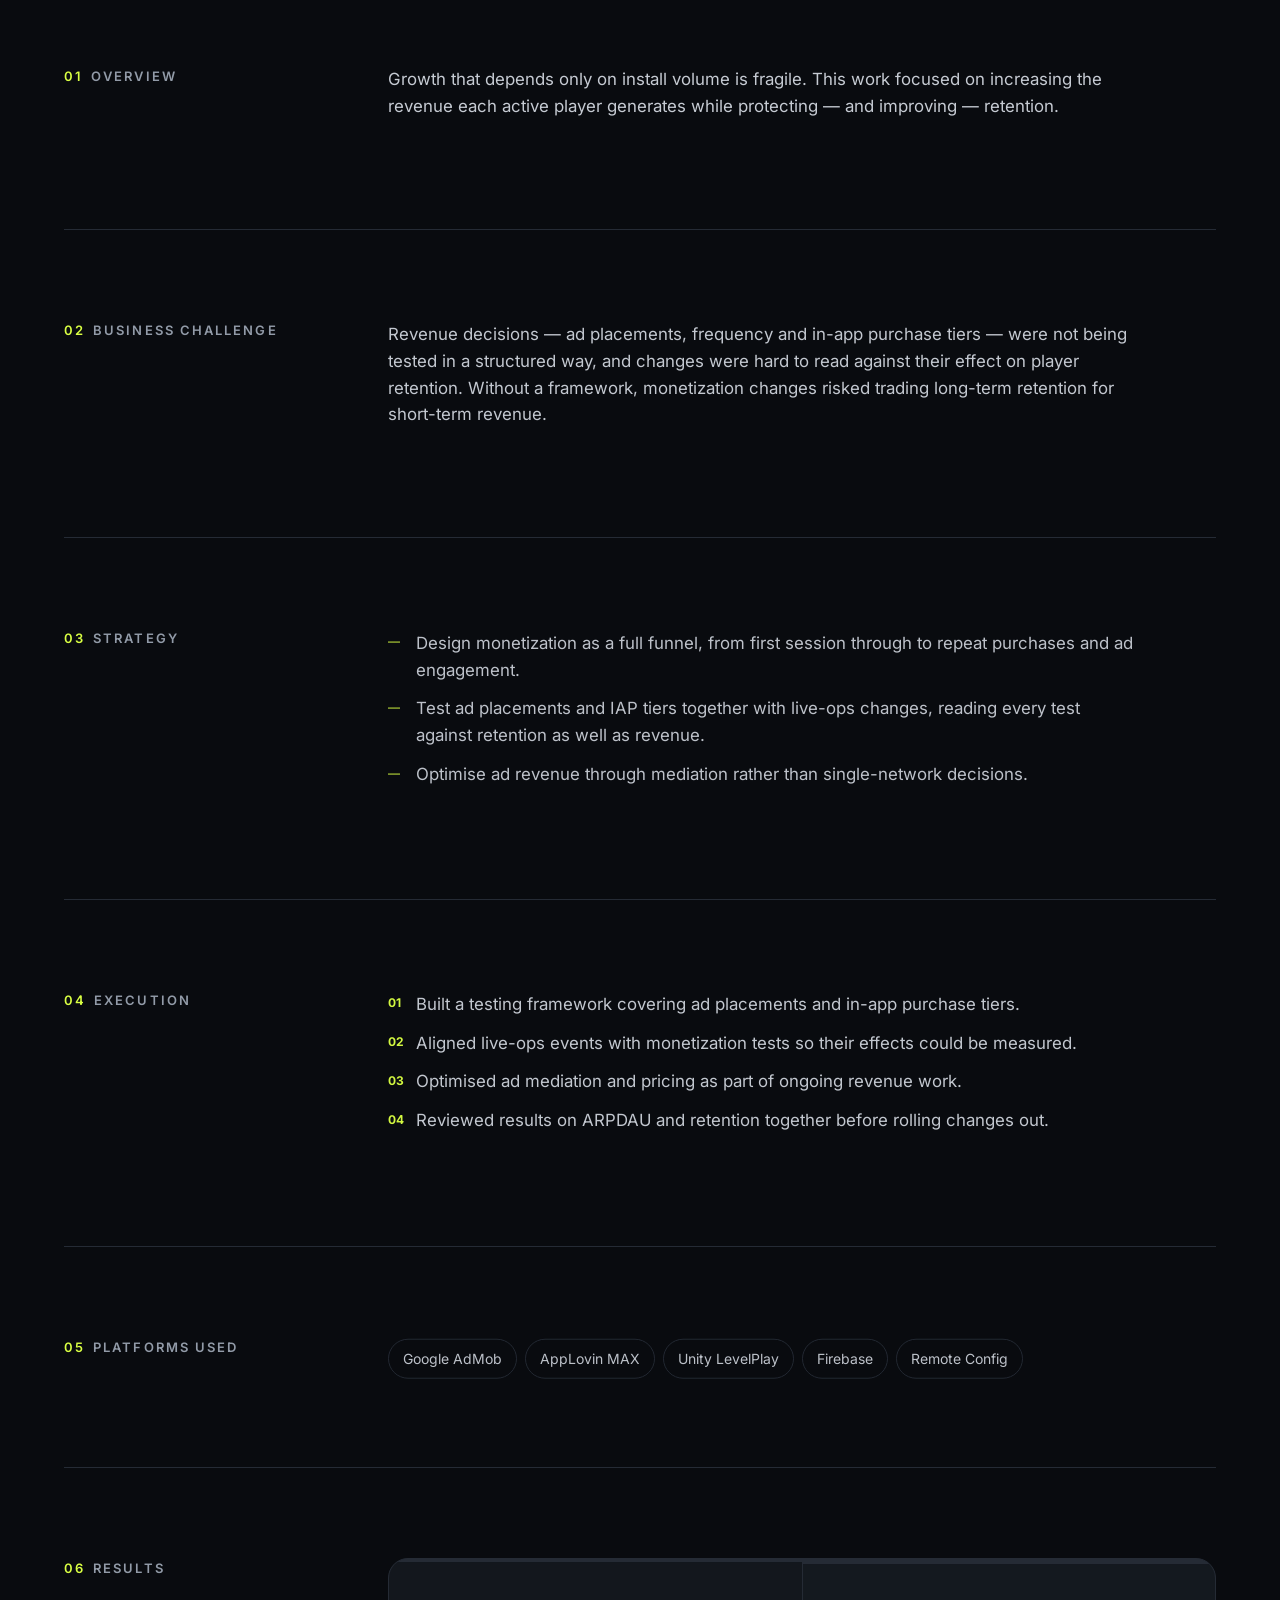
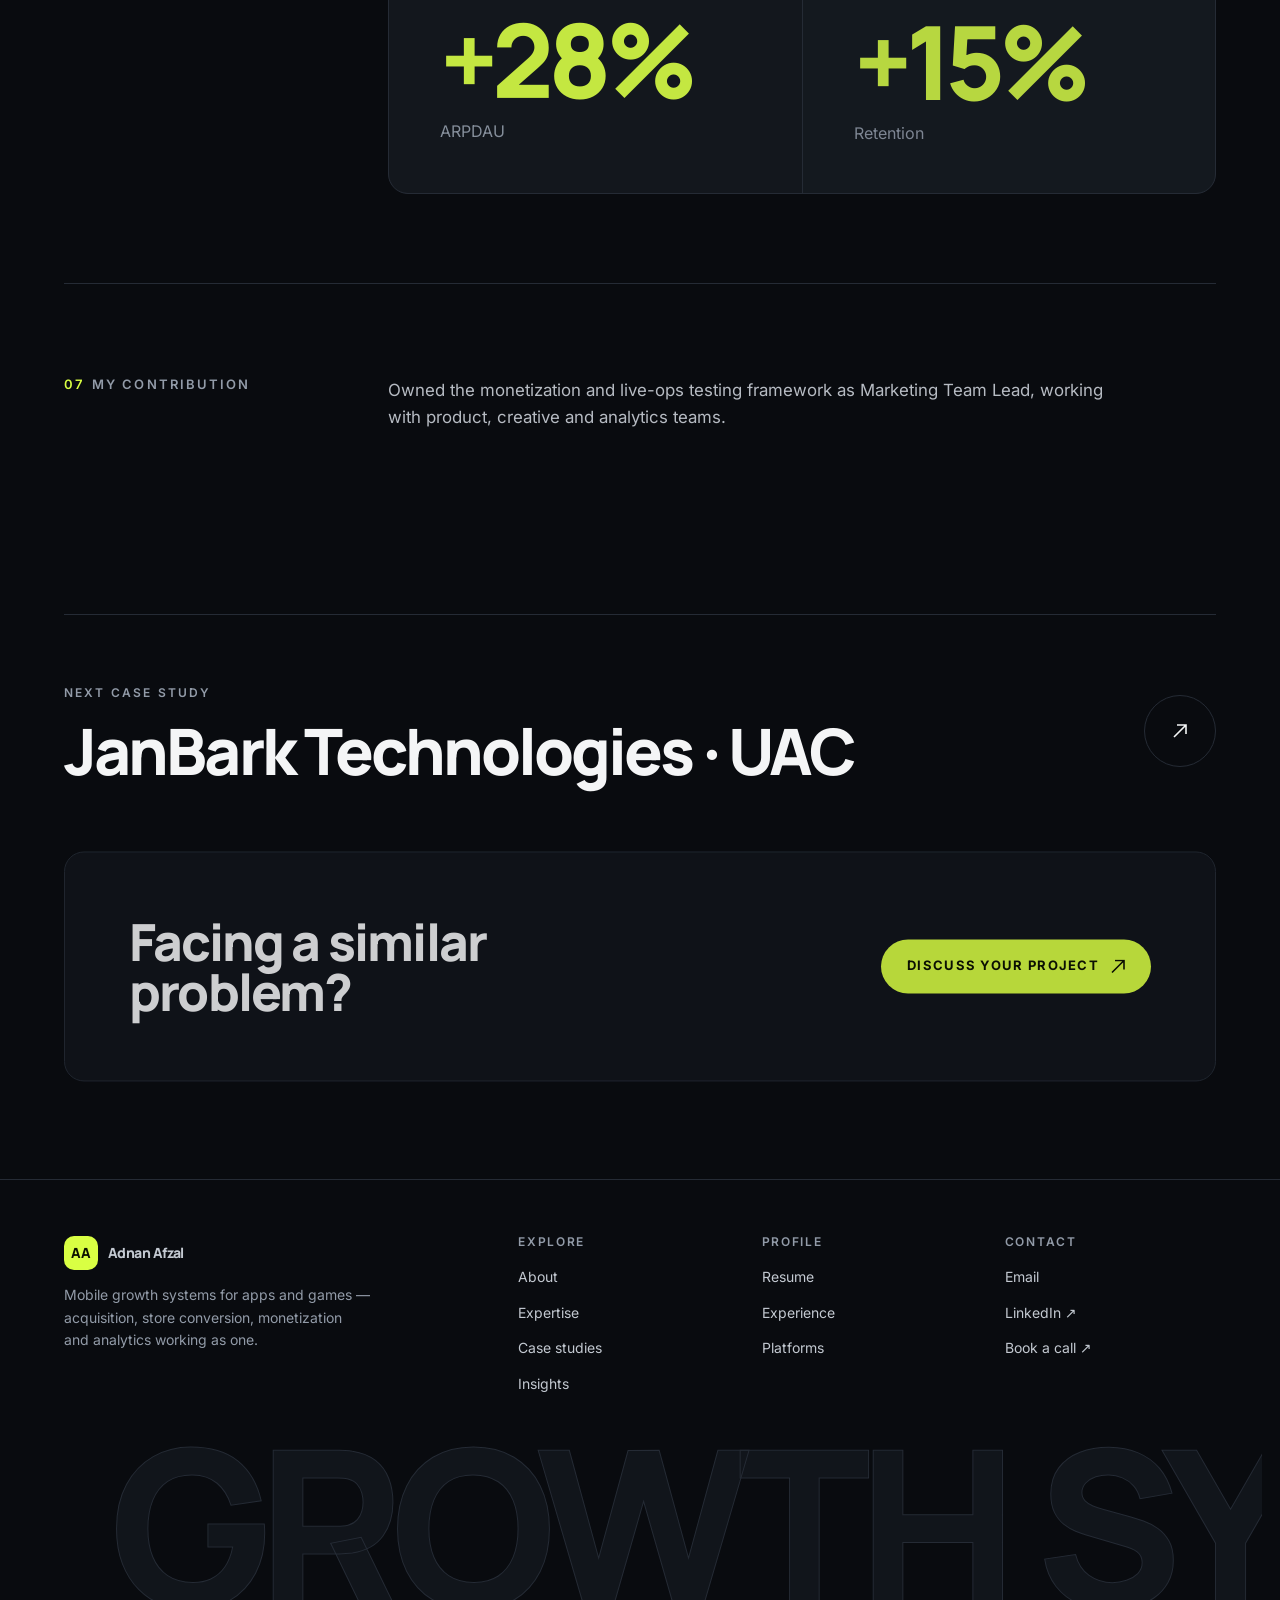
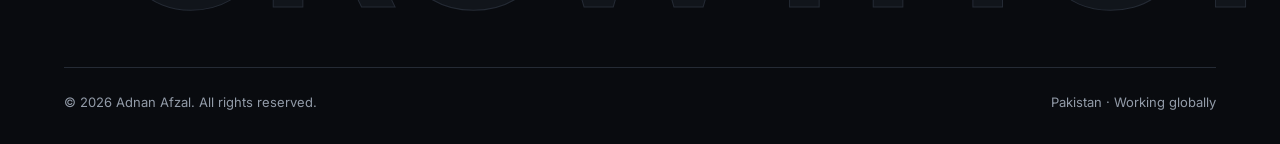
<file: case-studies/void-games-monetization.html>
<!DOCTYPE html>
<html lang="en">
<head>
<meta charset="utf-8">
<meta name="viewport" content="width=device-width, initial-scale=1, viewport-fit=cover">
<title>Void Games · Monetization — Case Study | Adnan Afzal</title>
<meta name="description" content="Unlocked revenue beyond install volume. Built a full-funnel monetization and live-ops testing framework across ad placements and in-app purchase tiers.">
<link rel="canonical" href="https://growthbyadnan.site/case-studies/void-games-monetization.html">
<meta name="author" content="Adnan Afzal">
<meta name="theme-color" content="#090B0F">
<meta name="color-scheme" content="dark">
<meta property="og:type" content="article">
<meta property="og:site_name" content="Adnan Afzal — Mobile Growth">
<meta property="og:title" content="Void Games · Monetization — Case Study | Adnan Afzal">
<meta property="og:description" content="Unlocked revenue beyond install volume. Built a full-funnel monetization and live-ops testing framework across ad placements and in-app purchase tiers.">
<meta property="og:url" content="https://growthbyadnan.site/case-studies/void-games-monetization.html">
<meta property="og:image" content="https://growthbyadnan.site/assets/img/og-image.png">
<meta property="og:image:width" content="1200">
<meta property="og:image:height" content="630">
<meta name="twitter:card" content="summary_large_image">
<meta name="twitter:title" content="Void Games · Monetization — Case Study | Adnan Afzal">
<meta name="twitter:description" content="Unlocked revenue beyond install volume. Built a full-funnel monetization and live-ops testing framework across ad placements and in-app purchase tiers.">
<meta name="twitter:image" content="https://growthbyadnan.site/assets/img/og-image.png">
<link rel="icon" href="../favicon.svg" type="image/svg+xml">
<link rel="apple-touch-icon" href="../apple-touch-icon.png">
<link rel="preload" href="../assets/fonts/manrope-var.woff2" as="font" type="font/woff2" crossorigin>
<link rel="preload" href="../assets/fonts/inter-var.woff2" as="font" type="font/woff2" crossorigin>
<link rel="stylesheet" href="../assets/css/main.css">
<script>document.documentElement.classList.add('js');if(!window.matchMedia('(prefers-reduced-motion: reduce)').matches)document.documentElement.classList.add('motion');setTimeout(function(){document.documentElement.classList.add('ready-fallback')},4000);</script>
<script type="application/ld+json">{"@context": "https://schema.org", "@type": "Article", "headline": "Unlocked revenue beyond install volume.", "description": "Built a full-funnel monetization and live-ops testing framework across ad placements and in-app purchase tiers.", "author": {"@type": "Person", "name": "Adnan Afzal", "url": "https://growthbyadnan.site/"}, "image": "https://growthbyadnan.site/assets/img/og-image.png", "url": "https://growthbyadnan.site/case-studies/void-games-monetization.html", "about": "Void Games — Monetization"}</script>
</head>
<body>
<a class="skip" href="#main">Skip to content</a>
<div class="ptrans" aria-hidden="true"></div>
<header class="nav" id="top">
  <div class="wrap nav__in">
    <a class="logo" href="../" ><span class="logo__mark" aria-hidden="true">AA</span><span>Adnan Afzal</span></a>
    <nav class="nav__links" aria-label="Primary"><a href="../">Home</a><a href="../#about">About</a><a href="../#expertise">Expertise</a><a href="../case-studies/" aria-current="page">Case Studies</a><a href="../resume.html">Experience</a><a href="../blog.html">Insights</a><a href="../#contact">Contact</a></nav>
    <div class="nav__cta">
      <a class="btn btn--primary btn--sm" href="../#contact">Let’s talk growth <span class="arrow"><svg width="14" height="14" viewBox="0 0 14 14" fill="none" aria-hidden="true"><path d="M1 13 L13 1 M4 1 H13 V10" stroke="currentColor" stroke-width="1.6"/></svg></span></a>
      <button class="burger" type="button" aria-label="Open menu" aria-expanded="false" aria-controls="mmenu"><span></span><span></span></button>
    </div>
  </div>
  <div class="nav__progress" aria-hidden="true"></div>
</header>
<div class="mmenu" id="mmenu" aria-hidden="true">
  <nav aria-label="Mobile"><ol><li><a href="../">Home</a></li><li><a href="../#about">About</a></li><li><a href="../#expertise">Expertise</a></li><li><a href="../case-studies/">Case Studies</a></li><li><a href="../resume.html">Experience</a></li><li><a href="../blog.html">Insights</a></li><li><a href="../#contact">Contact</a></li></ol></nav>
  <div class="mmenu__foot">
    <a class="btn btn--primary" href="../#contact">Let’s talk growth <span class="arrow"><svg width="14" height="14" viewBox="0 0 14 14" fill="none" aria-hidden="true"><path d="M1 13 L13 1 M4 1 H13 V10" stroke="currentColor" stroke-width="1.6"/></svg></span></a>
    <a href="mailto:adinrajpoot@gmail.com">adinrajpoot@gmail.com</a>
  </div>
</div>
<main id="main">
<article>
<section class="phero"><div class="wrap">
  <nav class="crumbs" aria-label="Breadcrumb" data-hero="eyebrow"><a href="../">Home</a><span aria-hidden="true">/</span><a href="./">Case studies</a><span aria-hidden="true">/</span><span>Void Games</span></nav>
  <p class="eyebrow" style="margin-top:28px" data-hero="fade">Void Games · Monetization</p>
  <h1 data-hero="h1" style="max-width:20ch"><span class="line"><span>Unlocked revenue beyond install volume.</span></span></h1>
  <p class="phero__lead" data-hero="fade">Built a full-funnel monetization and live-ops testing framework across ad placements and in-app purchase tiers.</p>
  <dl class="facts" data-hero="fade">
    <div class="fact"><dt>Company</dt><dd>Void Games</dd></div>
    <div class="fact"><dt>My role</dt><dd>Marketing Team Lead</dd></div>
    <div class="fact"><dt>Period</dt><dd>2022 — Present</dd></div>
    <div class="fact"><dt>Focus</dt><dd>Monetization · Mobile games</dd></div>
  </dl>
</div></section>
<section><div class="wrap"><div class="cover" data-clip><img src="../assets/img/cases/void-games-monetization.svg" alt="Illustration for the Void Games Monetization case study" width="1600" height="1000" decoding="async"></div></div></section>
<section class="section"><div class="wrap">
  <div class="prose-grid"><h2><span>01</span>Overview</h2><div class="prose" data-reveal><p>Growth that depends only on install volume is fragile. This work focused on increasing the revenue each active player generates while protecting — and improving — retention.</p></div></div>
  <div class="prose-grid"><h2><span>02</span>Business challenge</h2><div class="prose" data-reveal><p>Revenue decisions — ad placements, frequency and in-app purchase tiers — were not being tested in a structured way, and changes were hard to read against their effect on player retention. Without a framework, monetization changes risked trading long-term retention for short-term revenue.</p></div></div>
  <div class="prose-grid"><h2><span>03</span>Strategy</h2><div class="prose" data-reveal><ul><li>Design monetization as a full funnel, from first session through to repeat purchases and ad engagement.</li><li>Test ad placements and IAP tiers together with live-ops changes, reading every test against retention as well as revenue.</li><li>Optimise ad revenue through mediation rather than single-network decisions.</li></ul></div></div>
  <div class="prose-grid"><h2><span>04</span>Execution</h2><div class="prose" data-reveal><ol><li>Built a testing framework covering ad placements and in-app purchase tiers.</li><li>Aligned live-ops events with monetization tests so their effects could be measured.</li><li>Optimised ad mediation and pricing as part of ongoing revenue work.</li><li>Reviewed results on ARPDAU and retention together before rolling changes out.</li></ol></div></div>
  <div class="prose-grid"><h2><span>05</span>Platforms used</h2><div data-reveal><ul class="pill-list"><li>Google AdMob</li><li>AppLovin MAX</li><li>Unity LevelPlay</li><li>Firebase</li><li>Remote Config</li></ul></div></div>
  <div class="prose-grid"><h2><span>06</span>Results</h2><div><div class="results"><div class="result" data-reveal><div class="result__v">+28%</div><div class="result__l">ARPDAU</div></div><div class="result" data-reveal><div class="result__v">+15%</div><div class="result__l">Retention</div></div></div></div></div>
  <div class="prose-grid"><h2><span>07</span>My contribution</h2><div class="prose" data-reveal><p>Owned the monetization and live-ops testing framework as Marketing Team Lead, working with product, creative and analytics teams.</p></div></div>
</div></section>
</article>
<section><div class="wrap">
  <a class="next-case" href="janbark-uac.html"><div><span class="eyebrow eyebrow--plain">Next case study</span><div class="next-case__t" style="margin-top:14px">JanBark Technologies · UAC</div></div><span class="circ"><svg width="14" height="14" viewBox="0 0 14 14" fill="none" aria-hidden="true"><path d="M1 13 L13 1 M4 1 H13 V10" stroke="currentColor" stroke-width="1.6"/></svg></span></a>
</div></section>
<section class="section--tight" style="padding-top:0"><div class="wrap"><div class="cta-band" data-reveal><h2>Facing a similar problem?</h2><a class="btn btn--primary" href="../#contact">Discuss your project <span class="arrow"><svg width="14" height="14" viewBox="0 0 14 14" fill="none" aria-hidden="true"><path d="M1 13 L13 1 M4 1 H13 V10" stroke="currentColor" stroke-width="1.6"/></svg></span></a></div></div></section>
</main>
<footer class="footer">
  <div class="wrap">
    <div class="footer__top">
      <div>
        <a class="logo" href="../"><span class="logo__mark" aria-hidden="true">AA</span><span>Adnan Afzal</span></a>
        <p class="footer__tag">Mobile growth systems for apps and games — acquisition, store conversion, monetization and analytics working as one.</p>
      </div>
      <div><h4>Explore</h4><ul>
        <li><a href="../#about">About</a></li><li><a href="../#expertise">Expertise</a></li>
        <li><a href="../case-studies/">Case studies</a></li><li><a href="../blog.html">Insights</a></li></ul></div>
      <div><h4>Profile</h4><ul>
        <li><a href="../resume.html">Resume</a></li><li><a href="../#experience">Experience</a></li>
        <li><a href="../#platforms">Platforms</a></li></ul></div>
      <div><h4>Contact</h4><ul>
        <li><a href="mailto:adinrajpoot@gmail.com">Email</a></li>
        <li><a href="https://www.linkedin.com/in/adnan-afzal-growth" target="_blank" rel="noopener">LinkedIn ↗</a></li>
        <li><a href="https://calendly.com/scalewithadnan/new-meeting" target="_blank" rel="noopener">Book a call ↗</a></li></ul></div>
    </div>
    <div class="footer__word" aria-hidden="true" data-word="GROWTH SYSTEMS"></div>
    <div class="footer__bottom"><span>© <span data-year>2026</span> Adnan Afzal. All rights reserved.</span><span>Pakistan · Working globally</span></div>
  </div>
</footer>
<script src="../assets/js/vendor/gsap.min.js" defer></script>
<script src="../assets/js/vendor/ScrollTrigger.min.js" defer></script>
<script src="../assets/js/main.js" defer></script>
</body>
</html>
</file>
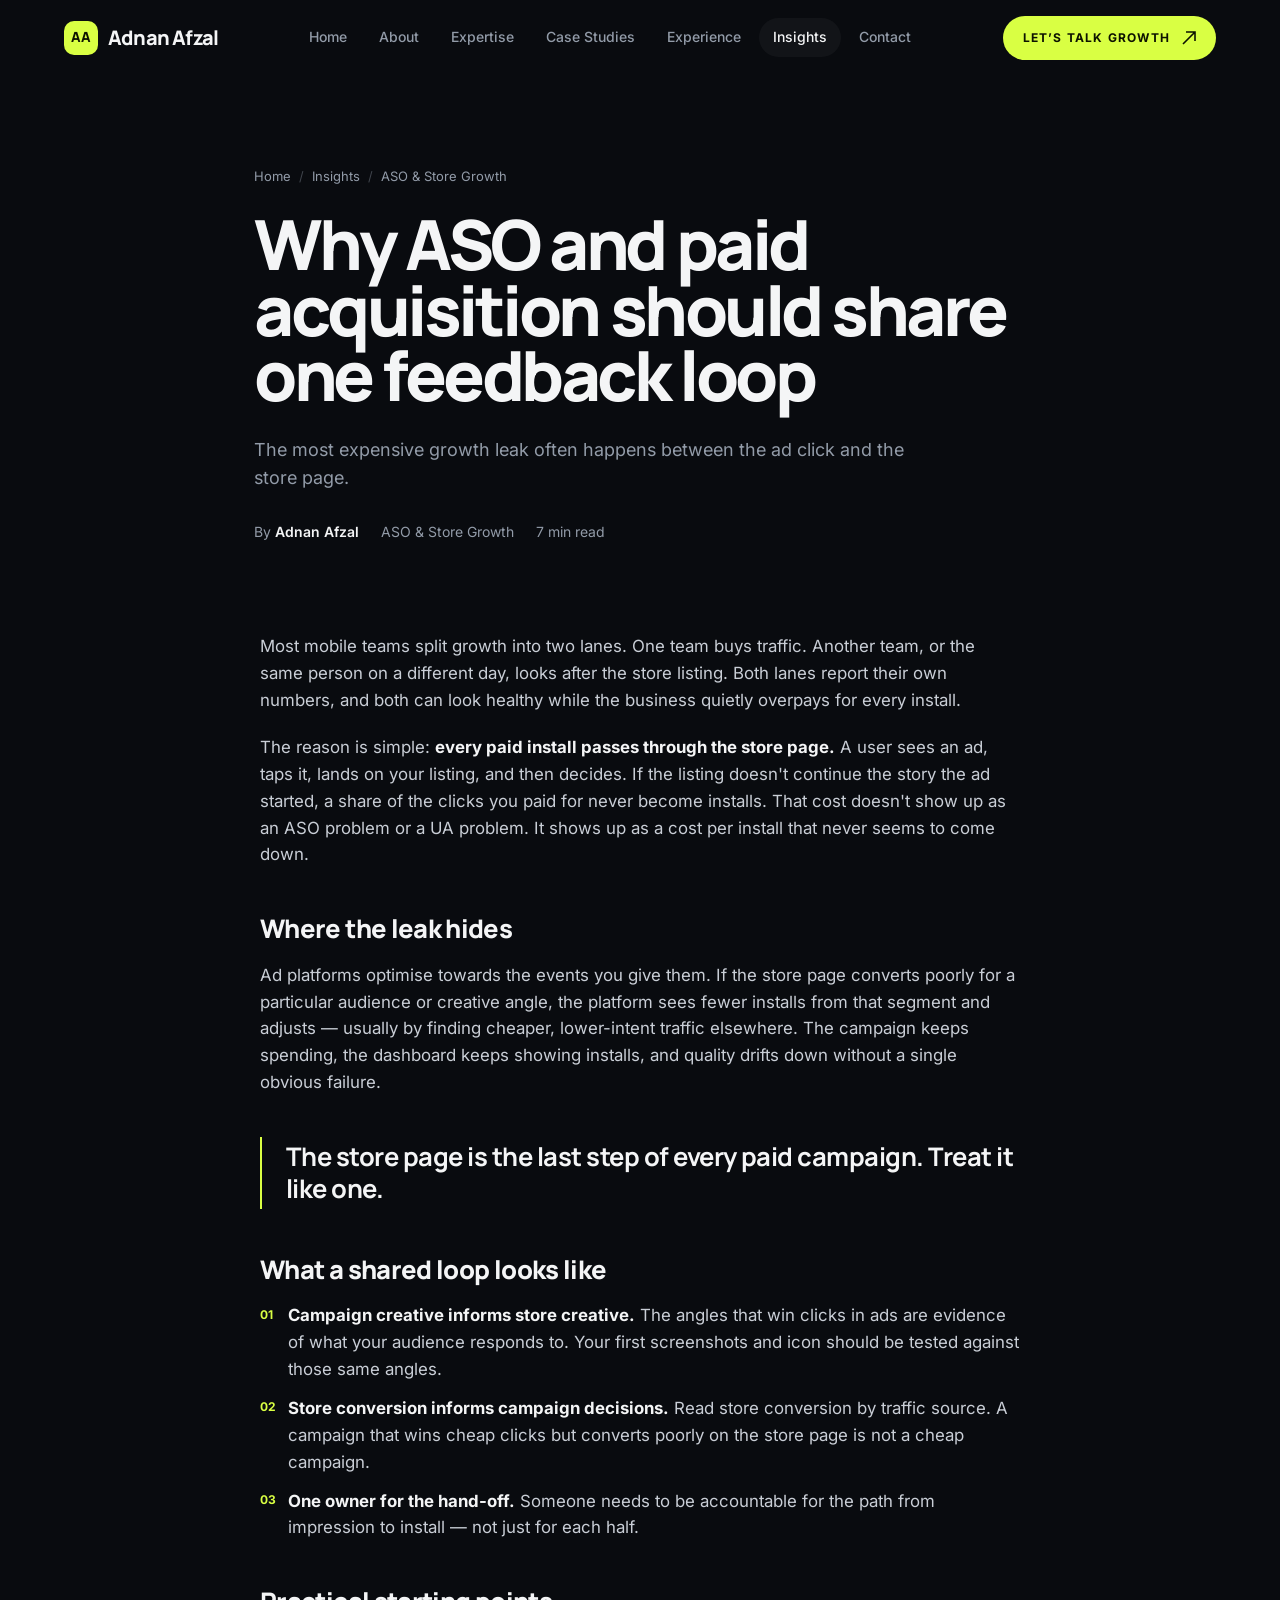
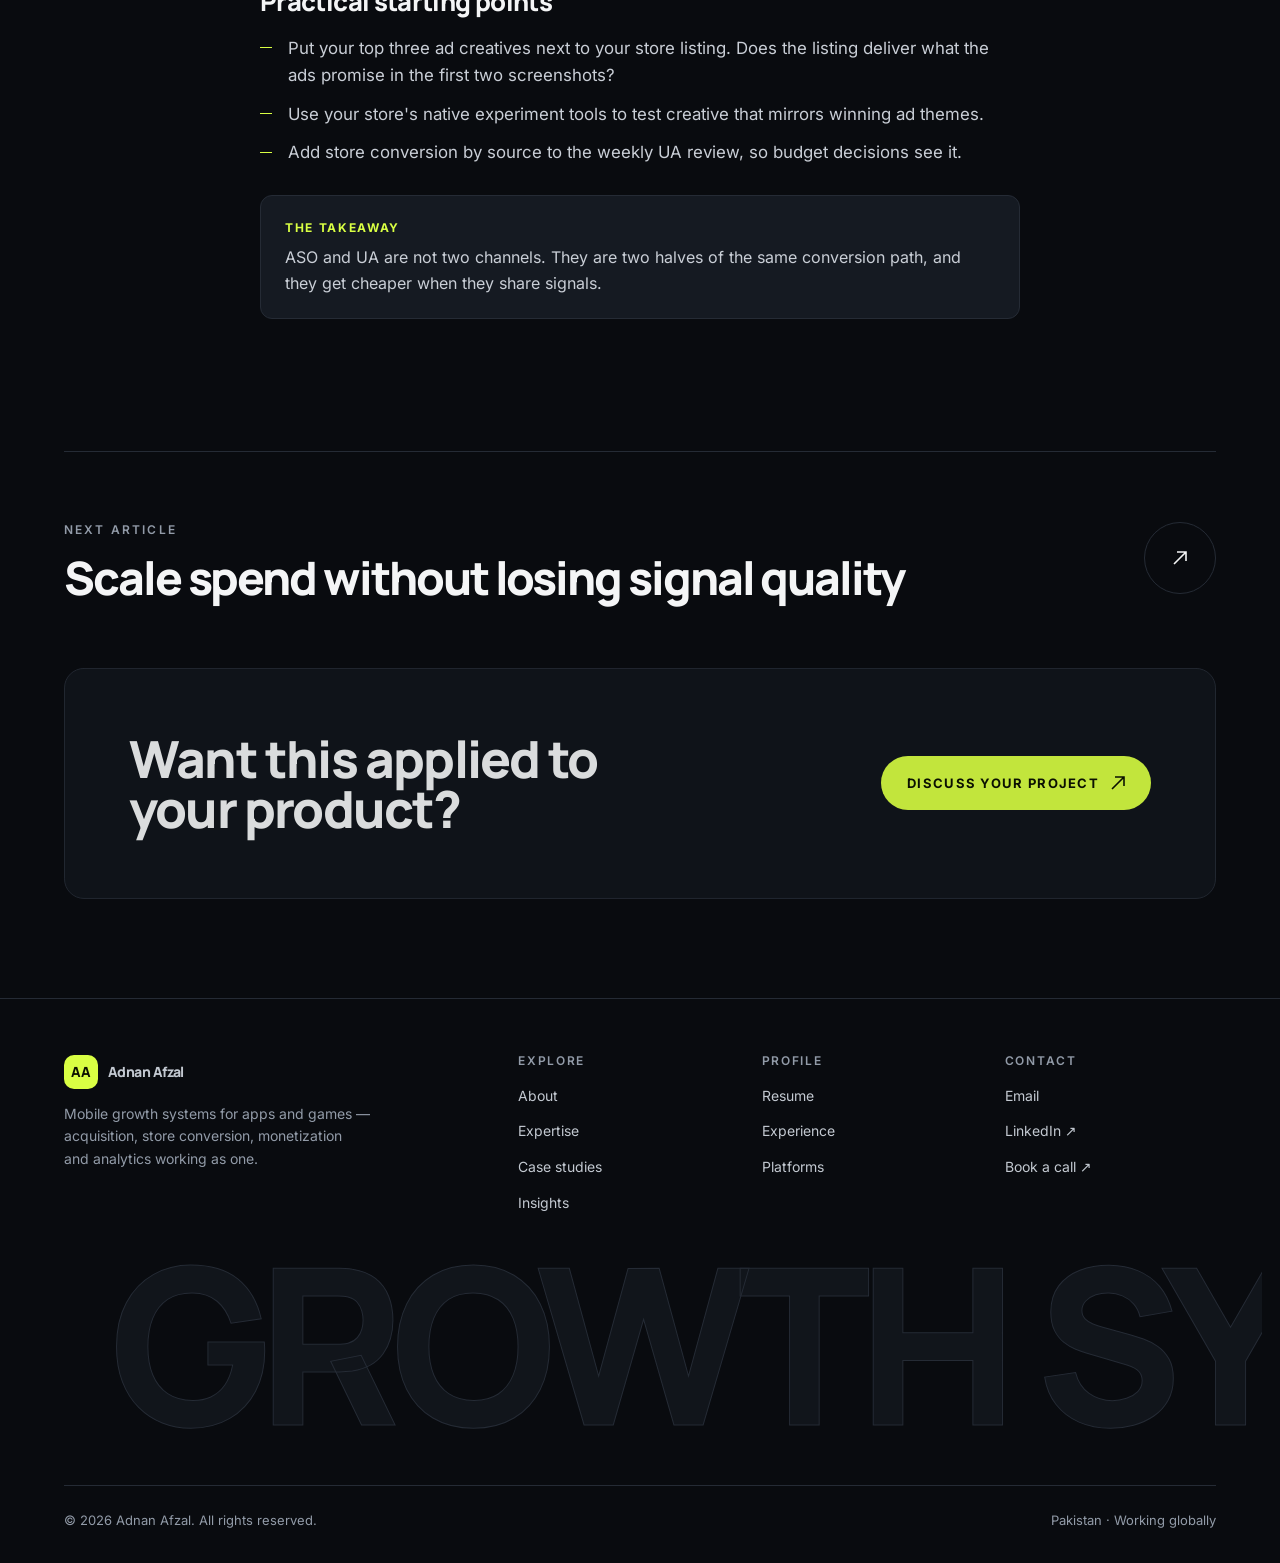
<file: insights/aso-ua-feedback-loop.html>
<!DOCTYPE html>
<html lang="en">
<head>
<meta charset="utf-8">
<meta name="viewport" content="width=device-width, initial-scale=1, viewport-fit=cover">
<title>Why ASO and paid acquisition should share one feedback loop — Adnan Afzal</title>
<meta name="description" content="The most expensive growth leak often happens between the ad click and the store page.">
<link rel="canonical" href="https://growthbyadnan.site/insights/aso-ua-feedback-loop.html">
<meta name="author" content="Adnan Afzal">
<meta name="theme-color" content="#090B0F">
<meta name="color-scheme" content="dark">
<meta property="og:type" content="article">
<meta property="og:site_name" content="Adnan Afzal — Mobile Growth">
<meta property="og:title" content="Why ASO and paid acquisition should share one feedback loop — Adnan Afzal">
<meta property="og:description" content="The most expensive growth leak often happens between the ad click and the store page.">
<meta property="og:url" content="https://growthbyadnan.site/insights/aso-ua-feedback-loop.html">
<meta property="og:image" content="https://growthbyadnan.site/assets/img/og-image.png">
<meta property="og:image:width" content="1200">
<meta property="og:image:height" content="630">
<meta name="twitter:card" content="summary_large_image">
<meta name="twitter:title" content="Why ASO and paid acquisition should share one feedback loop — Adnan Afzal">
<meta name="twitter:description" content="The most expensive growth leak often happens between the ad click and the store page.">
<meta name="twitter:image" content="https://growthbyadnan.site/assets/img/og-image.png">
<link rel="icon" href="../favicon.svg" type="image/svg+xml">
<link rel="apple-touch-icon" href="../apple-touch-icon.png">
<link rel="preload" href="../assets/fonts/manrope-var.woff2" as="font" type="font/woff2" crossorigin>
<link rel="preload" href="../assets/fonts/inter-var.woff2" as="font" type="font/woff2" crossorigin>
<link rel="stylesheet" href="../assets/css/main.css">
<script>document.documentElement.classList.add('js');if(!window.matchMedia('(prefers-reduced-motion: reduce)').matches)document.documentElement.classList.add('motion');setTimeout(function(){document.documentElement.classList.add('ready-fallback')},4000);</script>
<script type="application/ld+json">{"@context": "https://schema.org", "@type": "BlogPosting", "headline": "Why ASO and paid acquisition should share one feedback loop", "description": "The most expensive growth leak often happens between the ad click and the store page.", "author": {"@type": "Person", "name": "Adnan Afzal", "url": "https://growthbyadnan.site/"}, "articleSection": "ASO & Store Growth", "image": "https://growthbyadnan.site/assets/img/og-image.png", "url": "https://growthbyadnan.site/insights/aso-ua-feedback-loop.html", "inLanguage": "en"}</script>
</head>
<body>
<a class="skip" href="#main">Skip to content</a>
<div class="ptrans" aria-hidden="true"></div>
<header class="nav" id="top">
  <div class="wrap nav__in">
    <a class="logo" href="../" ><span class="logo__mark" aria-hidden="true">AA</span><span>Adnan Afzal</span></a>
    <nav class="nav__links" aria-label="Primary"><a href="../">Home</a><a href="../#about">About</a><a href="../#expertise">Expertise</a><a href="../case-studies/">Case Studies</a><a href="../resume.html">Experience</a><a href="../blog.html" aria-current="page">Insights</a><a href="../#contact">Contact</a></nav>
    <div class="nav__cta">
      <a class="btn btn--primary btn--sm" href="../#contact">Let’s talk growth <span class="arrow"><svg width="14" height="14" viewBox="0 0 14 14" fill="none" aria-hidden="true"><path d="M1 13 L13 1 M4 1 H13 V10" stroke="currentColor" stroke-width="1.6"/></svg></span></a>
      <button class="burger" type="button" aria-label="Open menu" aria-expanded="false" aria-controls="mmenu"><span></span><span></span></button>
    </div>
  </div>
  <div class="nav__progress" aria-hidden="true"></div>
</header>
<div class="mmenu" id="mmenu" aria-hidden="true">
  <nav aria-label="Mobile"><ol><li><a href="../">Home</a></li><li><a href="../#about">About</a></li><li><a href="../#expertise">Expertise</a></li><li><a href="../case-studies/">Case Studies</a></li><li><a href="../resume.html">Experience</a></li><li><a href="../blog.html">Insights</a></li><li><a href="../#contact">Contact</a></li></ol></nav>
  <div class="mmenu__foot">
    <a class="btn btn--primary" href="../#contact">Let’s talk growth <span class="arrow"><svg width="14" height="14" viewBox="0 0 14 14" fill="none" aria-hidden="true"><path d="M1 13 L13 1 M4 1 H13 V10" stroke="currentColor" stroke-width="1.6"/></svg></span></a>
    <a href="mailto:adinrajpoot@gmail.com">adinrajpoot@gmail.com</a>
  </div>
</div>
<main id="main">
<article>
<section class="phero"><div class="wrap article-head">
  <nav class="crumbs" aria-label="Breadcrumb" data-hero="eyebrow"><a href="../">Home</a><span aria-hidden="true">/</span><a href="../blog.html">Insights</a><span aria-hidden="true">/</span><span>ASO & Store Growth</span></nav>
  <h1 data-hero="h1" style="font-size:clamp(2.2rem,5.4vw,5rem);max-width:22ch"><span class="line"><span>Why ASO and paid acquisition should share one feedback loop</span></span></h1>
  <p class="phero__lead" data-hero="fade">The most expensive growth leak often happens between the ad click and the store page.</p>
  <div class="article-meta" data-hero="fade"><span>By <b>Adnan Afzal</b></span><span>ASO & Store Growth</span><span>7 min read</span></div>
</div></section>
<section class="section--tight" style="padding-top:0"><div class="wrap"><div class="article-body"><div class="prose" data-reveal>
<p>Most mobile teams split growth into two lanes. One team buys traffic. Another team, or the same person on a different day, looks after the store listing. Both lanes report their own numbers, and both can look healthy while the business quietly overpays for every install.</p>
<p>The reason is simple: <strong>every paid install passes through the store page.</strong> A user sees an ad, taps it, lands on your listing, and then decides. If the listing doesn't continue the story the ad started, a share of the clicks you paid for never become installs. That cost doesn't show up as an ASO problem or a UA problem. It shows up as a cost per install that never seems to come down.</p>
<h3>Where the leak hides</h3>
<p>Ad platforms optimise towards the events you give them. If the store page converts poorly for a particular audience or creative angle, the platform sees fewer installs from that segment and adjusts — usually by finding cheaper, lower-intent traffic elsewhere. The campaign keeps spending, the dashboard keeps showing installs, and quality drifts down without a single obvious failure.</p>
<blockquote>The store page is the last step of every paid campaign. Treat it like one.</blockquote>
<h3>What a shared loop looks like</h3>
<ol>
<li><strong>Campaign creative informs store creative.</strong> The angles that win clicks in ads are evidence of what your audience responds to. Your first screenshots and icon should be tested against those same angles.</li>
<li><strong>Store conversion informs campaign decisions.</strong> Read store conversion by traffic source. A campaign that wins cheap clicks but converts poorly on the store page is not a cheap campaign.</li>
<li><strong>One owner for the hand-off.</strong> Someone needs to be accountable for the path from impression to install — not just for each half.</li>
</ol>
<h3>Practical starting points</h3>
<ul>
<li>Put your top three ad creatives next to your store listing. Does the listing deliver what the ads promise in the first two screenshots?</li>
<li>Use your store's native experiment tools to test creative that mirrors winning ad themes.</li>
<li>Add store conversion by source to the weekly UA review, so budget decisions see it.</li>
</ul>
<div class="callout"><strong>The takeaway</strong>ASO and UA are not two channels. They are two halves of the same conversion path, and they get cheaper when they share signals.</div>
</div></div></div></section>
</article>
<section><div class="wrap">
  <a class="next-case" href="scale-without-losing-signal.html"><div><span class="eyebrow eyebrow--plain">Next article</span><div class="next-case__t" style="margin-top:14px;font-size:clamp(1.5rem,3.6vw,3rem)">Scale spend without losing signal quality</div></div><span class="circ"><svg width="14" height="14" viewBox="0 0 14 14" fill="none" aria-hidden="true"><path d="M1 13 L13 1 M4 1 H13 V10" stroke="currentColor" stroke-width="1.6"/></svg></span></a>
</div></section>
<section class="section--tight" style="padding-top:0"><div class="wrap"><div class="cta-band" data-reveal><h2>Want this applied to your product?</h2><a class="btn btn--primary" href="../#contact">Discuss your project <span class="arrow"><svg width="14" height="14" viewBox="0 0 14 14" fill="none" aria-hidden="true"><path d="M1 13 L13 1 M4 1 H13 V10" stroke="currentColor" stroke-width="1.6"/></svg></span></a></div></div></section>
</main>
<footer class="footer">
  <div class="wrap">
    <div class="footer__top">
      <div>
        <a class="logo" href="../"><span class="logo__mark" aria-hidden="true">AA</span><span>Adnan Afzal</span></a>
        <p class="footer__tag">Mobile growth systems for apps and games — acquisition, store conversion, monetization and analytics working as one.</p>
      </div>
      <div><h4>Explore</h4><ul>
        <li><a href="../#about">About</a></li><li><a href="../#expertise">Expertise</a></li>
        <li><a href="../case-studies/">Case studies</a></li><li><a href="../blog.html">Insights</a></li></ul></div>
      <div><h4>Profile</h4><ul>
        <li><a href="../resume.html">Resume</a></li><li><a href="../#experience">Experience</a></li>
        <li><a href="../#platforms">Platforms</a></li></ul></div>
      <div><h4>Contact</h4><ul>
        <li><a href="mailto:adinrajpoot@gmail.com">Email</a></li>
        <li><a href="https://www.linkedin.com/in/adnan-afzal-growth" target="_blank" rel="noopener">LinkedIn ↗</a></li>
        <li><a href="https://calendly.com/scalewithadnan/new-meeting" target="_blank" rel="noopener">Book a call ↗</a></li></ul></div>
    </div>
    <div class="footer__word" aria-hidden="true" data-word="GROWTH SYSTEMS"></div>
    <div class="footer__bottom"><span>© <span data-year>2026</span> Adnan Afzal. All rights reserved.</span><span>Pakistan · Working globally</span></div>
  </div>
</footer>
<script src="../assets/js/vendor/gsap.min.js" defer></script>
<script src="../assets/js/vendor/ScrollTrigger.min.js" defer></script>
<script src="../assets/js/main.js" defer></script>
</body>
</html>
</file>
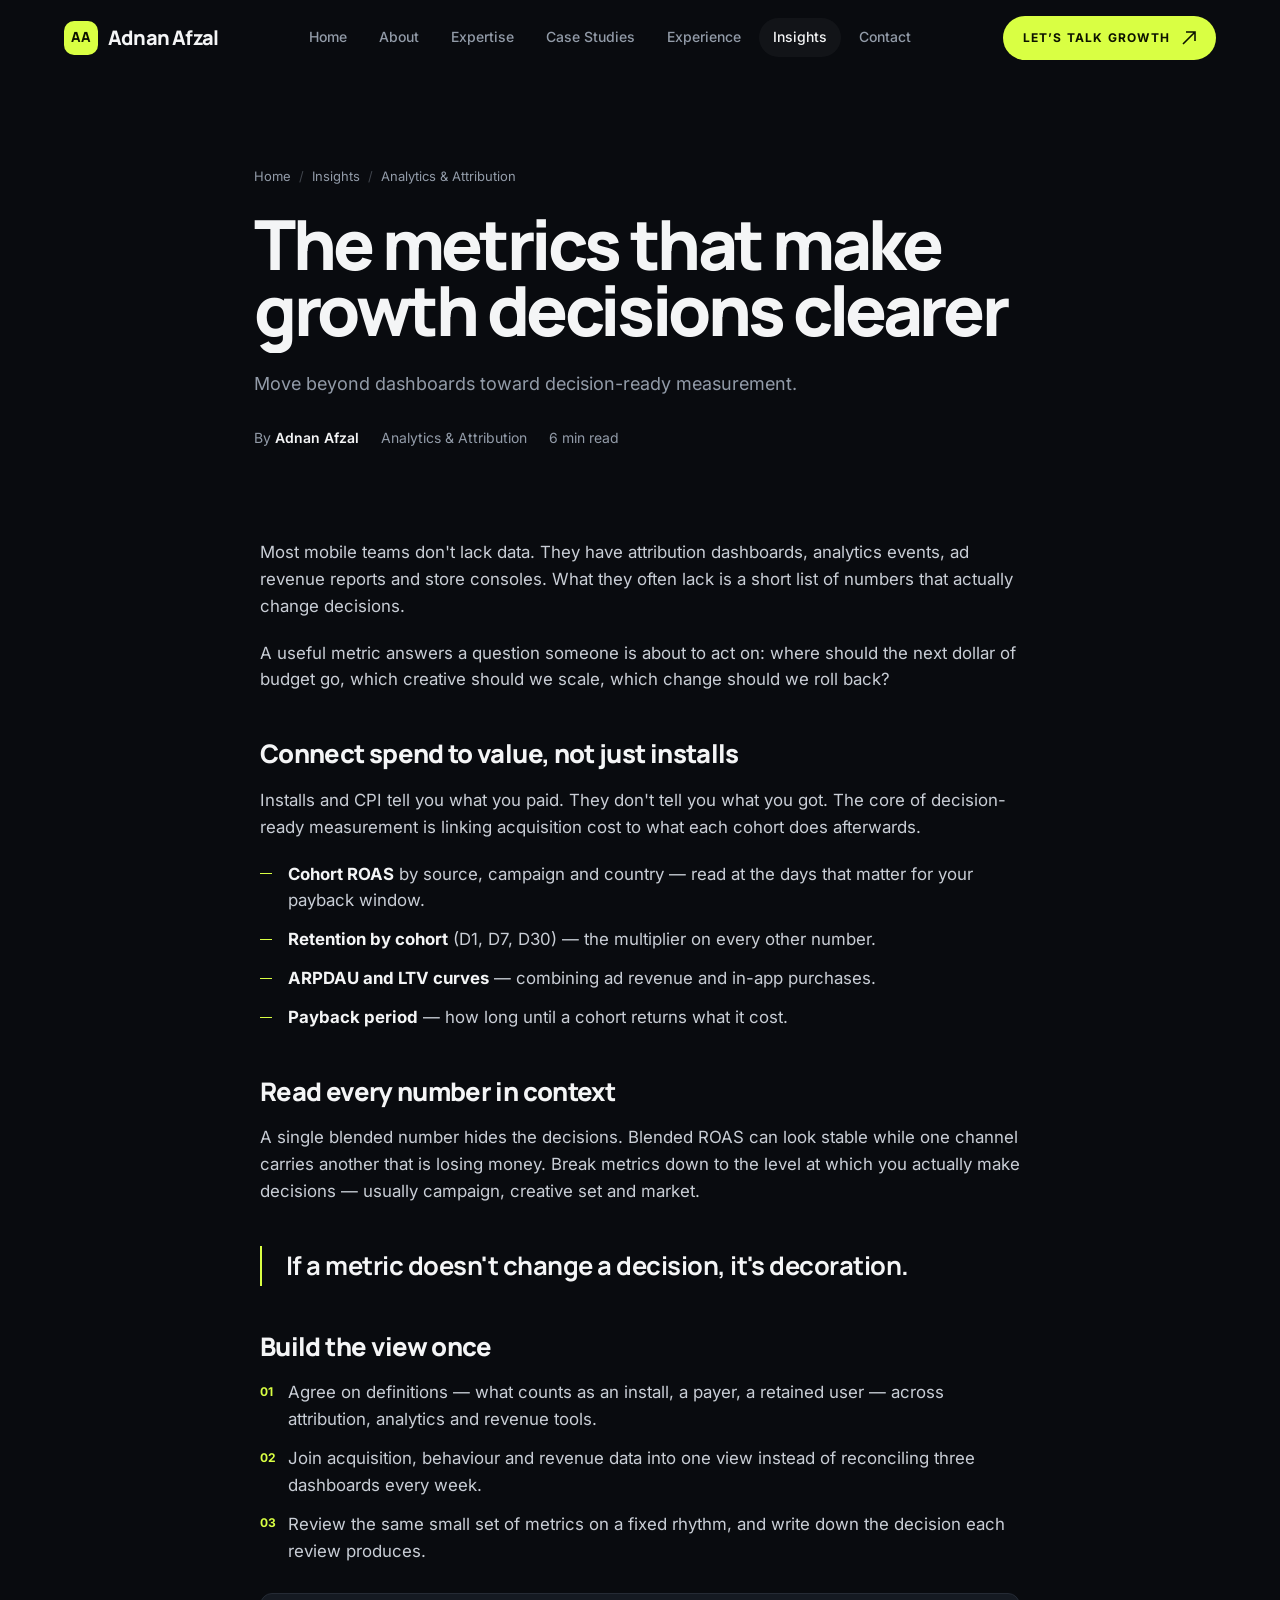
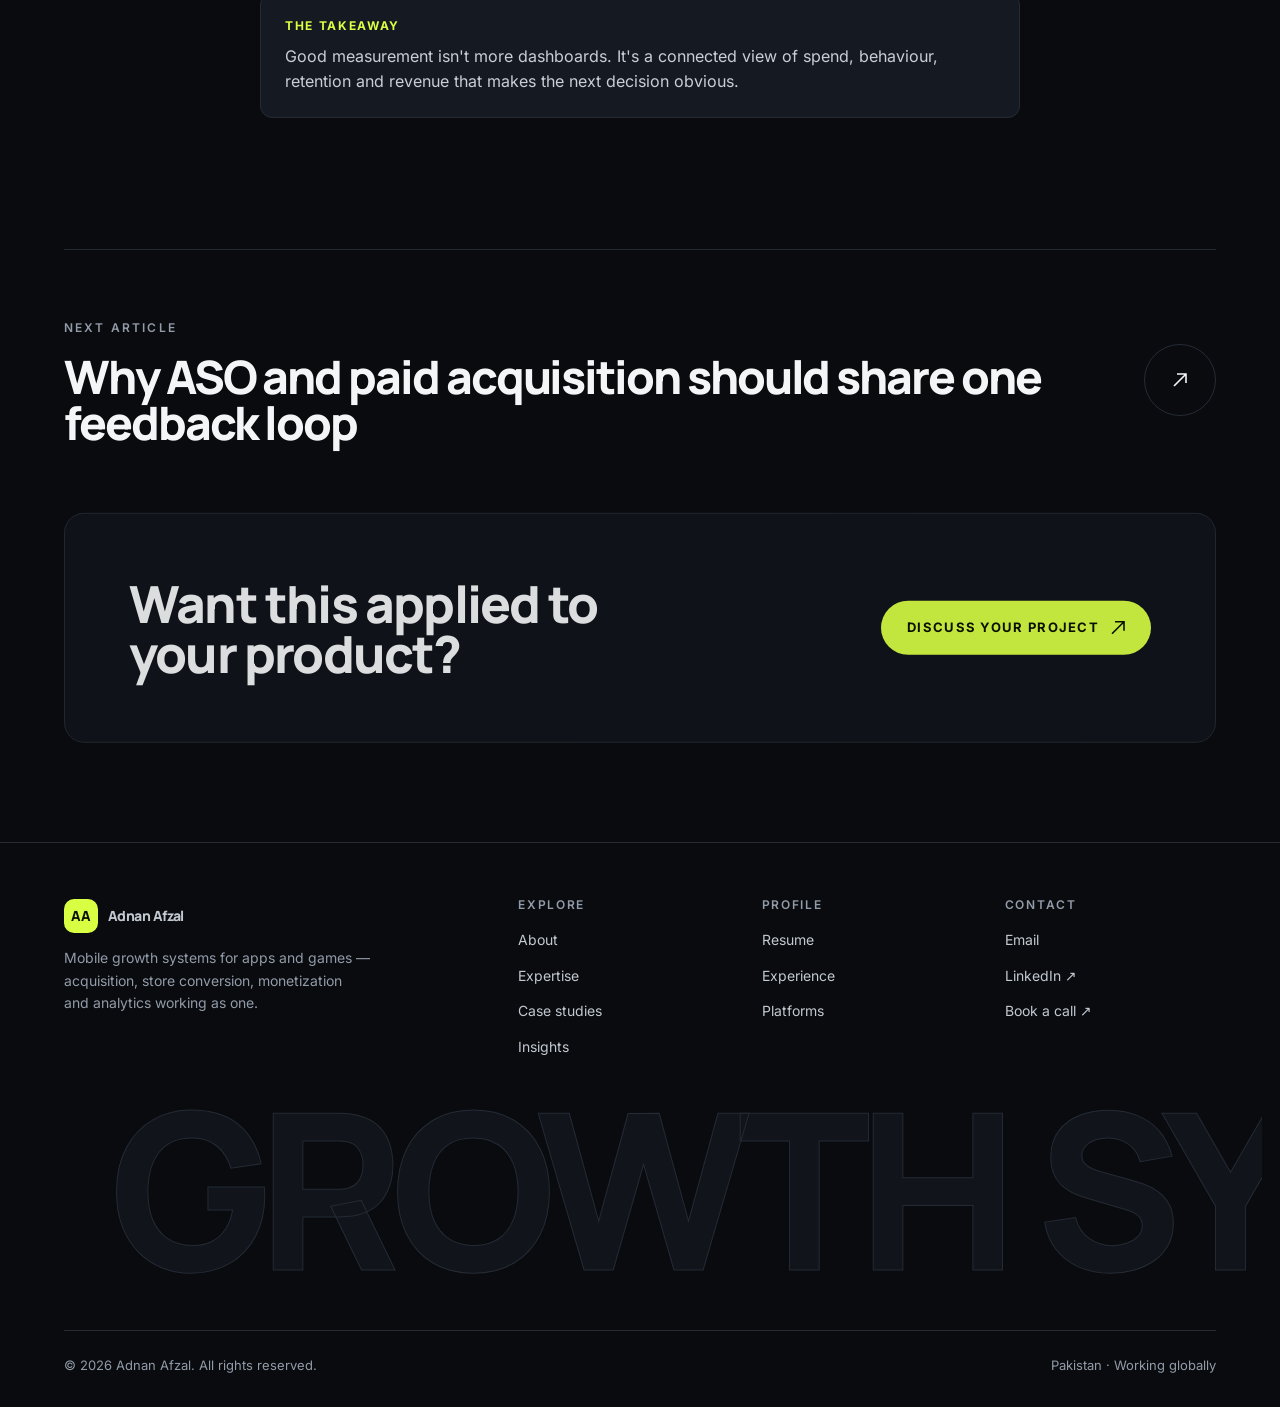
<file: insights/metrics-for-growth-decisions.html>
<!DOCTYPE html>
<html lang="en">
<head>
<meta charset="utf-8">
<meta name="viewport" content="width=device-width, initial-scale=1, viewport-fit=cover">
<title>The metrics that make growth decisions clearer — Adnan Afzal</title>
<meta name="description" content="Move beyond dashboards toward decision-ready measurement.">
<link rel="canonical" href="https://growthbyadnan.site/insights/metrics-for-growth-decisions.html">
<meta name="author" content="Adnan Afzal">
<meta name="theme-color" content="#090B0F">
<meta name="color-scheme" content="dark">
<meta property="og:type" content="article">
<meta property="og:site_name" content="Adnan Afzal — Mobile Growth">
<meta property="og:title" content="The metrics that make growth decisions clearer — Adnan Afzal">
<meta property="og:description" content="Move beyond dashboards toward decision-ready measurement.">
<meta property="og:url" content="https://growthbyadnan.site/insights/metrics-for-growth-decisions.html">
<meta property="og:image" content="https://growthbyadnan.site/assets/img/og-image.png">
<meta property="og:image:width" content="1200">
<meta property="og:image:height" content="630">
<meta name="twitter:card" content="summary_large_image">
<meta name="twitter:title" content="The metrics that make growth decisions clearer — Adnan Afzal">
<meta name="twitter:description" content="Move beyond dashboards toward decision-ready measurement.">
<meta name="twitter:image" content="https://growthbyadnan.site/assets/img/og-image.png">
<link rel="icon" href="../favicon.svg" type="image/svg+xml">
<link rel="apple-touch-icon" href="../apple-touch-icon.png">
<link rel="preload" href="../assets/fonts/manrope-var.woff2" as="font" type="font/woff2" crossorigin>
<link rel="preload" href="../assets/fonts/inter-var.woff2" as="font" type="font/woff2" crossorigin>
<link rel="stylesheet" href="../assets/css/main.css">
<script>document.documentElement.classList.add('js');if(!window.matchMedia('(prefers-reduced-motion: reduce)').matches)document.documentElement.classList.add('motion');setTimeout(function(){document.documentElement.classList.add('ready-fallback')},4000);</script>
<script type="application/ld+json">{"@context": "https://schema.org", "@type": "BlogPosting", "headline": "The metrics that make growth decisions clearer", "description": "Move beyond dashboards toward decision-ready measurement.", "author": {"@type": "Person", "name": "Adnan Afzal", "url": "https://growthbyadnan.site/"}, "articleSection": "Analytics & Attribution", "image": "https://growthbyadnan.site/assets/img/og-image.png", "url": "https://growthbyadnan.site/insights/metrics-for-growth-decisions.html", "inLanguage": "en"}</script>
</head>
<body>
<a class="skip" href="#main">Skip to content</a>
<div class="ptrans" aria-hidden="true"></div>
<header class="nav" id="top">
  <div class="wrap nav__in">
    <a class="logo" href="../" ><span class="logo__mark" aria-hidden="true">AA</span><span>Adnan Afzal</span></a>
    <nav class="nav__links" aria-label="Primary"><a href="../">Home</a><a href="../#about">About</a><a href="../#expertise">Expertise</a><a href="../case-studies/">Case Studies</a><a href="../resume.html">Experience</a><a href="../blog.html" aria-current="page">Insights</a><a href="../#contact">Contact</a></nav>
    <div class="nav__cta">
      <a class="btn btn--primary btn--sm" href="../#contact">Let’s talk growth <span class="arrow"><svg width="14" height="14" viewBox="0 0 14 14" fill="none" aria-hidden="true"><path d="M1 13 L13 1 M4 1 H13 V10" stroke="currentColor" stroke-width="1.6"/></svg></span></a>
      <button class="burger" type="button" aria-label="Open menu" aria-expanded="false" aria-controls="mmenu"><span></span><span></span></button>
    </div>
  </div>
  <div class="nav__progress" aria-hidden="true"></div>
</header>
<div class="mmenu" id="mmenu" aria-hidden="true">
  <nav aria-label="Mobile"><ol><li><a href="../">Home</a></li><li><a href="../#about">About</a></li><li><a href="../#expertise">Expertise</a></li><li><a href="../case-studies/">Case Studies</a></li><li><a href="../resume.html">Experience</a></li><li><a href="../blog.html">Insights</a></li><li><a href="../#contact">Contact</a></li></ol></nav>
  <div class="mmenu__foot">
    <a class="btn btn--primary" href="../#contact">Let’s talk growth <span class="arrow"><svg width="14" height="14" viewBox="0 0 14 14" fill="none" aria-hidden="true"><path d="M1 13 L13 1 M4 1 H13 V10" stroke="currentColor" stroke-width="1.6"/></svg></span></a>
    <a href="mailto:adinrajpoot@gmail.com">adinrajpoot@gmail.com</a>
  </div>
</div>
<main id="main">
<article>
<section class="phero"><div class="wrap article-head">
  <nav class="crumbs" aria-label="Breadcrumb" data-hero="eyebrow"><a href="../">Home</a><span aria-hidden="true">/</span><a href="../blog.html">Insights</a><span aria-hidden="true">/</span><span>Analytics & Attribution</span></nav>
  <h1 data-hero="h1" style="font-size:clamp(2.2rem,5.4vw,5rem);max-width:22ch"><span class="line"><span>The metrics that make growth decisions clearer</span></span></h1>
  <p class="phero__lead" data-hero="fade">Move beyond dashboards toward decision-ready measurement.</p>
  <div class="article-meta" data-hero="fade"><span>By <b>Adnan Afzal</b></span><span>Analytics & Attribution</span><span>6 min read</span></div>
</div></section>
<section class="section--tight" style="padding-top:0"><div class="wrap"><div class="article-body"><div class="prose" data-reveal>
<p>Most mobile teams don't lack data. They have attribution dashboards, analytics events, ad revenue reports and store consoles. What they often lack is a short list of numbers that actually change decisions.</p>
<p>A useful metric answers a question someone is about to act on: where should the next dollar of budget go, which creative should we scale, which change should we roll back?</p>
<h3>Connect spend to value, not just installs</h3>
<p>Installs and CPI tell you what you paid. They don't tell you what you got. The core of decision-ready measurement is linking acquisition cost to what each cohort does afterwards.</p>
<ul>
<li><strong>Cohort ROAS</strong> by source, campaign and country — read at the days that matter for your payback window.</li>
<li><strong>Retention by cohort</strong> (D1, D7, D30) — the multiplier on every other number.</li>
<li><strong>ARPDAU and LTV curves</strong> — combining ad revenue and in-app purchases.</li>
<li><strong>Payback period</strong> — how long until a cohort returns what it cost.</li>
</ul>
<h3>Read every number in context</h3>
<p>A single blended number hides the decisions. Blended ROAS can look stable while one channel carries another that is losing money. Break metrics down to the level at which you actually make decisions — usually campaign, creative set and market.</p>
<blockquote>If a metric doesn't change a decision, it's decoration.</blockquote>
<h3>Build the view once</h3>
<ol>
<li>Agree on definitions — what counts as an install, a payer, a retained user — across attribution, analytics and revenue tools.</li>
<li>Join acquisition, behaviour and revenue data into one view instead of reconciling three dashboards every week.</li>
<li>Review the same small set of metrics on a fixed rhythm, and write down the decision each review produces.</li>
</ol>
<div class="callout"><strong>The takeaway</strong>Good measurement isn't more dashboards. It's a connected view of spend, behaviour, retention and revenue that makes the next decision obvious.</div>
</div></div></div></section>
</article>
<section><div class="wrap">
  <a class="next-case" href="aso-ua-feedback-loop.html"><div><span class="eyebrow eyebrow--plain">Next article</span><div class="next-case__t" style="margin-top:14px;font-size:clamp(1.5rem,3.6vw,3rem)">Why ASO and paid acquisition should share one feedback loop</div></div><span class="circ"><svg width="14" height="14" viewBox="0 0 14 14" fill="none" aria-hidden="true"><path d="M1 13 L13 1 M4 1 H13 V10" stroke="currentColor" stroke-width="1.6"/></svg></span></a>
</div></section>
<section class="section--tight" style="padding-top:0"><div class="wrap"><div class="cta-band" data-reveal><h2>Want this applied to your product?</h2><a class="btn btn--primary" href="../#contact">Discuss your project <span class="arrow"><svg width="14" height="14" viewBox="0 0 14 14" fill="none" aria-hidden="true"><path d="M1 13 L13 1 M4 1 H13 V10" stroke="currentColor" stroke-width="1.6"/></svg></span></a></div></div></section>
</main>
<footer class="footer">
  <div class="wrap">
    <div class="footer__top">
      <div>
        <a class="logo" href="../"><span class="logo__mark" aria-hidden="true">AA</span><span>Adnan Afzal</span></a>
        <p class="footer__tag">Mobile growth systems for apps and games — acquisition, store conversion, monetization and analytics working as one.</p>
      </div>
      <div><h4>Explore</h4><ul>
        <li><a href="../#about">About</a></li><li><a href="../#expertise">Expertise</a></li>
        <li><a href="../case-studies/">Case studies</a></li><li><a href="../blog.html">Insights</a></li></ul></div>
      <div><h4>Profile</h4><ul>
        <li><a href="../resume.html">Resume</a></li><li><a href="../#experience">Experience</a></li>
        <li><a href="../#platforms">Platforms</a></li></ul></div>
      <div><h4>Contact</h4><ul>
        <li><a href="mailto:adinrajpoot@gmail.com">Email</a></li>
        <li><a href="https://www.linkedin.com/in/adnan-afzal-growth" target="_blank" rel="noopener">LinkedIn ↗</a></li>
        <li><a href="https://calendly.com/scalewithadnan/new-meeting" target="_blank" rel="noopener">Book a call ↗</a></li></ul></div>
    </div>
    <div class="footer__word" aria-hidden="true" data-word="GROWTH SYSTEMS"></div>
    <div class="footer__bottom"><span>© <span data-year>2026</span> Adnan Afzal. All rights reserved.</span><span>Pakistan · Working globally</span></div>
  </div>
</footer>
<script src="../assets/js/vendor/gsap.min.js" defer></script>
<script src="../assets/js/vendor/ScrollTrigger.min.js" defer></script>
<script src="../assets/js/main.js" defer></script>
</body>
</html>
</file>
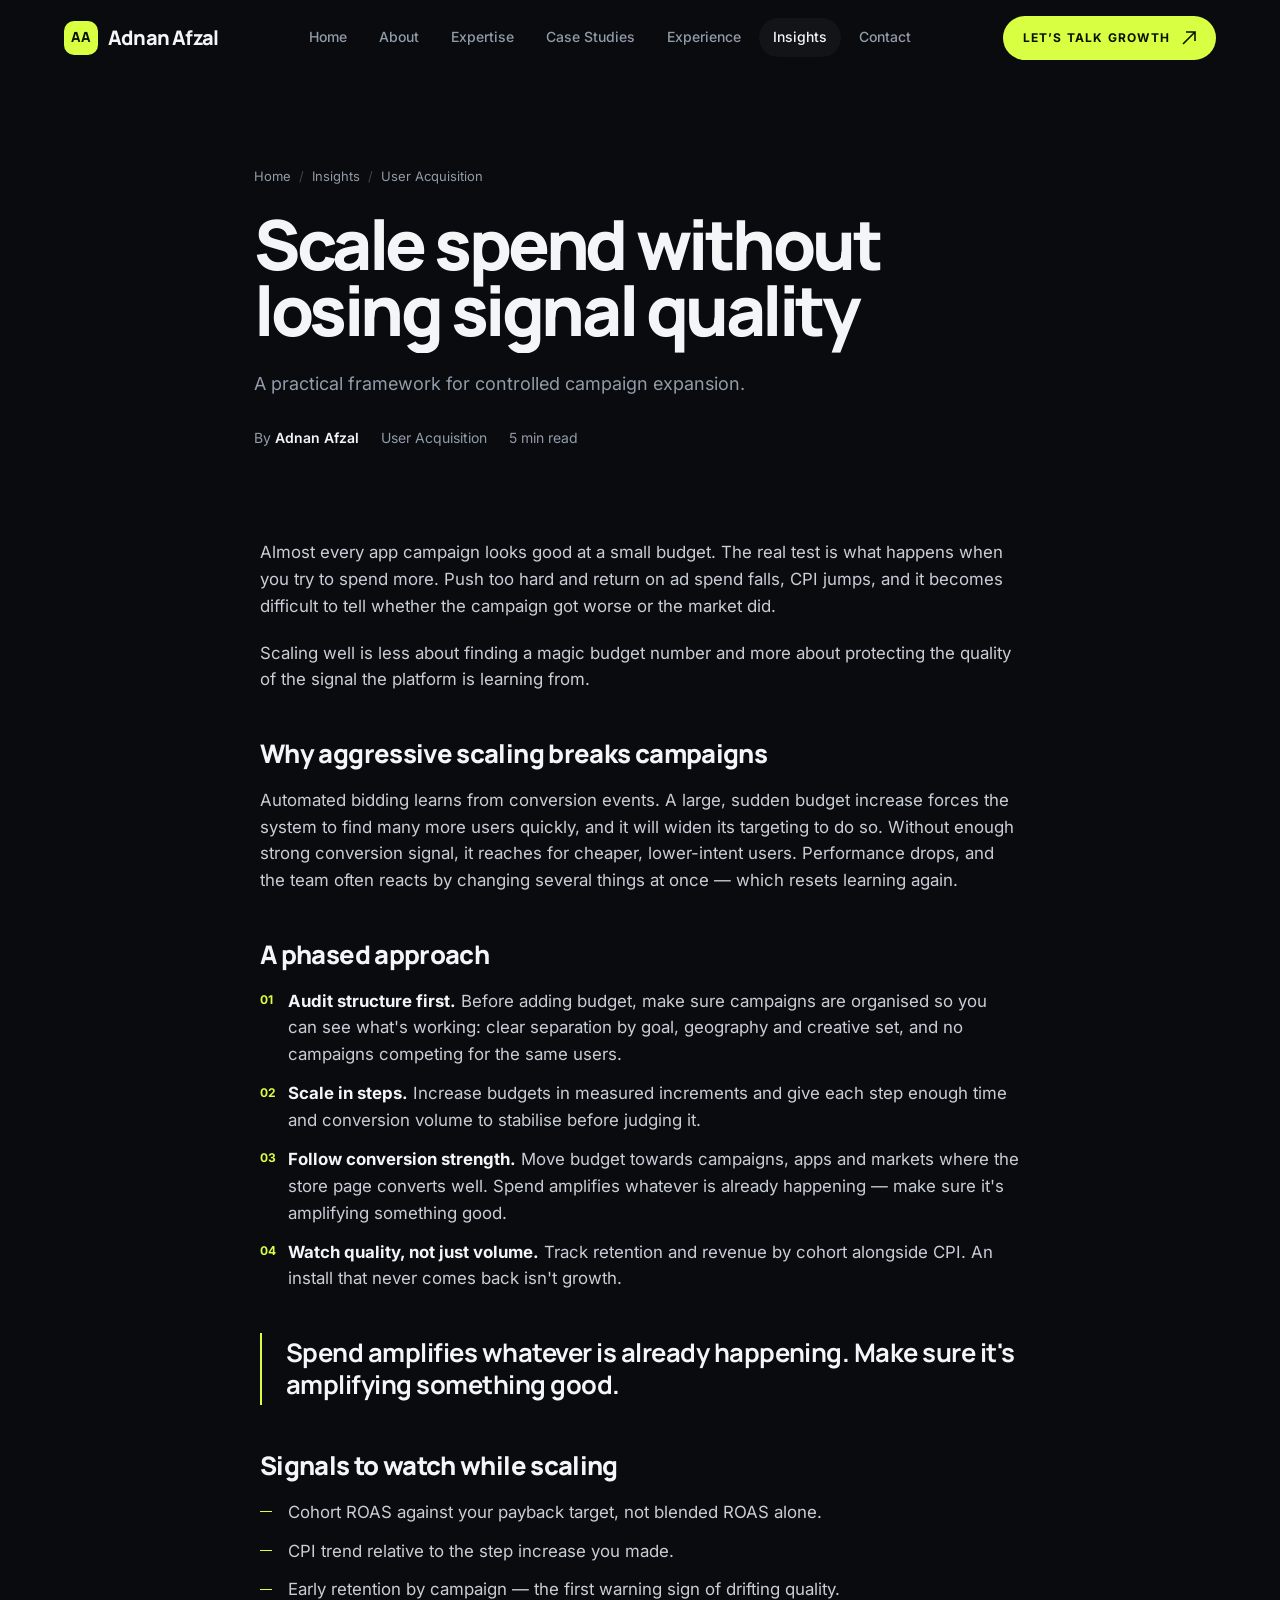
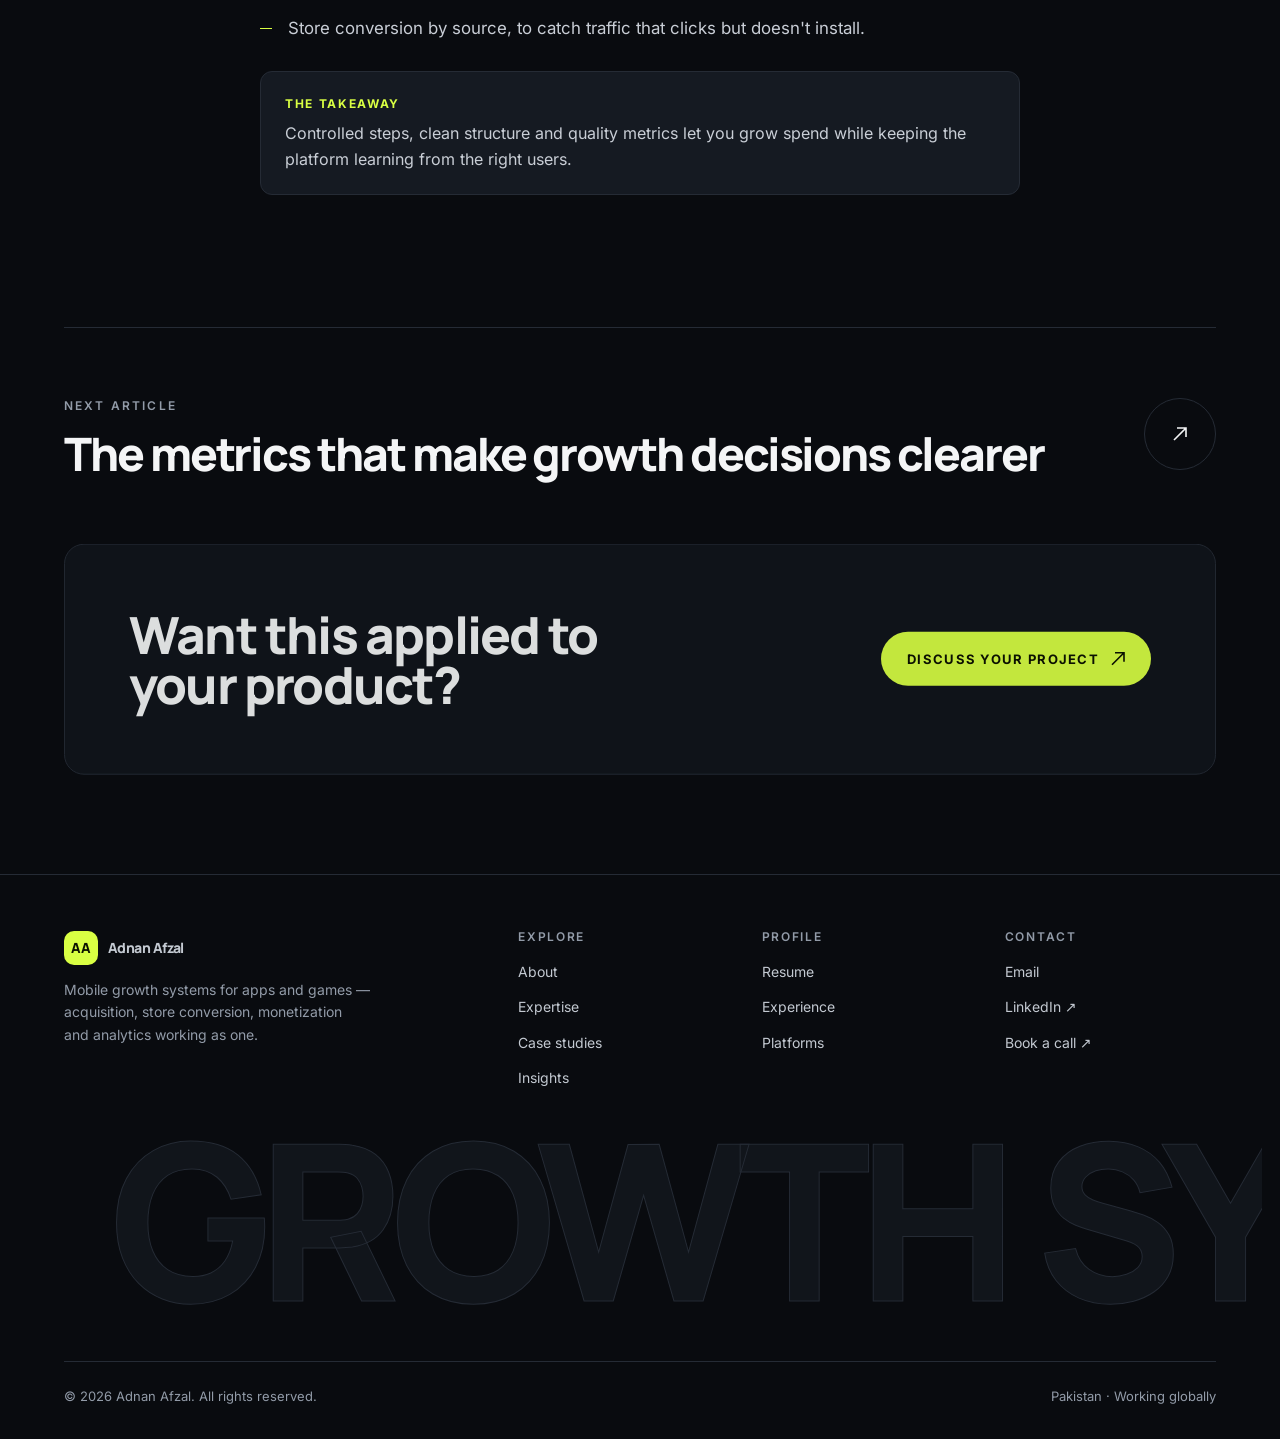
<file: insights/scale-without-losing-signal.html>
<!DOCTYPE html>
<html lang="en">
<head>
<meta charset="utf-8">
<meta name="viewport" content="width=device-width, initial-scale=1, viewport-fit=cover">
<title>Scale spend without losing signal quality — Adnan Afzal</title>
<meta name="description" content="A practical framework for controlled campaign expansion.">
<link rel="canonical" href="https://growthbyadnan.site/insights/scale-without-losing-signal.html">
<meta name="author" content="Adnan Afzal">
<meta name="theme-color" content="#090B0F">
<meta name="color-scheme" content="dark">
<meta property="og:type" content="article">
<meta property="og:site_name" content="Adnan Afzal — Mobile Growth">
<meta property="og:title" content="Scale spend without losing signal quality — Adnan Afzal">
<meta property="og:description" content="A practical framework for controlled campaign expansion.">
<meta property="og:url" content="https://growthbyadnan.site/insights/scale-without-losing-signal.html">
<meta property="og:image" content="https://growthbyadnan.site/assets/img/og-image.png">
<meta property="og:image:width" content="1200">
<meta property="og:image:height" content="630">
<meta name="twitter:card" content="summary_large_image">
<meta name="twitter:title" content="Scale spend without losing signal quality — Adnan Afzal">
<meta name="twitter:description" content="A practical framework for controlled campaign expansion.">
<meta name="twitter:image" content="https://growthbyadnan.site/assets/img/og-image.png">
<link rel="icon" href="../favicon.svg" type="image/svg+xml">
<link rel="apple-touch-icon" href="../apple-touch-icon.png">
<link rel="preload" href="../assets/fonts/manrope-var.woff2" as="font" type="font/woff2" crossorigin>
<link rel="preload" href="../assets/fonts/inter-var.woff2" as="font" type="font/woff2" crossorigin>
<link rel="stylesheet" href="../assets/css/main.css">
<script>document.documentElement.classList.add('js');if(!window.matchMedia('(prefers-reduced-motion: reduce)').matches)document.documentElement.classList.add('motion');setTimeout(function(){document.documentElement.classList.add('ready-fallback')},4000);</script>
<script type="application/ld+json">{"@context": "https://schema.org", "@type": "BlogPosting", "headline": "Scale spend without losing signal quality", "description": "A practical framework for controlled campaign expansion.", "author": {"@type": "Person", "name": "Adnan Afzal", "url": "https://growthbyadnan.site/"}, "articleSection": "User Acquisition", "image": "https://growthbyadnan.site/assets/img/og-image.png", "url": "https://growthbyadnan.site/insights/scale-without-losing-signal.html", "inLanguage": "en"}</script>
</head>
<body>
<a class="skip" href="#main">Skip to content</a>
<div class="ptrans" aria-hidden="true"></div>
<header class="nav" id="top">
  <div class="wrap nav__in">
    <a class="logo" href="../" ><span class="logo__mark" aria-hidden="true">AA</span><span>Adnan Afzal</span></a>
    <nav class="nav__links" aria-label="Primary"><a href="../">Home</a><a href="../#about">About</a><a href="../#expertise">Expertise</a><a href="../case-studies/">Case Studies</a><a href="../resume.html">Experience</a><a href="../blog.html" aria-current="page">Insights</a><a href="../#contact">Contact</a></nav>
    <div class="nav__cta">
      <a class="btn btn--primary btn--sm" href="../#contact">Let’s talk growth <span class="arrow"><svg width="14" height="14" viewBox="0 0 14 14" fill="none" aria-hidden="true"><path d="M1 13 L13 1 M4 1 H13 V10" stroke="currentColor" stroke-width="1.6"/></svg></span></a>
      <button class="burger" type="button" aria-label="Open menu" aria-expanded="false" aria-controls="mmenu"><span></span><span></span></button>
    </div>
  </div>
  <div class="nav__progress" aria-hidden="true"></div>
</header>
<div class="mmenu" id="mmenu" aria-hidden="true">
  <nav aria-label="Mobile"><ol><li><a href="../">Home</a></li><li><a href="../#about">About</a></li><li><a href="../#expertise">Expertise</a></li><li><a href="../case-studies/">Case Studies</a></li><li><a href="../resume.html">Experience</a></li><li><a href="../blog.html">Insights</a></li><li><a href="../#contact">Contact</a></li></ol></nav>
  <div class="mmenu__foot">
    <a class="btn btn--primary" href="../#contact">Let’s talk growth <span class="arrow"><svg width="14" height="14" viewBox="0 0 14 14" fill="none" aria-hidden="true"><path d="M1 13 L13 1 M4 1 H13 V10" stroke="currentColor" stroke-width="1.6"/></svg></span></a>
    <a href="mailto:adinrajpoot@gmail.com">adinrajpoot@gmail.com</a>
  </div>
</div>
<main id="main">
<article>
<section class="phero"><div class="wrap article-head">
  <nav class="crumbs" aria-label="Breadcrumb" data-hero="eyebrow"><a href="../">Home</a><span aria-hidden="true">/</span><a href="../blog.html">Insights</a><span aria-hidden="true">/</span><span>User Acquisition</span></nav>
  <h1 data-hero="h1" style="font-size:clamp(2.2rem,5.4vw,5rem);max-width:22ch"><span class="line"><span>Scale spend without losing signal quality</span></span></h1>
  <p class="phero__lead" data-hero="fade">A practical framework for controlled campaign expansion.</p>
  <div class="article-meta" data-hero="fade"><span>By <b>Adnan Afzal</b></span><span>User Acquisition</span><span>5 min read</span></div>
</div></section>
<section class="section--tight" style="padding-top:0"><div class="wrap"><div class="article-body"><div class="prose" data-reveal>
<p>Almost every app campaign looks good at a small budget. The real test is what happens when you try to spend more. Push too hard and return on ad spend falls, CPI jumps, and it becomes difficult to tell whether the campaign got worse or the market did.</p>
<p>Scaling well is less about finding a magic budget number and more about protecting the quality of the signal the platform is learning from.</p>
<h3>Why aggressive scaling breaks campaigns</h3>
<p>Automated bidding learns from conversion events. A large, sudden budget increase forces the system to find many more users quickly, and it will widen its targeting to do so. Without enough strong conversion signal, it reaches for cheaper, lower-intent users. Performance drops, and the team often reacts by changing several things at once — which resets learning again.</p>
<h3>A phased approach</h3>
<ol>
<li><strong>Audit structure first.</strong> Before adding budget, make sure campaigns are organised so you can see what's working: clear separation by goal, geography and creative set, and no campaigns competing for the same users.</li>
<li><strong>Scale in steps.</strong> Increase budgets in measured increments and give each step enough time and conversion volume to stabilise before judging it.</li>
<li><strong>Follow conversion strength.</strong> Move budget towards campaigns, apps and markets where the store page converts well. Spend amplifies whatever is already happening — make sure it's amplifying something good.</li>
<li><strong>Watch quality, not just volume.</strong> Track retention and revenue by cohort alongside CPI. An install that never comes back isn't growth.</li>
</ol>
<blockquote>Spend amplifies whatever is already happening. Make sure it's amplifying something good.</blockquote>
<h3>Signals to watch while scaling</h3>
<ul>
<li>Cohort ROAS against your payback target, not blended ROAS alone.</li>
<li>CPI trend relative to the step increase you made.</li>
<li>Early retention by campaign — the first warning sign of drifting quality.</li>
<li>Store conversion by source, to catch traffic that clicks but doesn't install.</li>
</ul>
<div class="callout"><strong>The takeaway</strong>Controlled steps, clean structure and quality metrics let you grow spend while keeping the platform learning from the right users.</div>
</div></div></div></section>
</article>
<section><div class="wrap">
  <a class="next-case" href="metrics-for-growth-decisions.html"><div><span class="eyebrow eyebrow--plain">Next article</span><div class="next-case__t" style="margin-top:14px;font-size:clamp(1.5rem,3.6vw,3rem)">The metrics that make growth decisions clearer</div></div><span class="circ"><svg width="14" height="14" viewBox="0 0 14 14" fill="none" aria-hidden="true"><path d="M1 13 L13 1 M4 1 H13 V10" stroke="currentColor" stroke-width="1.6"/></svg></span></a>
</div></section>
<section class="section--tight" style="padding-top:0"><div class="wrap"><div class="cta-band" data-reveal><h2>Want this applied to your product?</h2><a class="btn btn--primary" href="../#contact">Discuss your project <span class="arrow"><svg width="14" height="14" viewBox="0 0 14 14" fill="none" aria-hidden="true"><path d="M1 13 L13 1 M4 1 H13 V10" stroke="currentColor" stroke-width="1.6"/></svg></span></a></div></div></section>
</main>
<footer class="footer">
  <div class="wrap">
    <div class="footer__top">
      <div>
        <a class="logo" href="../"><span class="logo__mark" aria-hidden="true">AA</span><span>Adnan Afzal</span></a>
        <p class="footer__tag">Mobile growth systems for apps and games — acquisition, store conversion, monetization and analytics working as one.</p>
      </div>
      <div><h4>Explore</h4><ul>
        <li><a href="../#about">About</a></li><li><a href="../#expertise">Expertise</a></li>
        <li><a href="../case-studies/">Case studies</a></li><li><a href="../blog.html">Insights</a></li></ul></div>
      <div><h4>Profile</h4><ul>
        <li><a href="../resume.html">Resume</a></li><li><a href="../#experience">Experience</a></li>
        <li><a href="../#platforms">Platforms</a></li></ul></div>
      <div><h4>Contact</h4><ul>
        <li><a href="mailto:adinrajpoot@gmail.com">Email</a></li>
        <li><a href="https://www.linkedin.com/in/adnan-afzal-growth" target="_blank" rel="noopener">LinkedIn ↗</a></li>
        <li><a href="https://calendly.com/scalewithadnan/new-meeting" target="_blank" rel="noopener">Book a call ↗</a></li></ul></div>
    </div>
    <div class="footer__word" aria-hidden="true" data-word="GROWTH SYSTEMS"></div>
    <div class="footer__bottom"><span>© <span data-year>2026</span> Adnan Afzal. All rights reserved.</span><span>Pakistan · Working globally</span></div>
  </div>
</footer>
<script src="../assets/js/vendor/gsap.min.js" defer></script>
<script src="../assets/js/vendor/ScrollTrigger.min.js" defer></script>
<script src="../assets/js/main.js" defer></script>
</body>
</html>
</file>
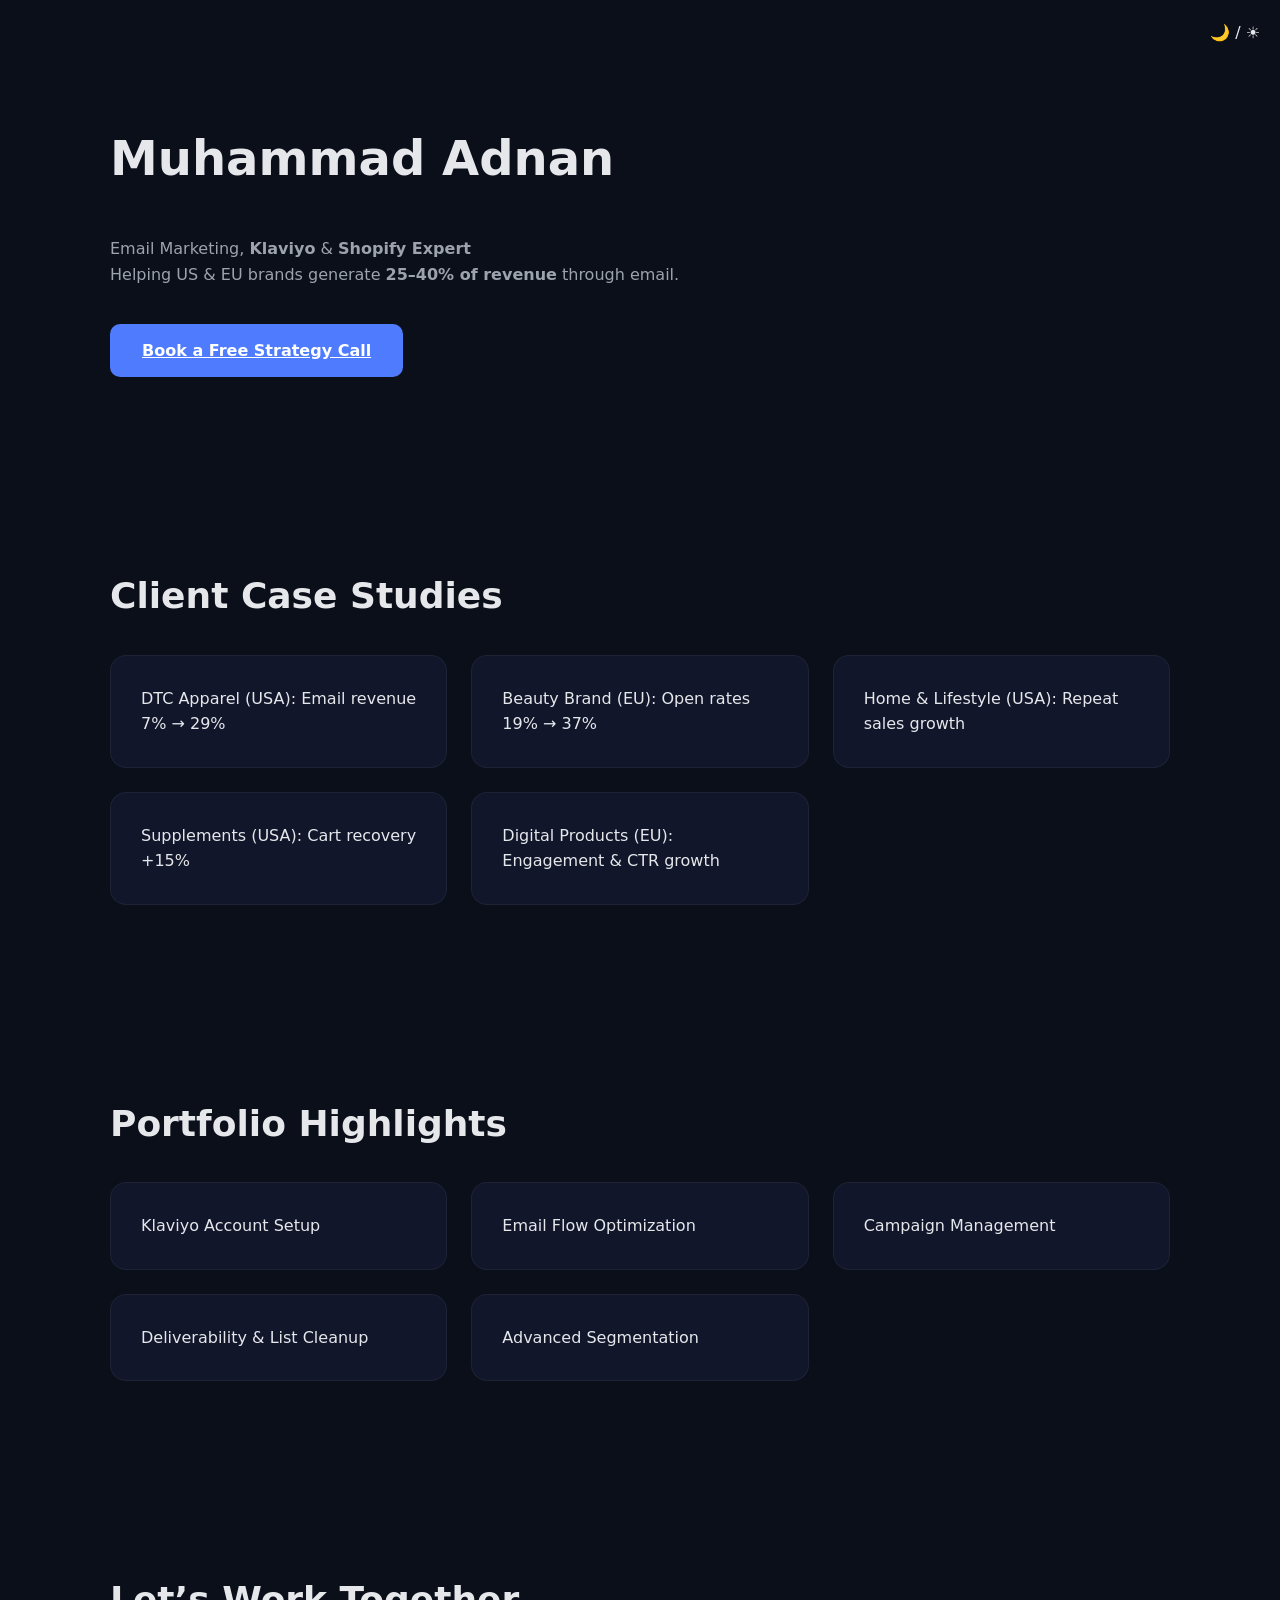
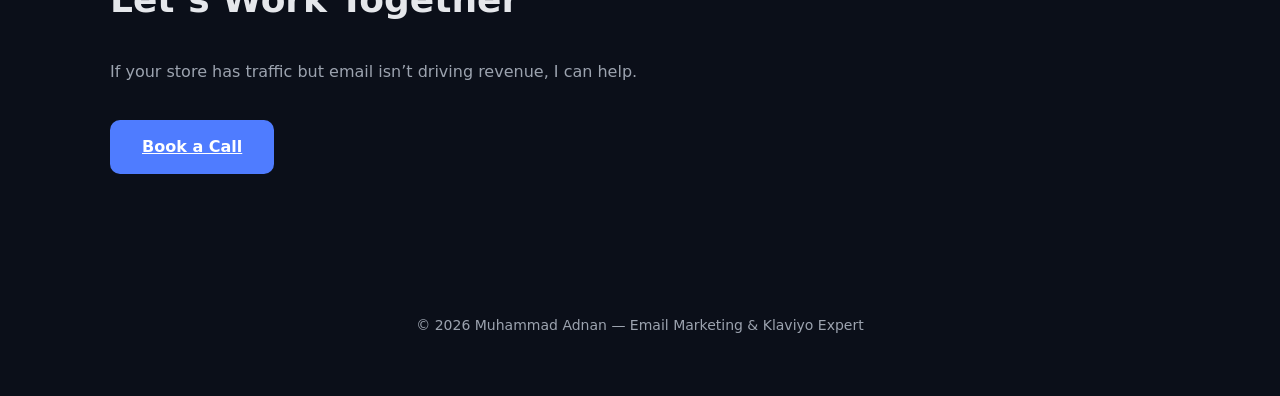
<file: legacy/email-marketing.html>
<!DOCTYPE html>
<html lang="en">
<head>
<meta charset="UTF-8">
<meta name="robots" content="noindex">
<meta name="viewport" content="width=device-width, initial-scale=1.0">

<title>Muhammad Adnan | Email Marketing & Klaviyo Expert for Shopify</title>
<meta name="description" content="Muhammad Adnan helps US & EU Shopify brands generate predictable revenue through Email Marketing & Klaviyo." />

<style>
:root {
  --bg:#0b0f19;
  --card:#11162a;
  --text:#e5e7eb;
  --muted:#9ca3af;
  --accent:#4f7cff;
}

[data-theme="light"] {
  --bg:#f9fafb;
  --card:#ffffff;
  --text:#111827;
  --muted:#6b7280;
  --accent:#2563eb;
}

*{box-sizing:border-box;font-family:system-ui,-apple-system;}

body{
  margin:0;
  background:var(--bg);
  color:var(--text);
  line-height:1.6;
}

.container{
  max-width:1100px;
  margin:auto;
  padding:80px 20px;
}

h1{font-size:48px;}
h2{font-size:36px;}
p{color:var(--muted);}

.grid{
  display:grid;
  grid-template-columns:repeat(auto-fit,minmax(260px,1fr));
  gap:24px;
}

.card{
  background:var(--card);
  padding:30px;
  border-radius:16px;
  border:1px solid rgba(255,255,255,0.05);
  cursor:pointer;
  transition:transform .2s ease;
}

.card:hover{
  transform:translateY(-4px);
}

a.button{
  display:inline-block;
  background:var(--accent);
  color:#fff;
  padding:14px 32px;
  border-radius:10px;
  font-weight:600;
  margin-top:20px;
}

.toggle{
  position:fixed;
  top:20px;
  right:20px;
  cursor:pointer;
}

/* MODAL */
.modal{
  display:none;
  position:fixed;
  inset:0;
  background:rgba(0,0,0,0.7);
  z-index:1000;
}

.modal-content{
  background:var(--card);
  max-width:720px;
  margin:5% auto;
  padding:30px;
  border-radius:16px;
  position:relative;
}

.close{
  position:absolute;
  top:15px;
  right:20px;
  font-size:24px;
  cursor:pointer;
}

.case{display:none;}

footer{
  text-align:center;
  padding:60px 20px;
  color:var(--muted);
  font-size:14px;
}
</style>
</head>

<body>

<div class="toggle" onclick="toggleTheme()">🌙 / ☀️</div>

<section class="container">
  <h1>Muhammad Adnan</h1>
  <p>
    Email Marketing, <strong>Klaviyo</strong> & <strong>Shopify Expert</strong><br>
    Helping US & EU brands generate <strong>25–40% of revenue</strong> through email.
  </p>

  <a class="button"
     href="#"
     onclick="Calendly.initPopupWidget({url:'https://calendly.com/scalewithadnan/new-meeting'});return false;">
     Book a Free Strategy Call
  </a>
</section>

<section class="container">
  <h2>Client Case Studies</h2>
  <div class="grid">
    <div class="card" onclick="openCase('cs1')">DTC Apparel (USA): Email revenue 7% → 29%</div>
    <div class="card" onclick="openCase('cs2')">Beauty Brand (EU): Open rates 19% → 37%</div>
    <div class="card" onclick="openCase('cs3')">Home & Lifestyle (USA): Repeat sales growth</div>
    <div class="card" onclick="openCase('cs4')">Supplements (USA): Cart recovery +15%</div>
    <div class="card" onclick="openCase('cs5')">Digital Products (EU): Engagement & CTR growth</div>
  </div>
</section>

<section class="container">
  <h2>Portfolio Highlights</h2>
  <div class="grid">
    <div class="card" onclick="openCase('p1')">Klaviyo Account Setup</div>
    <div class="card" onclick="openCase('p2')">Email Flow Optimization</div>
    <div class="card" onclick="openCase('p3')">Campaign Management</div>
    <div class="card" onclick="openCase('p4')">Deliverability & List Cleanup</div>
    <div class="card" onclick="openCase('p5')">Advanced Segmentation</div>
  </div>
</section>

<section class="container">
  <h2>Let’s Work Together</h2>
  <p>If your store has traffic but email isn’t driving revenue, I can help.</p>

  <a class="button"
     href="#"
     onclick="Calendly.initPopupWidget({url:'https://calendly.com/scalewithadnan/new-meeting'});return false;">
     Book a Call
  </a>
</section>

<footer>
© 2026 Muhammad Adnan — Email Marketing & Klaviyo Expert
</footer>

<!-- MODAL CONTENT -->
<div id="modal" class="modal">
  <div class="modal-content">
    <span class="close" onclick="closeCase()">×</span>

    <!-- CASE STUDIES -->
    <div id="cs1" class="case">
      <h2>DTC Apparel Brand — USA</h2>
      <p><strong>Challenge:</strong> Low email contribution (7–8%).</p>
      <p><strong>Solution:</strong> Klaviyo audit, abandoned checkout, post-purchase flows.</p>
      <p><strong>Result:</strong> Email revenue increased to 29% in 90 days.</p>
    </div>

    <div id="cs2" class="case">
      <h2>Beauty Brand — EU</h2>
      <p><strong>Challenge:</strong> Poor open rates & targeting.</p>
      <p><strong>Solution:</strong> GDPR-safe segmentation & A/B testing.</p>
      <p><strong>Result:</strong> Open rates improved from 19% → 37%.</p>
    </div>

    <div id="cs3" class="case">
      <h2>Home & Lifestyle — USA</h2>
      <p><strong>Solution:</strong> Full lifecycle email strategy.</p>
      <p><strong>Result:</strong> Higher repeat purchases & LTV.</p>
    </div>

    <div id="cs4" class="case">
      <h2>Supplements Brand — USA</h2>
      <p><strong>Focus:</strong> Abandoned cart & checkout optimization.</p>
      <p><strong>Result:</strong> +15% cart recovery rate.</p>
    </div>

    <div id="cs5" class="case">
      <h2>Digital Products — EU</h2>
      <p><strong>Focus:</strong> Engagement & list quality.</p>
      <p><strong>Result:</strong> Higher CTR and improved engagement.</p>
    </div>

    <!-- PORTFOLIO -->
    <div id="p1" class="case">
      <h2>Klaviyo Account Setup</h2>
      <p>Shopify integration, metrics, core flows & tracking.</p>
    </div>

    <div id="p2" class="case">
      <h2>Email Flow Optimization</h2>
      <p>Abandoned cart, browse, post-purchase & win-back flows.</p>
    </div>

    <div id="p3" class="case">
      <h2>Campaign Management</h2>
      <p>Monthly planning, execution & performance tracking.</p>
    </div>

    <div id="p4" class="case">
      <h2>Deliverability & List Cleanup</h2>
      <p>Improved inbox placement & sender reputation.</p>
    </div>

    <div id="p5" class="case">
      <h2>Advanced Segmentation</h2>
      <p>Behavior-based, VIP & repeat buyer targeting.</p>
    </div>
  </div>
</div>

<!-- SCRIPTS -->
<script src="https://assets.calendly.com/assets/external/widget.js" async></script>

<script>
function toggleTheme(){
  document.body.dataset.theme =
    document.body.dataset.theme === "light" ? "" : "light";
}

function openCase(id){
  document.getElementById("modal").style.display="block";
  document.querySelectorAll(".case").forEach(c=>c.style.display="none");
  document.getElementById(id).style.display="block";
}

function closeCase(){
  document.getElementById("modal").style.display="none";
}
</script>

</body>
</html>
</file>
<file: assets/css/main.css>
/* ==========================================================================
   Adnan Afzal — Mobile Growth & Publishing
   Design system + components. Static, GitHub Pages friendly.
   ========================================================================== */

@font-face {
  font-family: "Inter";
  src: url("../fonts/inter-var.woff2") format("woff2");
  font-weight: 100 900;
  font-style: normal;
  font-display: swap;
}
@font-face {
  font-family: "Manrope";
  src: url("../fonts/manrope-var.woff2") format("woff2");
  font-weight: 200 800;
  font-style: normal;
  font-display: swap;
}

:root {
  --bg: #090b0f;
  --bg-2: #11151b;
  --card: #151a22;
  --line: #252b35;
  --line-soft: rgba(37, 43, 53, 0.6);
  --accent: #d9ff43;
  --accent-ink: #0d1200;
  --text: #f4f5f6;
  --muted: #929ba8;

  --f-display: "Manrope", "Inter", system-ui, sans-serif;
  --f-body: "Inter", system-ui, -apple-system, "Segoe UI", sans-serif;

  --pad: clamp(20px, 5vw, 72px);
  --maxw: 1440px;
  --radius: 20px;
  --radius-sm: 12px;
  --ease: cubic-bezier(0.22, 1, 0.36, 1);
  --ease-io: cubic-bezier(0.65, 0, 0.35, 1);

  --fs-hero: clamp(2.6rem, 7.4vw, 7.6rem);
  --fs-h2: clamp(2.1rem, 5vw, 4.6rem);
  --fs-h3: clamp(1.25rem, 2vw, 1.75rem);
  --fs-lead: clamp(1.05rem, 1.4vw, 1.3rem);
  --nav-h: 76px;
}

*,
*::before,
*::after { box-sizing: border-box; }

html {
  -webkit-text-size-adjust: 100%;
  scroll-behavior: smooth;
  scroll-padding-top: calc(var(--nav-h) + 12px);
}
@media (prefers-reduced-motion: reduce) {
  html { scroll-behavior: auto; }
}

body {
  margin: 0;
  background: var(--bg);
  color: var(--text);
  font-family: var(--f-body);
  font-size: 16px;
  line-height: 1.6;
  -webkit-font-smoothing: antialiased;
  text-rendering: optimizeLegibility;
  overflow-x: hidden;
  overflow-x: clip;
}

img, svg, video { display: block; max-width: 100%; }
a { color: inherit; text-decoration: none; }
button { font: inherit; color: inherit; background: none; border: 0; cursor: pointer; padding: 0; }
p { margin: 0 0 1em; }
h1, h2, h3, h4 { margin: 0; font-family: var(--f-display); font-weight: 800; letter-spacing: -0.035em; line-height: 0.98; }
ul { margin: 0; padding: 0; list-style: none; }

::selection { background: var(--accent); color: var(--accent-ink); }

:focus-visible {
  outline: 2px solid var(--accent);
  outline-offset: 3px;
  border-radius: 6px;
}

.skip {
  position: fixed;
  left: 16px; top: -60px;
  z-index: 200;
  background: var(--accent);
  color: var(--accent-ink);
  padding: 10px 16px;
  border-radius: 999px;
  font-weight: 700;
  transition: top 0.2s var(--ease);
}
.skip:focus { top: 16px; }

.sr-only {
  position: absolute !important;
  width: 1px; height: 1px;
  overflow: hidden; clip: rect(0 0 0 0);
  white-space: nowrap;
}

.wrap { width: 100%; max-width: var(--maxw); margin: 0 auto; padding: 0 var(--pad); }
.section { padding: clamp(96px, 13vw, 180px) 0; position: relative; }
.section--tight { padding: clamp(64px, 8vw, 110px) 0; }
.section--alt { background: var(--bg-2); }

.accent { color: var(--accent); }
.muted { color: var(--muted); }

/* --- Labels / eyebrows ---------------------------------------------------- */
.eyebrow {
  display: inline-flex; align-items: center; gap: 12px;
  font-size: 12px; font-weight: 600;
  letter-spacing: 0.18em; text-transform: uppercase;
  color: var(--muted);
}
.eyebrow::before {
  content: "";
  width: 8px; height: 8px; border-radius: 50%;
  background: var(--accent);
  box-shadow: 0 0 0 4px rgba(217, 255, 67, 0.12);
}
.eyebrow--plain::before { display: none; }

.sec-head {
  display: grid;
  grid-template-columns: minmax(0, 1fr) minmax(0, 0.8fr);
  gap: clamp(24px, 4vw, 80px);
  align-items: end;
  margin-bottom: clamp(48px, 7vw, 96px);
}
.sec-head h2 { font-size: var(--fs-h2); margin-top: 22px; }
.sec-head p { color: var(--muted); font-size: var(--fs-lead); max-width: 46ch; margin: 0; }
@media (max-width: 860px) {
  .sec-head { grid-template-columns: 1fr; align-items: start; }
}

/* split-text helpers */
.line { display: block; overflow: hidden; padding-bottom: 0.16em; margin-bottom: -0.16em; }
.line > span { display: inline-block; will-change: transform; }
.word { display: inline-block; }

/* --- Buttons --------------------------------------------------------------- */
.btn {
  --h: 54px;
  position: relative;
  display: inline-flex; align-items: center; justify-content: center; gap: 12px;
  height: var(--h);
  padding: 0 26px;
  border-radius: 999px;
  font-weight: 700; font-size: 13px;
  letter-spacing: 0.1em; text-transform: uppercase;
  overflow: hidden; isolation: isolate;
  transition: transform 0.4s var(--ease), color 0.4s var(--ease), border-color 0.4s var(--ease);
  white-space: nowrap;
}
.btn .arrow { transition: transform 0.4s var(--ease); }
.btn:hover .arrow { transform: translateX(4px) rotate(-45deg); }
.btn--primary { background: var(--accent); color: var(--accent-ink); }
.btn--primary::after {
  content: ""; position: absolute; inset: 0; z-index: -1;
  background: var(--text);
  transform: translateY(101%);
  transition: transform 0.5s var(--ease);
  border-radius: inherit;
}
.btn--primary:hover::after { transform: translateY(0); }
.btn--ghost { border: 1px solid var(--line); color: var(--text); }
.btn--ghost::after {
  content: ""; position: absolute; inset: 0; z-index: -1;
  background: var(--accent);
  transform: translateY(101%);
  transition: transform 0.5s var(--ease);
}
.btn--ghost:hover { color: var(--accent-ink); border-color: var(--accent); }
.btn--ghost:hover::after { transform: translateY(0); }
.btn--sm { --h: 44px; padding: 0 20px; font-size: 12px; }

.link-u {
  position: relative; display: inline-flex; gap: 8px; align-items: center;
  font-weight: 600;
}
.link-u::after {
  content: ""; position: absolute; left: 0; right: 0; bottom: -4px; height: 1px;
  background: currentColor; transform-origin: right; transform: scaleX(0.3);
  transition: transform 0.5s var(--ease);
  opacity: 0.6;
}
.link-u:hover::after { transform: scaleX(1); transform-origin: left; }

/* --- Navigation ----------------------------------------------------------- */
.nav {
  position: fixed; inset: 0 0 auto 0; z-index: 100;
  height: var(--nav-h);
  transition: background 0.4s var(--ease), border-color 0.4s var(--ease), transform 0.5s var(--ease);
  border-bottom: 1px solid transparent;
}
.nav.is-scrolled {
  background: rgba(9, 11, 15, 0.72);
  backdrop-filter: blur(16px) saturate(140%);
  -webkit-backdrop-filter: blur(16px) saturate(140%);
  border-color: var(--line-soft);
}
.nav.is-hidden { transform: translateY(-100%); }
.nav__in {
  height: 100%;
  display: flex; align-items: center; justify-content: space-between; gap: 24px;
}
.logo {
  font-family: var(--f-display); font-weight: 800; font-size: 20px; letter-spacing: -0.04em;
  display: inline-flex; align-items: center; gap: 10px;
}
.logo__mark {
  width: 34px; height: 34px; border-radius: 10px;
  display: grid; place-items: center;
  background: var(--accent); color: var(--accent-ink);
  font-size: 14px; letter-spacing: -0.02em;
}
.nav__links { display: flex; gap: 4px; }
.nav__links a {
  position: relative;
  padding: 8px 14px; border-radius: 999px;
  font-size: 14px; font-weight: 500; color: var(--muted);
  transition: color 0.3s var(--ease), background 0.3s var(--ease);
}
.nav__links a:hover, .nav__links a[aria-current="true"], .nav__links a[aria-current="page"] { color: var(--text); background: rgba(255,255,255,0.04); }
.nav__cta { display: flex; align-items: center; gap: 12px; }
.nav__progress {
  position: absolute; left: 0; bottom: -1px; height: 2px; width: 100%;
  background: var(--accent);
  transform-origin: left; transform: scaleX(0);
}
.burger {
  display: none;
  width: 48px; height: 48px; border-radius: 50%;
  border: 1px solid var(--line);
  position: relative;
}
.burger span {
  position: absolute; left: 14px; right: 14px; height: 2px; background: var(--text);
  transition: transform 0.45s var(--ease), top 0.45s var(--ease);
}
.burger span:nth-child(1) { top: 19px; }
.burger span:nth-child(2) { top: 27px; }
.menu-open .burger span:nth-child(1) { top: 23px; transform: rotate(45deg); }
.menu-open .burger span:nth-child(2) { top: 23px; transform: rotate(-45deg); }

.mmenu {
  position: fixed; inset: 0; z-index: 90;
  background: var(--bg);
  padding: calc(var(--nav-h) + 32px) var(--pad) 32px;
  display: flex; flex-direction: column; justify-content: space-between;
  clip-path: inset(0 0 100% 0);
  visibility: hidden;
  transition: clip-path 0.7s var(--ease-io), visibility 0s linear 0.7s;
}
.menu-open .mmenu { clip-path: inset(0 0 0 0); visibility: visible; transition: clip-path 0.7s var(--ease-io), visibility 0s; }
.mmenu ol { list-style: none; margin: 0; padding: 0; counter-reset: m; }
.mmenu li { overflow: hidden; border-bottom: 1px solid var(--line); }
.mmenu li a {
  display: flex; align-items: baseline; gap: 16px;
  padding: 14px 0;
  font-family: var(--f-display); font-weight: 800; font-size: clamp(2rem, 9vw, 3.2rem); letter-spacing: -0.04em;
  transform: translateY(100%);
  transition: transform 0.7s var(--ease);
}
.mmenu li a::before {
  counter-increment: m; content: "0" counter(m);
  font-family: var(--f-body); font-size: 12px; font-weight: 600; color: var(--muted); letter-spacing: 0.1em;
}
.menu-open .mmenu li a { transform: none; }
.menu-open .mmenu li:nth-child(2) a { transition-delay: 0.05s; }
.menu-open .mmenu li:nth-child(3) a { transition-delay: 0.1s; }
.menu-open .mmenu li:nth-child(4) a { transition-delay: 0.15s; }
.menu-open .mmenu li:nth-child(5) a { transition-delay: 0.2s; }
.menu-open .mmenu li:nth-child(6) a { transition-delay: 0.25s; }
.menu-open .mmenu li:nth-child(7) a { transition-delay: 0.3s; }
.mmenu__foot { display: flex; flex-direction: column; gap: 16px; color: var(--muted); font-size: 14px; }

@media (max-width: 1080px) {
  .nav__links { display: none; }
  .burger { display: block; }
  .nav__cta .btn { display: none; }
}
@media (min-width: 1081px) { .mmenu { display: none; } }
.menu-open { overflow: hidden; }

/* --- Hero ------------------------------------------------------------------ */
.hero {
  position: relative;
  min-height: 100svh;
  padding: calc(var(--nav-h) + clamp(40px, 7vh, 90px)) 0 clamp(40px, 6vh, 72px);
  padding-bottom: clamp(56px, 8vh, 110px);
  display: flex; flex-direction: column; justify-content: center;
  overflow: hidden;
}
.hero__grid-bg {
  position: absolute; inset: 0; z-index: -1; pointer-events: none;
  background-image:
    linear-gradient(var(--line-soft) 1px, transparent 1px),
    linear-gradient(90deg, var(--line-soft) 1px, transparent 1px);
  background-size: 88px 88px;
  mask-image: radial-gradient(ellipse 70% 60% at 70% 40%, #000 20%, transparent 75%);
  -webkit-mask-image: radial-gradient(ellipse 70% 60% at 70% 40%, #000 20%, transparent 75%);
  opacity: 0.55;
}
.hero__glow {
  position: absolute; z-index: -1; pointer-events: none;
  width: 60vw; height: 60vw; max-width: 900px; max-height: 900px;
  right: -15vw; top: -10vw;
  background: radial-gradient(circle, rgba(217,255,67,0.10), transparent 62%);
}
.hero__layout {
  display: grid;
  grid-template-columns: minmax(0, 1.15fr) minmax(0, 0.85fr);
  gap: clamp(24px, 4vw, 64px);
  align-items: center;
}
.hero h1 { font-size: var(--fs-hero); margin: 28px 0 0; letter-spacing: -0.05em; line-height: 0.92; }
.hero h1 .accent { font-style: normal; }
.hero__lead { margin: clamp(24px, 3vw, 40px) 0 0; max-width: 52ch; color: var(--muted); font-size: var(--fs-lead); }
.hero__ctas { display: flex; flex-wrap: wrap; gap: 12px; margin-top: 36px; }
.hero__meta {
  margin-top: clamp(48px, 7vh, 88px);
  display: grid; grid-template-columns: repeat(4, minmax(0, 1fr));
  border-top: 1px solid var(--line);
}
.stat { padding: 22px 20px 0 0; }
.stat + .stat { padding-left: 20px; border-left: 1px solid var(--line); }
.stat__num { font-family: var(--f-display); font-weight: 800; font-size: clamp(1.8rem, 3vw, 2.8rem); letter-spacing: -0.04em; line-height: 1; }
.stat__num .accent { font-size: 0.7em; vertical-align: top; }
.stat__label { margin-top: 8px; font-size: 13px; color: var(--muted); }
@media (max-width: 1080px) {
  .hero__layout { grid-template-columns: 1fr; }
  .hero__visual { max-width: 620px; margin: 24px auto 0; width: 100%; }
}
@media (max-width: 640px) {
  .hero__meta { grid-template-columns: repeat(2, minmax(0, 1fr)); }
  .stat:nth-child(3) { border-left: 0; padding-left: 0; }
  .stat:nth-child(n+3) { border-top: 1px solid var(--line); margin-top: 22px; }
  .hero__ctas .btn { flex: 1 1 100%; }
}

.scroll-cue {
  position: absolute; left: var(--pad); bottom: 14px;
  display: flex; align-items: center; gap: 12px;
  font-size: 11px; letter-spacing: 0.2em; text-transform: uppercase; color: var(--muted);
}
.scroll-cue__bar { width: 1px; height: 44px; background: var(--line); position: relative; overflow: hidden; }
.scroll-cue__bar::after {
  content: ""; position: absolute; left: 0; top: -40%; width: 100%; height: 40%; background: var(--accent);
  animation: cue 2.2s var(--ease-io) infinite;
}
@keyframes cue { to { top: 100%; } }
@media (max-width: 1080px) { .scroll-cue { display: none; } }

/* Hero visual (SVG dashboard) */
.hero__visual { position: relative; aspect-ratio: 560 / 620; }
.hero__visual svg { width: 100%; height: 100%; overflow: visible; }
.hv-float { position: absolute; will-change: transform; }
.chip {
  display: inline-flex; align-items: center; gap: 10px;
  padding: 12px 16px; border-radius: 14px;
  background: rgba(21, 26, 34, 0.86);
  backdrop-filter: blur(10px); -webkit-backdrop-filter: blur(10px);
  border: 1px solid var(--line);
  font-size: 13px; line-height: 1.25;
  box-shadow: 0 20px 50px -20px rgba(0,0,0,0.6);
}
.chip strong { font-family: var(--f-display); font-size: 18px; letter-spacing: -0.03em; display: block; }
.chip small { color: var(--muted); font-size: 11.5px; }
.chip__dot { width: 32px; height: 32px; border-radius: 10px; display: grid; place-items: center; background: rgba(217,255,67,0.12); color: var(--accent); flex: none; }
.svg-draw { stroke-dasharray: var(--len, 1000); stroke-dashoffset: 0; }
.hv-caption { position: absolute; right: 0; bottom: -6px; font-size: 11px; color: var(--muted); letter-spacing: 0.06em; }
@keyframes pulse { 0%,100% { opacity: 0.35; } 50% { opacity: 1; } }
.pulse { animation: pulse 2.4s ease-in-out infinite; }
@keyframes dash { to { stroke-dashoffset: -40; } }
.flow-dash { stroke-dasharray: 4 6; animation: dash 1.8s linear infinite; }
@media (prefers-reduced-motion: reduce) {
  .pulse, .flow-dash, .scroll-cue__bar::after { animation: none; }
}

/* --- Marquee --------------------------------------------------------------- */
.marquee {
  border-block: 1px solid var(--line);
  padding: 26px 0;
  overflow: hidden;
  display: flex;
  user-select: none;
  background: var(--bg);
}
.marquee__track {
  display: flex; flex: none; gap: 48px; padding-right: 48px;
  animation: marquee 38s linear infinite;
}
.marquee:hover .marquee__track { animation-play-state: paused; }
.marquee__item {
  display: inline-flex; align-items: center; gap: 48px;
  font-family: var(--f-display); font-weight: 800; letter-spacing: -0.03em;
  font-size: clamp(1.6rem, 3.4vw, 3rem); white-space: nowrap;
}
.marquee__item:nth-child(even) { color: transparent; -webkit-text-stroke: 1px var(--muted); }
.marquee__item::after { content: "✦"; color: var(--accent); font-size: 0.5em; -webkit-text-stroke: 0; }
@keyframes marquee { to { transform: translateX(-100%); } }
@media (prefers-reduced-motion: reduce) { .marquee__track { animation: none; } }

/* --- About ----------------------------------------------------------------- */
.about { display: grid; grid-template-columns: minmax(0, 0.8fr) minmax(0, 1.2fr); gap: clamp(32px, 6vw, 110px); align-items: start; }
.portrait {
  position: relative; aspect-ratio: 4 / 5; border-radius: var(--radius);
  overflow: hidden; background: var(--card); border: 1px solid var(--line);
}
.portrait img, .portrait svg { width: 100%; height: 100%; object-fit: cover; }
.portrait__tag {
  position: absolute; left: 16px; bottom: 16px; right: 16px;
  display: flex; justify-content: space-between; align-items: center;
  font-size: 12px; color: var(--muted);
}
.about__statement { font-family: var(--f-display); font-weight: 700; font-size: clamp(1.6rem, 3.2vw, 2.9rem); line-height: 1.12; letter-spacing: -0.035em; margin: 22px 0 32px; }

.about__body { color: var(--muted); font-size: 17px; max-width: 60ch; }
.principles { display: grid; grid-template-columns: repeat(2, minmax(0, 1fr)); gap: 16px; margin-top: 40px; }
.principle { padding: 24px; border-radius: var(--radius-sm); background: var(--card); border: 1px solid var(--line); }
.principle__n { font-size: 12px; color: var(--accent); letter-spacing: 0.12em; font-weight: 600; }
.principle h3 { font-size: 20px; margin: 14px 0 8px; letter-spacing: -0.02em; line-height: 1.2; }
.principle p { color: var(--muted); font-size: 15px; margin: 0; }
.about__actions { display: flex; gap: 12px; flex-wrap: wrap; margin-top: 36px; }
.tags { display: flex; flex-wrap: wrap; gap: 8px; margin-top: 28px; }
.tag { padding: 7px 14px; border-radius: 999px; border: 1px solid var(--line); font-size: 13px; color: var(--muted); }
@media (max-width: 920px) {
  .about { grid-template-columns: 1fr; }
  .portrait { max-width: 420px; }
}
@media (max-width: 560px) { .principles { grid-template-columns: 1fr; } }

/* --- Expertise cards ------------------------------------------------------- */
.xgrid { display: grid; grid-template-columns: repeat(3, minmax(0, 1fr)); gap: 1px; background: var(--line); border: 1px solid var(--line); border-radius: var(--radius); overflow: hidden; }
.xcard {
  position: relative; background: var(--bg);
  padding: clamp(28px, 3vw, 44px);
  min-height: 380px;
  display: flex; flex-direction: column;
  transition: background 0.5s var(--ease);
  overflow: hidden;
}
.xcard::before {
  content: ""; position: absolute; inset: 0;
  background: radial-gradient(400px circle at var(--mx, 50%) var(--my, 0%), rgba(217,255,67,0.08), transparent 60%);
  opacity: 0; transition: opacity 0.5s var(--ease);
  pointer-events: none;
}
.xcard:hover { background: var(--bg-2); }
.xcard:hover::before { opacity: 1; }
.xcard__top { display: flex; justify-content: space-between; align-items: flex-start; }
.xcard__n { font-size: 12px; color: var(--muted); letter-spacing: 0.14em; font-weight: 600; }
.xicon { width: 56px; height: 56px; color: var(--accent); }
.xicon * { vector-effect: non-scaling-stroke; }
.xcard h3 { font-size: var(--fs-h3); margin: auto 0 12px; padding-top: 48px; letter-spacing: -0.03em; line-height: 1.1; }
.xcard p { color: var(--muted); font-size: 15px; margin: 0 0 20px; }
.xcard ul { display: flex; flex-wrap: wrap; gap: 6px; }
.xcard li { font-size: 12px; padding: 5px 10px; border-radius: 999px; background: var(--card); color: #c3c9d1; border: 1px solid var(--line); }
@media (max-width: 1080px) { .xgrid { grid-template-columns: repeat(2, minmax(0, 1fr)); } }
@media (max-width: 640px) { .xgrid { grid-template-columns: 1fr; } .xcard { min-height: 0; } }

/* --- Growth OS ------------------------------------------------------------- */
.gos { display: grid; grid-template-columns: minmax(0, 1.25fr) minmax(0, 0.75fr); gap: clamp(32px, 5vw, 80px); align-items: center; }
.gos__svg { width: 100%; height: auto; }
.gos__node { cursor: pointer; }
.gos__node rect { transition: fill 0.4s var(--ease), stroke 0.4s var(--ease); }
.gos__node text { transition: fill 0.4s var(--ease); }
.gos__node.is-active rect.n-bg { fill: var(--accent); stroke: var(--accent); }
.gos__node.is-active text { fill: var(--accent-ink); }
.gos__node:focus-visible { outline: none; }
.gos__node:focus-visible rect.n-bg { stroke: var(--text); stroke-width: 2; }
.gos__panel {
  border: 1px solid var(--line); border-radius: var(--radius); background: var(--card);
  padding: clamp(24px, 3vw, 40px); min-height: 320px;
}
.gos__step { font-size: 12px; letter-spacing: 0.16em; color: var(--accent); font-weight: 600; }
.gos__panel h3 { font-size: clamp(1.6rem, 2.6vw, 2.3rem); margin: 14px 0 16px; }
.gos__panel p { color: var(--muted); }
.gos__panel dl { margin: 24px 0 0; display: grid; gap: 14px; }
.gos__panel dt { font-size: 12px; text-transform: uppercase; letter-spacing: 0.12em; color: var(--muted); }
.gos__panel dd { margin: 4px 0 0; font-size: 15px; }
.gos__list { display: none; }
@media (max-width: 960px) {
  .gos { grid-template-columns: 1fr; }
}

/* --- Case studies ---------------------------------------------------------- */
.filters { display: flex; flex-wrap: wrap; gap: 8px; margin-bottom: 40px; }
.filter {
  padding: 10px 18px; border-radius: 999px;
  border: 1px solid var(--line); font-size: 13px; font-weight: 600; color: var(--muted);
  transition: all 0.35s var(--ease);
}
.filter:hover { color: var(--text); border-color: #3a414d; }
.filter[aria-pressed="true"] { background: var(--accent); color: var(--accent-ink); border-color: var(--accent); }
.filter__count { opacity: 0.6; margin-left: 6px; font-weight: 500; }

.hscroll { position: relative; }
.hscroll[data-pin] { overflow: hidden; }
.hscroll__track { display: grid; grid-template-columns: repeat(2, minmax(0, 1fr)); gap: clamp(16px, 2vw, 28px); }
.hscroll[data-pin] .hscroll__track { display: flex; }
.hscroll:not([data-pin]) .case { width: auto; }
.case {
  position: relative; flex: none;
  width: min(560px, 78vw);
  border-radius: var(--radius);
  background: var(--card);
  border: 1px solid var(--line);
  overflow: hidden;
  display: flex; flex-direction: column;
  transition: border-color 0.5s var(--ease), opacity 0.5s var(--ease), transform 0.5s var(--ease);
}
.case:hover { border-color: #3a414d; }
.case.is-hidden { display: none; }
.case__media { position: relative; aspect-ratio: 16 / 10; overflow: hidden; background: var(--bg-2); }
.case__media img { width: 100%; height: 100%; object-fit: cover; transition: transform 1.2s var(--ease); }
.case:hover .case__media img { transform: scale(1.05); }
.case__idx {
  position: absolute; top: 16px; right: 16px; z-index: 2;
  font-size: 12px; font-weight: 700; letter-spacing: 0.12em;
  padding: 6px 12px; border-radius: 999px;
  background: rgba(9,11,15,0.7); backdrop-filter: blur(8px); border: 1px solid var(--line);
}
.case__body { padding: clamp(22px, 2.4vw, 32px); display: flex; flex-direction: column; gap: 14px; flex: 1; }
.case__client { font-size: 12px; letter-spacing: 0.14em; text-transform: uppercase; color: var(--muted); font-weight: 600; }
.case h3 { font-size: clamp(1.4rem, 2.2vw, 2rem); line-height: 1.08; letter-spacing: -0.03em; }
.case__summary { color: var(--muted); font-size: 15px; margin: 0; }
.case__metrics { display: grid; grid-template-columns: repeat(2, minmax(0, 1fr)); gap: 1px; background: var(--line); border-radius: var(--radius-sm); overflow: hidden; margin-top: auto; }
.metric { background: var(--bg-2); padding: 16px 18px; }
.metric__v { font-family: var(--f-display); font-weight: 800; font-size: clamp(1.6rem, 2.4vw, 2.2rem); letter-spacing: -0.04em; color: var(--accent); line-height: 1; }
.metric__l { font-size: 12.5px; color: var(--muted); margin-top: 6px; }
.case__link { display: flex; justify-content: space-between; align-items: center; padding-top: 6px; font-weight: 600; font-size: 14px; }
.case__link .circ { width: 40px; height: 40px; border-radius: 50%; border: 1px solid var(--line); display: grid; place-items: center; transition: all 0.4s var(--ease); }
.case:hover .case__link .circ { background: var(--accent); color: var(--accent-ink); border-color: var(--accent); transform: rotate(-45deg); }
.case__stretch::after { content: ""; position: absolute; inset: 0; z-index: 1; }
.hs-progress { margin-top: 32px; height: 2px; background: var(--line); border-radius: 2px; overflow: hidden; display: none; }
.hs-progress span { display: block; height: 100%; width: 100%; background: var(--accent); transform-origin: left; transform: scaleX(0); }
.hscroll.is-pinned .hs-progress { display: block; }

@media (max-width: 960px), (prefers-reduced-motion: reduce) {
  .hscroll[data-pin] .hscroll__track { display: grid; grid-template-columns: repeat(2, minmax(0, 1fr)); }
  .case { width: auto !important; }
}
@media (max-width: 640px) {
  .hscroll .hscroll__track, .hscroll[data-pin] .hscroll__track { grid-template-columns: 1fr; }
}

/* --- Platforms ------------------------------------------------------------- */
.pgroups { display: grid; gap: 1px; background: var(--line); border: 1px solid var(--line); border-radius: var(--radius); overflow: hidden; }
.pgroup { display: grid; grid-template-columns: 240px minmax(0, 1fr); background: var(--bg); }
.pgroup__name { padding: 28px; border-right: 1px solid var(--line); font-size: 12px; letter-spacing: 0.16em; text-transform: uppercase; color: var(--muted); font-weight: 600; display: flex; align-items: center; gap: 12px; }
.pgroup__name span { color: var(--accent); }
.pgroup__items { display: flex; flex-wrap: wrap; }
.ptile {
  flex: 1 1 180px;
  padding: 26px 28px; border-right: 1px solid var(--line-soft);
  font-family: var(--f-display); font-weight: 700; font-size: clamp(1rem, 1.4vw, 1.25rem); letter-spacing: -0.02em;
  display: flex; align-items: center; gap: 12px;
  transition: background 0.4s var(--ease), color 0.4s var(--ease);
}
.ptile:hover { background: var(--bg-2); color: var(--accent); }
.ptile__mono {
  width: 36px; height: 36px; border-radius: 10px; flex: none;
  display: grid; place-items: center;
  background: var(--card); border: 1px solid var(--line);
  font-family: var(--f-body); font-size: 12px; font-weight: 700; color: var(--muted);
  transition: all 0.4s var(--ease);
}
.ptile:hover .ptile__mono { background: var(--accent); color: var(--accent-ink); border-color: var(--accent); }
.pnote { margin-top: 20px; font-size: 13px; color: var(--muted); }
@media (max-width: 760px) {
  .pgroup { grid-template-columns: 1fr; }
  .pgroup__name { border-right: 0; border-bottom: 1px solid var(--line); padding: 18px 20px; }
  .ptile { flex-basis: 50%; padding: 18px 20px; border-bottom: 1px solid var(--line-soft); }
}

/* --- Timeline -------------------------------------------------------------- */
.timeline { position: relative; }
.timeline__rail { position: absolute; left: 0; top: 0; bottom: 0; width: 1px; background: var(--line); }
.timeline__fill { position: absolute; left: 0; top: 0; width: 1px; height: 100%; background: var(--accent); transform-origin: top; transform: scaleY(0); }
.job {
  position: relative;
  display: grid; grid-template-columns: 220px minmax(0, 1fr) minmax(0, 1fr);
  gap: clamp(20px, 4vw, 60px);
  padding: clamp(32px, 4vw, 52px) 0 clamp(32px, 4vw, 52px) clamp(28px, 4vw, 56px);
  border-bottom: 1px solid var(--line);
}
.job:last-child { border-bottom: 0; }
.job::before {
  content: ""; position: absolute; left: -5px; top: clamp(40px, 4.4vw, 60px);
  width: 11px; height: 11px; border-radius: 50%;
  background: var(--bg); border: 2px solid var(--accent);
}
.job__when { font-size: 13px; color: var(--muted); font-variant-numeric: tabular-nums; padding-top: 6px; }
.job__when .now { display: inline-block; margin-top: 10px; padding: 3px 10px; border-radius: 999px; background: rgba(217,255,67,0.12); color: var(--accent); font-size: 11px; font-weight: 700; letter-spacing: 0.1em; text-transform: uppercase; }
.job h3 { font-size: clamp(1.5rem, 2.4vw, 2.2rem); letter-spacing: -0.03em; line-height: 1.05; }
.job__co { margin-top: 10px; color: var(--accent); font-weight: 600; }
.job ul { display: grid; gap: 10px; color: var(--muted); font-size: 15px; }
.job li { padding-left: 18px; position: relative; }
.job li::before { content: ""; position: absolute; left: 0; top: 0.72em; width: 8px; height: 1px; background: var(--accent); }
@media (max-width: 960px) {
  .job { grid-template-columns: 1fr; gap: 12px; }
}

/* --- Insights -------------------------------------------------------------- */
.igrid { display: grid; grid-template-columns: repeat(3, minmax(0, 1fr)); gap: clamp(16px, 2vw, 28px); }
.icard {
  position: relative;
  display: flex; flex-direction: column; gap: 16px;
  padding: 28px; border-radius: var(--radius);
  border: 1px solid var(--line); background: var(--bg);
  min-height: 320px;
  transition: border-color 0.5s var(--ease), transform 0.5s var(--ease), background 0.5s var(--ease);
}
.icard:hover { border-color: #3a414d; background: var(--bg-2); transform: translateY(-4px); }
.icard__meta { display: flex; justify-content: space-between; font-size: 12px; letter-spacing: 0.12em; text-transform: uppercase; color: var(--muted); font-weight: 600; }
.icard__meta .cat { color: var(--accent); }
.icard h3 { font-size: clamp(1.3rem, 1.9vw, 1.7rem); line-height: 1.12; letter-spacing: -0.03em; }
.icard p { color: var(--muted); font-size: 15px; margin: 0; }
.icard__more { margin-top: auto; font-weight: 600; font-size: 14px; display: inline-flex; gap: 8px; }
.icard__more span { transition: transform 0.4s var(--ease); }
.icard:hover .icard__more span { transform: translateX(6px); }
@media (max-width: 960px) { .igrid { grid-template-columns: 1fr; } .icard { min-height: 0; } }

/* --- Contact --------------------------------------------------------------- */
.contact { position: relative; overflow: hidden; }
.contact__big { font-size: clamp(2.6rem, 8vw, 8.4rem); letter-spacing: -0.055em; line-height: 0.9; }
.contact__lead { color: var(--muted); font-size: var(--fs-lead); max-width: 52ch; margin: 32px 0 0; }
.contact__grid { display: grid; grid-template-columns: minmax(0, 0.9fr) minmax(0, 1.1fr); gap: clamp(28px, 5vw, 80px); margin-top: clamp(56px, 7vw, 96px); align-items: start; }
.cmethods { display: grid; gap: 1px; background: var(--line); border: 1px solid var(--line); border-radius: var(--radius); overflow: hidden; }
.cmethod { display: flex; justify-content: space-between; align-items: center; gap: 16px; padding: 24px 26px; background: var(--bg); transition: background 0.4s var(--ease); }
.cmethod:hover { background: var(--bg-2); }
.cmethod__k { font-size: 12px; letter-spacing: 0.14em; text-transform: uppercase; color: var(--muted); font-weight: 600; }
.cmethod__v { font-family: var(--f-display); font-weight: 700; font-size: clamp(1.05rem, 1.6vw, 1.35rem); letter-spacing: -0.02em; margin-top: 4px; word-break: break-word; }
.cmethod .circ { width: 44px; height: 44px; flex: none; border-radius: 50%; border: 1px solid var(--line); display: grid; place-items: center; transition: all 0.4s var(--ease); }
.cmethod:hover .circ { background: var(--accent); border-color: var(--accent); color: var(--accent-ink); transform: rotate(-45deg); }

.form { border: 1px solid var(--line); border-radius: var(--radius); padding: clamp(22px, 3vw, 36px); background: var(--card); }
.form h3 { font-size: 22px; letter-spacing: -0.02em; margin-bottom: 6px; }
.form > p { color: var(--muted); font-size: 14px; }
.frow { display: grid; grid-template-columns: repeat(2, minmax(0, 1fr)); gap: 14px; }
.field { display: flex; flex-direction: column; gap: 8px; margin-top: 16px; }
.field label { font-size: 12px; letter-spacing: 0.1em; text-transform: uppercase; color: var(--muted); font-weight: 600; }
.field input, .field select, .field textarea {
  width: 100%;
  font: inherit; font-size: 15px; color: var(--text);
  background: var(--bg); border: 1px solid var(--line); border-radius: 12px;
  padding: 14px 16px;
  transition: border-color 0.3s var(--ease);
}
.field textarea { min-height: 130px; resize: vertical; }
.field input:focus, .field select:focus, .field textarea:focus { outline: none; border-color: var(--accent); }
.field select { appearance: none; background-image: linear-gradient(45deg, transparent 50%, var(--muted) 50%), linear-gradient(135deg, var(--muted) 50%, transparent 50%); background-position: calc(100% - 22px) 52%, calc(100% - 16px) 52%; background-size: 6px 6px; background-repeat: no-repeat; }
.form__foot { display: flex; flex-wrap: wrap; gap: 16px; align-items: center; justify-content: space-between; margin-top: 22px; }
.form__note { font-size: 13px; color: var(--muted); margin: 0; max-width: 34ch; }
.form__status { font-size: 13px; color: var(--muted); margin-top: 12px; min-height: 1.4em; }
@media (max-width: 960px) { .contact__grid { grid-template-columns: 1fr; } }
@media (max-width: 560px) { .frow { grid-template-columns: 1fr; } }

/* --- Footer ---------------------------------------------------------------- */
.footer { border-top: 1px solid var(--line); padding: 56px 0 32px; }
.footer__top { display: grid; grid-template-columns: minmax(0, 1.2fr) repeat(3, minmax(0, 0.6fr)); gap: 32px; }
.footer h4 { font-family: var(--f-body); font-size: 12px; letter-spacing: 0.14em; text-transform: uppercase; color: var(--muted); font-weight: 600; margin-bottom: 16px; }
.footer li + li { margin-top: 10px; }
.footer a { color: #c3c9d1; font-size: 14px; transition: color 0.3s var(--ease); }
.footer a:hover { color: var(--accent); }
.footer__tag { color: var(--muted); max-width: 34ch; margin-top: 14px; font-size: 14px; }
.footer__bottom { display: flex; flex-wrap: wrap; justify-content: space-between; gap: 12px; margin-top: 56px; padding-top: 24px; border-top: 1px solid var(--line); font-size: 13px; color: var(--muted); }
.footer__word {
  font-family: var(--f-display); font-weight: 800; letter-spacing: -0.06em; line-height: 0.8;
  font-size: clamp(4rem, 17vw, 17rem);
  color: var(--bg-2); -webkit-text-stroke: 1px var(--line);
  margin-top: 40px; white-space: nowrap; overflow: hidden;
}
@media (max-width: 860px) { .footer__top { grid-template-columns: repeat(2, minmax(0, 1fr)); } .footer__top > :first-child { grid-column: 1 / -1; } }

/* --- Inner pages ----------------------------------------------------------- */
.phero { padding: calc(var(--nav-h) + clamp(56px, 10vh, 120px)) 0 clamp(48px, 7vw, 90px); position: relative; }
.phero h1 { font-size: clamp(2.4rem, 6.4vw, 6.2rem); margin-top: 24px; letter-spacing: -0.05em; line-height: 0.95; max-width: 18ch; }
.phero__lead { color: var(--muted); font-size: var(--fs-lead); max-width: 60ch; margin-top: 28px; }
.crumbs { display: flex; flex-wrap: wrap; gap: 8px; font-size: 13px; color: var(--muted); }
.crumbs a:hover { color: var(--accent); }
.crumbs span[aria-hidden] { opacity: 0.4; }

.cover { border-radius: var(--radius); overflow: hidden; border: 1px solid var(--line); aspect-ratio: 16 / 10; background: var(--bg-2); }
.cover img { width: 100%; height: 100%; object-fit: cover; }

.facts { display: grid; grid-template-columns: repeat(4, minmax(0, 1fr)); border-block: 1px solid var(--line); margin-top: clamp(40px, 5vw, 64px); }
.fact { padding: 22px 20px 22px 0; }
.fact + .fact { padding-left: 20px; border-left: 1px solid var(--line); }
.fact dt { font-size: 12px; letter-spacing: 0.14em; text-transform: uppercase; color: var(--muted); font-weight: 600; }
.fact dd { margin: 8px 0 0; font-weight: 600; }
@media (max-width: 760px) {
  .facts { grid-template-columns: repeat(2, minmax(0, 1fr)); }
  .fact:nth-child(3) { border-left: 0; padding-left: 0; }
  .fact:nth-child(n+3) { border-top: 1px solid var(--line); }
}

.results { display: grid; grid-template-columns: repeat(2, minmax(0, 1fr)); gap: 1px; background: var(--line); border: 1px solid var(--line); border-radius: var(--radius); overflow: hidden; }
.result { background: var(--bg-2); padding: clamp(28px, 4vw, 56px); }
.result__v { font-family: var(--f-display); font-weight: 800; font-size: clamp(3rem, 8vw, 7rem); letter-spacing: -0.06em; line-height: 0.9; color: var(--accent); }
.result__l { margin-top: 14px; color: var(--muted); font-size: 16px; }
@media (max-width: 560px) { .results { grid-template-columns: 1fr; } }

.prose-grid { display: grid; grid-template-columns: 260px minmax(0, 1fr); gap: clamp(28px, 5vw, 96px); }
.prose-grid + .prose-grid { margin-top: clamp(56px, 7vw, 96px); padding-top: clamp(56px, 7vw, 96px); border-top: 1px solid var(--line); }
.prose-grid > h2 { font-size: 13px; font-family: var(--f-body); letter-spacing: 0.16em; text-transform: uppercase; color: var(--muted); font-weight: 600; position: sticky; top: calc(var(--nav-h) + 24px); align-self: start; line-height: 1.6; }
.prose-grid > h2 span { color: var(--accent); margin-right: 8px; }
.prose { font-size: clamp(1.05rem, 1.3vw, 1.2rem); max-width: 68ch; color: #c9ced6; }
.prose p { margin-bottom: 1.2em; }
.prose strong { color: var(--text); }
.prose h3 { font-size: clamp(1.4rem, 2vw, 1.8rem); color: var(--text); margin: 1.8em 0 0.7em; letter-spacing: -0.025em; line-height: 1.15; }
.prose ul, .prose ol { margin: 0 0 1.4em; padding: 0; display: grid; gap: 12px; }
.prose ol { counter-reset: p; list-style: none; }
.prose li { position: relative; padding-left: 28px; }
.prose ul li::before { content: ""; position: absolute; left: 0; top: 0.75em; width: 12px; height: 1px; background: var(--accent); }
.prose ol li::before { counter-increment: p; content: counter(p, decimal-leading-zero); position: absolute; left: 0; top: 0.2em; font-size: 12px; font-weight: 700; color: var(--accent); }
.prose blockquote { margin: 1.6em 0; padding: 4px 0 4px 24px; border-left: 2px solid var(--accent); font-family: var(--f-display); font-weight: 700; font-size: clamp(1.3rem, 2vw, 1.7rem); line-height: 1.25; letter-spacing: -0.02em; color: var(--text); }
.prose a { color: var(--accent); text-decoration: underline; text-underline-offset: 3px; }
.prose code { font-size: 0.9em; background: var(--card); border: 1px solid var(--line); padding: 1px 6px; border-radius: 6px; }
@media (max-width: 860px) {
  .prose-grid { grid-template-columns: 1fr; gap: 16px; }
  .prose-grid > h2 { position: static; }
}

.pill-list { display: flex; flex-wrap: wrap; gap: 8px; }
.pill-list li { padding: 8px 14px; border-radius: 999px; border: 1px solid var(--line); font-size: 14px; color: #c9ced6; }
.pill-list--accent li:first-child { border-color: var(--accent); color: var(--accent); }

.next-case {
  display: flex; justify-content: space-between; align-items: center; gap: 24px;
  padding: clamp(32px, 5vw, 64px) 0; border-top: 1px solid var(--line);
}
.next-case__t { font-family: var(--f-display); font-weight: 800; font-size: clamp(1.8rem, 5vw, 4.4rem); letter-spacing: -0.045em; line-height: 1; transition: color 0.4s var(--ease); }
.next-case:hover .next-case__t { color: var(--accent); }
.next-case .circ { width: 72px; height: 72px; flex: none; border-radius: 50%; border: 1px solid var(--line); display: grid; place-items: center; transition: all 0.5s var(--ease); }
.next-case:hover .circ { background: var(--accent); color: var(--accent-ink); border-color: var(--accent); transform: rotate(-45deg); }

/* Resume */
.resume { display: grid; grid-template-columns: 300px minmax(0, 1fr); gap: clamp(32px, 5vw, 96px); }
.resume aside { position: sticky; top: calc(var(--nav-h) + 24px); align-self: start; display: grid; gap: 28px; }
.resume aside h2 { font-family: var(--f-body); font-size: 12px; letter-spacing: 0.16em; text-transform: uppercase; color: var(--muted); font-weight: 600; margin-bottom: 12px; line-height: 1.4; }
.resume aside li { font-size: 14px; color: #c9ced6; padding: 6px 0; border-bottom: 1px solid var(--line-soft); }
.resume aside a { color: var(--accent); word-break: break-word; }
.rjob { padding: 0 0 40px; margin-bottom: 40px; border-bottom: 1px solid var(--line); }
.rjob:last-child { border-bottom: 0; }
.rjob__h { display: flex; flex-wrap: wrap; justify-content: space-between; gap: 8px 24px; align-items: baseline; }
.rjob h3 { font-size: clamp(1.4rem, 2.2vw, 2rem); letter-spacing: -0.03em; }
.rjob__d { color: var(--muted); font-size: 14px; font-variant-numeric: tabular-nums; }
.rjob__co { color: var(--accent); font-weight: 600; margin: 8px 0 18px; }
@media (max-width: 900px) { .resume { grid-template-columns: 1fr; } .resume aside { position: static; } }

/* Blog list */
.bfilters { margin-bottom: 36px; }
.blist { display: grid; gap: 1px; background: var(--line); border-block: 1px solid var(--line); }
.bitem { display: grid; grid-template-columns: 180px minmax(0, 1fr) 160px 48px; gap: 24px; align-items: center; background: var(--bg); padding: 32px 0; transition: background 0.4s var(--ease); }
.bitem:hover { background: var(--bg-2); }
.bitem__cat { font-size: 12px; letter-spacing: 0.14em; text-transform: uppercase; color: var(--accent); font-weight: 600; padding-left: 4px; }
.bitem h2 { font-size: clamp(1.3rem, 2.4vw, 2.2rem); letter-spacing: -0.03em; line-height: 1.1; }
.bitem p { color: var(--muted); margin: 10px 0 0; font-size: 15px; }
.bitem__time { color: var(--muted); font-size: 13px; }
.bitem .circ { width: 44px; height: 44px; border-radius: 50%; border: 1px solid var(--line); display: grid; place-items: center; transition: all 0.4s var(--ease); }
.bitem:hover .circ { background: var(--accent); border-color: var(--accent); color: var(--accent-ink); transform: rotate(-45deg); }
.bitem.is-hidden { display: none; }
@media (max-width: 860px) { .bitem { grid-template-columns: 1fr; gap: 10px; padding: 26px 0; } .bitem .circ { display: none; } }

.article-head { max-width: 900px; }
.article-meta { display: flex; flex-wrap: wrap; gap: 8px 22px; margin-top: 28px; font-size: 14px; color: var(--muted); }
.article-meta b { color: var(--text); font-weight: 600; }
.article-body { max-width: 760px; margin: 0 auto; }
.article-body .prose { max-width: none; }
.callout { border: 1px solid var(--line); background: var(--card); border-radius: var(--radius-sm); padding: 22px 24px; margin: 1.8em 0; font-size: 16px; }
.callout strong { display: block; color: var(--accent); font-size: 12px; letter-spacing: 0.14em; text-transform: uppercase; margin-bottom: 8px; }

.cta-band { border: 1px solid var(--line); border-radius: var(--radius); padding: clamp(32px, 5vw, 72px); background: var(--bg-2); display: flex; flex-wrap: wrap; gap: 24px; justify-content: space-between; align-items: center; }
.cta-band h2 { font-size: clamp(1.8rem, 4vw, 3.6rem); max-width: 16ch; }

/* --- Reveal + motion helpers ---------------------------------------------- */
.js.motion [data-reveal] { opacity: 0; transform: translateY(28px); }
.js.motion [data-hero] { opacity: 0; }
.js.motion.ready [data-hero], .js.motion.ready-fallback [data-reveal], .js.motion.ready-fallback [data-hero] { opacity: 1; transform: none; }
.clip-reveal { clip-path: inset(0 0 0 0); }

/* page transition */
.ptrans {
  position: fixed; inset: 0; z-index: 300; pointer-events: none;
  background: var(--accent);
  transform: scaleY(0); transform-origin: bottom;
}

/* custom cursor (desktop, fine pointer only) */
.cursor { position: fixed; left: 0; top: 0; z-index: 400; pointer-events: none; display: none; opacity: 0; }
.cursor__dot { width: 8px; height: 8px; margin: -4px 0 0 -4px; border-radius: 50%; background: var(--accent); }
.cursor__ring {
  position: fixed; left: 0; top: 0;
  width: 40px; height: 40px; margin: -20px 0 0 -20px; border-radius: 50%;
  border: 1px solid rgba(217,255,67,0.5);
  transition: width 0.35s var(--ease), height 0.35s var(--ease), margin 0.35s var(--ease), background 0.35s var(--ease), border-color 0.35s var(--ease);
  display: grid; place-items: center;
  font-size: 11px; font-weight: 700; letter-spacing: 0.1em; color: var(--accent-ink);
}
.cursor.is-hover .cursor__ring { width: 72px; height: 72px; margin: -36px 0 0 -36px; background: rgba(217,255,67,0.12); }
.cursor.is-view .cursor__ring { width: 96px; height: 96px; margin: -48px 0 0 -48px; background: var(--accent); border-color: var(--accent); }
@media (hover: hover) and (pointer: fine) {
  .has-cursor .cursor { display: block; }
}

/* 404 */
.nf { min-height: 100svh; display: grid; place-items: center; text-align: center; padding: var(--nav-h) var(--pad) 40px; }
.nf__code { font-family: var(--f-display); font-weight: 800; font-size: clamp(7rem, 30vw, 22rem); letter-spacing: -0.07em; line-height: 0.8; color: transparent; -webkit-text-stroke: 1px var(--line); }
.nf__code span { color: var(--accent); -webkit-text-stroke: 0; }
.nf h1 { font-size: clamp(1.8rem, 4vw, 3rem); margin: 24px 0 14px; }
.nf p { color: var(--muted); }
.nf .hero__ctas { justify-content: center; }

@media print {
  .nav, .footer, .mmenu, .cursor, .ptrans, .cta-band, .skip, .no-print { display: none !important; }
  body { background: #fff; color: #111; }
  .phero { padding-top: 0; }
  .prose, .resume aside li, .muted, .phero__lead { color: #333 !important; }
  .rjob__co, .resume aside a, .accent { color: #3b4a00 !important; }
  .js.motion [data-reveal], .js.motion [data-hero] { opacity: 1 !important; transform: none !important; }
}

/* Growth OS — mobile list */
@media (max-width: 640px) {
  .gos__svg { display: none; }
  .gos__list { display: grid; grid-template-columns: repeat(2, minmax(0, 1fr)); gap: 8px; }
}
.gos__list .gos__node {
  display: flex; align-items: center; gap: 10px;
  padding: 14px; border-radius: 14px; text-align: left;
  border: 1px solid var(--line); background: var(--card);
  font-family: var(--f-display); font-weight: 700; font-size: 15px; letter-spacing: -0.01em;
  transition: all 0.35s var(--ease);
}
.gos__list .gos__node span { font-family: var(--f-body); font-size: 11px; color: var(--muted); font-weight: 600; }
.gos__list .gos__node.is-active { background: var(--accent); color: var(--accent-ink); border-color: var(--accent); }
.gos__list .gos__node.is-active span { color: var(--accent-ink); }
.footer__word::before { content: attr(data-word); }
</file>
